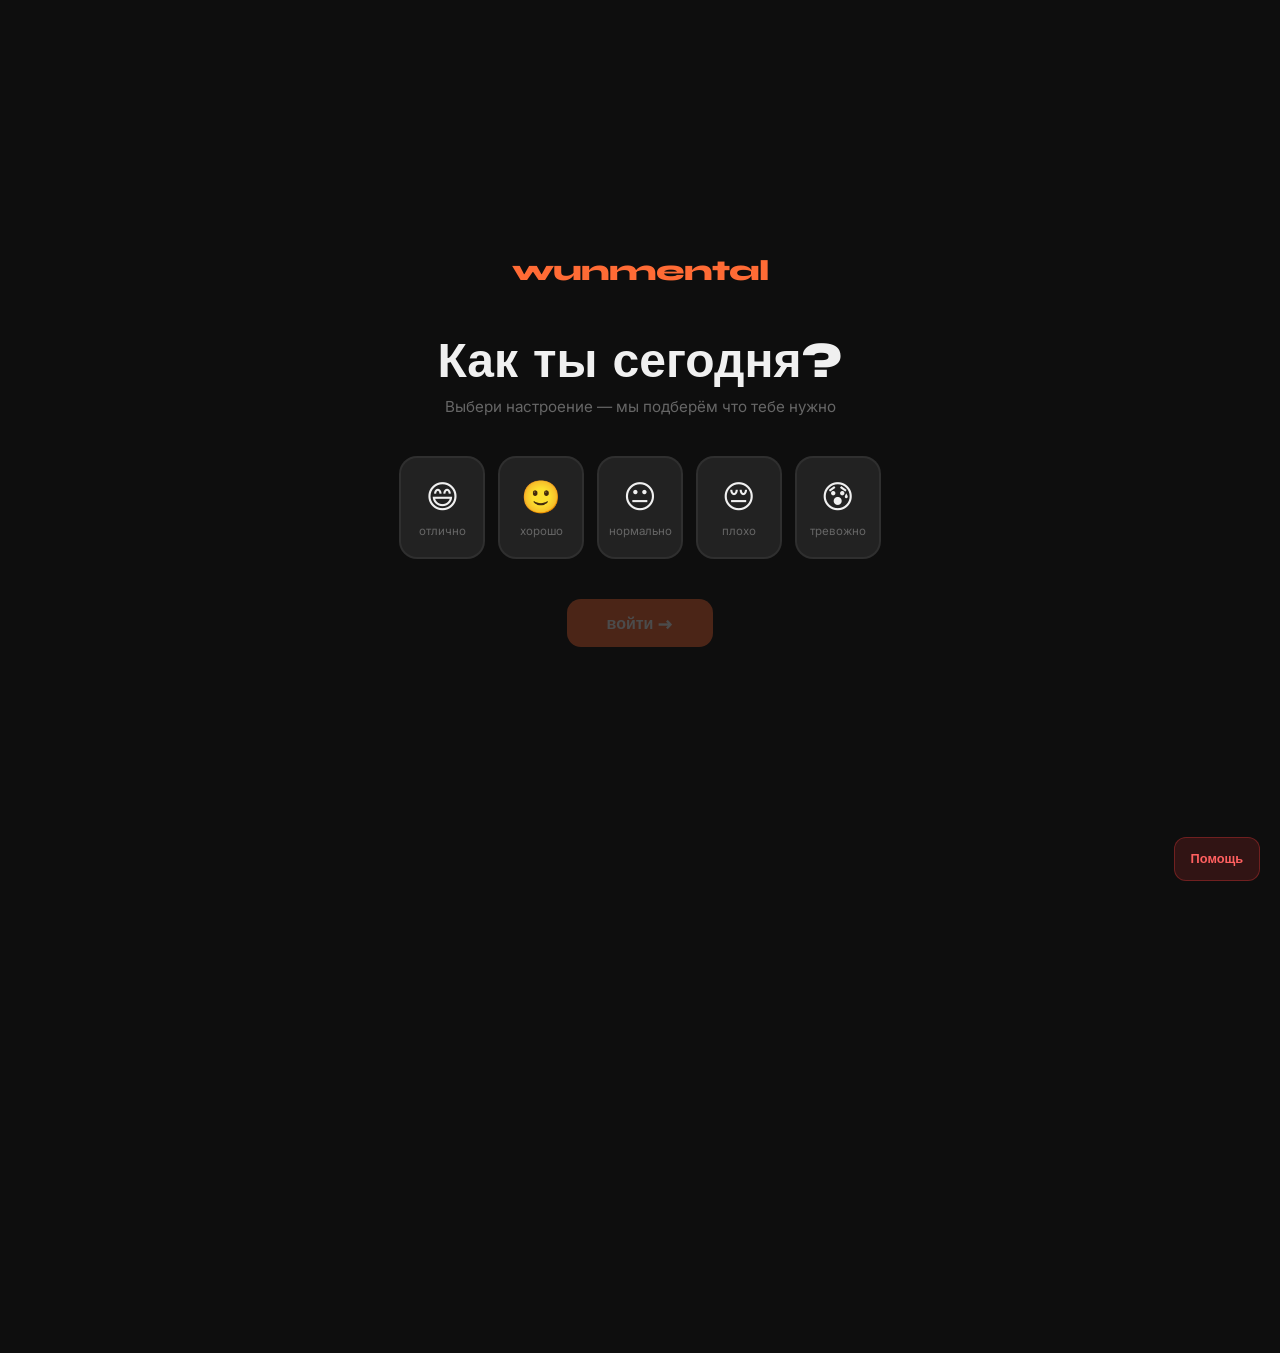
<file: index.html>
﻿<!DOCTYPE html>
<html lang="ru">
<head>
<meta charset="UTF-8">
<meta name="viewport" content="width=device-width, initial-scale=1.0">
<meta name="description" content="Wunmental — сайт с психологическими тестами, поддержкой сообщества и мягким трекером состояния.">
<meta property="og:title" content="Wunmental">
<meta property="og:description" content="Научно обоснованные тесты, публичные посты сообщества и спокойный интерфейс поддержки.">
<meta property="og:type" content="website">
<meta name="theme-color" content="#0e0e0e">
<meta name="color-scheme" content="dark light">
<title>Wunmental</title>
<link rel="icon" href="data:image/svg+xml,%3Csvg xmlns='http://www.w3.org/2000/svg' viewBox='0 0 64 64'%3E%3Ctext y='50' x='8' font-size='48'%3E%F0%9F%A7%A0%3C/text%3E%3C/svg%3E">
<link rel="preconnect" href="https://fonts.googleapis.com">
<link rel="preconnect" href="https://fonts.gstatic.com" crossorigin>
<link rel="preload" as="style" href="https://fonts.googleapis.com/css2?family=Syne:wght@400;700;800&family=Inter:wght@300;400;500;600&display=swap" onload="this.onload=null;this.rel='stylesheet'">
<noscript><link href="https://fonts.googleapis.com/css2?family=Syne:wght@400;700;800&family=Inter:wght@300;400;500;600&display=swap" rel="stylesheet"></noscript>
<style>
:root {
  --bg:#0e0e0e;--bg2:#141414;--card:#1a1a1a;--card2:#222222;--card3:#2a2a2a;
  --orange:#ff6b35;--orange2:#ff8c5a;--orange3:rgba(255,107,53,0.12);--orange4:rgba(255,107,53,0.25);
  --grey:#888;--grey2:#555;--text:#f0f0f0;--muted:#666;
  --border:rgba(255,255,255,0.06);--border2:rgba(255,107,53,0.2);
}
*{margin:0;padding:0;box-sizing:border-box;}
html{scroll-behavior:smooth;}
body{font-family:'Inter',system-ui,-apple-system,'Segoe UI',sans-serif;background:var(--bg);background-image:var(--bg-pattern,none);background-size:cover;background-position:center;background-attachment:fixed;color:var(--text);min-height:100vh;overflow-x:hidden;}
button,input,textarea,select{font:inherit;}
:focus-visible{outline:2px solid var(--orange);outline-offset:2px;}
body[data-bg="default"]{--bg-pattern:none;}
body[data-bg="bg1"]{--bg-pattern:linear-gradient(rgba(8,8,8,.56),rgba(8,8,8,.56)),url('assets/backgrounds/bg1.jfif');}
body[data-bg="bg2"]{--bg-pattern:linear-gradient(rgba(8,8,8,.54),rgba(8,8,8,.54)),url('assets/backgrounds/bg2.jfif');}
body[data-bg="bg3"]{--bg-pattern:linear-gradient(rgba(8,8,8,.58),rgba(8,8,8,.58)),url('assets/backgrounds/bg3.jfif');}
body[data-bg="bg4"]{--bg-pattern:linear-gradient(rgba(8,8,8,.6),rgba(8,8,8,.6)),url('assets/backgrounds/bg4.jfif');}
body[data-bg="bg5"]{--bg-pattern:linear-gradient(rgba(8,8,8,.55),rgba(8,8,8,.55)),url('assets/backgrounds/bg5.jfif');}
 
#sos-btn{position:fixed;bottom:1.2rem;right:1.2rem;z-index:9999;padding:.5rem 1rem;border-radius:12px;background:rgba(255,60,60,.15);border:1px solid rgba(255,60,60,.3);color:#ff6060;font-family:'Syne',sans-serif;font-weight:700;font-size:.8rem;cursor:pointer;transition:all .2s;min-height:44px;}
#sos-btn:hover{background:rgba(255,60,60,.25);}

#mood-gate{position:fixed;inset:0;z-index:500;background:var(--bg);display:flex;flex-direction:column;align-items:center;justify-content:center;text-align:center;padding:2rem;transition:opacity .6s,transform .6s;}
#mood-gate.hide{opacity:0;transform:scale(1.03);pointer-events:none;visibility:hidden;}
.gate-logo{font-family:'Syne',sans-serif;font-size:1.8rem;font-weight:800;color:var(--orange);margin-bottom:3rem;letter-spacing:-1px;}
.gate-q{font-family:'Syne',sans-serif;font-size:clamp(1.8rem,5vw,3rem);font-weight:800;margin-bottom:.5rem;line-height:1.1;}
.gate-sub{color:var(--muted);font-size:.95rem;margin-bottom:2.5rem;}
.gate-moods{display:flex;gap:.8rem;justify-content:center;flex-wrap:wrap;margin-bottom:2.5rem;}
.gate-mood{display:flex;flex-direction:column;align-items:center;gap:.5rem;padding:1.2rem .9rem;border-radius:18px;width:86px;border:2px solid var(--border);background:var(--card2);cursor:pointer;transition:all .2s;}
.gate-mood:hover,.gate-mood.sel{border-color:var(--orange);background:var(--orange3);transform:translateY(-4px);}
.gate-mood-emoji{font-size:2rem;}
.gate-mood-label{font-size:.72rem;color:var(--muted);}
.gate-mood.sel .gate-mood-label{color:var(--orange2);}
.gate-btn{padding:.9rem 2.5rem;border-radius:14px;background:var(--orange);color:white;font-family:'Syne',sans-serif;font-weight:800;font-size:1rem;border:none;cursor:pointer;transition:all .2s;opacity:.25;pointer-events:none;}
.gate-btn.on{opacity:1;pointer-events:all;}
.gate-btn.on:hover{background:var(--orange2);transform:translateY(-2px);}
 
#app{opacity:0;transition:opacity .5s;pointer-events:none;}
#app.on{opacity:1;pointer-events:all;}
 
nav{position:fixed;top:0;left:0;right:0;z-index:100;display:flex;align-items:center;justify-content:space-between;padding:.9rem 1.4rem;background:rgba(14,14,14,.92);backdrop-filter:blur(20px);border-bottom:1px solid var(--border);}
.logo{font-family:'Syne',sans-serif;font-size:1.3rem;font-weight:800;color:var(--orange);letter-spacing:-0.5px;}
.nav-links{display:none;}
.nl{padding:.4rem .9rem;border-radius:10px;font-size:.82rem;color:var(--muted);cursor:pointer;transition:all .2s;border:1px solid transparent;}
.nl:hover,.nl.on{color:var(--text);border-color:var(--border);background:var(--card2);}
.nl.on{color:var(--orange);}
.page{display:none;padding-top:5.4rem;min-height:100vh;padding-left:7rem;}
.page.on{display:block;}
.menu-btn{width:44px;height:44px;border-radius:12px;border:1px solid var(--border);background:var(--card2);display:flex;align-items:center;justify-content:center;cursor:pointer;gap:4px;flex-direction:column;}
.menu-btn span{display:block;width:18px;height:2px;background:var(--text);border-radius:999px;}
.menu-drawer{position:fixed;top:4.7rem;right:1rem;z-index:150;width:min(280px,calc(100vw - 2rem));background:var(--card);border:1px solid var(--border);border-radius:18px;padding:.8rem;display:none;box-shadow:0 20px 60px rgba(0,0,0,.28);}
.menu-drawer.on{display:block;}
.drawer-link{display:block;width:100%;text-align:left;padding:.85rem 1rem;border:none;background:transparent;border-radius:12px;color:var(--text);cursor:pointer;font:inherit;}
.drawer-link:hover,.drawer-link.on{background:var(--card2);color:var(--orange2);}
.left-rail{position:fixed;top:5.4rem;left:0;bottom:0;width:86px;padding:1rem .8rem;display:flex;flex-direction:column;gap:.7rem;border-right:1px solid var(--border);background:rgba(14,14,14,.72);backdrop-filter:blur(20px);z-index:90;}
.rail-item{display:flex;flex-direction:column;align-items:center;justify-content:center;gap:.35rem;padding:.7rem .45rem;border-radius:16px;border:1px solid transparent;background:transparent;color:var(--muted);cursor:pointer;font-size:.72rem;text-align:center;transition:all .2s;line-height:1.2;}
.rail-item:hover,.rail-item.on{background:var(--card2);border-color:var(--border);color:var(--orange2);}
.rail-icon{font-size:1.2rem;}
.stats-row{display:none;}
.auth-soon{position:fixed;inset:0;z-index:10000;background:rgba(0,0,0,.65);display:none;align-items:center;justify-content:center;padding:1rem;}
.auth-soon.on{display:flex;}
.auth-card{width:min(480px,100%);background:var(--card);border:1px solid var(--border);border-radius:18px;padding:1.4rem;}
.auth-title{font-family:'Syne',sans-serif;font-size:1.2rem;font-weight:700;margin-bottom:.35rem;}
.auth-sub{font-size:.86rem;color:var(--muted);line-height:1.5;margin-bottom:1rem;}
.auth-field{display:flex;flex-direction:column;gap:.35rem;margin-bottom:.75rem;}
.auth-field label{font-size:.78rem;color:var(--muted);}
.auth-field input{padding:.75rem .9rem;border-radius:12px;background:var(--card2);border:1px solid var(--border);color:var(--text);outline:none;}
.auth-field input:focus{border-color:var(--orange);}
.auth-note{margin-top:.7rem;font-size:.78rem;color:var(--orange2);}
.auth-tabs{display:flex;gap:.45rem;margin-bottom:.95rem;}
.auth-tab{flex:1;padding:.6rem .8rem;border-radius:11px;border:1px solid var(--border);background:var(--card2);color:var(--muted);font-family:'Syne',sans-serif;font-size:.8rem;font-weight:700;cursor:pointer;transition:all .2s;}
.auth-tab:hover,.auth-tab.on{border-color:var(--orange);color:var(--orange2);}
.auth-msg{min-height:1.25rem;margin-bottom:.45rem;font-size:.8rem;color:#ff8f8f;}
.auth-msg.ok{color:#8ad7a7;}
 
.home-hero{min-height:88vh;display:flex;flex-direction:column;align-items:center;justify-content:center;text-align:center;padding:2rem;position:relative;overflow:hidden;}
.home-hero>*:not(.hero-bg){position:relative;z-index:1;}
.hero-bg{position:absolute;inset:0;background:radial-gradient(ellipse 60% 50% at 50% 60%,rgba(255,107,53,.07) 0%,transparent 70%);pointer-events:none;z-index:0;}
.mood-badge{display:inline-flex;align-items:center;gap:.5rem;padding:.45rem 1.1rem;border-radius:20px;background:var(--orange3);border:1px solid var(--border2);font-size:.85rem;color:var(--orange2);margin-bottom:1.8rem;}
.hero-title{font-family:'Syne',sans-serif;font-size:clamp(2rem,7vw,4.8rem);font-weight:800;line-height:1.05;letter-spacing:-2px;margin-bottom:1rem;}
.hero-title span{color:var(--orange);}
.hero-sub{font-size:1rem;color:var(--muted);max-width:440px;line-height:1.7;margin-bottom:2.5rem;}
.cta-row{display:flex;gap:.8rem;flex-wrap:wrap;justify-content:center;margin-bottom:3rem;position:relative;z-index:2;}
.btn{padding:.75rem 1.6rem;border-radius:12px;font-family:'Syne',sans-serif;font-weight:700;font-size:.9rem;cursor:pointer;border:none;transition:all .2s;}
.btn,.drawer-link,.rail-item,.auth-tab,.profile-tab,.bg-btn,.reaction-btn,.preset-btn,.focus-link,.theme-toggle,.chat-sb,.qb,.close-btn,.help-phone,.community-link-btn{min-height:44px;}
.btn-o{background:var(--orange);color:white;}
.btn-o:hover{background:var(--orange2);transform:translateY(-2px);}
.btn-g{background:transparent;color:var(--text);border:1px solid var(--border);}
.btn-g:hover{border-color:var(--orange);color:var(--orange2);}
 
.tracker-wrap{max-width:700px;width:100%;margin:0 auto;padding:0 2rem 4rem;}
.tracker-card{background:var(--card);border:1px solid var(--border);border-radius:20px;padding:1.5rem;}
.tracker-title{font-family:'Syne',sans-serif;font-weight:700;font-size:1rem;margin-bottom:1.2rem;display:flex;align-items:center;gap:.5rem;}
.tracker-title span{width:8px;height:8px;border-radius:50%;background:var(--orange);display:inline-block;}
.tracker-graph{height:80px;position:relative;margin-bottom:1rem;}
.tracker-days{display:flex;justify-content:space-between;}
.tracker-day{text-align:center;font-size:.7rem;color:var(--muted);}
.graph-line{position:absolute;top:0;left:0;width:100%;height:100%;}
.stats-row{display:flex;gap:1rem;justify-content:center;flex-wrap:wrap;padding:0 2rem 3rem;max-width:820px;margin:0 auto;}
.stat-c{background:var(--card);border:1px solid var(--border);border-radius:14px;padding:1.2rem 1.5rem;text-align:center;flex:1;min-width:130px;}
.stat-n{font-family:'Syne',sans-serif;font-size:1.9rem;font-weight:800;color:var(--orange);}
.stat-l{font-size:.78rem;color:var(--muted);margin-top:.3rem;}
 
.ph{text-align:center;padding:2rem 2rem 1.5rem;}
.pt{font-family:'Syne',sans-serif;font-size:1.9rem;font-weight:800;margin-bottom:.4rem;}
.ps{color:var(--muted);font-size:.9rem;}
.tests-grid{display:grid;grid-template-columns:repeat(auto-fit,minmax(260px,1fr));gap:1rem;padding:1rem 2rem 3rem;max-width:960px;margin:0 auto;}
.test-card{background:var(--card);border:1px solid var(--border);border-radius:18px;padding:1.4rem;cursor:pointer;transition:all .2s;position:relative;overflow:hidden;}
.test-card::before{content:'';position:absolute;top:0;left:0;right:0;height:2px;background:var(--orange);opacity:0;transition:opacity .2s;}
.test-card:hover{border-color:var(--border2);transform:translateY(-3px);}
.test-card:hover::before{opacity:1;}
.test-badge{display:inline-block;padding:.2rem .6rem;border-radius:6px;font-size:.68rem;font-weight:700;letter-spacing:.5px;text-transform:uppercase;margin-bottom:.8rem;}
.badge-sci{background:rgba(255,107,53,.15);color:var(--orange2);}
.badge-own{background:rgba(100,100,255,.12);color:#a0a0ff;}
.test-icon{font-size:1.8rem;margin-bottom:.6rem;}
.test-name{font-family:'Syne',sans-serif;font-weight:700;font-size:1rem;margin-bottom:.3rem;}
.test-desc{font-size:.82rem;color:var(--muted);line-height:1.5;}
.test-meta{margin-top:.8rem;font-size:.72rem;color:var(--orange2);font-weight:500;}
 
.quiz-wrap{max-width:620px;margin:0 auto;padding:0 2rem 3rem;display:none;}
.quiz-wrap.on{display:block;}
.back-btn{background:none;border:none;color:var(--muted);cursor:pointer;font-size:.85rem;margin-bottom:1rem;display:flex;align-items:center;gap:.3rem;}
.back-btn:hover{color:var(--text);}
.quiz-card{background:var(--card);border:1px solid var(--border);border-radius:22px;padding:2rem;}
.qprog{display:flex;gap:.3rem;margin-bottom:1.5rem;}
.qd{height:3px;flex:1;border-radius:2px;background:var(--border);transition:background .3s;}
.qd.done{background:var(--orange);}
.q-label{font-size:.72rem;color:var(--orange2);font-weight:700;letter-spacing:1px;text-transform:uppercase;margin-bottom:.6rem;}
.q-text{font-family:'Syne',sans-serif;font-weight:700;font-size:1rem;margin-bottom:1.4rem;line-height:1.4;color:var(--muted);}
.q-opts{display:flex;flex-direction:column;gap:.6rem;}
.q-opt{padding:.85rem 1.1rem;border-radius:12px;border:1px solid var(--border);background:var(--card2);cursor:pointer;transition:all .2s;font-size:.9rem;text-align:left;color:var(--text);display:flex;gap:.8rem;align-items:center;}
.q-opt:hover{border-color:var(--orange);color:var(--orange2);}
.q-opt.sel{border-color:var(--orange);background:var(--orange3);color:var(--orange2);}
.q-num{width:22px;height:22px;border-radius:6px;background:var(--card3);font-size:.75rem;font-weight:700;display:flex;align-items:center;justify-content:center;flex-shrink:0;color:var(--muted);}
.q-opt.sel .q-num{background:var(--orange);color:white;}
.q-nav{display:flex;justify-content:space-between;align-items:center;margin-top:1.4rem;}
.q-counter{font-size:.82rem;color:var(--muted);}
.r-wrap{text-align:center;padding:.5rem 0;}
.r-emoji{font-size:3.5rem;margin-bottom:1rem;}
.r-score{font-family:'Syne',sans-serif;font-size:.8rem;font-weight:700;color:var(--orange2);letter-spacing:1px;text-transform:uppercase;margin-bottom:.4rem;}
.r-title{font-family:'Syne',sans-serif;font-size:1.5rem;font-weight:800;margin-bottom:.6rem;}
.r-text{color:var(--muted);line-height:1.65;margin-bottom:1.5rem;font-size:.95rem;}
.r-routes{display:flex;gap:.6rem;justify-content:center;flex-wrap:wrap;margin-bottom:1.5rem;}
.route-btn{padding:.65rem 1.2rem;border-radius:12px;font-family:'Syne',sans-serif;font-weight:700;font-size:.82rem;cursor:pointer;border:none;transition:all .2s;display:flex;align-items:center;gap:.4rem;}
.route-urgent{background:rgba(255,60,60,.15);color:#ff7070;border:1px solid rgba(255,60,60,.25);}
.route-self{background:var(--orange3);color:var(--orange2);border:1px solid var(--border2);}
.route-talk{background:rgba(100,200,150,.1);color:#80d9a0;border:1px solid rgba(100,200,150,.2);}
.r-section{text-align:left;margin-bottom:1rem;}
.r-sec-title{font-size:.72rem;color:var(--orange2);font-weight:700;letter-spacing:1px;text-transform:uppercase;margin-bottom:.5rem;}
.r-tip{display:flex;gap:.7rem;padding:.75rem;background:var(--card2);border-radius:10px;margin-bottom:.35rem;font-size:.87rem;line-height:1.4;}
 
.myths-grid{display:grid;grid-template-columns:repeat(auto-fit,minmax(250px,1fr));gap:1rem;padding:1rem 2rem 3rem;max-width:960px;margin:0 auto;}
.myth-card{background:var(--card);border:1px solid var(--border);border-radius:18px;padding:1.3rem;cursor:pointer;min-height:160px;transition:all .2s;}
.myth-card:hover{border-color:var(--border2);}
.myth-card.flipped .myth-front{display:none;}
.myth-card.flipped .myth-back{display:block;}
.myth-card .myth-back{display:none;}
.myth-tag{font-size:.68rem;font-weight:700;letter-spacing:1px;text-transform:uppercase;margin-bottom:.7rem;}
.myth-tag.m{color:#ff9090;}
.myth-tag.f{color:#80d9a0;}
.myth-text{font-size:.9rem;line-height:1.5;}
.myth-hint{font-size:.7rem;color:var(--muted);margin-top:.8rem;}
.myth-card.flipped{background:rgba(100,200,150,.06);border-color:rgba(100,200,150,.2);}
 
.wins-wrap{max-width:500px;margin:0 auto;padding:1rem 2rem 3rem;text-align:center;}
.wins-card{background:var(--card);border:1px solid var(--border);border-radius:22px;padding:2.5rem 2rem;margin-bottom:1.5rem;}
.wins-task{font-family:'Syne',sans-serif;font-size:1.3rem;font-weight:700;margin-bottom:.5rem;min-height:2rem;}
.wins-sub{color:var(--muted);font-size:.9rem;margin-bottom:1.5rem;}
.wins-done{display:flex;gap:1rem;justify-content:center;margin-top:1rem;}
.ach-badge{display:inline-flex;align-items:center;gap:.4rem;padding:.4rem .9rem;border-radius:20px;background:var(--orange3);border:1px solid var(--border2);font-size:.8rem;color:var(--orange2);font-weight:600;}
 
.help-grid{display:grid;grid-template-columns:repeat(auto-fit,minmax(260px,1fr));gap:1rem;padding:1rem 2rem 3rem;max-width:960px;margin:0 auto;}
.help-card{background:var(--card);border:1px solid var(--border);border-radius:18px;padding:1.4rem;}
.help-type{font-size:.68rem;letter-spacing:1.5px;font-weight:600;color:var(--muted);margin-bottom:.7rem;text-transform:uppercase;}
.help-name{font-family:'Syne',sans-serif;font-weight:700;font-size:1rem;margin-bottom:.3rem;}
.help-desc{font-size:.83rem;color:var(--muted);margin-bottom:.9rem;line-height:1.5;}
.help-phone{display:block;padding:.65rem 1rem;border-radius:11px;background:var(--orange3);border:1px solid var(--border2);font-family:'Syne',sans-serif;font-weight:700;font-size:1rem;color:var(--orange2);text-align:center;margin-bottom:.4rem;transition:all .2s;cursor:pointer;}
.help-phone:hover{background:var(--orange4);}
.help-hrs{font-size:.72rem;color:var(--muted);text-align:center;}
.inline-link-btn{padding:0;border:none;background:none;color:var(--orange2);font:inherit;font-weight:700;cursor:pointer;}
.inline-link-btn:hover{text-decoration:underline;}
.sos-banner{margin:1rem auto 1.5rem;background:rgba(255,60,60,.08);border:1px solid rgba(255,60,60,.2);border-radius:18px;padding:1.3rem 1.5rem;max-width:920px;display:grid;grid-template-columns:auto minmax(0,1fr) auto;gap:1rem;align-items:center;}
.sos-icon{font-size:1.8rem;display:flex;align-items:center;justify-content:center;}
.sos-t{text-align:left;}
.sos-t h3{font-family:'Syne',sans-serif;font-weight:700;color:#ff7070;margin-bottom:.2rem;font-size:.95rem;}
.sos-t p{font-size:.82rem;color:var(--muted);}
.sos-n{font-family:'Syne',sans-serif;font-size:1.3rem;font-weight:800;color:#ff7070;justify-self:end;white-space:nowrap;}
 
.chat-wrap{max-width:620px;margin:0 auto;padding:1rem 2rem;display:flex;flex-direction:column;height:calc(100vh - 5rem);}
.chat-hdr{display:flex;align-items:center;gap:.9rem;padding:1rem;background:var(--card);border:1px solid var(--border);border-radius:14px;margin-bottom:.9rem;}
.bot-av{width:42px;height:42px;border-radius:12px;background:linear-gradient(135deg,var(--orange),#ff9f60);display:flex;align-items:center;justify-content:center;font-size:1.2rem;flex-shrink:0;}
.bot-nm{font-family:'Syne',sans-serif;font-weight:700;font-size:.95rem;}
.bot-st{font-size:.75rem;color:var(--orange2);}
.chat-msgs{flex:1;overflow-y:auto;display:flex;flex-direction:column;gap:.7rem;padding:.3rem 0;margin-bottom:.8rem;}
.msg{max-width:80%;padding:.85rem 1rem;border-radius:14px;font-size:.9rem;line-height:1.5;animation:mIn .25s ease;}
@keyframes mIn{from{opacity:0;transform:translateY(6px)}to{opacity:1;transform:translateY(0)}}
.msg.bot{background:var(--card);border:1px solid var(--border);align-self:flex-start;border-bottom-left-radius:3px;}
.msg.user{background:var(--orange);color:white;align-self:flex-end;border-bottom-right-radius:3px;}
.chat-q{display:flex;flex-wrap:wrap;gap:.4rem;margin-bottom:.7rem;}
.qb{padding:.35rem .8rem;border-radius:20px;border:1px solid var(--border);background:var(--card2);font-size:.78rem;cursor:pointer;transition:all .2s;color:var(--text);}
.qb:hover{border-color:var(--orange);color:var(--orange2);}
.chat-ir{display:flex;gap:.4rem;}
.chat-in{flex:1;padding:.85rem 1.1rem;border-radius:12px;background:var(--card);border:1px solid var(--border);color:var(--text);font-size:.9rem;font-family:'Inter',sans-serif;outline:none;transition:border-color .2s;}
.chat-in:focus{border-color:var(--orange);}
.chat-in::placeholder{color:var(--muted);}
.chat-sb{width:44px;height:44px;border-radius:12px;background:var(--orange);border:none;cursor:pointer;display:flex;align-items:center;justify-content:center;font-size:1rem;color:white;transition:all .2s;flex-shrink:0;}
.chat-sb:hover{background:var(--orange2);}
.typing{display:flex;gap:4px;padding:.85rem 1rem;background:var(--card);border:1px solid var(--border);border-radius:14px;border-bottom-left-radius:3px;align-self:flex-start;}
.typing span{width:5px;height:5px;border-radius:50%;background:var(--muted);animation:bo 1.2s infinite;}
.typing span:nth-child(2){animation-delay:.2s;}
.typing span:nth-child(3){animation-delay:.4s;}
@keyframes bo{0%,60%,100%{transform:translateY(0)}30%{transform:translateY(-5px)}}
 
.close-btn{margin-top:2rem;padding:.6rem 1.5rem;border-radius:12px;background:var(--card2);border:1px solid var(--border);color:var(--muted);cursor:pointer;font-size:.85rem;}
.theme-toggle{padding:.45rem .9rem;border-radius:10px;border:1px solid var(--border);background:var(--card2);color:var(--text);cursor:pointer;font-family:'Syne',sans-serif;font-size:.8rem;font-weight:700;transition:all .2s;}
.theme-toggle:hover{border-color:var(--orange);color:var(--orange2);}
.feature-wrap{max-width:1100px;margin:0 auto;padding:1rem 2rem 3rem;}
.feature-grid,.groups-grid,.story-list,.support-list,.roadmap-grid,.focus-grid{display:grid;grid-template-columns:repeat(auto-fit,minmax(240px,1fr));gap:1rem;}
.feature-card,.story-card,.support-card,.digest-card,.focus-card,.roadmap-card{background:var(--card);border:1px solid var(--border);border-radius:18px;padding:1.3rem;}
.feature-kicker{font-size:.7rem;letter-spacing:1px;text-transform:uppercase;color:var(--orange2);margin-bottom:.65rem;font-weight:700;}
.feature-title{font-family:'Syne',sans-serif;font-size:1.1rem;font-weight:700;margin-bottom:.45rem;}
.feature-text{font-size:.86rem;line-height:1.6;color:var(--muted);}
.profile-grid{display:grid;grid-template-columns:repeat(auto-fit,minmax(260px,1fr));gap:1rem;}
.profile-shell{max-width:980px;}
.profile-hero-card{background:linear-gradient(180deg,rgba(255,107,53,.1),rgba(255,107,53,.03));border:1px solid var(--border2);border-radius:24px;padding:1.4rem 1.5rem;}
.profile-hero-main{display:flex;gap:1.1rem;align-items:center;}
.profile-avatar{width:92px;height:92px;border-radius:24px;background:linear-gradient(180deg,var(--card2),var(--card3));border:1px solid var(--border);position:relative;flex-shrink:0;overflow:hidden;}
.profile-avatar::before{content:'';position:absolute;top:18px;left:50%;transform:translateX(-50%);width:28px;height:28px;border-radius:50%;background:rgba(255,255,255,.78);}
.profile-avatar::after{content:'';position:absolute;left:50%;bottom:10px;transform:translateX(-50%);width:58px;height:38px;border-radius:22px 22px 14px 14px;background:rgba(255,255,255,.78);}
.profile-badge{display:inline-flex;align-items:center;gap:.4rem;padding:.34rem .72rem;border-radius:999px;background:rgba(255,255,255,.08);border:1px solid var(--border);font-size:.76rem;color:var(--orange2);font-weight:700;margin-bottom:.7rem;}
.profile-name{font-family:'Syne',sans-serif;font-size:clamp(1.4rem,3vw,2rem);font-weight:800;line-height:1.08;}
.profile-handle{margin-top:.25rem;font-size:.9rem;color:var(--orange2);font-weight:600;}
.profile-copy{margin-top:.55rem;max-width:720px;font-size:.9rem;line-height:1.7;color:var(--muted);}
.profile-metrics{display:grid;grid-template-columns:repeat(4,minmax(0,1fr));gap:.8rem;margin-top:1.25rem;}
.profile-metric{padding:1rem 1.05rem;border-radius:18px;background:rgba(255,255,255,.04);border:1px solid var(--border);}
.profile-metric-value{font-family:'Syne',sans-serif;font-size:1.45rem;font-weight:800;color:var(--text);}
.profile-metric-label{margin-top:.28rem;font-size:.76rem;line-height:1.45;color:var(--muted);}
.account-status{padding:.9rem 1rem;border-radius:14px;background:var(--card2);border:1px solid var(--border);font-size:.86rem;line-height:1.55;color:var(--muted);}
.account-status strong{color:var(--text);}
.profile-auth-card{margin-top:1rem;}
.profile-manage{display:none;}
.profile-tabs{display:flex;gap:.55rem;flex-wrap:wrap;margin:1rem 0;}
.profile-tab{padding:.68rem 1rem;border-radius:12px;border:1px solid var(--border);background:var(--card);color:var(--muted);font-family:'Syne',sans-serif;font-size:.82rem;font-weight:700;cursor:pointer;transition:all .2s;}
.profile-tab:hover,.profile-tab.on{border-color:var(--orange);color:var(--orange2);background:var(--card2);}
.profile-view{display:none;}
.profile-view.on{display:block;}
.profile-overview-grid{display:grid;grid-template-columns:repeat(2,minmax(0,1fr));gap:1rem;}
.profile-stream,.history-list{display:flex;flex-direction:column;gap:.8rem;margin-top:1rem;}
.profile-item,.history-item,.profile-empty{background:var(--card);border:1px solid var(--border);border-radius:18px;padding:1rem 1.1rem;}
.profile-empty{color:var(--muted);line-height:1.65;}
.profile-item-top{display:flex;align-items:flex-start;justify-content:space-between;gap:1rem;margin-bottom:.55rem;}
.profile-item-label{display:inline-flex;align-items:center;gap:.4rem;padding:.28rem .62rem;border-radius:999px;background:var(--orange3);border:1px solid var(--border2);font-size:.68rem;color:var(--orange2);font-weight:700;letter-spacing:.5px;text-transform:uppercase;}
.profile-item-meta{font-size:.76rem;color:var(--muted);margin-top:.3rem;}
.profile-item-body{margin-top:.55rem;font-size:.9rem;line-height:1.7;color:var(--text);}
.history-item{display:flex;gap:.9rem;align-items:flex-start;}
.history-icon{width:38px;height:38px;border-radius:12px;background:var(--orange3);border:1px solid var(--border2);display:flex;align-items:center;justify-content:center;font-size:1rem;flex-shrink:0;}
.history-title{font-family:'Syne',sans-serif;font-size:.92rem;font-weight:700;}
.history-detail{margin-top:.22rem;font-size:.82rem;line-height:1.55;color:var(--muted);}
.history-time{margin-top:.36rem;font-size:.72rem;color:var(--orange2);}
.bg-grid,.ach-grid{display:grid;grid-template-columns:repeat(auto-fit,minmax(150px,1fr));gap:.75rem;margin-top:.9rem;}
.bg-card,.ach-card{border-radius:14px;border:1px solid var(--border);background:var(--card2);padding:.95rem;display:flex;flex-direction:column;gap:.45rem;}
.bg-card.on{border-color:var(--orange);}
.bg-name,.ach-name{font-family:'Syne',sans-serif;font-size:.88rem;font-weight:700;}
.bg-desc,.ach-desc{font-size:.78rem;line-height:1.5;color:var(--muted);}
.bg-preview{width:100%;aspect-ratio:16/10;border-radius:10px;border:1px solid var(--border);background-size:cover;background-position:center;overflow:hidden;background-color:var(--card3);}
.bg-preview-img{display:block;width:100%;height:100%;object-fit:cover;}
.bg-btn{margin-top:auto;padding:.45rem .7rem;border-radius:10px;border:1px solid var(--border);background:transparent;color:var(--text);cursor:pointer;font-family:'Syne',sans-serif;font-size:.76rem;font-weight:700;transition:all .2s;}
.bg-btn:hover{border-color:var(--orange);color:var(--orange2);}
.bg-btn[disabled]{cursor:not-allowed;opacity:.45;}
.ach-card.locked{opacity:.58;filter:saturate(.7);}
.tag-unlock,.tag-lock{display:inline-flex;align-self:flex-start;padding:.2rem .5rem;border-radius:999px;font-size:.65rem;letter-spacing:.5px;text-transform:uppercase;font-weight:700;}
.tag-unlock{background:rgba(100,200,150,.12);border:1px solid rgba(100,200,150,.3);color:#9de0b7;}
.tag-lock{background:rgba(255,255,255,.05);border:1px solid var(--border);color:var(--muted);}
.chatbot-soon{max-width:760px;margin:1rem auto 3rem;padding:2rem;background:var(--card);border:1px solid var(--border);border-radius:22px;text-align:center;}
.chatbot-soon h3{font-family:'Syne',sans-serif;font-size:1.6rem;margin-bottom:.5rem;}
.chatbot-soon p{color:var(--muted);line-height:1.6;}
.group-pill{display:inline-flex;align-items:center;gap:.45rem;padding:.45rem .8rem;border-radius:999px;background:var(--orange3);border:1px solid var(--border2);color:var(--orange2);font-size:.8rem;font-weight:600;margin:.25rem .35rem .25rem 0;}
.story-form textarea,.support-form textarea,.diary-area{width:100%;padding:1rem 1.1rem;border-radius:16px;background:var(--card2);border:1px solid var(--border);color:var(--text);font:inherit;outline:none;resize:vertical;min-height:130px;}
.story-form textarea:focus,.support-form textarea:focus,.diary-area:focus{border-color:var(--orange);}
.inline-actions{display:flex;gap:.7rem;flex-wrap:wrap;margin-top:1rem;}
.story-meta,.support-meta,.diary-meta,.focus-meta{font-size:.76rem;color:var(--muted);}
.story-body,.support-body{margin:.8rem 0 1rem;line-height:1.65;color:var(--text);}
.reaction-row,.preset-row,.focus-links{display:flex;gap:.45rem;flex-wrap:wrap;}
.reaction-btn,.preset-btn,.focus-link{padding:.42rem .8rem;border-radius:999px;border:1px solid var(--border);background:var(--card2);color:var(--text);cursor:pointer;transition:all .2s;text-decoration:none;}
.reaction-btn:hover,.preset-btn:hover,.focus-link:hover{border-color:var(--orange);transform:translateY(-1px);color:var(--orange2);}
.community-shell{display:flex;flex-direction:column;gap:1rem;}
.community-shell [id]{scroll-margin-top:6.2rem;}
.community-hero{display:grid;grid-template-columns:minmax(0,1.2fr) minmax(280px,.8fr);gap:1rem;align-items:stretch;}
.community-banner,.community-stat{background:linear-gradient(180deg,rgba(255,107,53,.08),rgba(255,107,53,.03));border:1px solid var(--border2);border-radius:24px;}
.community-banner{padding:1.5rem;position:relative;overflow:hidden;}
.community-banner::after{content:'';position:absolute;right:-40px;bottom:-70px;width:180px;height:180px;border-radius:50%;background:radial-gradient(circle,rgba(255,107,53,.16),transparent 68%);pointer-events:none;}
.community-title{font-family:'Syne',sans-serif;font-size:clamp(1.5rem,3vw,2.2rem);line-height:1.08;font-weight:800;margin-bottom:.7rem;max-width:620px;}
.community-copy{font-size:.94rem;line-height:1.7;color:var(--muted);max-width:660px;}
.community-actions{display:flex;gap:.7rem;flex-wrap:wrap;margin-top:1.1rem;}
.community-groups{display:flex;flex-wrap:wrap;gap:.35rem;margin-top:1rem;}
.community-metrics{display:grid;grid-template-columns:repeat(2,minmax(0,1fr));gap:1rem;}
.community-stat{padding:1.15rem;display:flex;flex-direction:column;gap:.45rem;justify-content:space-between;min-height:148px;}
.community-stat strong{font-family:'Syne',sans-serif;font-size:1.05rem;line-height:1.2;}
.community-stat p{font-size:.82rem;line-height:1.55;color:var(--muted);}
.community-stat-label{font-size:.68rem;letter-spacing:1px;text-transform:uppercase;color:var(--orange2);font-weight:700;}
.community-layout{display:grid;grid-template-columns:minmax(0,1.2fr) minmax(300px,.8fr);gap:1rem;align-items:start;}
.community-main,.community-side{display:flex;flex-direction:column;gap:1rem;}
.community-panel{background:var(--card);border:1px solid var(--border);border-radius:22px;padding:1.3rem;box-shadow:0 18px 40px rgba(0,0,0,.14);}
.community-panel.soft{background:linear-gradient(180deg,rgba(255,255,255,.02),transparent);}
.community-panel .feature-title{margin-bottom:.35rem;}
.community-note{margin-top:.6rem;padding:.8rem .95rem;border-radius:14px;background:rgba(255,255,255,.03);border:1px solid var(--border);font-size:.82rem;line-height:1.55;color:var(--muted);}
.community-composer-grid{display:grid;grid-template-columns:repeat(2,minmax(0,1fr));gap:1rem;}
.community-list{display:flex;flex-direction:column;gap:.85rem;margin-top:1rem;}
.community-list:empty::before{content:'Пока здесь тихо. Первое сообщение может быть твоим.';display:block;padding:1rem 1.1rem;border-radius:16px;background:var(--card2);border:1px dashed var(--border2);color:var(--muted);font-size:.84rem;line-height:1.6;}
.community-digest{display:grid;grid-template-columns:repeat(2,minmax(0,1fr));gap:.75rem;margin-top:1rem;}
.story-card,.support-card{padding:1.05rem 1.1rem;border-radius:18px;background:linear-gradient(180deg,rgba(255,255,255,.02),transparent);border:1px solid var(--border);}
.story-top,.support-top{display:flex;align-items:flex-start;justify-content:space-between;gap:1rem;margin-bottom:.65rem;}
.story-badge,.support-badge{display:inline-flex;align-items:center;gap:.4rem;padding:.28rem .62rem;border-radius:999px;background:var(--orange3);border:1px solid var(--border2);font-size:.68rem;letter-spacing:.5px;text-transform:uppercase;color:var(--orange2);font-weight:700;}
.story-ghost{padding:.28rem .6rem;border-radius:999px;background:var(--card2);border:1px solid var(--border);font-size:.72rem;color:var(--muted);white-space:nowrap;}
.story-body,.support-body{margin:.2rem 0 .95rem;font-size:.92rem;line-height:1.72;color:var(--text);}
.reaction-btn{background:rgba(255,255,255,.03);}
.reaction-btn:hover{background:var(--orange3);}
.community-link-btn{display:inline-flex;align-items:center;justify-content:center;padding:.65rem 1rem;border-radius:12px;border:1px solid var(--border);background:transparent;color:var(--text);text-decoration:none;font-family:'Syne',sans-serif;font-size:.8rem;font-weight:700;transition:all .2s;}
.community-link-btn:hover{border-color:var(--orange);color:var(--orange2);}
.diary-shell{max-width:900px;margin:0 auto;padding:1rem 2rem 3rem;}
.diary-card{background:var(--card);border:1px solid var(--border);border-radius:22px;padding:1.5rem;}
.diary-toolbar{display:flex;justify-content:space-between;gap:1rem;flex-wrap:wrap;align-items:center;margin-bottom:1rem;}
.diary-note{margin-top:1rem;padding:1rem 1.1rem;border-radius:14px;background:rgba(100,200,150,.08);border:1px solid rgba(100,200,150,.16);font-size:.84rem;color:#9bd6b0;}
.focus-timer{font-family:'Syne',sans-serif;font-size:clamp(2.4rem,8vw,4rem);font-weight:800;letter-spacing:-2px;margin:.7rem 0;}
.digest-big{font-family:'Syne',sans-serif;font-size:2rem;font-weight:800;color:var(--orange);}
.roadmap-card{position:relative;overflow:hidden;}
.roadmap-card::before{content:'Скоро';position:absolute;top:1rem;right:1rem;padding:.25rem .55rem;border-radius:999px;background:var(--orange3);border:1px solid var(--border2);color:var(--orange2);font-size:.66rem;font-weight:700;letter-spacing:.6px;text-transform:uppercase;}
.roadmap-card .test-name{padding-right:3.4rem;}
body.light{
  --bg:#f7f2ea;--bg2:#fff7ef;--card:#fffdf8;--card2:#f4ede4;--card3:#eadfce;
  --orange:#d25b24;--orange2:#f07a43;--orange3:rgba(210,91,36,0.1);--orange4:rgba(210,91,36,0.18);
  --grey:#85776d;--grey2:#bcae9d;--text:#241a14;--muted:#6d5d52;
  --border:rgba(36,26,20,0.08);--border2:rgba(210,91,36,0.22);
}
body.light nav{background:rgba(247,242,234,.9);}
body.light .msg.user{color:#fff;}
body.light .left-rail{background:rgba(247,242,234,.75);}
@media (max-width:768px){
  body{background-attachment:scroll;}
  nav{padding:.8rem 1rem;}
  .chat-wrap{max-width:none;width:100%;height:calc(100dvh - 4.8rem);min-height:calc(100dvh - 4.8rem);padding:0 1rem 6.2rem;}
  .diary-toolbar{align-items:flex-start;}
  .left-rail{width:100%;height:auto;top:auto;bottom:0;left:0;right:0;border-right:none;border-top:1px solid var(--border);flex-direction:row;justify-content:flex-start;padding:.55rem .65rem;overflow-x:auto;overflow-y:hidden;gap:.55rem;scrollbar-width:none;}
  .left-rail::-webkit-scrollbar{display:none;}
  .page{padding-left:0;padding-bottom:5.5rem;}
  .rail-item{flex:0 0 auto;min-width:88px;}
  .feature-wrap{padding:1rem 1rem 6.4rem;}
  .auth-card{padding:1rem;border-radius:14px;}
  .auth-tabs{flex-wrap:wrap;}
  .inline-actions .btn{flex:1;min-width:120px;}
  .tests-grid,.feature-grid,.help-grid,.myths-grid,.profile-overview-grid,.community-metrics,.community-digest,.community-composer-grid,.community-layout,.community-hero{grid-template-columns:1fr;}
  .bg-grid,.ach-grid{grid-template-columns:1fr;}
  .profile-hero-main{flex-direction:column;align-items:flex-start;}
  .profile-metrics{display:grid;grid-template-columns:repeat(2,minmax(0,1fr));}
  .profile-overview-grid{grid-template-columns:1fr;}
  .community-banner,.community-panel,.community-stat{border-radius:18px;}
  .chatbot-soon{min-height:calc(100dvh - 10rem);display:flex;flex-direction:column;justify-content:center;}
  .hero-title{font-size:clamp(1.9rem,9vw,3.2rem);}
  .hero-sub,.feature-text,.ps,.story-body,.support-body{font-size:.88rem;}
  .pt,.community-title,.profile-name{font-size:clamp(1.35rem,6vw,2rem);}
  .feature-title,.help-name,.test-name{font-size:.98rem;}
  .sos-banner{grid-template-columns:1fr;text-align:center;}
  .sos-icon,.sos-n{justify-self:center;}
  .sos-t{text-align:center;}
  #sos-btn{bottom:5.25rem;right:.8rem;}
}
@media (max-width:480px){
  .gate-mood{width:74px;padding:1rem .55rem;}
  .gate-mood-emoji{font-size:1.7rem;}
  .feature-card,.story-card,.support-card,.digest-card{padding:1rem;}
  .auth-field input{padding:.68rem .8rem;}
  .profile-metrics,.bg-grid,.ach-grid{grid-template-columns:1fr;}
  .profile-tabs .profile-tab{width:100%;}
  .community-metrics,.community-digest{grid-template-columns:1fr;}
  .community-actions .btn,.community-link-btn{width:100%;}
  .hero-sub,.feature-text,.story-body,.support-body,.profile-copy,.community-copy{font-size:.84rem;}
  .btn,.drawer-link,.profile-tab,.auth-tab{font-size:.84rem;}
}
@media (prefers-reduced-motion: reduce){
  html{scroll-behavior:auto;}
  *,*::before,*::after{animation-duration:.01ms !important;animation-iteration-count:1 !important;transition-duration:.01ms !important;}
}
::-webkit-scrollbar{width:3px;}
::-webkit-scrollbar-track{background:transparent;}
::-webkit-scrollbar-thumb{background:var(--border);border-radius:2px;}
</style>
</head>
<body>
 
<button id="sos-btn" type="button" title="Открыть помощь" onclick="openHelp()">Помощь</button>
 
<div class="auth-soon" id="authSoon" role="dialog" aria-modal="true" aria-hidden="true" aria-labelledby="authSoonTitle">
  <div class="auth-card">
    <div class="auth-title" id="authSoonTitle">Аккаунт</div>
    <div class="auth-sub" id="authSoonReason">Войди в аккаунт, чтобы публиковать посты и использовать чаты.</div>
    <div class="auth-tabs" role="tablist" aria-label="Вход и регистрация">
      <button id="authTabLogin" class="auth-tab on" type="button" role="tab" aria-selected="true" onclick="switchAuthTab('login')">Вход</button>
      <button id="authTabRegister" class="auth-tab" type="button" role="tab" aria-selected="false" onclick="switchAuthTab('register')">Регистрация</button>
    </div>
    <div id="authMsg" class="auth-msg" aria-live="polite"></div>
    <div id="authLoginPanel" role="tabpanel">
      <div class="auth-field">
        <label for="authLogin">Логин</label>
        <input id="authLogin" type="text" placeholder="Введите логин">
      </div>
      <div class="auth-field">
        <label for="authPassword">Пароль</label>
        <input id="authPassword" type="password" placeholder="Введите пароль">
      </div>
      <div class="inline-actions" style="margin-top:.4rem;">
        <button class="btn btn-o" onclick="submitAuthSoon()">Войти</button>
        <button class="btn btn-g" onclick="closeAuthSoon()">Закрыть</button>
      </div>
    </div>
    <div id="authRegisterPanel" role="tabpanel" style="display:none;">
      <div class="auth-field">
        <label for="regLogin">Логин</label>
        <input id="regLogin" type="text" placeholder="Придумайте логин">
      </div>
      <div class="auth-field">
        <label for="regPassword">Пароль</label>
        <input id="regPassword" type="password" placeholder="Придумайте пароль">
      </div>
      <div class="auth-field">
        <label for="regPassword2">Повторите пароль</label>
        <input id="regPassword2" type="password" placeholder="Повторите пароль">
      </div>
      <div class="inline-actions" style="margin-top:.4rem;">
        <button class="btn btn-o" onclick="registerAccount()">Создать аккаунт</button>
        <button class="btn btn-g" onclick="closeAuthSoon()">Закрыть</button>
      </div>
    </div>
    <div class="auth-note" id="authStatusNote">Данные аккаунта сохраняются локально в этом браузере.</div>
  </div>
</div>
 
<div id="mood-gate">
  <div class="gate-logo">wunmental</div>
  <h1 class="gate-q">Как ты сегодня?</h1>
  <p class="gate-sub">Выбери настроение — мы подберём что тебе нужно</p>
  <div class="gate-moods">
    <div class="gate-mood" onclick="pickMood(this,'отлично','😄')"><div class="gate-mood-emoji">😄</div><div class="gate-mood-label">отлично</div></div>
    <div class="gate-mood" onclick="pickMood(this,'хорошо','🙂')"><div class="gate-mood-emoji">🙂</div><div class="gate-mood-label">хорошо</div></div>
    <div class="gate-mood" onclick="pickMood(this,'нормально','😐')"><div class="gate-mood-emoji">😐</div><div class="gate-mood-label">нормально</div></div>
    <div class="gate-mood" onclick="pickMood(this,'плохо','😔')"><div class="gate-mood-emoji">😔</div><div class="gate-mood-label">плохо</div></div>
    <div class="gate-mood" onclick="pickMood(this,'тревожно','😰')"><div class="gate-mood-emoji">😰</div><div class="gate-mood-label">тревожно</div></div>
  </div>
  <button class="gate-btn" id="gateBtn" onclick="enterApp()">войти →</button>
</div>
 
<div id="app">
  <nav>
    <div class="logo">wunmental</div>
    <button class="menu-btn" type="button" onclick="toggleMenu()" aria-label="Открыть меню" aria-controls="menuDrawer" aria-expanded="false"><span></span><span></span><span></span></button>
  </nav>
  <div class="menu-drawer" id="menuDrawer" role="navigation" aria-hidden="true" aria-label="Меню сайта">
    <button class="drawer-link" type="button" data-page="profile" aria-current="false" onclick="pg('profile')">Профиль</button>
    <button class="drawer-link on" type="button" data-page="home" aria-current="page" onclick="pg('home')">Главная</button>
    <button class="drawer-link" type="button" data-page="tests" aria-current="false" onclick="pg('tests')">Тесты</button>
    <button class="drawer-link" type="button" data-page="myths" aria-current="false" onclick="pg('myths')">Мифы</button>
    <button class="drawer-link" type="button" data-page="wins" aria-current="false" onclick="pg('wins')">Мини-задачи</button>
    <button class="drawer-link" type="button" data-page="help" aria-current="false" onclick="pg('help')">Помощь</button>
    <button class="drawer-link" type="button" data-page="chatbot" aria-current="false" onclick="pg('chatbot')">Чат-бот</button>
  </div>
  <aside class="left-rail">
    <button class="rail-item" type="button" data-rail="profile" onclick="sidebarJump('profile')"><span class="rail-icon">👤</span><span>Профиль</span></button>
    <button class="rail-item" type="button" data-rail="community" onclick="sidebarJump('community')"><span class="rail-icon">🏠</span><span>Сообщество</span></button>
    <button class="rail-item" type="button" data-rail="chats" onclick="sidebarJump('chats')"><span class="rail-icon">💬</span><span>Чаты</span></button>
    <button class="rail-item" type="button" data-rail="post" onclick="sidebarJump('post')"><span class="rail-icon">＋</span><span>Пост</span></button>
  </aside>

  <div id="page-profile" class="page">
    <div class="ph"><div class="pt">Профиль 👤</div><div class="ps">Публичный профиль, оформление сайта и история активности.</div></div>
    <div class="feature-wrap profile-shell">
      <div class="profile-hero-card">
        <div class="profile-hero-main">
          <div class="profile-avatar" aria-hidden="true"></div>
          <div>
            <div class="profile-badge" id="profileSessionBadge">Профиль не открыт</div>
            <div class="profile-name" id="profileDisplayName">Войдите, чтобы открыть профиль</div>
            <div class="profile-handle" id="profileHandle">Демо-режим без сервера</div>
            <div class="profile-copy" id="profileBio">Сейчас профиль, фон и история активности работают локально в этом браузере. Когда подключим сервер, здесь сможет жить уже настоящий публичный профиль.</div>
          </div>
        </div>
        <div class="profile-metrics" id="profileStats"></div>
      </div>

      <div class="feature-card profile-auth-card">
        <div class="feature-kicker">Аккаунт</div>
        <div class="feature-title">Вход / Регистрация</div>
        <div class="feature-text" style="margin-bottom:.7rem;">Обычный вход: логин и пароль. Без Google и без сторонних сервисов.</div>
        <div class="account-status" id="profileAuthStatus">Для публикаций, чатов и сохранения фона войдите в аккаунт.</div>
        <div class="auth-tabs" id="profileAuthTabs" role="tablist" aria-label="Вход и регистрация" style="margin-top:.75rem;">
          <button id="profileTabLogin" class="auth-tab on" type="button" role="tab" aria-selected="true" onclick="switchProfileAuthTab('login')">Вход</button>
          <button id="profileTabRegister" class="auth-tab" type="button" role="tab" aria-selected="false" onclick="switchProfileAuthTab('register')">Регистрация</button>
        </div>
        <div id="profileAuthMsg" class="auth-msg" aria-live="polite"></div>
        <div id="profileLoginPanel" role="tabpanel">
          <div class="auth-field">
            <label for="profileLogin">Логин</label>
            <input id="profileLogin" type="text" placeholder="Введите логин">
          </div>
          <div class="auth-field">
            <label for="profilePassword">Пароль</label>
            <input id="profilePassword" type="password" placeholder="Введите пароль">
          </div>
          <div class="inline-actions">
            <button class="btn btn-o" onclick="submitProfileLogin()">Войти</button>
          </div>
        </div>
        <div id="profileRegisterPanel" role="tabpanel" style="display:none;">
          <div class="auth-field">
            <label for="profileRegLogin">Логин</label>
            <input id="profileRegLogin" type="text" placeholder="Придумайте логин">
          </div>
          <div class="auth-field">
            <label for="profileRegPassword">Пароль</label>
            <input id="profileRegPassword" type="password" placeholder="Придумайте пароль">
          </div>
          <div class="auth-field">
            <label for="profileRegPassword2">Повторите пароль</label>
            <input id="profileRegPassword2" type="password" placeholder="Повторите пароль">
          </div>
          <div class="inline-actions">
            <button class="btn btn-o" onclick="submitProfileRegister()">Создать аккаунт</button>
          </div>
        </div>
        <div id="profileManagePanel" class="profile-manage">
          <div class="account-status" id="profileManageStatus">Вы вошли в аккаунт.</div>
          <div class="inline-actions">
            <button class="btn btn-g" id="profileLogoutBtn" onclick="logoutAccount()">Выйти</button>
          </div>
        </div>
        <div class="auth-note" id="profileAccountHint">Данные аккаунта хранятся локально в этом браузере.</div>
      </div>

      <div class="profile-tabs" role="tablist" aria-label="Вкладки профиля">
        <button class="profile-tab on" type="button" role="tab" aria-selected="true" data-profile-tab="overview" onclick="switchProfileView('overview')">Обзор</button>
        <button class="profile-tab" type="button" role="tab" aria-selected="false" data-profile-tab="posts" onclick="switchProfileView('posts')">Посты</button>
        <button class="profile-tab" type="button" role="tab" aria-selected="false" data-profile-tab="comments" onclick="switchProfileView('comments')">Комментарии</button>
        <button class="profile-tab" type="button" role="tab" aria-selected="false" data-profile-tab="history" onclick="switchProfileView('history')">История</button>
      </div>

      <div id="profileOverviewPanel" class="profile-view on" role="tabpanel">
        <div class="profile-overview-grid">
          <div class="feature-card">
            <div class="feature-kicker">Обзор</div>
            <div class="feature-title">Что уже открыто в профиле</div>
            <div class="feature-text">Здесь видны основные счётчики, текущий статус аккаунта и всё, что уже открыто в демо-версии профиля.</div>
            <div class="account-status" id="profileOverviewNote" style="margin-top:1rem;">После входа здесь появятся твои публикации, достижения и история действий.</div>
          </div>
          <div class="feature-card">
            <div class="feature-kicker">Темы сайта</div>
            <div class="feature-title">Выберите фон</div>
            <div class="feature-text">Обычный фон тоже можно вернуть в один клик. Выбранный вариант сохраняется для этого профиля.</div>
            <div id="backgroundGrid" class="bg-grid"></div>
          </div>
        </div>

        <div class="feature-card" style="margin-top:1rem;">
          <div class="feature-kicker">Карточки</div>
          <div class="feature-title">Достижения профиля</div>
          <div class="feature-text">Мягкие карточки открываются по мере прохождения тестов и активности на сайте.</div>
          <div id="achievementGrid" class="ach-grid"></div>
        </div>
      </div>

      <div id="profilePostsPanel" class="profile-view" role="tabpanel">
        <div class="feature-card">
          <div class="feature-kicker">Публикации</div>
          <div class="feature-title">Твои посты в сообществе</div>
          <div class="feature-text">Здесь собраны все посты и сигналы поддержки, которые были опубликованы с твоим логином.</div>
          <div id="profilePostsList" class="profile-stream"></div>
        </div>
      </div>

      <div id="profileCommentsPanel" class="profile-view" role="tabpanel">
        <div class="feature-card">
          <div class="feature-kicker">Комментарии</div>
          <div class="feature-title">Раздел под следующий этап</div>
          <div id="profileCommentsList" class="profile-stream"></div>
        </div>
      </div>

      <div id="profileHistoryPanel" class="profile-view" role="tabpanel">
        <div class="feature-card">
          <div class="feature-kicker">История</div>
          <div class="feature-title">Последние действия профиля</div>
          <div class="feature-text">Лента активности показывает входы, выбор фона, публикации и прохождение тестов.</div>
          <div id="profileHistoryList" class="history-list"></div>
        </div>
      </div>
    </div>
  </div>
  
  <div id="page-home" class="page on">
    <div class="home-hero">
      <div class="hero-bg"></div>
      <div class="mood-badge" id="moodBadge">👋 Привет!</div>
      <h1 class="hero-title">Ваше здоровье —<br><span>наш главный приоритет</span></h1>
      <p class="hero-sub">Пройди научно обоснованные тесты, отслеживай динамику состояния и получи конкретную помощь.</p>
      <div class="cta-row">
        <button type="button" class="btn btn-o" onclick="pg('tests')">пройти тест</button>
        <button type="button" class="btn btn-g" onclick="pg('community')">посмотреть сообщество</button>
      </div>
    </div>
    <div class="tracker-wrap">
      <div class="tracker-card">
        <div class="tracker-title"><span></span> Трекер настроения — последние 7 дней</div>
        <div class="tracker-graph">
          <svg class="graph-line" id="moodGraph" viewBox="0 0 300 80" preserveAspectRatio="none">
            <defs><linearGradient id="grd" x1="0" y1="0" x2="0" y2="1"><stop offset="0%" stop-color="#ff6b35" stop-opacity=".3"/><stop offset="100%" stop-color="#ff6b35" stop-opacity="0"/></linearGradient></defs>
          </svg>
        </div>
        <div class="tracker-days" id="trackerDays"></div>
      </div>
    </div>
    <div class="feature-wrap">
      <div class="feature-grid">
        <div class="feature-card">
          <div class="feature-kicker">Новое</div>
          <div class="feature-title">Посты сообщества</div>
          <div class="feature-text">Можно писать публичные посты от своего профиля и получать быстрые реакции поддержки.</div>
        </div>
        <div class="feature-card">
          <div class="feature-kicker">Новый модуль</div>
          <div class="feature-title">Аккаунты и доступ</div>
          <div class="feature-text">Публикации и чаты работают через обычный вход по логину и паролю без сторонних сервисов.</div>
        </div>
        <div class="feature-card">
          <div class="feature-kicker">Сообщество</div>
          <div class="feature-title">Посты и обсуждения</div>
          <div class="feature-text">Слева теперь есть быстрый доступ к профилю, сообществу, чатам и созданию нового поста.</div>
        </div>
      </div>
    </div>
  </div>
 
  <div id="page-tests" class="page">
    <div class="ph"><div class="pt">Тесты 🧠</div><div class="ps">Научно обоснованные инструменты самодиагностики. Результат — не диагноз, а ориентир.</div></div>
    <div id="tests-grid" class="tests-grid">
      <div class="test-card" onclick="startTest('beck')"><div class="test-badge badge-sci">Научный · Шкала Бека</div><div class="test-icon">🧩</div><div class="test-name">Уровень депрессии (BDI)</div><div class="test-desc">Опросник Бека — мировой стандарт самодиагностики депрессии с 1961 года.</div><div class="test-meta">⏱ 5 минут · 21 вопрос</div></div>
      <div class="test-card" onclick="startTest('spielberger')"><div class="test-badge badge-sci">Научный · Спилбергер-Ханин</div><div class="test-icon">⚡</div><div class="test-name">Тревожность (STAI)</div><div class="test-desc">Разделяет ситуативную тревогу (сейчас) и личностную (всегда).</div><div class="test-meta">⏱ 4 минуты · 15 вопросов</div></div>
      <div class="test-card" onclick="startTest('chen')"><div class="test-badge badge-sci">Научный · Шкала Чена</div><div class="test-icon">📱</div><div class="test-name">Интернет-зависимость (CIAS)</div><div class="test-desc">Шкала интернет-зависимости Чена — признанный инструмент диагностики.</div><div class="test-meta">⏱ 4 минуты · 15 вопросов</div></div>
      <div class="test-card" onclick="startTest('phq9')"><div class="test-badge badge-sci">Научный · PHQ-9</div><div class="test-icon">🩺</div><div class="test-name">Скрининг депрессии (PHQ-9)</div><div class="test-desc">Краткая международная шкала для первичной оценки депрессивной симптоматики.</div><div class="test-meta">⏱ 2 минуты · 9 вопросов</div></div>
      <div class="test-card" onclick="startTest('gad7')"><div class="test-badge badge-sci">Научный · GAD-7</div><div class="test-icon">📊</div><div class="test-name">Скрининг тревоги (GAD-7)</div><div class="test-desc">Оценивает выраженность генерализованной тревоги по стандартному протоколу.</div><div class="test-meta">⏱ 2 минуты · 7 вопросов</div></div>
      <div class="test-card" onclick="startTest('rses')"><div class="test-badge badge-sci">Научный · RSES</div><div class="test-icon">🪞</div><div class="test-name">Самооценка Розенберга</div><div class="test-desc">Классический опросник глобальной самооценки из 10 утверждений.</div><div class="test-meta">⏱ 3 минуты · 10 вопросов</div></div>
      <div class="test-card" onclick="startTest('ucla')"><div class="test-badge badge-sci">Научный · UCLA</div><div class="test-icon">🧭</div><div class="test-name">Шкала одиночества UCLA</div><div class="test-desc">Оценивает субъективное ощущение одиночества в повседневной жизни.</div><div class="test-meta">⏱ 4 минуты · 20 вопросов</div></div>
      <div class="test-card" onclick="startTest('mps')"><div class="test-badge badge-sci">Научный · MPS</div><div class="test-icon">🎓</div><div class="test-name">Перфекционизм Фроста</div><div class="test-desc">Показывает, как давление стандартов и самокритика влияют на тебя.</div><div class="test-meta">⏱ 7 минут · 35 вопросов</div></div>
      <div class="test-card" onclick="startTest('lay')"><div class="test-badge badge-sci">Научный · Lay</div><div class="test-icon">⏳</div><div class="test-name">Прокрастинация Лэя</div><div class="test-desc">Показывает склонность откладывать дела и выпадать из ритма.</div><div class="test-meta">⏱ 4 минуты · 20 вопросов</div></div>
      <div class="test-card" onclick="startTest('tas20')"><div class="test-badge badge-sci">Научный · TAS-20</div><div class="test-icon">🧠</div><div class="test-name">Алекситимия (TAS-20)</div><div class="test-desc">Оценка трудностей в распознавании и описании своих эмоций.</div><div class="test-meta">⏱ 4 минуты · 20 вопросов</div></div>
      <div class="test-card" onclick="startTest('maddi')"><div class="test-badge badge-sci">Научный · Hardiness</div><div class="test-icon">🛡️</div><div class="test-name">Жизнестойкость Мадди</div><div class="test-desc">Вовлеченность, контроль и готовность к вызовам в стрессовой ситуации.</div><div class="test-meta">⏱ 4 минуты · 18 вопросов</div></div>
      <div class="test-card" onclick="startTest('lazarus')"><div class="test-badge badge-sci">Научный · Coping</div><div class="test-icon">🧯</div><div class="test-name">Копинг-стратегии Лазаруса</div><div class="test-desc">Показывает, какие способы справляться со стрессом ты используешь чаще.</div><div class="test-meta">⏱ 5 минут · 24 вопроса</div></div>
      <div class="test-card" onclick="startTest('msceit')"><div class="test-badge badge-sci">Адаптация · EQ</div><div class="test-icon">🌪</div><div class="test-name">MSCEIT (адапт.)</div><div class="test-desc">Скрининг навыков распознавания и регуляции эмоций в социальных ситуациях. </div><div class="test-meta">⏱ 3 минуты · 16 вопросов</div></div>
    </div>
    <div id="quiz-wrap" class="quiz-wrap">
      <button class="back-btn" onclick="backToTests()">← назад к тестам</button>
      <div class="quiz-card">
        <div class="qprog" id="qProg"></div>
        <div id="qContent"></div>
      </div>
    </div>
  </div>

  <div id="page-community" class="page">
    <div class="ph"><div class="pt">Сообщество</div><div class="ps">Публичные посты, группы по опыту, запросы на поддержку и недельный дайджест.</div></div>
    <div class="feature-wrap">
      <div class="community-shell">
        <section class="community-hero">
          <div class="community-banner" id="community-feed">
            <div class="feature-kicker">Лента поддержки</div>
            <h2 class="community-title">Здесь можно написать честно, от своего профиля и без лишнего шума</h2>
            <p class="community-copy">Сейчас лента работает как публичный режим профиля: у поста виден логин автора, а сервер и обновление в реальном времени мы добавим позже. Пока можно спокойно собрать структуру и подготовить сайт к хостингу.</p>
            <div class="community-actions">
              <button type="button" class="btn btn-o" onclick="sidebarJump('post')">Написать пост</button>
              <button type="button" class="btn btn-g" onclick="sidebarJump('chats')">Открыть чаты</button>
              <button type="button" class="btn btn-g" onclick="pg('profile')">Профиль</button>
            </div>
            <div class="community-groups">
              <span class="group-pill">я тоже интроверт</span>
              <span class="group-pill">я тоже из разведённой семьи</span>
              <span class="group-pill">давление оценок</span>
              <span class="group-pill">тревога перед экзаменами</span>
              <span class="group-pill">не могу уснуть</span>
              <span class="group-pill">чувствую одиночество</span>
            </div>
          </div>
          <div class="community-metrics">
            <div class="community-stat">
              <div class="community-stat-label">Формат</div>
              <strong>Публичный профиль без перегруза</strong>
              <p>Пост публикуется с логином автора, но интерфейс остаётся спокойным и не превращается в шумную соцсеть.</p>
            </div>
            <div class="community-stat">
              <div class="community-stat-label">Поддержка</div>
              <strong>Мягкие реакции вместо давления</strong>
              <p>Если нет сил писать длинный ответ, можно поддержать человека одним нажатием.</p>
            </div>
            <div class="community-stat">
              <div class="community-stat-label">Доступ</div>
              <strong>Посты и чаты через вход</strong>
              <p>Это помогает не превращать ленту в хаос и оставляет больше чувства безопасности.</p>
            </div>
            <div class="community-stat">
              <div class="community-stat-label">Маршрут</div>
              <strong>От ленты к помощи за пару кликов</strong>
              <p>Если нужно срочно, можно сразу уйти в раздел помощи без лишних экранов.</p>
            </div>
          </div>
        </section>

        <section class="community-layout">
          <div class="community-main">
            <div class="community-composer-grid">
              <div class="community-panel story-form soft" id="community-post">
                <div class="feature-kicker">Публикация</div>
                <div class="feature-title">Написать пост</div>
                <div class="feature-text">Подходит, когда хочется поделиться состоянием, мыслью или короткой историей от своего профиля.</div>
                <textarea id="storyInput" placeholder="Например: сегодня в школе было тяжело, и я хочу это просто выписать..."></textarea>
                <div class="inline-actions">
                  <button type="button" class="btn btn-o" onclick="submitStory()">Войти и опубликовать</button>
                  <button type="button" class="btn btn-g" onclick="prefillStory()">Нужна идея</button>
                </div>
                <div class="community-note">Публикация доступна после входа в аккаунт. Сейчас посты видны в публичной ленте с логином автора и сохраняются локально в браузере.</div>
              </div>

              <div class="community-panel support-form soft">
                <div class="feature-kicker">Поддержка</div>
                <div class="feature-title">Сигнал «мне плохо»</div>
                <div class="feature-text">Если писать длинную историю тяжело, можно оставить короткий запрос на отклик.</div>
                <textarea id="supportInput" placeholder="Коротко опиши, что происходит. Это сохранится в локальной стене поддержки сайта."></textarea>
                <div class="inline-actions">
                  <button type="button" class="btn btn-o" onclick="submitSupport()">Войти и отправить</button>
                  <button type="button" class="btn btn-g" onclick="pg('help')">Срочная помощь</button>
                </div>
                <div class="community-note">Такой формат подойдёт, если хочется коротко обозначить состояние. Запрос тоже публикуется от профиля и пока хранится локально.</div>
              </div>
            </div>

            <div class="community-panel">
              <div class="feature-kicker">Лента</div>
              <div class="feature-title">Свежие посты сообщества</div>
              <div class="feature-text">Реакции помогают поддержать без длинных комментариев и не перегружают человека.</div>
              <div id="storyList" class="community-list"></div>
            </div>
          </div>

          <aside class="community-side">
            <div class="community-panel" id="community-chats">
              <div class="feature-kicker">Чаты</div>
              <div class="feature-title">Комнаты по состояниям и темам</div>
              <div class="feature-text">Небольшие пространства для тех, кому проще зайти в разговор, чем писать длинный пост.</div>
              <div class="community-groups">
                <span class="group-pill">поддержка вечером</span>
                <span class="group-pill">антистресс перед учёбой</span>
                <span class="group-pill">разговор без осуждения</span>
              </div>
              <div class="community-actions">
                <button type="button" class="btn btn-o" onclick="sidebarJump('chats')">Войти в чаты</button>
                <button type="button" class="btn btn-g" onclick="pg('profile')">Открыть профиль</button>
              </div>
            </div>

            <div class="community-panel" id="community-profile">
              <div class="feature-kicker">Твой доступ</div>
              <div class="feature-title">Профиль и личные настройки</div>
              <div class="feature-text">Во вкладке «Профиль» можно войти в аккаунт, выбрать фон сайта и открыть карточки достижений.</div>
              <a class="community-link-btn" href="javascript:void(0)" onclick="pg('profile')">Перейти в профиль</a>
            </div>

            <div class="community-panel">
              <div class="feature-kicker">Ответы сообщества</div>
              <div class="feature-title">Кому сейчас нужна поддержка</div>
              <div class="community-note">Если узнаёшь себя в одном из запросов, можно поддержать человека реакцией, постом или переходом в помощь.</div>
              <div id="supportList" class="community-list"></div>
            </div>

            <div class="community-panel">
              <div class="feature-kicker">Дайджест</div>
              <div class="feature-title">Пульс сообщества за неделю</div>
              <div id="digestGrid" class="community-digest"></div>
            </div>
          </aside>
        </section>
      </div>
    </div>
  </div>

  <div id="page-myths" class="page">
    <div class="ph"><div class="pt">Мифы и факты 💡</div><div class="ps">Нажми на карточку чтобы узнать правду</div></div>
    <div class="myths-grid">
      <div class="myth-card" onclick="this.classList.toggle('flipped')"><div class="myth-front"><div class="myth-tag m">МИФ</div><div class="myth-text">«Обратиться к психологу — значит ты псих или слабак»</div><div class="myth-hint">👆 нажми чтобы узнать правду</div></div><div class="myth-back"><div class="myth-tag f">ФАКТ</div><div class="myth-text">К психологу ходят люди которые хотят разобраться в себе — это признак силы. Спортсмены, руководители, учёные работают с психологами регулярно.</div></div></div>
      <div class="myth-card" onclick="this.classList.toggle('flipped')"><div class="myth-front"><div class="myth-tag m">МИФ</div><div class="myth-text">«Психолог сообщит в школу или родителям»</div><div class="myth-hint">👆 нажми чтобы узнать правду</div></div><div class="myth-back"><div class="myth-tag f">ФАКТ</div><div class="myth-text">Работа с психологом конфиденциальна. Без твоего согласия он не может сообщать что-либо — это закреплено в профессиональном кодексе.</div></div></div>
      <div class="myth-card" onclick="this.classList.toggle('flipped')"><div class="myth-front"><div class="myth-tag m">МИФ</div><div class="myth-text">«Депрессия — это просто лень и нежелание шевелиться»</div><div class="myth-hint">👆 нажми чтобы узнать правду</div></div><div class="myth-back"><div class="myth-tag f">ФАКТ</div><div class="myth-text">Депрессия — заболевание с биологической основой. При ней нарушается выработка серотонина и дофамина. «Просто встань» — всё равно что «просто не болей».</div></div></div>
      <div class="myth-card" onclick="this.classList.toggle('flipped')"><div class="myth-front"><div class="myth-tag m">МИФ</div><div class="myth-text">«Тревога само пройдёт, нечего нервничать»</div><div class="myth-hint">👆 нажми чтобы узнать правду</div></div><div class="myth-back"><div class="myth-tag f">ФАКТ</div><div class="myth-text">Хроническая тревога не проходит сама — она накапливается. ВОЗ признаёт тревожные расстройства одними из самых распространённых болезней в мире.</div></div></div>
      <div class="myth-card" onclick="this.classList.toggle('flipped')"><div class="myth-front"><div class="myth-tag m">МИФ</div><div class="myth-text">«Буллинг — нормальная часть школьной жизни»</div><div class="myth-hint">👆 нажми чтобы узнать правду</div></div><div class="myth-back"><div class="myth-tag f">ФАКТ</div><div class="myth-text">Буллинг оставляет последствия на годы. Жертвы в 3 раза чаще страдают депрессией во взрослом возрасте. Это не норма.</div></div></div>
      <div class="myth-card" onclick="this.classList.toggle('flipped')"><div class="myth-front"><div class="myth-tag m">МИФ</div><div class="myth-text">«Много сидишь в телефоне — просто нет силы воли»</div><div class="myth-hint">👆 нажми чтобы узнать правду</div></div><div class="myth-back"><div class="myth-tag f">ФАКТ</div><div class="myth-text">Соцсети спроектированы нейробиологами специально чтобы создавать зависимость. Это не слабость — это борьба с профессионально созданной ловушкой.</div></div></div>
      <div class="myth-card" onclick="this.classList.toggle('flipped')"><div class="myth-front"><div class="myth-tag m">МИФ</div><div class="myth-text">«Плохой сон — лень, можно и 5 часов»</div><div class="myth-hint">👆 нажми чтобы узнать правду</div></div><div class="myth-back"><div class="myth-tag f">ФАКТ</div><div class="myth-text">При недосыпе снижается IQ, иммунитет и контроль эмоций. Хронический недосып у подростков связан с депрессией и плохой успеваемостью.</div></div></div>
      <div class="myth-card" onclick="this.classList.toggle('flipped')"><div class="myth-front"><div class="myth-tag m">МИФ</div><div class="myth-text">«Если тебе плохо — просто не думай об этом»</div><div class="myth-hint">👆 нажми чтобы узнать правду</div></div><div class="myth-back"><div class="myth-tag f">ФАКТ</div><div class="myth-text">Подавление эмоций не убирает их — они накапливаются. Психологи называют это «эмоциональным вытеснением» — оно приводит к взрывам и психосоматике.</div></div></div>
    </div>
  </div>
 
  <div id="page-wins" class="page">
    <div class="ph"><div class="pt">Мини-задачи 🎯</div><div class="ps">Когда сил нет на большое — сделай маленькое. Это работает.</div></div>
    <div class="wins-wrap">
      <div class="wins-card">
        <div class="wins-task" id="winsTask">Нажми кнопку — получи задание</div>
        <div class="wins-sub" id="winsSub">Каждое маленькое действие меняет состояние</div>
        <button class="btn btn-o" onclick="getWin()">дай задание</button>
        <div class="wins-done" id="winsDone" style="display:none;">
          <button class="btn btn-g" onclick="doneWin()">✓ выполнил</button>
          <button class="btn btn-g" onclick="getWin()">другое</button>
        </div>
      </div>
      <div id="winsAch" style="display:none;text-align:center;">
        <div class="ach-badge">🏅 +1 маленькая победа</div>
        <p style="color:var(--muted);font-size:.85rem;margin-top:.6rem;">Серьёзно, это важно. Каждое действие — шаг.</p>
      </div>
    </div>
  </div>
 
  <div id="page-help" class="page">
    <div class="ph"><div class="pt">Помощь в Туве 📞</div><div class="ps">Экстренные и социальные номера Республики Тыва. Нажми на карточку, чтобы сразу позвонить.</div></div>
    <div class="sos-banner">
      <div class="sos-icon" aria-hidden="true">🆘</div>
      <div class="sos-t"><h3>Если ситуация срочная прямо сейчас</h3><p>Для угрозы жизни и опасных ситуаций сначала звони в единую службу 112.</p></div>
      <div class="sos-n">112</div>
    </div>
    <div class="help-grid">
      <div class="help-card"><div class="help-type">Республика Тыва · Психологическая помощь</div><div class="help-name">Экстренная консультация психолога</div><div class="help-desc">Если тяжело, тревожно или нужен разговор с психологом прямо сейчас.</div><a class="help-phone" href="tel:+79632049009">8-963-204-90-09</a><div class="help-hrs">⏰ Публичный номер психологической помощи по региональным справочникам</div></div>
      <div class="help-card"><div class="help-type">Республика Тыва · Поддержка детей</div><div class="help-name">Детский телефон доверия</div><div class="help-desc">Подростковая и семейная психологическая помощь в регионе.</div><a class="help-phone" href="tel:+73942260007">8 (39422) 6-00-07</a><div class="help-hrs">⏰ Телефон доверия Республики Тыва</div></div>
      <div class="help-card"><div class="help-type">Республика Тыва · Минздрав</div><div class="help-name">Горячая линия Минздрава Тувы</div><div class="help-desc">Если нужна маршрутизация по медпомощи или жалоба на неоказание медицинских услуг.</div><a class="help-phone" href="tel:+73942256262">8 (39422) 5-62-62</a><div class="help-hrs">⏰ 9:00–18:00 по рабочим дням</div></div>
      <div class="help-card"><div class="help-type">Республика Тыва · Каа-Хем</div><div class="help-name">Каа-Хемская ЦКБ, Сарыг-Сеп</div><div class="help-desc">Справочный контакт районной больницы, если нужен локальный номер по Каа-Хему.</div><a class="help-phone" href="tel:+73942222593">8 (39422) 2-25-93</a><div class="help-hrs">⏰ Справочный контакт</div></div>
      <div class="help-card"><div class="help-type">Республика Тыва · Экстренно</div><div class="help-name">Единая служба помощи</div><div class="help-desc">Если опасно, страшно, нужна срочная помощь или не знаешь куда звонить.</div><a class="help-phone" href="tel:112">112</a><div class="help-hrs">⏰ Круглосуточно</div></div>
      <div class="help-card"><div class="help-type">Республика Тыва · Медицина</div><div class="help-name">Скорая помощь</div><div class="help-desc">Если человеку плохо физически, есть риск для здоровья или нужно срочно вызвать медиков.</div><a class="help-phone" href="tel:103">103</a><div class="help-hrs">⏰ Круглосуточно</div></div>
      <div class="help-card"><div class="help-type">Республика Тыва · Безопасность</div><div class="help-name">Полиция</div><div class="help-desc">Угроза, насилие, буллинг с риском для жизни, правонарушения и опасные ситуации.</div><a class="help-phone" href="tel:102">102</a><div class="help-hrs">⏰ Круглосуточно</div></div>
      <div class="help-card"><div class="help-type">Республика Тыва · Пожар и спасатели</div><div class="help-name">Пожарная охрана и МЧС</div><div class="help-desc">Пожар, задымление, спасательные работы и другие чрезвычайные ситуации.</div><a class="help-phone" href="tel:101">101</a><div class="help-hrs">⏰ Круглосуточно</div></div>
      <div class="help-card"><div class="help-type">Республика Тыва · Коммунальная авария</div><div class="help-name">Аварийная газовая служба</div><div class="help-desc">Если чувствуешь запах газа или есть подозрение на утечку.</div><a class="help-phone" href="tel:104">104</a><div class="help-hrs">⏰ Круглосуточно</div></div>
      <div class="help-card"><div class="help-type">Республика Тыва · МЧС</div><div class="help-name">Телефон доверия МЧС по Туве</div><div class="help-desc">Можно обратиться за консультацией и сообщить о тревожной или чрезвычайной ситуации.</div><a class="help-phone" href="tel:+73942299999">8 (39422) 9-99-99</a><div class="help-hrs">⏰ Круглосуточно</div></div>
      <div class="help-card"><div class="help-type">Республика Тыва · МЧС</div><div class="help-name">Оперативный дежурный</div><div class="help-desc">Круглосуточный номер Главного управления МЧС по Туве для экстренных сообщений и уточнений.</div><a class="help-phone" href="tel:+73942226444">8 (39422) 2-64-44</a><div class="help-hrs">⏰ Круглосуточно</div></div>
      <div class="help-card"><div class="help-type">Республика Тыва · МВД</div><div class="help-name">Телефон доверия МВД по Туве</div><div class="help-desc">Если нужна помощь полиции, хочешь сообщить о нарушении или опасной ситуации.</div><a class="help-phone" href="tel:+73942293597">8 (39422) 9-35-97</a><div class="help-hrs">⏰ По данным МВД/госресурсов региона</div></div>
    </div>
  </div>

  <div id="page-chatbot" class="page">
    <div class="ph"><div class="pt">Чат-бот 💬</div><div class="ps">Этот раздел готовим к следующему обновлению.</div></div>
    <div class="chatbot-soon">
      <h3>Скоро добавим</h3>
      <p>Запустим отдельный чат-бот с поддерживающими сценариями и безопасными подсказками.</p>
    </div>
  </div>
  
</div>
 
<script>
 
const DAYS=['Вс','Пн','Вт','Ср','Чт','Пт','Сб'];
const MOOD_VAL={отлично:5,хорошо:4,нормально:3,плохо:2,тревожно:1};
function getHistory(){ try{return JSON.parse(localStorage.getItem('wm_mood')||'{}');}catch{return{};} }
function saveHistory(h){ try{localStorage.setItem('wm_mood',JSON.stringify(h));}catch{} }

function openHelp(){
  const gate=document.getElementById('mood-gate');
  const app=document.getElementById('app');
  if(app)app.classList.add('on');
  if(gate&&gate.style.display!=='none'){
    markGateSeen();
    gate.classList.add('hide');
    setTimeout(()=>{
      if(gate)gate.style.display='none';
    },650);
  }
  pg('help');
}
 
function renderGraph(){
  const h=getHistory();
  const daysEl=document.getElementById('trackerDays');
  const svg=document.getElementById('moodGraph');
  const labels=[],vals=[];
  for(let i=6;i>=0;i--){
    const d=new Date(); d.setDate(d.getDate()-i);
    const key=d.toISOString().slice(0,10);
    labels.push(DAYS[d.getDay()]);
    vals.push(h[key]!==undefined?h[key]:null);
  }
  const dayFragment=document.createDocumentFragment();
  labels.forEach(label=>{
    dayFragment.append(createNode('div',{className:'tracker-day',text:label}));
  });
  daysEl.replaceChildren(dayFragment);
  if(vals.filter(v=>v!==null).length<2){
    svg.innerHTML=`<text x="150" y="45" text-anchor="middle" fill="#555" font-size="12" font-family="Inter">Заходи каждый день — появится график</text>`;
    return;
  }
  const pts=vals.map((v,i)=>v===null?null:{x:(i/6)*300,y:70-((v-1)/4)*60}).filter(Boolean);
  const linePts=pts.map(p=>`${p.x},${p.y}`).join(' ');
  const areaPts=`${pts[0].x},75 `+pts.map(p=>`${p.x},${p.y}`).join(' ')+` ${pts[pts.length-1].x},75`;
  svg.innerHTML=`<defs><linearGradient id="grd" x1="0" y1="0" x2="0" y2="1"><stop offset="0%" stop-color="#ff6b35" stop-opacity=".3"/><stop offset="100%" stop-color="#ff6b35" stop-opacity="0"/></linearGradient></defs>
    <polygon points="${areaPts}" fill="url(#grd)"/>
    <polyline points="${linePts}" fill="none" stroke="#ff6b35" stroke-width="2" stroke-linejoin="round" stroke-linecap="round"/>
    ${pts.map(p=>`<circle cx="${p.x}" cy="${p.y}" r="4" fill="#ff6b35"/>`).join('')}`;
  const recent=vals.slice(-5).filter(v=>v!==null);
  if(recent.length>=4&&recent.every((v,i)=>i===0||v<=recent[i-1])){
    setTimeout(()=>{
      const warn=document.createElement('div');
      warn.style.cssText='margin-top:.8rem;padding:.7rem 1rem;background:rgba(255,60,60,.1);border:1px solid rgba(255,60,60,.2);border-radius:10px;font-size:.82rem;color:#ff9090;';
      warn.append(
        document.createTextNode('📉 Последние дни тебе непросто. '),
        createInlineNavButton('community','→ сообщество'),
        document.createTextNode(' или '),
        createInlineNavButton('help','телефон доверия')
      );
      document.querySelector('.tracker-card')?.appendChild(warn);
    },500);
  }
}
 
let mood='',moodEmoji='';
function pickMood(el,m,e){
  document.querySelectorAll('.gate-mood').forEach(x=>x.classList.remove('sel'));
  el.classList.add('sel'); mood=m; moodEmoji=e;
  document.getElementById('gateBtn').classList.add('on');
}
function enterApp(){
  if(!mood)return;
  const h=getHistory();
  const today=new Date().toISOString().slice(0,10);
  h[today]=MOOD_VAL[mood]||3;
  saveHistory(h);
  markGateSeen();
  const gate=document.getElementById('mood-gate');
  gate.classList.add('hide');
  document.getElementById('app').classList.add('on');
  const g={отлично:`${moodEmoji} Отлично — держи этот настрой!`,хорошо:`${moodEmoji} Хорошо — уже неплохо`,нормально:`${moodEmoji} Нормально — проверь как ты на самом деле`,плохо:`${moodEmoji} Плохой день — это временно`,тревожно:`${moodEmoji} Тревога — разберёмся что происходит`};
  document.getElementById('moodBadge').textContent=g[mood]||'👋 Привет!';
  setTimeout(()=>{
    if(gate)gate.style.display='none';
  },650);
  setTimeout(renderGraph,300);
}
 
function pg(id){
  document.querySelectorAll('.page').forEach(p=>p.classList.remove('on'));
  const page=document.getElementById('page-'+id);
  if(!page)return;
  page.classList.add('on');
  if(id==='profile')switchProfileView('overview');
  closeMenu();
  document.querySelectorAll('.drawer-link').forEach(link=>{
    const active=link.dataset.page===id;
    link.classList.toggle('on',active);
    link.setAttribute('aria-current',active?'page':'false');
  });
  window.scrollTo(0,0);
}

function toggleMenu(){
  const drawer=document.getElementById('menuDrawer');
  const button=document.querySelector('.menu-btn');
  if(!drawer)return;
  const open=drawer.classList.toggle('on');
  drawer.setAttribute('aria-hidden',String(!open));
  button?.setAttribute('aria-expanded',String(open));
}

function closeMenu(){
  document.getElementById('menuDrawer')?.classList.remove('on');
  document.getElementById('menuDrawer')?.setAttribute('aria-hidden','true');
  document.querySelector('.menu-btn')?.setAttribute('aria-expanded','false');
}

const SAFE_KEYS={
  theme:'wm_theme',
  background:'wm_bg_pref',
  gateSeen:'wm_gate_seen'
};
const DEFAULT_ACCOUNT={login:'wunmental',password:'mental2026'};
const runtimeStore={account:null,session:'',profile:null,lists:{},testHistory:{}};
let activeProfileView='overview';

function markGateSeen(){
  try{localStorage.setItem(SAFE_KEYS.gateSeen,'1');}catch{}
}

function hasSeenGate(){
  try{return localStorage.getItem(SAFE_KEYS.gateSeen)==='1';}catch{return false;}
}

function hideGateImmediately(){
  const gate=document.getElementById('mood-gate');
  const app=document.getElementById('app');
  if(gate){
    gate.classList.add('hide');
    gate.style.display='none';
  }
  if(app)app.classList.add('on');
}

function restoreEntryState(){
  if(!hasSeenGate())return;
  hideGateImmediately();
  const moodBadge=document.getElementById('moodBadge');
  if(moodBadge && moodBadge.textContent.trim()==='👋 Привет!'){
    moodBadge.textContent='👋 С возвращением!';
  }
  setTimeout(renderGraph,120);
}

const ACHIEVEMENT_CARDS=[
  {id:'first_step',icon:'🌱',title:'Первый шаг',desc:'Ты прошёл первый тест и начал отслеживать состояние.'},
  {id:'beck_focus',icon:'🧭',title:'Вдумчивый подход',desc:'Тест Бека пройден в хорошем темпе и с фокусом до 5 минут.'},
  {id:'explorer',icon:'🧠',title:'Исследователь себя',desc:'Пройдено 5 разных тестов — уже видна целостная картина.'},
  {id:'optimist',icon:'☀️',title:'Светлый взгляд',desc:'В нескольких тестах подряд ты сохраняешь ресурсный эмоциональный тон.'}
];

const BACKGROUND_CARDS=[
  {id:'bg1',name:'Фон 1',preview:'assets/backgrounds/bg1.jfif'},
  {id:'bg2',name:'Фон 2',preview:'assets/backgrounds/bg2.jfif'},
  {id:'bg3',name:'Фон 3',preview:'assets/backgrounds/bg3.jfif'},
  {id:'bg4',name:'Фон 4',preview:'assets/backgrounds/bg4.jfif'},
  {id:'bg5',name:'Фон 5',preview:'assets/backgrounds/bg5.jfif'}
];

function getAccount(){
  return runtimeStore.account;
}

function hasAccount(login){
  const account=getAccount();
  return Boolean(account && account.login===login);
}

function upsertAccount(login,password){
  const account={
    login,
    password,
    createdAt:getAccount()?.createdAt||new Date().toISOString()
  };
  runtimeStore.account=account;
}

function ensureSingleAccount(){
  if(getAccount())return;
  upsertAccount(DEFAULT_ACCOUNT.login,DEFAULT_ACCOUNT.password);
}

function getSessionLogin(){
  return runtimeStore.session||'';
}

function setSessionLogin(login){
  runtimeStore.session=login||'';
}

function isLoggedIn(){
  const login=getSessionLogin();
  const account=getAccount();
  return Boolean(login && account && account.login===login);
}

function normalizePublicLogin(login=''){
  const cleaned=String(login).trim().replace(/^@+/,'');
  return cleaned||'user';
}

function getPublicHandle(login=''){
  return '@'+normalizePublicLogin(login);
}

function getBackgroundMeta(bgId){
  if(bgId==='default')return {id:'default',name:'Обычный фон'};
  return BACKGROUND_CARDS.find(bg=>bg.id===bgId)||{id:bgId||'default',name:'Тема сайта'};
}

function formatActivityTime(date=new Date()){
  try{
    return new Intl.DateTimeFormat('ru-RU',{day:'2-digit',month:'2-digit',hour:'2-digit',minute:'2-digit'}).format(date);
  }catch{
    return date.toLocaleString();
  }
}

function createNode(tag,{className,text,attrs}={}){
  const node=document.createElement(tag);
  if(className)node.className=className;
  if(text!==undefined)node.textContent=text;
  if(attrs){
    Object.entries(attrs).forEach(([key,value])=>{
      if(value!==undefined && value!==null)node.setAttribute(key,String(value));
    });
  }
  return node;
}

function createInlineNavButton(page,text){
  return createNode('button',{
    className:'inline-link-btn',
    text,
    attrs:{type:'button','data-nav-page':page}
  });
}

function bindEnterSubmit(ids,handler){
  ids.forEach(id=>{
    document.getElementById(id)?.addEventListener('keydown',event=>{
      if(event.key==='Enter')handler();
    });
  });
}

function createDigestCard(kicker,value,description){
  const card=createNode('div',{className:'digest-card'});
  card.append(
    createNode('div',{className:'feature-kicker',text:kicker}),
    createNode('div',{className:'digest-big',text:value}),
    createNode('div',{className:'feature-text',text:description})
  );
  return card;
}

function pushProfileHistory(icon,title,detail=''){
  const state=getProfileState();
  state.history=[
    {
      id:`h-${Date.now()}-${Math.random().toString(36).slice(2,6)}`,
      icon,
      title,
      detail,
      time:formatActivityTime(new Date())
    },
    ...(state.history||[])
  ].slice(0,18);
  saveProfileState(state);
}

function getProfileState(){
  const allBackgroundIds=BACKGROUND_CARDS.map(bg=>bg.id);
  let safeBackground='default';
  try{
    const storedBg=localStorage.getItem(SAFE_KEYS.background)||'default';
    safeBackground=storedBg==='default' || allBackgroundIds.includes(storedBg) ? storedBg : 'default';
  }catch{}
  const fallback={achievements:{},unlockedBackgrounds:[...allBackgroundIds],selectedBackground:safeBackground,stats:{completed:0,lowTone:0,beckDone:false},history:[]};
  const saved=runtimeStore.profile||{};
  const merged={
    ...fallback,
    ...saved,
    achievements:{...fallback.achievements,...(saved.achievements||{})},
    stats:{...fallback.stats,...(saved.stats||{})},
    history:Array.isArray(saved.history)?saved.history:fallback.history
  };
  const uniq=Array.from(new Set([...(merged.unlockedBackgrounds||[]),...allBackgroundIds])).filter(id=>allBackgroundIds.includes(id));
  merged.unlockedBackgrounds=uniq;
  if(!(merged.selectedBackground==='default' || uniq.includes(merged.selectedBackground)))merged.selectedBackground='default';
  runtimeStore.profile=merged;
  return merged;
}

function saveProfileState(state){
  runtimeStore.profile=state;
  try{
    if(state?.selectedBackground && state.selectedBackground!=='default')localStorage.setItem(SAFE_KEYS.background,state.selectedBackground);
    else localStorage.removeItem(SAFE_KEYS.background);
  }catch{}
}

function applySelectedBackground(bgId){
  document.body.dataset.bg=bgId&&bgId!=='default'?bgId:'default';
}

function selectBackground(bgId){
  if(!isLoggedIn()){
    switchProfileAuthTab('login');
    setProfileAuthMessage('Войдите в аккаунт, чтобы сохранить фон.',true);
    return;
  }
  const state=getProfileState();
  if(bgId!=='default' && !state.unlockedBackgrounds.includes(bgId))return;
  const prevBg=state.selectedBackground||'default';
  state.selectedBackground=bgId;
  saveProfileState(state);
  applySelectedBackground(bgId);
  if(prevBg!==bgId){
    const detail=bgId==='default'?'Возвращён обычный фон сайта.':`Выбран ${getBackgroundMeta(bgId).name.toLowerCase()}.`;
    pushProfileHistory('🖼️','Обновлён фон профиля',detail);
  }
  renderProfileCards();
}

function setAuthMessage(message='',isError=true){
  const msg=document.getElementById('authMsg');
  if(!msg)return;
  msg.textContent=message;
  msg.classList.toggle('ok',Boolean(message) && !isError);
}

function setProfileAuthMessage(message='',isError=true){
  const msg=document.getElementById('profileAuthMsg');
  if(!msg)return;
  msg.textContent=message;
  msg.classList.toggle('ok',Boolean(message) && !isError);
}

function switchProfileAuthTab(tab){
  const loginTab=document.getElementById('profileTabLogin');
  const regTab=document.getElementById('profileTabRegister');
  const loginPanel=document.getElementById('profileLoginPanel');
  const regPanel=document.getElementById('profileRegisterPanel');
  const isRegister=tab==='register';
  loginTab?.classList.toggle('on',!isRegister);
  regTab?.classList.toggle('on',isRegister);
  loginTab?.setAttribute('aria-selected',String(!isRegister));
  regTab?.setAttribute('aria-selected',String(isRegister));
  if(loginPanel)loginPanel.style.display=isRegister?'none':'block';
  if(regPanel)regPanel.style.display=isRegister?'block':'none';
  setProfileAuthMessage('');
}

function switchProfileView(view){
  activeProfileView=view;
  document.querySelectorAll('.profile-tab').forEach(tab=>{
    const active=tab.dataset.profileTab===view;
    tab.classList.toggle('on',active);
    tab.setAttribute('aria-selected',String(active));
  });
  document.querySelectorAll('.profile-view').forEach(panel=>{
    panel.classList.toggle('on',panel.id===`profile${view.charAt(0).toUpperCase()+view.slice(1)}Panel`);
  });
}

function switchAuthTab(tab){
  const loginTab=document.getElementById('authTabLogin');
  const regTab=document.getElementById('authTabRegister');
  const loginPanel=document.getElementById('authLoginPanel');
  const regPanel=document.getElementById('authRegisterPanel');
  const isRegister=tab==='register';
  loginTab?.classList.toggle('on',!isRegister);
  regTab?.classList.toggle('on',isRegister);
  loginTab?.setAttribute('aria-selected',String(!isRegister));
  regTab?.setAttribute('aria-selected',String(isRegister));
  if(loginPanel)loginPanel.style.display=isRegister?'none':'block';
  if(regPanel)regPanel.style.display=isRegister?'block':'none';
  setAuthMessage('');
}

function updateAuthStatusNote(){
  const note=document.getElementById('authStatusNote');
  if(!note)return;
  note.textContent='Сейчас аккаунт работает в демо-режиме: данные сохраняются локально в браузере, без сервера и синхронизации.';
}

function openAuthSoon(reason,tab='login'){
  const modal=document.getElementById('authSoon');
  const text=document.getElementById('authSoonReason');
  if(text && reason)text.textContent=reason;
  updateAuthStatusNote();
  switchAuthTab(tab);
  if(modal){
    modal.classList.add('on');
    modal.setAttribute('aria-hidden','false');
  }
}

function closeAuthSoon(){
  setAuthMessage('');
  ['authLogin','authPassword','regLogin','regPassword','regPassword2'].forEach(id=>{
    const input=document.getElementById(id);
    if(input)input.value='';
  });
  document.getElementById('authSoon')?.classList.remove('on');
  document.getElementById('authSoon')?.setAttribute('aria-hidden','true');
}

function tryLogin(login,pass,onError,onSuccess){
  if(!login || !pass){
    onError('Введите логин и пароль.');
    return false;
  }
  const account=getAccount();
  if(!account || account.login!==login || account.password!==pass){
    onError('Неверный логин или пароль.');
    return false;
  }
  setSessionLogin(login);
  applySelectedBackground(getProfileState().selectedBackground);
  pushProfileHistory('🔐','Вы вошли в аккаунт',`Активирован профиль ${getPublicHandle(login)}.`);
  onSuccess?.();
  return true;
}

function tryRegister(login,pass,pass2,onError,onSuccess){
  if(!login || !pass || !pass2){
    onError('Заполните логин и оба поля пароля.');
    return false;
  }
  if(login.length<3){
    onError('Логин должен быть не короче 3 символов.');
    return false;
  }
  if(pass.length<4){
    onError('Пароль должен быть не короче 4 символов.');
    return false;
  }
  if(pass!==pass2){
    onError('Пароли не совпадают.');
    return false;
  }
  upsertAccount(login,pass);
  setSessionLogin(login);
  const state=getProfileState();
  state.selectedBackground='default';
  saveProfileState(state);
  applySelectedBackground('default');
  pushProfileHistory('✨','Профиль обновлён',`Аккаунт ${getPublicHandle(login)} готов к использованию.`);
  onSuccess?.();
  return true;
}

function submitAuthSoon(){
  const login=document.getElementById('authLogin')?.value.trim();
  const pass=document.getElementById('authPassword')?.value.trim();
  const ok=tryLogin(login,pass,(msg)=>setAuthMessage(msg,true),()=>{
    closeAuthSoon();
    renderProfileCards();
  });
  if(ok)setProfileAuthMessage('Вход выполнен.',false);
}

function registerAccount(){
  const login=document.getElementById('regLogin')?.value.trim();
  const pass=document.getElementById('regPassword')?.value.trim();
  const pass2=document.getElementById('regPassword2')?.value.trim();
  const ok=tryRegister(login,pass,pass2,(msg)=>setAuthMessage(msg,true),()=>{
    updateAuthStatusNote();
    closeAuthSoon();
    renderProfileCards();
  });
  if(ok)setProfileAuthMessage('Аккаунт создан, вход выполнен.',false);
}

function logoutAccount(){
  if(isLoggedIn()){
    pushProfileHistory('🚪','Вы вышли из аккаунта','Профиль вернулся к обычному фону сайта.');
  }
  setSessionLogin('');
  applySelectedBackground('default');
  switchProfileAuthTab('login');
  switchProfileView('overview');
  setProfileAuthMessage('');
  renderProfileCards();
}

function submitProfileLogin(){
  const login=document.getElementById('profileLogin')?.value.trim();
  const pass=document.getElementById('profilePassword')?.value.trim();
  tryLogin(login,pass,(msg)=>setProfileAuthMessage(msg,true),()=>{
    ['profileLogin','profilePassword'].forEach(id=>{
      const input=document.getElementById(id);
      if(input)input.value='';
    });
    setProfileAuthMessage('Вход выполнен.',false);
    switchProfileView('overview');
    renderProfileCards();
  });
}

function submitProfileRegister(){
  const login=document.getElementById('profileRegLogin')?.value.trim();
  const pass=document.getElementById('profileRegPassword')?.value.trim();
  const pass2=document.getElementById('profileRegPassword2')?.value.trim();
  tryRegister(login,pass,pass2,(msg)=>setProfileAuthMessage(msg,true),()=>{
    ['profileRegLogin','profileRegPassword','profileRegPassword2'].forEach(id=>{
      const input=document.getElementById(id);
      if(input)input.value='';
    });
    switchProfileAuthTab('login');
    setProfileAuthMessage('Аккаунт создан и вход выполнен.',false);
    switchProfileView('overview');
    renderProfileCards();
  });
}

function requireAuth(reason){
  if(isLoggedIn())return true;
  pg('profile');
  switchProfileAuthTab('login');
  setProfileAuthMessage(reason||'Для этого действия нужен вход в аккаунт.',true);
  return false;
}

function renderProfileCards(){
  const status=document.getElementById('profileAuthStatus');
  const logoutBtn=document.getElementById('profileLogoutBtn');
  const hint=document.getElementById('profileAccountHint');
  const authTabs=document.getElementById('profileAuthTabs');
  const loginPanel=document.getElementById('profileLoginPanel');
  const regPanel=document.getElementById('profileRegisterPanel');
  const managePanel=document.getElementById('profileManagePanel');
  const manageStatus=document.getElementById('profileManageStatus');
  const sessionBadge=document.getElementById('profileSessionBadge');
  const displayName=document.getElementById('profileDisplayName');
  const handle=document.getElementById('profileHandle');
  const bio=document.getElementById('profileBio');
  const stats=document.getElementById('profileStats');
  const overviewNote=document.getElementById('profileOverviewNote');
  const logged=isLoggedIn();
  const currentLogin=normalizePublicLogin(getSessionLogin());

  if(status){
    status.textContent=logged
      ?'Вы вошли в аккаунт. Можно публиковать посты, открывать чаты и настраивать профиль.'
      :'Войдите или зарегистрируйтесь, чтобы публиковать посты, открывать чаты и сохранять настройки профиля.';
  }
  if(logoutBtn){
    logoutBtn.style.display=logged?'inline-flex':'none';
  }
  if(hint){
    hint.textContent=logged
      ?'Профиль работает в демо-режиме текущей сессии. Сервер и общую синхронизацию подключим позже.'
      :'До подключения сервера вход, профиль и публикации живут только в текущей сессии браузера.';
  }
  if(authTabs)authTabs.style.display=logged?'none':'flex';
  if(loginPanel)loginPanel.style.display=logged?'none':(document.getElementById('profileTabRegister')?.classList.contains('on')?'none':'block');
  if(regPanel)regPanel.style.display=logged?'none':(document.getElementById('profileTabRegister')?.classList.contains('on')?'block':'none');
  if(managePanel)managePanel.style.display=logged?'block':'none';
  if(manageStatus && logged){
    manageStatus.textContent=`Вы вошли в аккаунт ${getPublicHandle(currentLogin)}. Сейчас профиль оформляется как публичная страница, а серверную часть добавим позже.`;
  }

  const state=getProfileState();
  const myStories=getStories().filter(story=>normalizePublicLogin(story.author||'')===currentLogin);
  const mySupport=getSupportRequests().filter(item=>normalizePublicLogin(item.author||'')===currentLogin);
  const unlockedCount=ACHIEVEMENT_CARDS.filter(card=>Boolean(state.achievements[card.id])).length;
  const currentBgMeta=getBackgroundMeta(state.selectedBackground);
  const totalPosts=myStories.length+mySupport.length;

  if(sessionBadge){
    sessionBadge.textContent=logged?'Вы вошли в аккаунт':'Профиль не открыт';
  }
  if(displayName){
    displayName.textContent=logged?getPublicHandle(currentLogin):'Войдите, чтобы открыть профиль';
  }
  if(handle){
    handle.textContent=logged?'Публичный профиль демо-режима':'Демо-режим без сервера';
  }
  if(bio){
    bio.textContent=logged
      ?'Здесь собраны твои публикации, история действий, оформление сайта и карточки достижений. Позже этот раздел можно будет связать с реальным сервером.'
      :'После входа здесь появятся счётчики профиля, посты сообщества, история действий и выбор темы сайта.';
  }
  if(stats){
    const fragment=document.createDocumentFragment();
    [
      [logged?String(totalPosts):'—','постов и сигналов поддержки'],
      [String(state.stats.completed||0),'пройдено тестов'],
      [String(unlockedCount),'открыто карточек'],
      [currentBgMeta.name,'текущий фон сайта']
    ].forEach(([value,label])=>{
      const metric=createNode('div',{className:'profile-metric'});
      metric.append(
        createNode('div',{className:'profile-metric-value',text:value}),
        createNode('div',{className:'profile-metric-label',text:label})
      );
      fragment.append(metric);
    });
    stats.replaceChildren(fragment);
  }
  if(overviewNote){
    overviewNote.textContent=logged
      ?`Сейчас активен профиль ${getPublicHandle(currentLogin)}. Публикации работают как публичная лента, а сервер и режим реального времени мы подключим позже.`
      :'После входа здесь откроются твои посты, история профиля и сохранённое оформление сайта.';
  }

  const bgGrid=document.getElementById('backgroundGrid');
  if(bgGrid){
    const cards=[
      {id:'default',name:'Обычный фон',previewStyle:'linear-gradient(135deg,#171717 0%,#0f0f0f 100%)'},
      ...BACKGROUND_CARDS
    ];
    const fragment=document.createDocumentFragment();
    cards.forEach(bg=>{
      const selected=state.selectedBackground===bg.id;
      const btnLabel=!logged?'Войти для выбора':(selected?'Выбран':'Применить');
      const card=createNode('div',{className:`bg-card${selected?' on':''}`});
      const preview=createNode('div',{className:'bg-preview'});
      if(bg.preview){
        const img=createNode('img',{className:'bg-preview-img',attrs:{src:bg.preview,alt:`Превью ${bg.name}`,loading:'lazy',decoding:'async'}});
        preview.append(img);
      }else{
        preview.style.background=bg.previewStyle;
        preview.style.backgroundSize='cover';
        preview.style.backgroundPosition='center';
      }
      const button=createNode('button',{className:'bg-btn',text:btnLabel,attrs:{type:'button','data-bg-id':bg.id}});
      card.append(preview,createNode('div',{className:'bg-name',text:bg.name}),button);
      fragment.append(card);
    });
    bgGrid.replaceChildren(fragment);
  }

  const achGrid=document.getElementById('achievementGrid');
  if(achGrid){
    const fragment=document.createDocumentFragment();
    ACHIEVEMENT_CARDS.forEach(card=>{
      const unlocked=Boolean(state.achievements[card.id]);
      const cardNode=createNode('div',{className:`ach-card${unlocked?'':' locked'}`});
      cardNode.append(
        createNode('div',{className:'ach-name',text:`${card.icon} ${card.title}`}),
        createNode('div',{className:'ach-desc',text:card.desc}),
        createNode('div',{className:unlocked?'tag-unlock':'tag-lock',text:unlocked?'Открыто':'Пока закрыто'})
      );
      fragment.append(cardNode);
    });
    achGrid.replaceChildren(fragment);
  }

  const postsList=document.getElementById('profilePostsList');
  if(postsList){
    if(!logged){
      postsList.replaceChildren(createNode('div',{className:'profile-empty',text:'Войдите в аккаунт, чтобы увидеть свои публикации в сообществе.'}));
    }else{
      const items=[
        ...myStories.map(item=>({kind:'Пост сообщества',text:item.text,createdAt:item.createdAt,id:item.id})),
        ...mySupport.map(item=>({kind:'Запрос поддержки',text:item.text,createdAt:item.createdAt,id:item.id}))
      ].sort((a,b)=>(Number(b.id)||0)-(Number(a.id)||0));
      if(!items.length){
        postsList.replaceChildren(createNode('div',{className:'profile-empty',text:'Пока публикаций нет. После первого поста или сигнала поддержки они появятся здесь.'}));
      }else{
        const fragment=document.createDocumentFragment();
        items.forEach(item=>{
          const card=createNode('div',{className:'profile-item'});
          const top=createNode('div',{className:'profile-item-top'});
          const info=createNode('div');
          info.append(
            createNode('div',{className:'profile-item-label',text:item.kind}),
            createNode('div',{className:'profile-item-meta',text:`${getPublicHandle(currentLogin)} · ${item.createdAt}`})
          );
          top.append(info,createNode('div',{className:'story-ghost',text:'публично'}));
          card.append(top,createNode('div',{className:'profile-item-body',text:item.text}));
          fragment.append(card);
        });
        postsList.replaceChildren(fragment);
      }
    }
  }

  const commentsList=document.getElementById('profileCommentsList');
  if(commentsList){
    commentsList.replaceChildren(createNode('div',{
      className:'profile-empty',
      text:logged
        ?'Комментарии подготовлены под следующий этап. Когда мы добавим ответы к постам и серверную синхронизацию, здесь появится твоя ветка обсуждений.'
        :'Войдите в аккаунт, чтобы потом видеть здесь свою историю комментариев.'
    }));
  }

  const historyList=document.getElementById('profileHistoryList');
  if(historyList){
    const events=Array.isArray(state.history)?state.history:[];
    if(!logged){
      historyList.replaceChildren(createNode('div',{className:'profile-empty',text:'Войдите в аккаунт, чтобы видеть историю действий профиля.'}));
    }else if(!events.length){
      historyList.replaceChildren(createNode('div',{className:'profile-empty',text:'История пока пустая. После входа, тестов и публикаций здесь появится активность профиля.'}));
    }else{
      const fragment=document.createDocumentFragment();
      events.forEach(item=>{
        const row=createNode('div',{className:'history-item'});
        const body=createNode('div');
        body.append(
          createNode('div',{className:'history-title',text:item.title||'Действие'}),
          createNode('div',{className:'history-detail',text:item.detail||''}),
          createNode('div',{className:'history-time',text:item.time||''})
        );
        row.append(createNode('div',{className:'history-icon',text:item.icon||'•'}),body);
        fragment.append(row);
      });
      historyList.replaceChildren(fragment);
    }
  }

  switchProfileView(activeProfileView);
}

function registerProgressUnlock(testKey,level,durationMs){
  if(!isLoggedIn())return{unlockedAchievements:[],unlockedBackgrounds:[]};
  const state=getProfileState();
  const unlockedAchievements=[];
  state.stats.completed=(state.stats.completed||0)+1;
  if(level==='low')state.stats.lowTone=(state.stats.lowTone||0)+1;

  if(!state.achievements.first_step){
    state.achievements.first_step=true;
    unlockedAchievements.push('карточка «Первый шаг»');
  }
  if(testKey==='beck'){
    state.stats.beckDone=true;
    if(durationMs<=5*60*1000 && !state.achievements.beck_focus){
      state.achievements.beck_focus=true;
      unlockedAchievements.push('карточка «Вдумчивый подход»');
    }
  }
  if(state.stats.completed>=5){
    if(!state.achievements.explorer){
      state.achievements.explorer=true;
      unlockedAchievements.push('карточка «Исследователь себя»');
    }
  }
  if(state.stats.lowTone>=4 && !state.achievements.optimist){
    state.achievements.optimist=true;
    unlockedAchievements.push('карточка «Светлый взгляд»');
  }

  saveProfileState(state);
  applySelectedBackground(state.selectedBackground);
  const unlockText=unlockedAchievements.length?` Открыто: ${unlockedAchievements.join(', ')}.`:'';
  pushProfileHistory('🧪',`Пройден тест: ${tests[testKey]?.name||testKey}`,`Результат сохранён в профиле.${unlockText}`);
  renderProfileCards();
  return {unlockedAchievements,unlockedBackgrounds:[]};
}

function sidebarJump(section){
  document.querySelectorAll('.rail-item').forEach(item=>item.classList.toggle('on',item.dataset.rail===section));
  if(section==='profile'){
    pg('profile');
    return;
  }
  if(section==='chats' && !requireAuth('Чтобы открыть чаты, войди в аккаунт.')){
    return;
  }
  if(section==='post' && !requireAuth('Чтобы создать пост, войди в аккаунт.')){
    return;
  }
  pg('community');
  const targetMap={
    community:'community-feed',
    chats:'community-chats',
    post:'community-post'
  };
  const target=document.getElementById(targetMap[section]||'community-feed');
  if(target)target.scrollIntoView({behavior:'smooth',block:'start'});
}
 
const OPT_FREQ4=['Никогда','Редко','Иногда','Часто'];
const OPT_AGREE5=['Совсем не согласен','Скорее не согласен','Затрудняюсь','Скорее согласен','Полностью согласен'];
const OPT_USE4=['Не использую','Иногда','Часто','Почти всегда'];
function makeQuestions(items,opts,reverseIdx=[]){
  const reversed=[...Array(opts.length).keys()].reverse();
  return items.map((q,i)=>reverseIdx.includes(i)?{q,opts,values:reversed}:{q,opts});
}

const tests={
  beck:{
    name:'Шкала Бека (BDI)',
    desc:'Выбери утверждение которое лучше описывает твоё состояние за последние 2 недели',
    questions:[
      {q:'Грусть',opts:['Я не чувствую себя расстроенным','Мне грустно','Мне всё время грустно и я не могу от этого освободиться','Мне так грустно что я не могу это выносить']},
      {q:'Пессимизм',opts:['Я смотрю в будущее с оптимизмом','Я думаю что будущее будет трудным','Я чувствую что у меня нет будущего','Моё будущее безнадёжно']},
      {q:'Ощущение неудачи',opts:['Я не чувствую себя неудачником','Я терпел неудач больше чем другие','Когда смотрю назад — вижу много неудач','Я чувствую что потерпел полный провал как личность']},
      {q:'Удовлетворение',opts:['Я получаю удовольствие как обычно','Я получаю меньше удовольствия чем раньше','Больше ничто не даёт настоящего удовлетворения','Я всем недоволен или скучаю по всему']},
      {q:'Чувство вины',opts:['Я не чувствую никакой вины','Значительную часть времени чувствую вину','Большую часть времени чувствую себя виновным','Я постоянно чувствую себя виновным']},
      {q:'Самооценка',opts:['Я не разочарован в себе','Я разочарован в себе','Я испытываю отвращение к себе','Я ненавижу себя']},
      {q:'Самообвинение',opts:['Я не чувствую что хуже других','Я критикую свои слабости и ошибки','Я всё время обвиняю себя за свои поступки','Я виню себя во всём плохом что происходит']},
      {q:'Суицидальные мысли',opts:['У меня нет мыслей о причинении себе вреда','Иногда такие мысли бывают — но я им не следую','Я хотел бы умереть','Я бы убил себя если бы имел возможность']},
      {q:'Слёзы',opts:['Я плачу не больше обычного','Сейчас я плачу больше чем обычно','Я плачу постоянно','Раньше мог плакать — сейчас даже если хочу не могу']},
      {q:'Раздражительность',opts:['Меня раздражает не больше чем обычно','Я чуть больше обычного раздражаюсь','Меня сильно раздражают вещи','Всё что раньше раздражало — теперь не трогает']},
      {q:'Общение',opts:['Я не потерял интерес к людям','Я менее заинтересован в людях чем раньше','Я потерял большую часть интереса к людям','Я потерял весь интерес к людям']},
      {q:'Принятие решений',opts:['Я принимаю решения так же хорошо как всегда','Я откладываю решения чаще чем раньше','Мне трудно принимать решения','Я вообще не могу принимать решений']},
      {q:'Работоспособность',opts:['Я работаю так же хорошо как прежде','Мне нужны дополнительные усилия чтобы начать','Я с трудом заставляю себя делать что-либо','Я вообще не могу делать никакой работы']},
      {q:'Сон',opts:['Я сплю так же хорошо как обычно','Сейчас я сплю хуже чем обычно','Я встаю на 1–2 часа раньше и трудно засыпаю','Я встаю на несколько часов раньше и не могу заснуть']},
      {q:'Усталость',opts:['Я устаю не больше обычного','Я устаю быстрее чем обычно','Я устаю почти от всего что делаю','Я слишком устал чтобы что-либо делать']},
      {q:'Аппетит',opts:['Мой аппетит не хуже обычного','Мой аппетит немного хуже','Мой аппетит значительно хуже','У меня совсем нет аппетита']},
      {q:'Вес',opts:['В последнее время я не похудел','Я похудел более чем на 2 кг','Я похудел более чем на 5 кг','Я намеренно пытаюсь похудеть']},
      {q:'Здоровье',opts:['Я беспокоюсь о здоровье не больше обычного','Меня беспокоят физические проблемы — боли','Меня очень беспокоят физические проблемы','Я так обеспокоен физическими проблемами что ни о чём другом не думаю']},
      {q:'Концентрация',opts:['Я концентрируюсь так же хорошо как всегда','Мне труднее сосредоточиться чем обычно','Мне очень трудно на чём-либо сосредоточиться','Я вообще не могу ни на чём сосредоточиться']},
      {q:'Интерес к жизни',opts:['Я не заметил изменений в своих интересах','Я менее заинтересован в людях и вещах','Я потерял почти весь интерес к людям и вещам','Мне трудно интересоваться чем-либо']},
      {q:'Самоценность',opts:['Я чувствую себя так же ценным как прежде','Я чувствую себя менее ценным чем прежде','Я чувствую себя менее ценным по сравнению с другими','Я чувствую что вообще не имею никакой ценности']},
    ],
    score:(s)=>{
      if(s<=9)return{emoji:'😌',title:'Минимальная депрессия',text:'Признаков депрессии нет или они минимальны.',level:'low',causes:[],solutions:['Продолжай следить за своим состоянием','Физическая активность и сон — лучшая профилактика']};
      if(s<=18)return{emoji:'😐',title:'Лёгкая депрессия',text:'Есть некоторые признаки депрессивного состояния.',level:'mid',causes:['Сниженный фон может быть реакцией на стресс'],solutions:['Поговори с кем-то кому доверяешь','Попробуй техники самопомощи — дыхание, прогулки']};
      if(s<=29)return{emoji:'😟',title:'Умеренная депрессия',text:'Не оставайся с этим один.',level:'high',causes:['Умеренная депрессия влияет на качество жизни','Без помощи может ухудшиться'],solutions:['Обратись к школьному психологу','Открой вкладку «Помощь» или звони 112 если ситуация срочная']};
      return{emoji:'🆘',title:'Выраженная депрессия',text:'Пожалуйста, обратись за помощью прямо сейчас.',level:'urgent',causes:['Ты не виноват в том что чувствуешь'],solutions:['Если есть риск для жизни — сразу звони 112','Скажи взрослому которому доверяешь и открой вкладку «Помощь»']};
    }
  },
  spielberger:{
    name:'Тест тревожности (Спилбергер-Ханин)',
    desc:'Как ты себя чувствуешь ПРЯМО СЕЙЧАС?',
    questions:[
      {q:'Я спокоен',opts:['Нет','Пожалуй да','Верно','Совершенно верно']},
      {q:'Мне ничто не угрожает',opts:['Нет','Пожалуй да','Верно','Совершенно верно']},
      {q:'Я нахожусь в напряжении',opts:['Нет','Пожалуй да','Верно','Совершенно верно']},
      {q:'Я расстроен',opts:['Нет','Пожалуй да','Верно','Совершенно верно']},
      {q:'Я чувствую себя свободно',opts:['Нет','Пожалуй да','Верно','Совершенно верно']},
      {q:'Меня волнуют возможные неудачи',opts:['Нет','Пожалуй да','Верно','Совершенно верно']},
      {q:'Я чувствую себя отдохнувшим',opts:['Нет','Пожалуй да','Верно','Совершенно верно']},
      {q:'Я встревожен',opts:['Нет','Пожалуй да','Верно','Совершенно верно']},
      {q:'Я нервничаю',opts:['Нет','Пожалуй да','Верно','Совершенно верно']},
      {q:'Я не нахожу себе места, не могу расслабиться',opts:['Нет','Пожалуй да','Верно','Совершенно верно']},
      {q:'Я взвинчен',opts:['Нет','Пожалуй да','Верно','Совершенно верно']},
      {q:'Я доволен',opts:['Нет','Пожалуй да','Верно','Совершенно верно']},
      {q:'Я озабочен',opts:['Нет','Пожалуй да','Верно','Совершенно верно']},
      {q:'Я слишком возбуждён и мне не по себе',opts:['Нет','Пожалуй да','Верно','Совершенно верно']},
      {q:'Мне радостно',opts:['Нет','Пожалуй да','Верно','Совершенно верно']},
    ],
    score:(s)=>{
      if(s<=15)return{emoji:'😌',title:'Низкая тревожность',text:'Уровень тревоги сейчас низкий. Ты в спокойном состоянии.',level:'low',causes:[],solutions:['Продолжай поддерживать этот баланс']};
      if(s<=30)return{emoji:'😐',title:'Умеренная тревожность',text:'Тревога есть, но в пределах нормы.',level:'mid',causes:['Умеренная тревога — нормальная реакция на стресс'],solutions:['Попробуй квадратное дыхание','Физическая активность снижает тревогу']};
      return{emoji:'😟',title:'Высокая тревожность',text:'Уровень тревоги повышен. Это влияет на самочувствие и сон.',level:'high',causes:['Хроническая тревога без помощи усиливается'],solutions:['Открой вкладку «Помощь» с номерами Тувы','Если чувствуешь угрозу себе или другим — звони 112']};
    }
  },
  chen:{
    name:'Интернет-зависимость (Шкала Чена)',
    desc:'Оцени применительно к своему использованию интернета и соцсетей',
    questions:[
      {q:'Я чувствую себя хорошо только когда нахожусь в интернете',opts:['Совсем нет','Редко','Иногда','Часто']},
      {q:'Я трачу в интернете больше времени чем планировал',opts:['Совсем нет','Редко','Иногда','Часто']},
      {q:'Я пытался проводить меньше времени онлайн — но не получалось',opts:['Совсем нет','Редко','Иногда','Часто']},
      {q:'Когда я не в интернете — я думаю о том чтобы войти туда',opts:['Совсем нет','Редко','Иногда','Часто']},
      {q:'Из-за интернета я стал хуже учиться',opts:['Совсем нет','Редко','Иногда','Часто']},
      {q:'Я чувствую раздражение когда не могу выйти в интернет',opts:['Совсем нет','Редко','Иногда','Часто']},
      {q:'Интернет мешает мне общаться с людьми в реальной жизни',opts:['Совсем нет','Редко','Иногда','Часто']},
      {q:'Я использую интернет чтобы уйти от проблем или плохого настроения',opts:['Совсем нет','Редко','Иногда','Часто']},
      {q:'Я скрываю от близких сколько времени провожу онлайн',opts:['Совсем нет','Редко','Иногда','Часто']},
      {q:'Я думаю об интернете даже когда занимаюсь другими делами',opts:['Совсем нет','Редко','Иногда','Часто']},
      {q:'Из-за интернета я жертвую сном',opts:['Совсем нет','Редко','Иногда','Часто']},
      {q:'Я чувствую что интернет управляет мной а не я им',opts:['Совсем нет','Редко','Иногда','Часто']},
      {q:'Без доступа в интернет я чувствую пустоту',opts:['Совсем нет','Редко','Иногда','Часто']},
      {q:'Я теряю счёт времени когда нахожусь онлайн',opts:['Совсем нет','Редко','Иногда','Часто']},
      {q:'Интернет — первое что я делаю утром и последнее ночью',opts:['Совсем нет','Редко','Иногда','Часто']},
    ],
    score:(s)=>{
      if(s<=20)return{emoji:'📵',title:'Нормальное использование',text:'Признаков интернет-зависимости нет.',level:'low',causes:[],solutions:['Продолжай использовать интернет осознанно']};
      if(s<=32)return{emoji:'📱',title:'Склонность к зависимости',text:'Есть признаки проблемного использования интернета.',level:'mid',causes:['Алгоритмы соцсетей специально созданы чтобы удерживать'],solutions:['Установи лимиты в настройках телефона','Телефон вне спальни — улучшает сон']};
      return{emoji:'😵',title:'Интернет-зависимость',text:'Выявлены признаки выраженной интернет-зависимости.',level:'high',causes:['Это не слабость — это борьба с профессионально созданной ловушкой'],solutions:['Посмотри сколько часов реально уходит в Screen Time','Поговори с кем-то об этом']};
    }
  },
  phq9:{
    name:'PHQ-9',
    desc:'За последние 2 недели как часто тебя беспокоили эти состояния?',
    questions:[
      {q:'Малый интерес или отсутствие удовольствия от дел',opts:['Совсем нет','Несколько дней','Больше половины дней','Почти каждый день']},
      {q:'Пониженное настроение, подавленность или безнадежность',opts:['Совсем нет','Несколько дней','Больше половины дней','Почти каждый день']},
      {q:'Проблемы со сном (трудно заснуть / слишком много сплю)',opts:['Совсем нет','Несколько дней','Больше половины дней','Почти каждый день']},
      {q:'Чувство усталости или нехватки энергии',opts:['Совсем нет','Несколько дней','Больше половины дней','Почти каждый день']},
      {q:'Плохой аппетит или переедание',opts:['Совсем нет','Несколько дней','Больше половины дней','Почти каждый день']},
      {q:'Негативные мысли о себе, чувство вины или неудачи',opts:['Совсем нет','Несколько дней','Больше половины дней','Почти каждый день']},
      {q:'Трудно сосредоточиться на чтении, учебе или задачах',opts:['Совсем нет','Несколько дней','Больше половины дней','Почти каждый день']},
      {q:'Двигательная заторможенность или сильная суетливость',opts:['Совсем нет','Несколько дней','Больше половины дней','Почти каждый день']},
      {q:'Мысли, что лучше бы тебя не было, или о причинении вреда себе',opts:['Совсем нет','Несколько дней','Больше половины дней','Почти каждый день']},
    ],
    score:(s)=>{
      if(s<=4)return{emoji:'🙂',title:'Минимальная симптоматика (PHQ-9)',text:'Выраженных симптомов не выявлено.',level:'low',causes:[],solutions:['Продолжай наблюдать за своим состоянием и режимом сна.']};
      if(s<=9)return{emoji:'😕',title:'Легкая симптоматика (PHQ-9)',text:'Есть признаки эмоциональной перегрузки.',level:'mid',causes:['Накопленный стресс может давать устойчивый упадок сил.'],solutions:['Поддержка окружения и базовый режим могут заметно помочь.']};
      if(s<=14)return{emoji:'😟',title:'Умеренная симптоматика (PHQ-9)',text:'Сигнал значимый, лучше не оставаться с этим в одиночку.',level:'high',causes:['Состояние может мешать учебе и восстановлению.'],solutions:['Рекомендуется обсудить результат со специалистом или доверенным взрослым.']};
      if(s<=19)return{emoji:'🆘',title:'Выраженная симптоматика (PHQ-9)',text:'Нужна поддержка и желательно контакт со специалистом в ближайшее время.',level:'urgent',causes:['Сильные симптомы требуют более внимательного сопровождения.'],solutions:['Обратись на линию помощи и к специалисту.']};
      return{emoji:'🆘',title:'Тяжелая симптоматика (PHQ-9)',text:'Не откладывай помощь. Это состояние лечится, и поддержка доступна.',level:'urgent',causes:['Высокий уровень симптомов — повод действовать сразу.'],solutions:['Используй экстренные контакты и обратись к специалисту.']};
    }
  },
  gad7:{
    name:'GAD-7',
    desc:'За последние 2 недели как часто тебя беспокоили следующие симптомы тревоги?',
    questions:[
      {q:'Нервозность, тревожность или ощущение “на пределе”',opts:['Совсем нет','Несколько дней','Больше половины дней','Почти каждый день']},
      {q:'Неспособность остановить или контролировать тревогу',opts:['Совсем нет','Несколько дней','Больше половины дней','Почти каждый день']},
      {q:'Чрезмерное беспокойство по разным поводам',opts:['Совсем нет','Несколько дней','Больше половины дней','Почти каждый день']},
      {q:'Трудно расслабиться',opts:['Совсем нет','Несколько дней','Больше половины дней','Почти каждый день']},
      {q:'Сильная суетливость, трудно усидеть на месте',opts:['Совсем нет','Несколько дней','Больше половины дней','Почти каждый день']},
      {q:'Раздражительность',opts:['Совсем нет','Несколько дней','Больше половины дней','Почти каждый день']},
      {q:'Ощущение, что может случиться что-то ужасное',opts:['Совсем нет','Несколько дней','Больше половины дней','Почти каждый день']},
    ],
    score:(s)=>{
      if(s<=4)return{emoji:'🙂',title:'Низкая тревожность (GAD-7)',text:'Уровень тревоги в пределах нормы.',level:'low',causes:[],solutions:['Сохраняй режим сна и нагрузку без перегруза.']};
      if(s<=9)return{emoji:'😕',title:'Легкая тревожность (GAD-7)',text:'Есть умеренные тревожные симптомы.',level:'mid',causes:['Длительная нагрузка усиливает ощущение тревоги.'],solutions:['Регулярные короткие практики дыхания и паузы помогают стабилизироваться.']};
      if(s<=14)return{emoji:'😟',title:'Умеренная тревожность (GAD-7)',text:'Симптомы заметно влияют на самочувствие.',level:'high',causes:['При постоянной тревоге истощаются внимание и сон.'],solutions:['Рекомендуется обсудить состояние со специалистом.']};
      return{emoji:'🆘',title:'Высокая тревожность (GAD-7)',text:'Нужна более интенсивная поддержка и контакт со специалистом.',level:'urgent',causes:['Высокая выраженность тревоги требует внимания сейчас.'],solutions:['Используй контакты помощи и обратись к специалисту.']};
    }
  },
  rses:{
    name:'RSES (Розенберг)',
    desc:'Отметь, насколько каждое утверждение относится к тебе.',
    questions:[
      {q:'Я чувствую, что я человек достойный, не хуже других.',opts:['Полностью согласен','Скорее согласен','Скорее не согласен','Полностью не согласен'],values:[3,2,1,0]},
      {q:'У меня есть ряд хороших качеств.',opts:['Полностью согласен','Скорее согласен','Скорее не согласен','Полностью не согласен'],values:[3,2,1,0]},
      {q:'Я склонен думать, что я неудачник.',opts:['Полностью согласен','Скорее согласен','Скорее не согласен','Полностью не согласен'],values:[0,1,2,3]},
      {q:'Я способен делать дела не хуже большинства людей.',opts:['Полностью согласен','Скорее согласен','Скорее не согласен','Полностью не согласен'],values:[3,2,1,0]},
      {q:'Мне кажется, что мне нечем гордиться.',opts:['Полностью согласен','Скорее согласен','Скорее не согласен','Полностью не согласен'],values:[0,1,2,3]},
      {q:'Я хорошо к себе отношусь.',opts:['Полностью согласен','Скорее согласен','Скорее не согласен','Полностью не согласен'],values:[3,2,1,0]},
      {q:'В целом я доволен собой.',opts:['Полностью согласен','Скорее согласен','Скорее не согласен','Полностью не согласен'],values:[3,2,1,0]},
      {q:'Я хотел бы относиться к себе с большим уважением.',opts:['Полностью согласен','Скорее согласен','Скорее не согласен','Полностью не согласен'],values:[0,1,2,3]},
      {q:'Иногда я чувствую себя бесполезным.',opts:['Полностью согласен','Скорее согласен','Скорее не согласен','Полностью не согласен'],values:[0,1,2,3]},
      {q:'Иногда я думаю, что я совсем ни на что не гожусь.',opts:['Полностью согласен','Скорее согласен','Скорее не согласен','Полностью не согласен'],values:[0,1,2,3]},
    ],
    score:(s)=>{
      if(s<=14)return{emoji:'😟',title:'Низкая самооценка (RSES)',text:'Самооценка снижена, это может усиливать тревогу и усталость.',level:'high',causes:['Жесткая самокритика часто искажает восприятие своих достижений.'],solutions:['Полезно обсудить это с психологом и тренировать более поддерживающий внутренний диалог.']};
      if(s<=25)return{emoji:'🙂',title:'Средняя самооценка (RSES)',text:'Самооценка в среднем диапазоне.',level:'mid',causes:['Колебания самооценки зависят от контекста и стресса.'],solutions:['Фиксируй реальные достижения и поддерживающие факты о себе.']};
      return{emoji:'😌',title:'Высокая самооценка (RSES)',text:'Уровень самооценки устойчивый.',level:'low',causes:[],solutions:['Сохраняй практики, которые поддерживают это состояние.']};
    }
  },
  ucla:{
    name:'UCLA',
    desc:'Отметь, как часто тебе знакомы эти ощущения.',
    questions:makeQuestions([
      'Я чувствую себя в гармонии с людьми вокруг.',
      'Мне не хватает компании.',
      'Нет никого, к кому я могу обратиться.',
      'Я чувствую себя одиноким.',
      'Я чувствую себя частью группы друзей.',
      'У меня есть люди, с которыми можно поговорить.',
      'Мне кажется, что меня никто по-настоящему не понимает.',
      'Мне трудно заводить близкие отношения.',
      'Есть люди, к которым я могу обратиться за поддержкой.',
      'Я чувствую себя «своим» среди других.',
      'Я чувствую себя изолированным от других.',
      'Я чувствую себя оставленным.',
      'Мне не хватает близости в отношениях.',
      'Я чувствую, что мои интересы мало кто разделяет.',
      'Есть люди, с которыми мне комфортно проводить время.',
      'Я легко нахожу компанию, когда хочу.',
      'Я чувствую себя отчужденным.',
      'Мне кажется, что меня игнорируют.',
      'Я чувствую связь с людьми вокруг.',
      'Я испытываю глубокое ощущение одиночества.'
    ],OPT_FREQ4,[0,4,5,8,9,14,15,18]),
    score:(s)=>{
      if(s<=20)return{emoji:'🙂',title:'Низкий уровень одиночества (UCLA)',text:'Ощущение социальной изоляции выражено минимально.',level:'low',causes:[],solutions:['Поддерживай связи, которые уже дают тебе опору.']};
      if(s<=35)return{emoji:'🙁',title:'Умеренное одиночество (UCLA)',text:'Иногда может не хватать близости и понимания.',level:'mid',causes:['На ощущение одиночества влияют нагрузка и недостаток безопасных контактов.'],solutions:['Начни с одного надежного контакта и короткого разговора.']};
      if(s<=45)return{emoji:'😔',title:'Высокое одиночество (UCLA)',text:'Одиночество заметно влияет на состояние.',level:'high',causes:['Длительная изоляция усиливает тревогу и усталость.'],solutions:['Попробуй обсудить свое состояние со специалистом или доверенным взрослым.']};
      return{emoji:'🆘',title:'Очень высокое одиночество (UCLA)',text:'Состояние требует поддержки уже сейчас.',level:'urgent',causes:['Изоляция может быстро усиливать кризисные переживания.'],solutions:['Не оставайся один: используй раздел помощи и телефон доверия.']};
    }
  },
  mps:{
    name:'MPS (Frost)',
    desc:'Оцени, насколько утверждения про перфекционизм про тебя.',
    questions:makeQuestions([
      'Я ставлю перед собой очень высокие стандарты.',
      'Ошибка для меня почти неприемлема.',
      'Я долго переживаю из-за мелких промахов.',
      'Мне сложно закончить задачу, пока все не идеально.',
      'Если результат не лучший, я считаю это провалом.',
      'Я часто сравниваю себя с более успешными.',
      'Мне трудно отдыхать, если дела не сделаны идеально.',
      'Я критикую себя сильнее, чем других.',
      'Я боюсь разочаровать значимых людей.',
      'Даже хороший результат кажется мне недостаточным.',
      'Я замечаю в работе прежде всего недочеты.',
      'Мне трудно делегировать задачи.',
      'Я откладываю начало, если боюсь сделать неидеально.',
      'Я часто чувствую вину за результат «не на максимум».',
      'Мне важно получать только высокие оценки.',
      'Я испытываю напряжение перед проверкой результата.',
      'Я редко бываю доволен своей работой.',
      'Я думаю, что другие ждут от меня безошибочности.',
      'Любая критика воспринимается очень болезненно.',
      'Я трачу слишком много времени на детали.',
      'Я боюсь начинать новое из-за риска ошибки.',
      'Я часто переделываю уже готовое.',
      'Мне трудно принять «достаточно хороший» результат.',
      'Успех быстро обесценивается в моих глазах.',
      'Я часто ощущаю, что не соответствую своим стандартам.',
      'Я стараюсь контролировать каждую мелочь.',
      'Мне трудно просить помощь.',
      'Я боюсь, что одна ошибка перечеркнет все.',
      'Я часто думаю, как можно было сделать лучше.',
      'Я редко хвалю себя за достигнутое.',
      'Я волнуюсь, что окружающие заметят мои слабые стороны.',
      'Мне сложно переключиться после неудачи.',
      'Я избегаю задач, где не уверен в идеальном результате.',
      'Мое настроение сильно зависит от результата.',
      'Мне трудно принять себя, когда что-то не получается.'
    ],OPT_AGREE5),
    score:(s)=>{
      if(s<=35)return{emoji:'🙂',title:'Низкий перфекционизм (MPS)',text:'Стандарты реалистичные, давление невысокое.',level:'low',causes:[],solutions:['Сохраняй баланс между качеством и отдыхом.']};
      if(s<=70)return{emoji:'🙁',title:'Умеренный перфекционизм (MPS)',text:'Есть склонность завышать планку к себе.',level:'mid',causes:['Школьное давление и сравнения часто усиливают перфекционизм.'],solutions:['Пробуй формулировать задачи как «достаточно хорошо».']};
      if(s<=100)return{emoji:'😟',title:'Высокий перфекционизм (MPS)',text:'Жесткие стандарты заметно истощают ресурсы.',level:'high',causes:['Страх ошибки и самокритика усиливают тревогу и прокрастинацию.'],solutions:['Полезно обсудить это с психологом или наставником.']};
      return{emoji:'🆘',title:'Очень высокий перфекционизм (MPS)',text:'Давление стандартов может быть кризисным.',level:'urgent',causes:['Сочетание самокритики и постоянной нагрузки требует поддержки.'],solutions:['Снизь нагрузку и обратись за живой помощью.']};
    }
  },
  lay:{
    name:'Lay Procrastination',
    desc:'Отметь, насколько утверждения про откладывание про тебя.',
    questions:makeQuestions([
      'Я откладываю важные дела до последнего момента.',
      'Я обычно начинаю задания заранее.',
      'Мне трудно приступить к неприятной задаче.',
      'Я часто заменяю важные дела мелочами.',
      'Я тяну время, даже когда понимаю последствия.',
      'Я быстро берусь за дело, если есть дедлайн.',
      'Я часто жду «правильного настроения», чтобы начать.',
      'Я завершаю дела без лишних отсрочек.',
      'Я откладываю даже простые решения.',
      'Я часто жалею, что снова тянул.',
      'Я разбиваю большие задачи на шаги и начинаю сразу.',
      'Мне сложно держать стабильный темп работы.',
      'Я отвлекаюсь, когда дело становится трудным.',
      'Я умею доводить начатое до конца вовремя.',
      'Я часто откладываю непростые разговоры.',
      'Я начинаю подготовку только когда «горит».',
      'Я быстро возвращаюсь к задаче после перерыва.',
      'Я откладываю из-за страха сделать плохо.',
      'Я обещаю себе начать «с понедельника».',
      'Из-за откладывания у меня накапливается стресс.'
    ],OPT_AGREE5,[1,5,7,10,13,16]),
    score:(s)=>{
      if(s<=20)return{emoji:'🙂',title:'Низкая прокрастинация (Lay)',text:'Откладывание в пределах нормы.',level:'low',causes:[],solutions:['Продолжай разбивать задачи на малые шаги.']};
      if(s<=40)return{emoji:'🙁',title:'Умеренная прокрастинация (Lay)',text:'Иногда откладывание мешает темпу.',level:'mid',causes:['Откладывание часто усиливается при страхе оценки.'],solutions:['Используй правило «5 минут старта» для сложных дел.']};
      if(s<=60)return{emoji:'😟',title:'Высокая прокрастинация (Lay)',text:'Откладывание заметно влияет на стресс и результаты.',level:'high',causes:['Порочный круг: тревога → откладывание → еще больше тревоги.'],solutions:['Попробуй план дня с одной ключевой задачей и контролем отвлечений.']};
      return{emoji:'🆘',title:'Очень высокая прокрастинация (Lay)',text:'Нужна поддержка в настройке режима и нагрузки.',level:'urgent',causes:['Хроническое откладывание истощает и снижает самооценку.'],solutions:['Обсуди с наставником или психологом поэтапный план восстановления.']};
    }
  },
  tas20:{
    name:'TAS-20',
    desc:'Отметь, насколько тебе близки эти утверждения об эмоциях.',
    questions:makeQuestions([
      'Мне трудно понять, что я чувствую.',
      'Мне сложно подобрать слова для своих чувств.',
      'У меня бывают телесные реакции, и я не понимаю их эмоциональную причину.',
      'Я легко описываю свои чувства другим.',
      'Я хорошо различаю оттенки своих эмоций.',
      'Мне труднее говорить о чувствах, чем о фактах.',
      'Я часто путаю тревогу, злость и усталость.',
      'Мне кажется, что эмоции только мешают.',
      'Когда я расстроен, не всегда понимаю почему.',
      'Я обычно хорошо понимаю чувства других.',
      'Мне проще избегать чувств, чем разбираться в них.',
      'Я редко могу точно назвать свое состояние.',
      'Я замечаю эмоции слишком поздно.',
      'Я предпочитаю обсуждать события, а не переживания.',
      'Я теряюсь, когда меня спрашивают «что ты чувствуешь?».',
      'Мне трудно объяснить близким, что со мной происходит.',
      'Я чаще описываю симптомы, чем эмоции.',
      'Я могу подробно рассказать о своем эмоциональном состоянии.',
      'Я умею отделять мысли от чувств.',
      'Иногда я не понимаю, почему реагирую так сильно.'
    ],OPT_AGREE5,[3,4,9,17,18]),
    score:(s)=>{
      if(s<=20)return{emoji:'🙂',title:'Низкий риск алекситимии (TAS-20)',text:'Ты достаточно хорошо различаешь и описываешь эмоции.',level:'low',causes:[],solutions:['Сохраняй практику эмоциональной рефлексии.']};
      if(s<=40)return{emoji:'🙁',title:'Умеренные трудности (TAS-20)',text:'Иногда бывает сложно понять и озвучить свои чувства.',level:'mid',causes:['При нагрузке эмоциональная осознанность часто снижается.'],solutions:['Попробуй дневник эмоций: ситуация → чувство → мысль → действие.']};
      if(s<=60)return{emoji:'😟',title:'Высокий риск алекситимии (TAS-20)',text:'Трудности с распознаванием эмоций могут влиять на стресс и отношения.',level:'high',causes:['Нераспознанные эмоции часто переходят в телесное напряжение.'],solutions:['Рекомендуется поддержка специалиста по эмоциональной регуляции.']};
      return{emoji:'🆘',title:'Очень высокий риск алекситимии (TAS-20)',text:'Состояние требует мягкой, но регулярной помощи.',level:'urgent',causes:['Длительное подавление эмоций усиливает истощение.'],solutions:['Обратись за помощью к специалисту и не оставайся один.']};
    }
  },
  maddi:{
    name:'Hardiness (Maddi)',
    desc:'Оцени, как ты обычно реагируешь на стресс и перемены.',
    questions:makeQuestions([
      'В сложной ситуации я ищу, что можно сделать прямо сейчас.',
      'При стрессе мне кажется, что от меня ничего не зависит.',
      'Мне удается сохранять вовлеченность, даже когда тяжело.',
      'Я воспринимаю трудности как возможность научиться новому.',
      'Когда не получается, я быстро опускаю руки.',
      'Я умею делить проблему на решаемые шаги.',
      'Я чувствую, что могу влиять на свои решения.',
      'Любые перемены вызывают у меня только страх.',
      'В кризисе я стараюсь сохранять контакт с поддерживающими людьми.',
      'Я могу продолжать важные дела даже при напряжении.',
      'Если обстоятельства меняются, я теряюсь и замираю.',
      'Мне помогает чувство смысла в том, что я делаю.',
      'Я способен восстанавливаться после неудач.',
      'Под давлением я чувствую себя беспомощным.',
      'Я умею замечать, что уже работает в моей ситуации.',
      'Стресс делает меня пассивным надолго.',
      'Я могу просить помощь, когда она нужна.',
      'Даже в трудный период я сохраняю опору на ценности.'
    ],OPT_AGREE5,[1,4,7,10,13,15]),
    score:(s)=>{
      if(s>=54)return{emoji:'💪',title:'Высокая жизнестойкость (Maddi)',text:'Ты сохраняешь контроль и вовлеченность в стрессе.',level:'low',causes:[],solutions:['Продолжай опираться на привычки, которые тебя поддерживают.']};
      if(s>=40)return{emoji:'🙂',title:'Средняя жизнестойкость (Maddi)',text:'Ресурс есть, но в периоды нагрузки он снижается.',level:'mid',causes:['При перегрузке может снижаться ощущение контроля.'],solutions:['Разделяй цели на малые шаги и закрепляй рутину восстановления.']};
      if(s>=28)return{emoji:'😕',title:'Сниженная жизнестойкость (Maddi)',text:'Стресс трудно выносится, нужна дополнительная опора.',level:'high',causes:['Постоянное напряжение истощает психологические ресурсы.'],solutions:['Полезно обсудить стратегии поддержки со специалистом.']};
      return{emoji:'🆘',title:'Низкая жизнестойкость (Maddi)',text:'Сейчас важна живая поддержка и восстановление ресурса.',level:'urgent',causes:['При долгом стрессе недостаток опоры может усиливать кризис.'],solutions:['Обратись за помощью в раздел помощи и к доверенным взрослым.']};
    }
  },
  lazarus:{
    name:'Lazarus Coping',
    desc:'Отметь, какие стратегии справления со стрессом ты используешь.',
    questions:makeQuestions([
      'Я стараюсь четко определить проблему.',
      'Я составляю конкретный план действий.',
      'Я ищу информацию, чтобы лучше понять ситуацию.',
      'Я обсуждаю проблему с тем, кто может помочь.',
      'Я прошу поддержки у близких.',
      'Я стараюсь посмотреть на ситуацию под другим углом.',
      'Я напоминаю себе, что это временно.',
      'Я сознательно переключаюсь на полезную активность.',
      'Я стараюсь сдерживать эмоции, чтобы не навредить себе.',
      'Я позволяю себе выплескивать эмоции безопасно.',
      'Я откладываю решение и надеюсь, что все пройдет само.',
      'Я избегаю мыслей о проблеме.',
      'Я виню себя за происходящее.',
      'Я виню других за происходящее.',
      'Я использую юмор, чтобы снизить напряжение.',
      'Я стараюсь принять то, что изменить нельзя.',
      'Я пересматриваю приоритеты и сокращаю нагрузку.',
      'Я откладываю дела из-за стресса.',
      'Я возвращаю контроль через маленькие шаги.',
      'Я ищу профессиональную помощь.',
      'Я веду записи, чтобы отслеживать состояние.',
      'Я использую дыхание или релаксацию.',
      'Я замыкаюсь и перестаю общаться.',
      'Я отмечаю даже небольшой прогресс.'
    ],OPT_USE4,[10,11,12,13,17,22]),
    score:(s)=>{
      if(s>=54)return{emoji:'🙂',title:'Гибкий копинг (Lazarus)',text:'Ты используешь много рабочих стратегий справления.',level:'low',causes:[],solutions:['Поддерживай стратегии, которые дают ощутимый эффект.']};
      if(s>=38)return{emoji:'🙁',title:'Средний копинг-ресурс (Lazarus)',text:'Часть стратегий работает, но не всегда стабильно.',level:'mid',causes:['При перегрузке можно соскальзывать в избегание.'],solutions:['Выбери 2–3 стратегии и фиксируй их ежедневно.']};
      if(s>=24)return{emoji:'😕',title:'Сниженная эффективность копинга (Lazarus)',text:'Стресс чаще усиливается, чем снижается.',level:'high',causes:['Мало ресурсных стратегий и больше избегания.'],solutions:['Начни с плана на день, поддержки и короткой релаксации.']};
      return{emoji:'🆘',title:'Перегрузка в стрессе (Lazarus)',text:'Справляться в одиночку сейчас очень трудно.',level:'urgent',causes:['Длительный стресс без опоры быстро истощает.'],solutions:['Используй контакты помощи и обсуди план поддержки со специалистом.']};
    }
  },
  msceit:{
    name:'MSCEIT (adapt.)',
    desc:'Адаптированный скрининг эмоционального интеллекта.',
    questions:makeQuestions([
      'Я замечаю изменения в своем настроении в течение дня.',
      'Я понимаю, какие события запускают мои сильные эмоции.',
      'В конфликте я могу распознать эмоции собеседника.',
      'Если я злюсь, мне трудно остановиться.',
      'Перед важным разговором я умею себя успокоить.',
      'Я понимаю разницу между тревогой, стыдом и злостью.',
      'Я могу поддержать человека без обесценивания его чувств.',
      'Под давлением я действую импульсивно.',
      'Я могу подобрать слова для сложных чувств.',
      'Я учитываю эмоции при принятии решений.',
      'Мне сложно понять, что чувствует другой человек.',
      'Я могу переключиться с негативной эмоции на конструктивное действие.',
      'Я замечаю, когда эмоции мешают мне сосредоточиться.',
      'Я игнорирую свои чувства, пока не «накроет».',
      'Я умею выдерживать неприятные эмоции без резких поступков.',
      'После ссоры я способен восстановить контакт и обсудить ситуацию.'
    ],OPT_AGREE5,[3,7,10,13]),
    score:(s)=>{
      if(s>=48)return{emoji:'🙂',title:'Высокий эмоциональный интеллект (MSCEIT adapt.)',text:'Ты уверенно распознаешь и регулируешь эмоции.',level:'low',causes:[],solutions:['Продолжай использовать эти навыки в трудных разговорах.']};
      if(s>=36)return{emoji:'🙁',title:'Средний уровень EQ (MSCEIT adapt.)',text:'Базовые навыки есть, но они не всегда устойчивы.',level:'mid',causes:['При усталости и стрессе эмоциональная регуляция снижается.'],solutions:['Практикуй паузу 10 секунд перед ответом в напряженной ситуации.']};
      if(s>=24)return{emoji:'😕',title:'Сниженные навыки EQ (MSCEIT adapt.)',text:'Распознавание и регуляция эмоций могут быть затруднены.',level:'high',causes:['Импульсивные реакции усиливают конфликты и тревогу.'],solutions:['Полезно отработать навыки саморегуляции с психологом.']};
      return{emoji:'🆘',title:'Высокий риск эмоциональной дезрегуляции',text:'Сейчас важно получить опору и безопасную помощь.',level:'urgent',causes:['Длительные эмоциональные срывы усиливают истощение.'],solutions:['Обратись за помощью к специалисту или на линию поддержки.']};
    }
  },
};
 
let curTest=null,curTestKey='',curQ=0,curAnswers=[],curTestStartedAt=0;
 
function startTest(key){
  curTestKey=key;
  curTest=tests[key]; curQ=0; curAnswers=[];
  curTestStartedAt=Date.now();
  document.getElementById('tests-grid').style.display='none';
  document.getElementById('quiz-wrap').classList.add('on');
  renderQ();
}
 
function renderQ(){
  if(curQ>=curTest.questions.length){showRes();return;}
  const q=curTest.questions[curQ];
  const prog=curTest.questions.map((_,i)=>`<div class="qd ${i<curQ?'done':''}"></div>`).join('');
  document.getElementById('qProg').innerHTML=prog;
  const saved=curAnswers[curQ];
  document.getElementById('qContent').innerHTML=
    `<div class="q-label">${curTest.name}</div>`+
    `<div class="q-text">${curTest.desc}</div>`+
    `<div style="font-family:'Syne',sans-serif;font-weight:700;font-size:1rem;margin-bottom:1rem;">${curQ+1}. ${q.q}</div>`+
    `<div class="q-opts">${q.opts.map((o,i)=>`<button class="q-opt${saved===i?' sel':''}" onclick="pickOpt(this,${i})"><div class="q-num">${i+1}</div>${o}</button>`).join('')}</div>`+
    `<div class="q-nav"><span class="q-counter">${curQ+1} из ${curTest.questions.length}</span><button class="btn btn-o" id="nBtn" onclick="nextQ()" style="opacity:${saved!==undefined?'1':'.3'};pointer-events:${saved!==undefined?'all':'none'};">далее →</button></div>`;
}
 
function pickOpt(btn,idx){
  document.querySelectorAll('.q-opt').forEach(b=>b.classList.remove('sel'));
  btn.classList.add('sel');
  curAnswers[curQ]=idx;
  const nb=document.getElementById('nBtn');
  nb.style.opacity='1'; nb.style.pointerEvents='all';
}
 
function nextQ(){
  if(curAnswers[curQ]===undefined)return;
  curQ++; renderQ();
}

function getAnswerValue(question, idx){
  if(question && Array.isArray(question.values) && question.values[idx] !== undefined){
    return question.values[idx];
  }
  return idx;
}
 
function showRes(){
  const durationMs=Math.max(0,Date.now()-curTestStartedAt);
  const total=curAnswers.reduce((sum,answerIdx,questionIdx)=>{
    return sum + getAnswerValue(curTest.questions[questionIdx], answerIdx);
  },0);

  let r=curTest.score(total);
  let customText='';

  if(curTestKey==='beck'){
    if(total<=13){
      r={emoji:'🙂',title:'Все в порядке (норма)',text:'Твой эмоциональный фон в пределах нормы. Незначительные колебания — это естественно. Ты справляешься!',level:'low',causes:[],solutions:['Продолжай прислушиваться к себе. Сейчас хорошее время закрепить полезные привычки и отдых.']};
    }else if(total<=19){
      r={emoji:'😕',title:'Легкая депрессия (субдепрессия)',text:'Похоже, ты чувствуешь упадок сил. Это может быть связано с выгоранием или временными трудностями.',level:'mid',causes:['Ресурсы могут быть на минимуме, и это нормально в период высокой нагрузки.'],solutions:['Снизь требования к себе на ближайшие дни и попробуй обсуждать чувства с безопасными людьми.']};
    }else if(total<=28){
      r={emoji:'😟',title:'Умеренная депрессия',text:'Состояние указывает на выраженную депрессивную симптоматику. Этот сигнал важно не игнорировать.',level:'high',causes:['Когда тяжесть держится долго, справляться в одиночку становится намного сложнее.'],solutions:['Рекомендуется не откладывать разговор с близким взрослым или специалистом.']};
    }else{
      r={emoji:'🆘',title:'Тяжелая депрессия',text:'Выявлен высокий уровень депрессивных симптомов. Сейчас особенно важна живая поддержка и быстрый контакт со специалистом.',level:'urgent',causes:['Сильная симптоматика — это не слабость, а состояние, которое требует помощи и лечится.'],solutions:['Самый важный шаг сейчас — обратиться за профессиональной поддержкой.']};
    }
  }

  const unlocks=registerProgressUnlock(curTestKey,r.level,durationMs);
  if(unlocks.unlockedAchievements.length || unlocks.unlockedBackgrounds.length){
    const parts=[
      ...unlocks.unlockedAchievements.map(item=>`🏅 ${item}`),
      ...unlocks.unlockedBackgrounds.map(item=>`🎨 ${item}`)
    ];
    customText=`<div class="r-section"><div class="r-sec-title">Новое открытие</div>${parts.map(item=>`<div class="r-tip">${item}</div>`).join('')}</div>`;
  }

  const history = runtimeStore.testHistory;
  const prev = history[curTestKey]?.[history[curTestKey].length-1];
  history[curTestKey] = [...(history[curTestKey]||[]),{d:new Date().toISOString().slice(0,10),s:total}].slice(-20);

  let trendHtml='';
  if(prev){
    const diff = total - prev.s;
    const trend = diff===0 ? 'без изменений' : (diff<0 ? `лучше на ${Math.abs(diff)} балл(ов)` : `выше на ${diff} балл(ов)`);
    trendHtml = `<div class="r-tip">📈 Динамика: в прошлый раз было ${prev.s}, сейчас ${total} (${trend}).</div>`;
  }

  const routeMap={
    urgent:`<button class="route-btn route-urgent" onclick="pg('help')">🆘 ЭКСТРЕННАЯ ПОМОЩЬ</button><button class="route-btn route-self" onclick="pg('community')">🏠 Зайти в сообщество</button><button class="route-btn route-talk" onclick="sidebarJump('chats')">💬 Чаты сообщества</button>`,
    high:`<button class="route-btn route-urgent" onclick="pg('help')">📞 Помощь специалистов</button><button class="route-btn route-self" onclick="pg('community')">🏠 Обсудить в сообществе</button><button class="route-btn route-talk" onclick="sidebarJump('chats')">💬 Чаты сообщества</button>`,
    mid:`<button class="route-btn route-self" onclick="pg('community')">🏠 Обсудить в сообществе</button><button class="route-btn route-talk" onclick="pg('help')">📞 Помощь и ресурсы</button>`,
    low:`<button class="route-btn route-self" onclick="pg('community')">🏠 Зайти в сообщество</button><button class="route-btn route-talk" onclick="renderGraph();pg('home')">📊 Трекер настроения</button>`
  };

  const causesHtml=r.causes.length?`<div class="r-section"><div class="r-sec-title">Почему так происходит</div>${r.causes.map(c=>`<div class="r-tip">⚡ ${c}</div>`).join('')}</div>`:'';
  const solHtml=`<div class="r-section"><div class="r-sec-title">Что делать</div>${r.solutions.map(s=>`<div class="r-tip">💡 ${s}</div>`).join('')}</div>`;
  const disclaimer=`<p class="r-text" style="font-size:.83rem;margin-top:1rem;border-top:1px dashed var(--border);padding-top:1rem;"><em>Важно: результат теста не является медицинским диагнозом. Итог отражает твое состояние в моменте и может служить только ориентиром для саморефлексии и обращения к специалисту.</em></p>`;
  const nextStep=`<div class="r-section"><div class="r-sec-title">Что делать дальше?</div><div class="r-tip">💬 Мне нужно выговориться: <span onclick="pg('community')" style="cursor:pointer;color:var(--orange2);font-weight:700;">открыть сообщество</span></div><div class="r-tip">🌬 Я хочу успокоиться: <span onclick="pg('help')" style="cursor:pointer;color:var(--orange2);font-weight:700;">перейти в помощь</span></div><div class="r-tip">📞 Мне нужна помощь: <span onclick="pg('help')" style="cursor:pointer;color:var(--orange2);font-weight:700;">контакты специалистов</span></div></div>`;

  document.getElementById('qContent').innerHTML=
    `<div class="r-wrap">`+
    `<div class="r-emoji">${r.emoji}</div>`+
    `<div class="r-score">Результат: ${total} баллов</div>`+
    `<div class="r-title">${r.title}</div>`+
    `<p class="r-text">${r.text}</p>`+
    `<div class="r-routes">${routeMap[r.level]}</div>`+
    `${trendHtml}`+
    causesHtml+solHtml+nextStep+customText+disclaimer+
    `<div style="margin-top:1.2rem;"><button class="btn btn-g" onclick="backToTests()">← все тесты</button></div>`+
    `</div>`;
}
 
function backToTests(){
  document.getElementById('tests-grid').style.display='grid';
  document.getElementById('quiz-wrap').classList.remove('on');
}
 
const wins=[
  ['Выпей стакан воды прямо сейчас 💧','Тело просит воды гораздо чаще чем кажется'],
  ['Умойся прохладной водой 💦','Холодная вода мгновенно снижает тревогу'],
  ['Проветри комнату 2 минуты 🪟','Свежий воздух = больше кислорода = лучше думается'],
  ['Встань и потянись 30 секунд 🙆','Тело хранит стресс — движение его высвобождает'],
  ['Напиши одному человеку «привет» 💬','Один контакт — уже меньше одиночества'],
  ['Найди вокруг 3 разных цвета 🎨','Это техника заземления — возвращает в «здесь и сейчас»'],
  ['Съешь что-нибудь если не ел больше 4 часов 🍎','Мозгу нужна энергия — без еды всё кажется хуже'],
  ['Сделай 10 глубоких вдохов 🌬️','Дыхание — самый быстрый способ успокоить нервную систему'],
  ['Положи телефон на 15 минут в другую комнату 📵','Просто попробуй — это сложнее чем кажется'],
  ['Запиши одну вещь за которую ты благодарен ✏️','Это перестраивает фокус мозга с негатива на позитив'],
];
 
function getWin(){
  const[task,sub]=wins[Math.floor(Math.random()*wins.length)];
  document.getElementById('winsTask').textContent=task;
  document.getElementById('winsSub').textContent=sub;
  document.getElementById('winsDone').style.display='flex';
  document.getElementById('winsAch').style.display='none';
}
 
function doneWin(){
  document.getElementById('winsDone').style.display='none';
  document.getElementById('winsAch').style.display='block';
  document.getElementById('winsTask').textContent='Молодец 🎉';
  document.getElementById('winsSub').textContent='Серьёзно — это важнее чем кажется';
}
 
const EXTRA_KEYS={
  stories:'stories',
  support:'support'
};
const STORY_REACTIONS=['🫶','💛','🫂','🔥'];
const STORY_PROMPTS=[
  'Сегодня было тяжело из-за учёбы, и я не знаю, как от этого переключиться.',
  'Иногда вокруг люди есть, а внутри всё равно очень одиноко.',
  'Хочу написать честно: я устал делать вид, что всё нормально.'
];

function getStoredList(key,fallback=[]){
  if(!runtimeStore.lists[key]){
    runtimeStore.lists[key]=JSON.parse(JSON.stringify(fallback));
  }
  return runtimeStore.lists[key];
}

function setStoredList(key,value){
  runtimeStore.lists[key]=value;
}

function escapeHtml(value=''){
  return String(value)
    .replace(/&/g,'&amp;')
    .replace(/</g,'&lt;')
    .replace(/>/g,'&gt;')
    .replace(/"/g,'&quot;')
    .replace(/'/g,'&#39;');
}

function toggleTheme(){
  const light=!document.body.classList.contains('light');
  document.body.classList.toggle('light',light);
  try{localStorage.setItem(SAFE_KEYS.theme,light?'light':'dark');}catch{}
}

function applySavedTheme(){
  try{
    document.body.classList.toggle('light',localStorage.getItem(SAFE_KEYS.theme)==='light');
  }catch{
    document.body.classList.remove('light');
  }
}

function prefillStory(){
  const input=document.getElementById('storyInput');
  if(input && !input.value.trim())input.value=STORY_PROMPTS[Math.floor(Math.random()*STORY_PROMPTS.length)];
}

function getStories(){
  return getStoredList(EXTRA_KEYS.stories,[
    {id:'seed-1',author:'night_reader',text:'Иногда кажется, что все вокруг справляются лучше меня, хотя я уже выжат.',reactions:{'🫶':4,'💛':2,'🫂':1,'🔥':0},createdAt:'сегодня'},
    {id:'seed-2',author:'schoolmate',text:'Хочу просто напомнить кому-то ещё: переживать и просить помощи не стыдно.',reactions:{'🫶':6,'💛':3,'🫂':2,'🔥':1},createdAt:'вчера'}
  ]);
}

function getSupportRequests(){
  return getStoredList(EXTRA_KEYS.support,[
    {id:'support-1',author:'exam_help',text:'Мне очень тревожно перед экзаменами, хочется просто чтобы кто-то сказал, что я справлюсь.',createdAt:'сегодня'},
    {id:'support-2',author:'quiet_room',text:'Снова тяжело дома. Хочу просто выговориться и не чувствовать себя странно.',createdAt:'вчера'}
  ]);
}

function submitStory(){
  if(!requireAuth('Чтобы публиковать пост, войди в аккаунт.'))return;
  const input=document.getElementById('storyInput');
  const text=input?.value.trim();
  if(!text)return;
  const stories=getStories();
  const author=normalizePublicLogin(getSessionLogin());
  stories.unshift({id:String(Date.now()),author,text,reactions:{'🫶':0,'💛':0,'🫂':0,'🔥':0},createdAt:'только что'});
  setStoredList(EXTRA_KEYS.stories,stories);
  input.value='';
  pushProfileHistory('📝','Опубликован пост',text.length>72?`${text.slice(0,72)}...`:text);
  renderStories();
  renderProfileCards();
  renderDigest();
}

function submitSupport(){
  if(!requireAuth('Чтобы отправить пост поддержки, войди в аккаунт.'))return;
  const input=document.getElementById('supportInput');
  const text=input?.value.trim();
  if(!text)return;
  const items=getSupportRequests();
  const author=normalizePublicLogin(getSessionLogin());
  items.unshift({id:String(Date.now()),author,text,createdAt:'только что'});
  setStoredList(EXTRA_KEYS.support,items);
  input.value='';
  pushProfileHistory('🫂','Отправлен сигнал поддержки',text.length>72?`${text.slice(0,72)}...`:text);
  renderSupport();
  renderProfileCards();
  renderDigest();
}

function reactStory(id,emoji){
  const stories=getStories().map(story=>{
    if(story.id===id)story.reactions[emoji]=(story.reactions[emoji]||0)+1;
    return story;
  });
  setStoredList(EXTRA_KEYS.stories,stories);
  renderStories();
  renderDigest();
}

function renderStories(){
  const list=document.getElementById('storyList');
  if(!list)return;
  const fragment=document.createDocumentFragment();
  getStories().slice(0,6).forEach(story=>{
    const card=createNode('div',{className:'story-card'});
    const top=createNode('div',{className:'story-top'});
    const info=createNode('div');
    info.append(
      createNode('div',{className:'story-badge',text:'Пост сообщества'}),
      createNode('div',{className:'story-meta',text:`${getPublicHandle(story.author||'user')} · опубликовано ${story.createdAt}`})
    );
    const reactions=createNode('div',{className:'reaction-row'});
    STORY_REACTIONS.forEach(emoji=>{
      const btn=createNode('button',{
        className:'reaction-btn',
        text:`${emoji} ${story.reactions[emoji]||0}`,
        attrs:{type:'button','data-story-id':story.id,'data-reaction':emoji}
      });
      reactions.append(btn);
    });
    top.append(info,createNode('div',{className:'story-ghost',text:'публично'}));
    card.append(top,createNode('div',{className:'story-body',text:story.text}),reactions);
    fragment.append(card);
  });
  list.replaceChildren(fragment);
}

function renderSupport(){
  const list=document.getElementById('supportList');
  if(!list)return;
  const fragment=document.createDocumentFragment();
  getSupportRequests().slice(0,6).forEach(item=>{
    const card=createNode('div',{className:'support-card'});
    const top=createNode('div',{className:'support-top'});
    const info=createNode('div');
    info.append(
      createNode('div',{className:'support-badge',text:'Нужна поддержка'}),
      createNode('div',{className:'support-meta',text:`${getPublicHandle(item.author||'user')} · сигнал отправлен ${item.createdAt}`})
    );
    top.append(info,createNode('div',{className:'story-ghost',text:'публично'}));
    card.append(
      top,
      createNode('div',{className:'support-body',text:item.text}),
      createNode('div',{className:'feature-text',text:'Можно откликнуться в историях, зайти в чаты или сразу перейти в раздел помощи.'})
    );
    fragment.append(card);
  });
  list.replaceChildren(fragment);
}

function renderDigest(){
  const digest=document.getElementById('digestGrid');
  if(!digest)return;
  const stories=getStories();
  const support=getSupportRequests();
  const moodHistory=JSON.parse(localStorage.getItem('wm_mood')||'{}');
  const moodValues=Object.values(moodHistory);
  const avgMood=moodValues.length?(moodValues.reduce((a,b)=>a+b,0)/moodValues.length).toFixed(1):'—';
  const topReaction=stories.reduce((acc,story)=>{
    STORY_REACTIONS.forEach(emoji=>acc[emoji]=(acc[emoji]||0)+(story.reactions[emoji]||0));
    return acc;
  },{});
  const reactionWinner=Object.entries(topReaction).sort((a,b)=>b[1]-a[1])[0]?.[0]||'🫶';
  const fragment=document.createDocumentFragment();
  [
    ['Посты',String(stories.length),'постов сообщества в локальной ленте'],
    ['Поддержка',String(support.length),'запросов «мне плохо» зафиксировано'],
    ['Настроение',String(avgMood),'средний балл настроения по журналу'],
    ['Тон сообщества',reactionWinner,'самая частая реакция поддержки']
  ].forEach(([kicker,value,description])=>{
    fragment.append(createDigestCard(kicker,value,description));
  });
  digest.replaceChildren(fragment);
}

document.addEventListener('DOMContentLoaded',()=>{
  try{
    ['wm_account_single','wm_profile_state','wm_single_account','wm_account_session','wm_single_profile','wm_stories','wm_support_requests','wm_test_history'].forEach(key=>localStorage.removeItem(key));
  }catch{}
  ensureSingleAccount();
  applySavedTheme();
  setSessionLogin('');
  applySelectedBackground('default');
  restoreEntryState();
  updateAuthStatusNote();
  renderProfileCards();
  renderStories();
  renderSupport();
  renderDigest();
  bindEnterSubmit(['authLogin','authPassword'],submitAuthSoon);
  bindEnterSubmit(['regLogin','regPassword','regPassword2'],registerAccount);
  bindEnterSubmit(['profileLogin','profilePassword'],submitProfileLogin);
  bindEnterSubmit(['profileRegLogin','profileRegPassword','profileRegPassword2'],submitProfileRegister);
  document.addEventListener('click',e=>{
    const navBtn=e.target.closest('[data-nav-page]');
    if(navBtn){
      pg(navBtn.dataset.navPage);
      return;
    }
    const bgBtn=e.target.closest('[data-bg-id]');
    if(bgBtn){
      selectBackground(bgBtn.dataset.bgId);
      return;
    }
    const reactionBtn=e.target.closest('[data-story-id][data-reaction]');
    if(reactionBtn){
      reactStory(reactionBtn.dataset.storyId,reactionBtn.dataset.reaction);
      return;
    }
    const drawer=document.getElementById('menuDrawer');
    if(!drawer?.classList.contains('on'))return;
    if(e.target.closest('.menu-btn')||e.target.closest('.menu-drawer'))return;
    closeMenu();
  });
  document.addEventListener('keydown',e=>{
    if(e.key==='Escape'){
      closeAuthSoon();
      closeMenu();
    }
  });
});
</script>
</body>
</html>
</file>
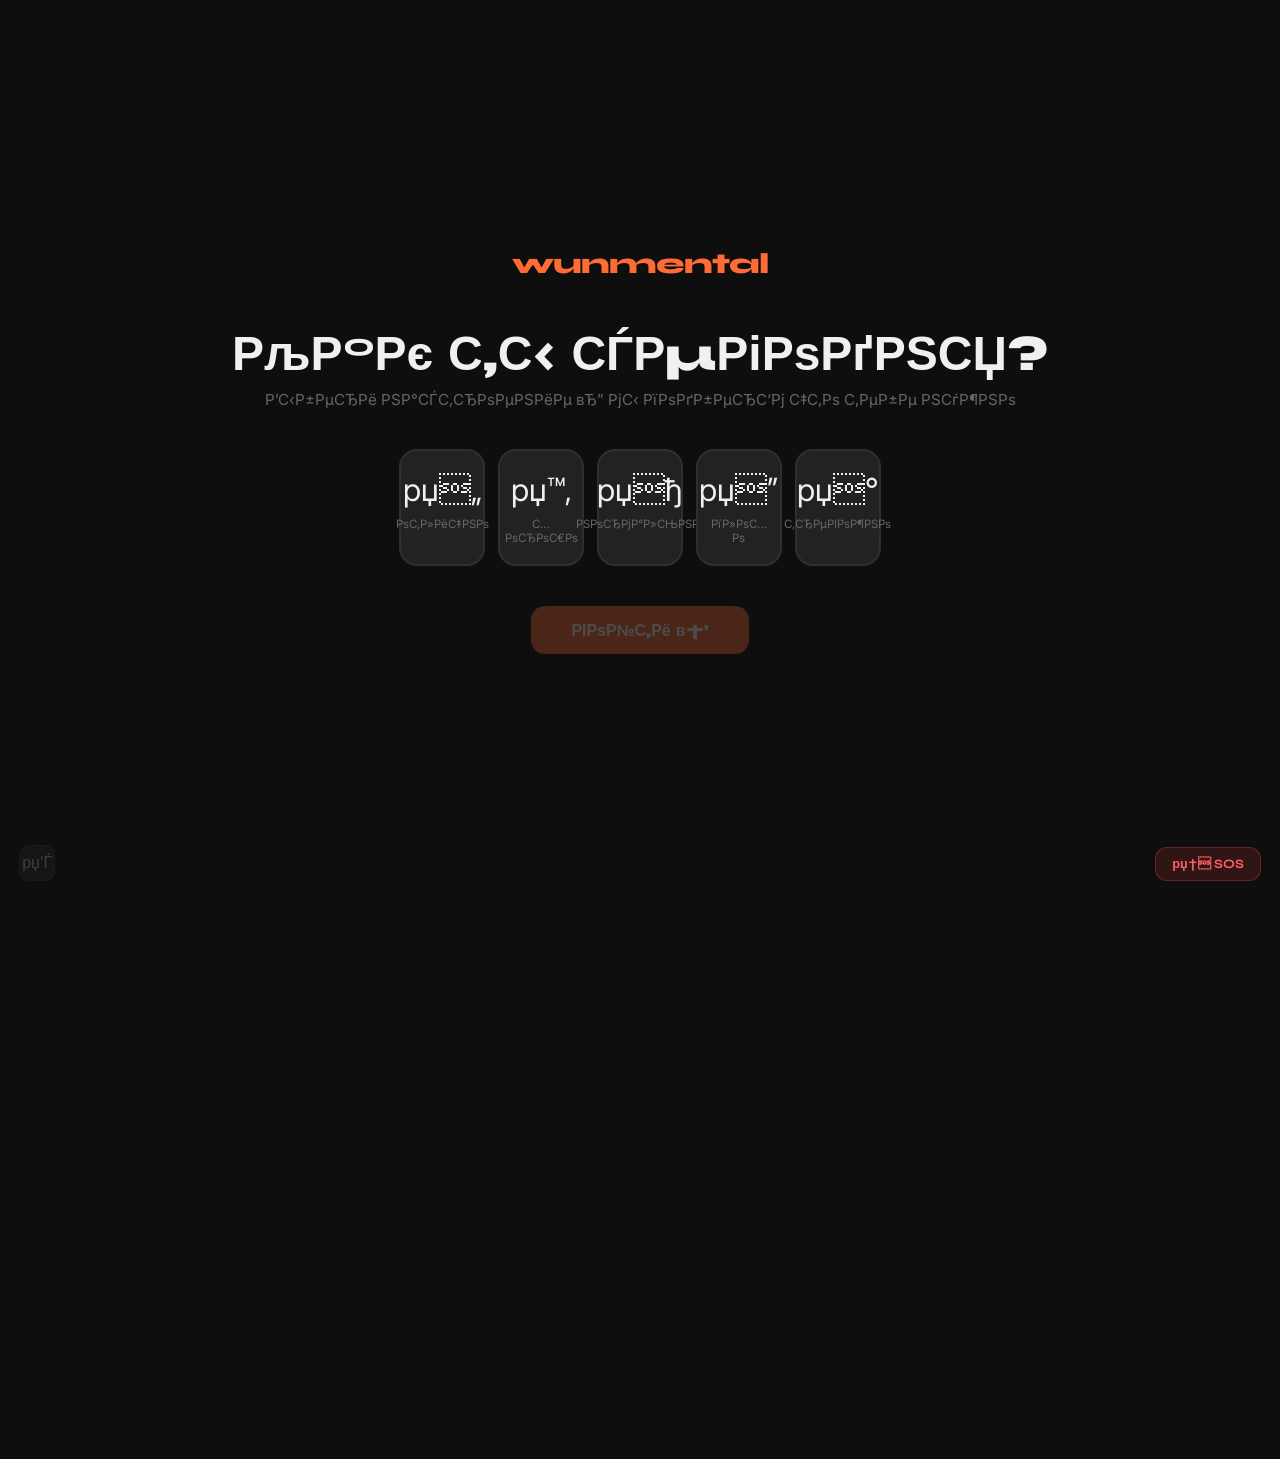
<file: index.mojibake.bak.html>
﻿<!DOCTYPE html>
<html lang="ru">
<head>
<meta charset="UTF-8">
<meta name="viewport" content="width=device-width, initial-scale=1.0">
<title>Wunmental</title>
<link href="https://fonts.googleapis.com/css2?family=Syne:wght@400;700;800&family=Inter:wght@300;400;500;600&display=swap" rel="stylesheet">
<style>
:root {
  --bg:#0e0e0e;--bg2:#141414;--card:#1a1a1a;--card2:#222222;--card3:#2a2a2a;
  --orange:#ff6b35;--orange2:#ff8c5a;--orange3:rgba(255,107,53,0.12);--orange4:rgba(255,107,53,0.25);
  --grey:#888;--grey2:#555;--text:#f0f0f0;--muted:#666;
  --border:rgba(255,255,255,0.06);--border2:rgba(255,107,53,0.2);
}
*{margin:0;padding:0;box-sizing:border-box;}
html{scroll-behavior:smooth;}
body{font-family:'Inter',sans-serif;background:var(--bg);color:var(--text);min-height:100vh;overflow-x:hidden;}
 
#stealth-btn{position:fixed;bottom:1.2rem;left:1.2rem;z-index:9999;width:36px;height:36px;border-radius:10px;background:var(--card2);border:1px solid var(--border);cursor:pointer;display:flex;align-items:center;justify-content:center;font-size:1rem;opacity:.4;transition:opacity .2s;color:var(--grey);}
#stealth-btn:hover{opacity:1;}
#sos-btn{position:fixed;bottom:1.2rem;right:1.2rem;z-index:9999;padding:.5rem 1rem;border-radius:12px;background:rgba(255,60,60,.15);border:1px solid rgba(255,60,60,.3);color:#ff6060;font-family:'Syne',sans-serif;font-weight:700;font-size:.8rem;cursor:pointer;transition:all .2s;}
#sos-btn:hover{background:rgba(255,60,60,.25);}
#sos-overlay{position:fixed;inset:0;z-index:9998;background:rgba(10,10,10,.97);display:none;flex-direction:column;align-items:center;justify-content:center;text-align:center;padding:2rem;}
#sos-overlay.active{display:flex;}
.breath-circle{width:160px;height:160px;border-radius:50%;background:rgba(255,107,53,.15);border:2px solid var(--orange);display:flex;align-items:center;justify-content:center;font-family:'Syne',sans-serif;font-size:1rem;font-weight:700;color:var(--orange);margin:2rem auto;animation:breathe 8s ease-in-out infinite;}
@keyframes breathe{0%,100%{transform:scale(1);opacity:.7}50%{transform:scale(1.4);opacity:1}}
.breath-text{font-size:.85rem;color:var(--muted);margin-bottom:2rem;}
.sos-phone{font-family:'Syne',sans-serif;font-size:2rem;font-weight:800;color:var(--orange);margin:.5rem 0;}

#mood-gate{position:fixed;inset:0;z-index:500;background:var(--bg);display:flex;flex-direction:column;align-items:center;justify-content:center;text-align:center;padding:2rem;transition:opacity .6s,transform .6s;}
#mood-gate.hide{opacity:0;transform:scale(1.03);pointer-events:none;}
.gate-logo{font-family:'Syne',sans-serif;font-size:1.8rem;font-weight:800;color:var(--orange);margin-bottom:3rem;letter-spacing:-1px;}
.gate-q{font-family:'Syne',sans-serif;font-size:clamp(1.8rem,5vw,3rem);font-weight:800;margin-bottom:.5rem;line-height:1.1;}
.gate-sub{color:var(--muted);font-size:.95rem;margin-bottom:2.5rem;}
.gate-moods{display:flex;gap:.8rem;justify-content:center;flex-wrap:wrap;margin-bottom:2.5rem;}
.gate-mood{display:flex;flex-direction:column;align-items:center;gap:.5rem;padding:1.2rem .9rem;border-radius:18px;width:86px;border:2px solid var(--border);background:var(--card2);cursor:pointer;transition:all .2s;}
.gate-mood:hover,.gate-mood.sel{border-color:var(--orange);background:var(--orange3);transform:translateY(-4px);}
.gate-mood-emoji{font-size:2rem;}
.gate-mood-label{font-size:.72rem;color:var(--muted);}
.gate-mood.sel .gate-mood-label{color:var(--orange2);}
.gate-btn{padding:.9rem 2.5rem;border-radius:14px;background:var(--orange);color:white;font-family:'Syne',sans-serif;font-weight:800;font-size:1rem;border:none;cursor:pointer;transition:all .2s;opacity:.25;pointer-events:none;}
.gate-btn.on{opacity:1;pointer-events:all;}
.gate-btn.on:hover{background:var(--orange2);transform:translateY(-2px);}
 
#app{opacity:0;transition:opacity .5s;pointer-events:none;}
#app.on{opacity:1;pointer-events:all;}
 
nav{position:fixed;top:0;left:0;right:0;z-index:100;display:flex;align-items:center;justify-content:space-between;padding:.9rem 1.4rem;background:rgba(14,14,14,.92);backdrop-filter:blur(20px);border-bottom:1px solid var(--border);}
.logo{font-family:'Syne',sans-serif;font-size:1.3rem;font-weight:800;color:var(--orange);letter-spacing:-0.5px;}
.nav-links{display:none;}
.nl{padding:.4rem .9rem;border-radius:10px;font-size:.82rem;color:var(--muted);cursor:pointer;transition:all .2s;border:1px solid transparent;}
.nl:hover,.nl.on{color:var(--text);border-color:var(--border);background:var(--card2);}
.nl.on{color:var(--orange);}
.page{display:none;padding-top:5.4rem;min-height:100vh;padding-left:7rem;}
.page.on{display:block;}
.menu-btn{width:44px;height:44px;border-radius:12px;border:1px solid var(--border);background:var(--card2);display:flex;align-items:center;justify-content:center;cursor:pointer;gap:4px;flex-direction:column;}
.menu-btn span{display:block;width:18px;height:2px;background:var(--text);border-radius:999px;}
.menu-drawer{position:fixed;top:4.7rem;right:1rem;z-index:150;width:min(280px,calc(100vw - 2rem));background:var(--card);border:1px solid var(--border);border-radius:18px;padding:.8rem;display:none;box-shadow:0 20px 60px rgba(0,0,0,.28);}
.menu-drawer.on{display:block;}
.drawer-link{display:block;width:100%;text-align:left;padding:.85rem 1rem;border:none;background:transparent;border-radius:12px;color:var(--text);cursor:pointer;font:inherit;}
.drawer-link:hover,.drawer-link.on{background:var(--card2);color:var(--orange2);}
.left-rail{position:fixed;top:5.4rem;left:0;bottom:0;width:86px;padding:1rem .8rem;display:flex;flex-direction:column;gap:.7rem;border-right:1px solid var(--border);background:rgba(14,14,14,.72);backdrop-filter:blur(20px);z-index:90;}
.rail-item{display:flex;flex-direction:column;align-items:center;justify-content:center;gap:.35rem;padding:.7rem .45rem;border-radius:16px;border:1px solid transparent;background:transparent;color:var(--muted);cursor:pointer;font-size:.72rem;text-align:center;transition:all .2s;line-height:1.2;}
.rail-item:hover,.rail-item.on{background:var(--card2);border-color:var(--border);color:var(--orange2);}
.rail-icon{font-size:1.2rem;}
.stats-row{display:none;}
.auth-soon{position:fixed;inset:0;z-index:10000;background:rgba(0,0,0,.65);display:none;align-items:center;justify-content:center;padding:1rem;}
.auth-soon.on{display:flex;}
.auth-card{width:min(480px,100%);background:var(--card);border:1px solid var(--border);border-radius:18px;padding:1.4rem;}
.auth-title{font-family:'Syne',sans-serif;font-size:1.2rem;font-weight:700;margin-bottom:.35rem;}
.auth-sub{font-size:.86rem;color:var(--muted);line-height:1.5;margin-bottom:1rem;}
.auth-field{display:flex;flex-direction:column;gap:.35rem;margin-bottom:.75rem;}
.auth-field label{font-size:.78rem;color:var(--muted);}
.auth-field input{padding:.75rem .9rem;border-radius:12px;background:var(--card2);border:1px solid var(--border);color:var(--text);outline:none;}
.auth-field input:focus{border-color:var(--orange);}
.auth-note{margin-top:.7rem;font-size:.78rem;color:var(--orange2);}
 
.home-hero{min-height:88vh;display:flex;flex-direction:column;align-items:center;justify-content:center;text-align:center;padding:2rem;position:relative;overflow:hidden;}
.hero-bg{position:absolute;inset:0;background:radial-gradient(ellipse 60% 50% at 50% 60%,rgba(255,107,53,.07) 0%,transparent 70%);pointer-events:none;}
.mood-badge{display:inline-flex;align-items:center;gap:.5rem;padding:.45rem 1.1rem;border-radius:20px;background:var(--orange3);border:1px solid var(--border2);font-size:.85rem;color:var(--orange2);margin-bottom:1.8rem;}
.hero-title{font-family:'Syne',sans-serif;font-size:clamp(2rem,7vw,4.8rem);font-weight:800;line-height:1.05;letter-spacing:-2px;margin-bottom:1rem;}
.hero-title span{color:var(--orange);}
.hero-sub{font-size:1rem;color:var(--muted);max-width:440px;line-height:1.7;margin-bottom:2.5rem;}
.cta-row{display:flex;gap:.8rem;flex-wrap:wrap;justify-content:center;margin-bottom:3rem;}
.btn{padding:.75rem 1.6rem;border-radius:12px;font-family:'Syne',sans-serif;font-weight:700;font-size:.9rem;cursor:pointer;border:none;transition:all .2s;}
.btn-o{background:var(--orange);color:white;}
.btn-o:hover{background:var(--orange2);transform:translateY(-2px);}
.btn-g{background:transparent;color:var(--text);border:1px solid var(--border);}
.btn-g:hover{border-color:var(--orange);color:var(--orange2);}
 
.tracker-wrap{max-width:700px;width:100%;margin:0 auto;padding:0 2rem 4rem;}
.tracker-card{background:var(--card);border:1px solid var(--border);border-radius:20px;padding:1.5rem;}
.tracker-title{font-family:'Syne',sans-serif;font-weight:700;font-size:1rem;margin-bottom:1.2rem;display:flex;align-items:center;gap:.5rem;}
.tracker-title span{width:8px;height:8px;border-radius:50%;background:var(--orange);display:inline-block;}
.tracker-graph{height:80px;position:relative;margin-bottom:1rem;}
.tracker-days{display:flex;justify-content:space-between;}
.tracker-day{text-align:center;font-size:.7rem;color:var(--muted);}
.graph-line{position:absolute;top:0;left:0;width:100%;height:100%;}
.stats-row{display:flex;gap:1rem;justify-content:center;flex-wrap:wrap;padding:0 2rem 3rem;max-width:820px;margin:0 auto;}
.stat-c{background:var(--card);border:1px solid var(--border);border-radius:14px;padding:1.2rem 1.5rem;text-align:center;flex:1;min-width:130px;}
.stat-n{font-family:'Syne',sans-serif;font-size:1.9rem;font-weight:800;color:var(--orange);}
.stat-l{font-size:.78rem;color:var(--muted);margin-top:.3rem;}
 
.ph{text-align:center;padding:2rem 2rem 1.5rem;}
.pt{font-family:'Syne',sans-serif;font-size:1.9rem;font-weight:800;margin-bottom:.4rem;}
.ps{color:var(--muted);font-size:.9rem;}
.tests-grid{display:grid;grid-template-columns:repeat(auto-fit,minmax(260px,1fr));gap:1rem;padding:1rem 2rem 3rem;max-width:960px;margin:0 auto;}
.test-card{background:var(--card);border:1px solid var(--border);border-radius:18px;padding:1.4rem;cursor:pointer;transition:all .2s;position:relative;overflow:hidden;}
.test-card::before{content:'';position:absolute;top:0;left:0;right:0;height:2px;background:var(--orange);opacity:0;transition:opacity .2s;}
.test-card:hover{border-color:var(--border2);transform:translateY(-3px);}
.test-card:hover::before{opacity:1;}
.test-badge{display:inline-block;padding:.2rem .6rem;border-radius:6px;font-size:.68rem;font-weight:700;letter-spacing:.5px;text-transform:uppercase;margin-bottom:.8rem;}
.badge-sci{background:rgba(255,107,53,.15);color:var(--orange2);}
.badge-own{background:rgba(100,100,255,.12);color:#a0a0ff;}
.test-icon{font-size:1.8rem;margin-bottom:.6rem;}
.test-name{font-family:'Syne',sans-serif;font-weight:700;font-size:1rem;margin-bottom:.3rem;}
.test-desc{font-size:.82rem;color:var(--muted);line-height:1.5;}
.test-meta{margin-top:.8rem;font-size:.72rem;color:var(--orange2);font-weight:500;}
 
.quiz-wrap{max-width:620px;margin:0 auto;padding:0 2rem 3rem;display:none;}
.quiz-wrap.on{display:block;}
.back-btn{background:none;border:none;color:var(--muted);cursor:pointer;font-size:.85rem;margin-bottom:1rem;display:flex;align-items:center;gap:.3rem;}
.back-btn:hover{color:var(--text);}
.quiz-card{background:var(--card);border:1px solid var(--border);border-radius:22px;padding:2rem;}
.qprog{display:flex;gap:.3rem;margin-bottom:1.5rem;}
.qd{height:3px;flex:1;border-radius:2px;background:var(--border);transition:background .3s;}
.qd.done{background:var(--orange);}
.q-label{font-size:.72rem;color:var(--orange2);font-weight:700;letter-spacing:1px;text-transform:uppercase;margin-bottom:.6rem;}
.q-text{font-family:'Syne',sans-serif;font-weight:700;font-size:1rem;margin-bottom:1.4rem;line-height:1.4;color:var(--muted);}
.q-opts{display:flex;flex-direction:column;gap:.6rem;}
.q-opt{padding:.85rem 1.1rem;border-radius:12px;border:1px solid var(--border);background:var(--card2);cursor:pointer;transition:all .2s;font-size:.9rem;text-align:left;color:var(--text);display:flex;gap:.8rem;align-items:center;}
.q-opt:hover{border-color:var(--orange);color:var(--orange2);}
.q-opt.sel{border-color:var(--orange);background:var(--orange3);color:var(--orange2);}
.q-num{width:22px;height:22px;border-radius:6px;background:var(--card3);font-size:.75rem;font-weight:700;display:flex;align-items:center;justify-content:center;flex-shrink:0;color:var(--muted);}
.q-opt.sel .q-num{background:var(--orange);color:white;}
.q-nav{display:flex;justify-content:space-between;align-items:center;margin-top:1.4rem;}
.q-counter{font-size:.82rem;color:var(--muted);}
.r-wrap{text-align:center;padding:.5rem 0;}
.r-emoji{font-size:3.5rem;margin-bottom:1rem;}
.r-score{font-family:'Syne',sans-serif;font-size:.8rem;font-weight:700;color:var(--orange2);letter-spacing:1px;text-transform:uppercase;margin-bottom:.4rem;}
.r-title{font-family:'Syne',sans-serif;font-size:1.5rem;font-weight:800;margin-bottom:.6rem;}
.r-text{color:var(--muted);line-height:1.65;margin-bottom:1.5rem;font-size:.95rem;}
.r-routes{display:flex;gap:.6rem;justify-content:center;flex-wrap:wrap;margin-bottom:1.5rem;}
.route-btn{padding:.65rem 1.2rem;border-radius:12px;font-family:'Syne',sans-serif;font-weight:700;font-size:.82rem;cursor:pointer;border:none;transition:all .2s;display:flex;align-items:center;gap:.4rem;}
.route-urgent{background:rgba(255,60,60,.15);color:#ff7070;border:1px solid rgba(255,60,60,.25);}
.route-self{background:var(--orange3);color:var(--orange2);border:1px solid var(--border2);}
.route-talk{background:rgba(100,200,150,.1);color:#80d9a0;border:1px solid rgba(100,200,150,.2);}
.r-section{text-align:left;margin-bottom:1rem;}
.r-sec-title{font-size:.72rem;color:var(--orange2);font-weight:700;letter-spacing:1px;text-transform:uppercase;margin-bottom:.5rem;}
.r-tip{display:flex;gap:.7rem;padding:.75rem;background:var(--card2);border-radius:10px;margin-bottom:.35rem;font-size:.87rem;line-height:1.4;}
 
.myths-grid{display:grid;grid-template-columns:repeat(auto-fit,minmax(250px,1fr));gap:1rem;padding:1rem 2rem 3rem;max-width:960px;margin:0 auto;}
.myth-card{background:var(--card);border:1px solid var(--border);border-radius:18px;padding:1.3rem;cursor:pointer;min-height:160px;transition:all .2s;}
.myth-card:hover{border-color:var(--border2);}
.myth-card.flipped .myth-front{display:none;}
.myth-card.flipped .myth-back{display:block;}
.myth-card .myth-back{display:none;}
.myth-tag{font-size:.68rem;font-weight:700;letter-spacing:1px;text-transform:uppercase;margin-bottom:.7rem;}
.myth-tag.m{color:#ff9090;}
.myth-tag.f{color:#80d9a0;}
.myth-text{font-size:.9rem;line-height:1.5;}
.myth-hint{font-size:.7rem;color:var(--muted);margin-top:.8rem;}
.myth-card.flipped{background:rgba(100,200,150,.06);border-color:rgba(100,200,150,.2);}
 
.wins-wrap{max-width:500px;margin:0 auto;padding:1rem 2rem 3rem;text-align:center;}
.wins-card{background:var(--card);border:1px solid var(--border);border-radius:22px;padding:2.5rem 2rem;margin-bottom:1.5rem;}
.wins-task{font-family:'Syne',sans-serif;font-size:1.3rem;font-weight:700;margin-bottom:.5rem;min-height:2rem;}
.wins-sub{color:var(--muted);font-size:.9rem;margin-bottom:1.5rem;}
.wins-done{display:flex;gap:1rem;justify-content:center;margin-top:1rem;}
.ach-badge{display:inline-flex;align-items:center;gap:.4rem;padding:.4rem .9rem;border-radius:20px;background:var(--orange3);border:1px solid var(--border2);font-size:.8rem;color:var(--orange2);font-weight:600;}
 
.help-grid{display:grid;grid-template-columns:repeat(auto-fit,minmax(260px,1fr));gap:1rem;padding:1rem 2rem 3rem;max-width:960px;margin:0 auto;}
.help-card{background:var(--card);border:1px solid var(--border);border-radius:18px;padding:1.4rem;}
.help-type{font-size:.68rem;letter-spacing:1.5px;font-weight:600;color:var(--muted);margin-bottom:.7rem;text-transform:uppercase;}
.help-name{font-family:'Syne',sans-serif;font-weight:700;font-size:1rem;margin-bottom:.3rem;}
.help-desc{font-size:.83rem;color:var(--muted);margin-bottom:.9rem;line-height:1.5;}
.help-phone{display:block;padding:.65rem 1rem;border-radius:11px;background:var(--orange3);border:1px solid var(--border2);font-family:'Syne',sans-serif;font-weight:700;font-size:1rem;color:var(--orange2);text-align:center;margin-bottom:.4rem;transition:all .2s;cursor:pointer;}
.help-phone:hover{background:var(--orange4);}
.help-hrs{font-size:.72rem;color:var(--muted);text-align:center;}
.sos-banner{margin:1rem auto 1.5rem;background:rgba(255,60,60,.08);border:1px solid rgba(255,60,60,.2);border-radius:18px;padding:1.3rem 1.5rem;max-width:920px;display:flex;gap:1rem;align-items:center;flex-wrap:wrap;}
.sos-t h3{font-family:'Syne',sans-serif;font-weight:700;color:#ff7070;margin-bottom:.2rem;font-size:.95rem;}
.sos-t p{font-size:.82rem;color:var(--muted);}
.sos-n{font-family:'Syne',sans-serif;font-size:1.3rem;font-weight:800;color:#ff7070;margin-left:auto;}
 
.chat-wrap{max-width:620px;margin:0 auto;padding:1rem 2rem;display:flex;flex-direction:column;height:calc(100vh - 5rem);}
.chat-hdr{display:flex;align-items:center;gap:.9rem;padding:1rem;background:var(--card);border:1px solid var(--border);border-radius:14px;margin-bottom:.9rem;}
.bot-av{width:42px;height:42px;border-radius:12px;background:linear-gradient(135deg,var(--orange),#ff9f60);display:flex;align-items:center;justify-content:center;font-size:1.2rem;flex-shrink:0;}
.bot-nm{font-family:'Syne',sans-serif;font-weight:700;font-size:.95rem;}
.bot-st{font-size:.75rem;color:var(--orange2);}
.chat-msgs{flex:1;overflow-y:auto;display:flex;flex-direction:column;gap:.7rem;padding:.3rem 0;margin-bottom:.8rem;}
.msg{max-width:80%;padding:.85rem 1rem;border-radius:14px;font-size:.9rem;line-height:1.5;animation:mIn .25s ease;}
@keyframes mIn{from{opacity:0;transform:translateY(6px)}to{opacity:1;transform:translateY(0)}}
.msg.bot{background:var(--card);border:1px solid var(--border);align-self:flex-start;border-bottom-left-radius:3px;}
.msg.user{background:var(--orange);color:white;align-self:flex-end;border-bottom-right-radius:3px;}
.chat-q{display:flex;flex-wrap:wrap;gap:.4rem;margin-bottom:.7rem;}
.qb{padding:.35rem .8rem;border-radius:20px;border:1px solid var(--border);background:var(--card2);font-size:.78rem;cursor:pointer;transition:all .2s;color:var(--text);}
.qb:hover{border-color:var(--orange);color:var(--orange2);}
.chat-ir{display:flex;gap:.4rem;}
.chat-in{flex:1;padding:.85rem 1.1rem;border-radius:12px;background:var(--card);border:1px solid var(--border);color:var(--text);font-size:.9rem;font-family:'Inter',sans-serif;outline:none;transition:border-color .2s;}
.chat-in:focus{border-color:var(--orange);}
.chat-in::placeholder{color:var(--muted);}
.chat-sb{width:44px;height:44px;border-radius:12px;background:var(--orange);border:none;cursor:pointer;display:flex;align-items:center;justify-content:center;font-size:1rem;color:white;transition:all .2s;flex-shrink:0;}
.chat-sb:hover{background:var(--orange2);}
.typing{display:flex;gap:4px;padding:.85rem 1rem;background:var(--card);border:1px solid var(--border);border-radius:14px;border-bottom-left-radius:3px;align-self:flex-start;}
.typing span{width:5px;height:5px;border-radius:50%;background:var(--muted);animation:bo 1.2s infinite;}
.typing span:nth-child(2){animation-delay:.2s;}
.typing span:nth-child(3){animation-delay:.4s;}
@keyframes bo{0%,60%,100%{transform:translateY(0)}30%{transform:translateY(-5px)}}
 
.close-btn{margin-top:2rem;padding:.6rem 1.5rem;border-radius:12px;background:var(--card2);border:1px solid var(--border);color:var(--muted);cursor:pointer;font-size:.85rem;}
.theme-toggle{padding:.45rem .9rem;border-radius:10px;border:1px solid var(--border);background:var(--card2);color:var(--text);cursor:pointer;font-family:'Syne',sans-serif;font-size:.8rem;font-weight:700;transition:all .2s;}
.theme-toggle:hover{border-color:var(--orange);color:var(--orange2);}
.feature-wrap{max-width:1100px;margin:0 auto;padding:1rem 2rem 3rem;}
.feature-grid,.groups-grid,.story-list,.support-list,.roadmap-grid,.focus-grid{display:grid;grid-template-columns:repeat(auto-fit,minmax(240px,1fr));gap:1rem;}
.feature-card,.story-card,.support-card,.digest-card,.focus-card,.roadmap-card{background:var(--card);border:1px solid var(--border);border-radius:18px;padding:1.3rem;}
.feature-kicker{font-size:.7rem;letter-spacing:1px;text-transform:uppercase;color:var(--orange2);margin-bottom:.65rem;font-weight:700;}
.feature-title{font-family:'Syne',sans-serif;font-size:1.1rem;font-weight:700;margin-bottom:.45rem;}
.feature-text{font-size:.86rem;line-height:1.6;color:var(--muted);}
.group-pill{display:inline-flex;align-items:center;gap:.45rem;padding:.45rem .8rem;border-radius:999px;background:var(--orange3);border:1px solid var(--border2);color:var(--orange2);font-size:.8rem;font-weight:600;margin:.25rem .35rem .25rem 0;}
.story-form textarea,.support-form textarea,.diary-area{width:100%;padding:1rem 1.1rem;border-radius:16px;background:var(--card2);border:1px solid var(--border);color:var(--text);font:inherit;outline:none;resize:vertical;min-height:130px;}
.story-form textarea:focus,.support-form textarea:focus,.diary-area:focus{border-color:var(--orange);}
.inline-actions{display:flex;gap:.7rem;flex-wrap:wrap;margin-top:1rem;}
.story-meta,.support-meta,.diary-meta,.focus-meta{font-size:.76rem;color:var(--muted);}
.story-body,.support-body{margin:.8rem 0 1rem;line-height:1.65;color:var(--text);}
.reaction-row,.preset-row,.focus-links{display:flex;gap:.45rem;flex-wrap:wrap;}
.reaction-btn,.preset-btn,.focus-link{padding:.42rem .8rem;border-radius:999px;border:1px solid var(--border);background:var(--card2);color:var(--text);cursor:pointer;transition:all .2s;text-decoration:none;}
.reaction-btn:hover,.preset-btn:hover,.focus-link:hover{border-color:var(--orange);transform:translateY(-1px);color:var(--orange2);}
.diary-shell{max-width:900px;margin:0 auto;padding:1rem 2rem 3rem;}
.diary-card{background:var(--card);border:1px solid var(--border);border-radius:22px;padding:1.5rem;}
.diary-toolbar{display:flex;justify-content:space-between;gap:1rem;flex-wrap:wrap;align-items:center;margin-bottom:1rem;}
.diary-note{margin-top:1rem;padding:1rem 1.1rem;border-radius:14px;background:rgba(100,200,150,.08);border:1px solid rgba(100,200,150,.16);font-size:.84rem;color:#9bd6b0;}
.focus-timer{font-family:'Syne',sans-serif;font-size:clamp(2.4rem,8vw,4rem);font-weight:800;letter-spacing:-2px;margin:.7rem 0;}
.digest-big{font-family:'Syne',sans-serif;font-size:2rem;font-weight:800;color:var(--orange);}
.roadmap-card{position:relative;overflow:hidden;}
.roadmap-card::before{content:'РЎРєРѕСЂРѕ';position:absolute;top:1rem;right:1rem;padding:.25rem .55rem;border-radius:999px;background:var(--orange3);border:1px solid var(--border2);color:var(--orange2);font-size:.66rem;font-weight:700;letter-spacing:.6px;text-transform:uppercase;}
.roadmap-card .test-name{padding-right:3.4rem;}
body.light{
  --bg:#f7f2ea;--bg2:#fff7ef;--card:#fffdf8;--card2:#f4ede4;--card3:#eadfce;
  --orange:#d25b24;--orange2:#f07a43;--orange3:rgba(210,91,36,0.1);--orange4:rgba(210,91,36,0.18);
  --grey:#85776d;--grey2:#bcae9d;--text:#241a14;--muted:#6d5d52;
  --border:rgba(36,26,20,0.08);--border2:rgba(210,91,36,0.22);
}
body.light nav{background:rgba(247,242,234,.9);}
body.light #sos-overlay{background:rgba(247,242,234,.96);}
body.light .msg.user{color:#fff;}
body.light .left-rail{background:rgba(247,242,234,.75);}
@media (max-width:760px){
  nav{padding:.8rem 1rem;}
  .chat-wrap{height:auto;min-height:calc(100vh - 5rem);}
  .diary-toolbar{align-items:flex-start;}
  .left-rail{width:100%;height:auto;top:auto;bottom:0;left:0;right:0;border-right:none;border-top:1px solid var(--border);flex-direction:row;justify-content:space-around;padding:.55rem;}
  .page{padding-left:0;padding-bottom:5.5rem;}
  .rail-item{flex:1;}
}
::-webkit-scrollbar{width:3px;}
::-webkit-scrollbar-track{background:transparent;}
::-webkit-scrollbar-thumb{background:var(--border);border-radius:2px;}
</style>
</head>
<body>
 
<button id="stealth-btn" title="Р‘С‹СЃС‚СЂС‹Р№ РІС‹С…РѕРґ (Esc)" onclick="stealth()">рџ‘Ѓ</button>
<button id="sos-btn" onclick="toggleSOS()">рџ† SOS</button>
 
<div id="sos-overlay">
  <h2 style="font-family:'Syne',sans-serif;font-size:1.6rem;font-weight:800;margin-bottom:.3rem;">Р”С‹С€Рё РІРјРµСЃС‚Рµ СЃ РєСЂСѓРіРѕРј</h2>
  <p style="color:var(--muted);font-size:.9rem;">Р’РґРѕС… РїРѕРєР° РєСЂСѓРі СЂР°СЃС‚С‘С‚ вЂ” РІС‹РґРѕС… РїРѕРєР° СЃР¶РёРјР°РµС‚СЃСЏ</p>
  <div class="breath-circle">РґС‹С€Рё</div>
  <p class="breath-text">Р”РµР»Р°Р№ СЌС‚Рѕ 3вЂ“5 СЂР°Р·. РџР°РЅРёС‡РµСЃРєР°СЏ Р°С‚Р°РєР° РѕС‚СЃС‚СѓРїРёС‚.</p>
  <div style="margin-bottom:.5rem;font-size:.85rem;color:var(--muted);">Р•СЃР»Рё РЅСѓР¶РЅР° РїРѕРјРѕС‰СЊ РїСЂСЏРјРѕ СЃРµР№С‡Р°СЃ:</div>
  <div class="sos-phone">8-800-2000-122</div>
  <div style="font-size:.8rem;color:var(--muted);margin-bottom:1.5rem;">Р‘РµСЃРїР»Р°С‚РЅРѕ В· РљСЂСѓРіР»РѕСЃСѓС‚РѕС‡РЅРѕ</div>
  <button onclick="toggleSOS()" class="close-btn">Р—Р°РєСЂС‹С‚СЊ</button>
</div>
 
<div class="auth-soon" id="authSoon">
  <div class="auth-card">
    <div class="auth-title">Р’С…РѕРґ РІ Р°РєРєР°СѓРЅС‚</div>
    <div class="auth-sub" id="authSoonReason">Р”Р»СЏ СЌС‚РѕРіРѕ РґРµР№СЃС‚РІРёСЏ РЅСѓР¶РµРЅ РІС…РѕРґ. Р¤СѓРЅРєС†РёСЏ Р°РІС‚РѕСЂРёР·Р°С†РёРё Р±СѓРґРµС‚ РґРѕР±Р°РІР»РµРЅР° РІ Р±Р»РёР¶Р°Р№С€РµРј РѕР±РЅРѕРІР»РµРЅРёРё.</div>
    <div class="auth-field">
      <label for="authLogin">Р›РѕРіРёРЅ</label>
      <input id="authLogin" type="text" placeholder="Р’РІРµРґРёС‚Рµ Р»РѕРіРёРЅ">
    </div>
    <div class="auth-field">
      <label for="authPassword">РџР°СЂРѕР»СЊ</label>
      <input id="authPassword" type="password" placeholder="Р’РІРµРґРёС‚Рµ РїР°СЂРѕР»СЊ">
    </div>
    <div class="inline-actions" style="margin-top:.4rem;">
      <button class="btn btn-o" onclick="submitAuthSoon()">Р’РѕР№С‚Рё</button>
      <button class="btn btn-g" onclick="closeAuthSoon()">Р—Р°РєСЂС‹С‚СЊ</button>
    </div>
    <div class="auth-note">РљР°Р±РёРЅРµС‚С‹ СѓС‡РµРЅРёРєР° Рё СѓС‡РёС‚РµР»СЏ СЃРєРѕСЂРѕ.</div>
  </div>
</div>
 
<div id="mood-gate">
  <div class="gate-logo">wunmental</div>
  <h1 class="gate-q">РљР°Рє С‚С‹ СЃРµРіРѕРґРЅСЏ?</h1>
  <p class="gate-sub">Р’С‹Р±РµСЂРё РЅР°СЃС‚СЂРѕРµРЅРёРµ вЂ” РјС‹ РїРѕРґР±РµСЂС‘Рј С‡С‚Рѕ С‚РµР±Рµ РЅСѓР¶РЅРѕ</p>
  <div class="gate-moods">
    <div class="gate-mood" onclick="pickMood(this,'РѕС‚Р»РёС‡РЅРѕ','рџ„')"><div class="gate-mood-emoji">рџ„</div><div class="gate-mood-label">РѕС‚Р»РёС‡РЅРѕ</div></div>
    <div class="gate-mood" onclick="pickMood(this,'С…РѕСЂРѕС€Рѕ','рџ™‚')"><div class="gate-mood-emoji">рџ™‚</div><div class="gate-mood-label">С…РѕСЂРѕС€Рѕ</div></div>
    <div class="gate-mood" onclick="pickMood(this,'РЅРѕСЂРјР°Р»СЊРЅРѕ','рџђ')"><div class="gate-mood-emoji">рџђ</div><div class="gate-mood-label">РЅРѕСЂРјР°Р»СЊРЅРѕ</div></div>
    <div class="gate-mood" onclick="pickMood(this,'РїР»РѕС…Рѕ','рџ”')"><div class="gate-mood-emoji">рџ”</div><div class="gate-mood-label">РїР»РѕС…Рѕ</div></div>
    <div class="gate-mood" onclick="pickMood(this,'С‚СЂРµРІРѕР¶РЅРѕ','рџ°')"><div class="gate-mood-emoji">рџ°</div><div class="gate-mood-label">С‚СЂРµРІРѕР¶РЅРѕ</div></div>
  </div>
  <button class="gate-btn" id="gateBtn" onclick="enterApp()">РІРѕР№С‚Рё в†’</button>
</div>
 
<div id="app">
  <nav>
    <div class="logo">wunmental</div>
    <button class="menu-btn" onclick="toggleMenu()" aria-label="РћС‚РєСЂС‹С‚СЊ РјРµРЅСЋ"><span></span><span></span><span></span></button>
  </nav>
  <div class="menu-drawer" id="menuDrawer">
    <button class="drawer-link on" data-page="home" onclick="pg('home')">Р“Р»Р°РІРЅР°СЏ</button>
    <button class="drawer-link" data-page="tests" onclick="pg('tests')">РўРµСЃС‚С‹</button>
    <button class="drawer-link" data-page="myths" onclick="pg('myths')">РњРёС„С‹</button>
    <button class="drawer-link" data-page="wins" onclick="pg('wins')">РњРёРЅРё-Р·Р°РґР°С‡Рё</button>
  </div>
  <aside class="left-rail">
    <button class="rail-item on" data-rail="profile" onclick="sidebarJump('profile')"><span class="rail-icon">рџ‘¤</span><span>РџСЂРѕС„РёР»СЊ</span></button>
    <button class="rail-item" data-rail="community" onclick="sidebarJump('community')"><span class="rail-icon">рџЏ </span><span>РЎРѕРѕР±С‰РµСЃС‚РІРѕ</span></button>
    <button class="rail-item" data-rail="chats" onclick="sidebarJump('chats')"><span class="rail-icon">рџ’¬</span><span>Р§Р°С‚С‹</span></button>
    <button class="rail-item" data-rail="post" onclick="sidebarJump('post')"><span class="rail-icon">пј‹</span><span>РџРѕСЃС‚</span></button>
  </aside>
 
  <div id="page-home" class="page on">
    <div class="home-hero">
      <div class="hero-bg"></div>
      <div class="mood-badge" id="moodBadge">рџ‘‹ РџСЂРёРІРµС‚!</div>
      <h1 class="hero-title">Р’Р°С€Рµ Р·РґРѕСЂРѕРІСЊРµ вЂ”<br><span>РЅР°С€ РіР»Р°РІРЅС‹Р№ РїСЂРёРѕСЂРёС‚РµС‚</span></h1>
      <p class="hero-sub">РџСЂРѕР№РґРё РЅР°СѓС‡РЅРѕ РѕР±РѕСЃРЅРѕРІР°РЅРЅС‹Рµ С‚РµСЃС‚С‹, РѕС‚СЃР»РµР¶РёРІР°Р№ РґРёРЅР°РјРёРєСѓ СЃРѕСЃС‚РѕСЏРЅРёСЏ Рё РїРѕР»СѓС‡Рё РєРѕРЅРєСЂРµС‚РЅСѓСЋ РїРѕРјРѕС‰СЊ.</p>
      <div class="cta-row">
        <button class="btn btn-o" onclick="pg('tests')">РїСЂРѕР№С‚Рё С‚РµСЃС‚</button>
        <button class="btn btn-g" onclick="pg('community')">РїРѕСЃРјРѕС‚СЂРµС‚СЊ СЃРѕРѕР±С‰РµСЃС‚РІРѕ</button>
      </div>
    </div>
    <div class="tracker-wrap">
      <div class="tracker-card">
        <div class="tracker-title"><span></span> Р”РЅРµРІРЅРёРє РЅР°СЃС‚СЂРѕРµРЅРёСЏ вЂ” РїРѕСЃР»РµРґРЅРёРµ 7 РґРЅРµР№</div>
        <div class="tracker-graph">
          <svg class="graph-line" id="moodGraph" viewBox="0 0 300 80" preserveAspectRatio="none">
            <defs><linearGradient id="grd" x1="0" y1="0" x2="0" y2="1"><stop offset="0%" stop-color="#ff6b35" stop-opacity=".3"/><stop offset="100%" stop-color="#ff6b35" stop-opacity="0"/></linearGradient></defs>
          </svg>
        </div>
        <div class="tracker-days" id="trackerDays"></div>
      </div>
    </div>
    <div class="feature-wrap">
      <div class="feature-grid">
        <div class="feature-card">
          <div class="feature-kicker">РќРѕРІРѕРµ</div>
          <div class="feature-title">РђРЅРѕРЅРёРјРЅС‹Рµ РёСЃС‚РѕСЂРёРё</div>
          <div class="feature-text">РњРѕР¶РЅРѕ РІС‹РіРѕРІРѕСЂРёС‚СЊСЃСЏ Р±РµР· РёРјРµРЅРё Рё РїРѕР»СѓС‡РёС‚СЊ СЌРјРѕРґР·Рё-СЂРµР°РєС†РёРё РїРѕРґРґРµСЂР¶РєРё РѕС‚ РґСЂСѓРіРёС….</div>
        </div>
        <div class="feature-card">
          <div class="feature-kicker">РќРѕРІС‹Р№ РјРѕРґСѓР»СЊ</div>
          <div class="feature-title">РђРєРєР°СѓРЅС‚С‹ Рё РґРѕСЃС‚СѓРї</div>
          <div class="feature-text">РџСѓР±Р»РёРєР°С†РёРё Рё С‡Р°С‚С‹ РїРµСЂРµС…РѕРґСЏС‚ РЅР° РјРѕРґРµР»СЊ РІС…РѕРґР° РїРѕ Р»РѕРіРёРЅСѓ Рё РїР°СЂРѕР»СЋ. РџРѕР»РЅРѕС†РµРЅРЅС‹Р№ Р°РєРєР°СѓРЅС‚ СЃРєРѕСЂРѕ.</div>
        </div>
        <div class="feature-card">
          <div class="feature-kicker">РЎРѕРѕР±С‰РµСЃС‚РІРѕ</div>
          <div class="feature-title">РџРѕСЃС‚С‹ Рё РѕР±СЃСѓР¶РґРµРЅРёСЏ</div>
          <div class="feature-text">РЎР»РµРІР° С‚РµРїРµСЂСЊ РµСЃС‚СЊ Р±С‹СЃС‚СЂС‹Р№ РґРѕСЃС‚СѓРї Рє РїСЂРѕС„РёР»СЋ, СЃРѕРѕР±С‰РµСЃС‚РІСѓ, С‡Р°С‚Р°Рј Рё СЃРѕР·РґР°РЅРёСЋ РЅРѕРІРѕРіРѕ РїРѕСЃС‚Р°.</div>
        </div>
      </div>
    </div>
  </div>
 
  <div id="page-tests" class="page">
    <div class="ph"><div class="pt">РўРµСЃС‚С‹ рџ§ </div><div class="ps">РќР°СѓС‡РЅРѕ РѕР±РѕСЃРЅРѕРІР°РЅРЅС‹Рµ РёРЅСЃС‚СЂСѓРјРµРЅС‚С‹ СЃР°РјРѕРґРёР°РіРЅРѕСЃС‚РёРєРё. Р РµР·СѓР»СЊС‚Р°С‚ вЂ” РЅРµ РґРёР°РіРЅРѕР·, Р° РѕСЂРёРµРЅС‚РёСЂ.</div></div>
    <div id="tests-grid" class="tests-grid">
      <div class="test-card" onclick="startTest('beck')"><div class="test-badge badge-sci">РќР°СѓС‡РЅС‹Р№ В· РЁРєР°Р»Р° Р‘РµРєР°</div><div class="test-icon">рџ§©</div><div class="test-name">РЈСЂРѕРІРµРЅСЊ РґРµРїСЂРµСЃСЃРёРё (BDI)</div><div class="test-desc">РћРїСЂРѕСЃРЅРёРє Р‘РµРєР° вЂ” РјРёСЂРѕРІРѕР№ СЃС‚Р°РЅРґР°СЂС‚ СЃР°РјРѕРґРёР°РіРЅРѕСЃС‚РёРєРё РґРµРїСЂРµСЃСЃРёРё СЃ 1961 РіРѕРґР°.</div><div class="test-meta">вЏ± 5 РјРёРЅСѓС‚ В· 21 РІРѕРїСЂРѕСЃ</div></div>
      <div class="test-card" onclick="startTest('spielberger')"><div class="test-badge badge-sci">РќР°СѓС‡РЅС‹Р№ В· РЎРїРёР»Р±РµСЂРіРµСЂ-РҐР°РЅРёРЅ</div><div class="test-icon">вљЎ</div><div class="test-name">РўСЂРµРІРѕР¶РЅРѕСЃС‚СЊ (STAI)</div><div class="test-desc">Р Р°Р·РґРµР»СЏРµС‚ СЃРёС‚СѓР°С‚РёРІРЅСѓСЋ С‚СЂРµРІРѕРіСѓ (СЃРµР№С‡Р°СЃ) Рё Р»РёС‡РЅРѕСЃС‚РЅСѓСЋ (РІСЃРµРіРґР°).</div><div class="test-meta">вЏ± 4 РјРёРЅСѓС‚С‹ В· 15 РІРѕРїСЂРѕСЃРѕРІ</div></div>
      <div class="test-card" onclick="startTest('chen')"><div class="test-badge badge-sci">РќР°СѓС‡РЅС‹Р№ В· РЁРєР°Р»Р° Р§РµРЅР°</div><div class="test-icon">рџ“±</div><div class="test-name">РРЅС‚РµСЂРЅРµС‚-Р·Р°РІРёСЃРёРјРѕСЃС‚СЊ (CIAS)</div><div class="test-desc">РЁРєР°Р»Р° РёРЅС‚РµСЂРЅРµС‚-Р·Р°РІРёСЃРёРјРѕСЃС‚Рё Р§РµРЅР° вЂ” РїСЂРёР·РЅР°РЅРЅС‹Р№ РёРЅСЃС‚СЂСѓРјРµРЅС‚ РґРёР°РіРЅРѕСЃС‚РёРєРё.</div><div class="test-meta">вЏ± 4 РјРёРЅСѓС‚С‹ В· 15 РІРѕРїСЂРѕСЃРѕРІ</div></div>
      <div class="test-card" onclick="startTest('phq9')"><div class="test-badge badge-sci">РќР°СѓС‡РЅС‹Р№ В· PHQ-9</div><div class="test-icon">рџ©є</div><div class="test-name">РЎРєСЂРёРЅРёРЅРі РґРµРїСЂРµСЃСЃРёРё (PHQ-9)</div><div class="test-desc">РљСЂР°С‚РєР°СЏ РјРµР¶РґСѓРЅР°СЂРѕРґРЅР°СЏ С€РєР°Р»Р° РґР»СЏ РїРµСЂРІРёС‡РЅРѕР№ РѕС†РµРЅРєРё РґРµРїСЂРµСЃСЃРёРІРЅРѕР№ СЃРёРјРїС‚РѕРјР°С‚РёРєРё.</div><div class="test-meta">вЏ± 2 РјРёРЅСѓС‚С‹ В· 9 РІРѕРїСЂРѕСЃРѕРІ</div></div>
      <div class="test-card" onclick="startTest('gad7')"><div class="test-badge badge-sci">РќР°СѓС‡РЅС‹Р№ В· GAD-7</div><div class="test-icon">рџ“Љ</div><div class="test-name">РЎРєСЂРёРЅРёРЅРі С‚СЂРµРІРѕРіРё (GAD-7)</div><div class="test-desc">РћС†РµРЅРёРІР°РµС‚ РІС‹СЂР°Р¶РµРЅРЅРѕСЃС‚СЊ РіРµРЅРµСЂР°Р»РёР·РѕРІР°РЅРЅРѕР№ С‚СЂРµРІРѕРіРё РїРѕ СЃС‚Р°РЅРґР°СЂС‚РЅРѕРјСѓ РїСЂРѕС‚РѕРєРѕР»Сѓ.</div><div class="test-meta">вЏ± 2 РјРёРЅСѓС‚С‹ В· 7 РІРѕРїСЂРѕСЃРѕРІ</div></div>
      <div class="test-card" onclick="startTest('rses')"><div class="test-badge badge-sci">РќР°СѓС‡РЅС‹Р№ В· RSES</div><div class="test-icon">рџЄћ</div><div class="test-name">РЎР°РјРѕРѕС†РµРЅРєР° Р РѕР·РµРЅР±РµСЂРіР°</div><div class="test-desc">РљР»Р°СЃСЃРёС‡РµСЃРєРёР№ РѕРїСЂРѕСЃРЅРёРє РіР»РѕР±Р°Р»СЊРЅРѕР№ СЃР°РјРѕРѕС†РµРЅРєРё РёР· 10 СѓС‚РІРµСЂР¶РґРµРЅРёР№.</div><div class="test-meta">вЏ± 3 РјРёРЅСѓС‚С‹ В· 10 РІРѕРїСЂРѕСЃРѕРІ</div></div>
      <div class="test-card" onclick="startTest('ucla')"><div class="test-badge badge-sci">РќР°СѓС‡РЅС‹Р№ В· UCLA</div><div class="test-icon">рџ§­</div><div class="test-name">РЁРєР°Р»Р° РѕРґРёРЅРѕС‡РµСЃС‚РІР° UCLA</div><div class="test-desc">РћС†РµРЅРёРІР°РµС‚ СЃСѓР±СЉРµРєС‚РёРІРЅРѕРµ РѕС‰СѓС‰РµРЅРёРµ РѕРґРёРЅРѕС‡РµСЃС‚РІР° РІ РїРѕРІСЃРµРґРЅРµРІРЅРѕР№ Р¶РёР·РЅРё.</div><div class="test-meta">вЏ± 4 РјРёРЅСѓС‚С‹ В· 20 РІРѕРїСЂРѕСЃРѕРІ</div></div>
      <div class="test-card" onclick="startTest('mps')"><div class="test-badge badge-sci">РќР°СѓС‡РЅС‹Р№ В· MPS</div><div class="test-icon">рџЋ“</div><div class="test-name">РџРµСЂС„РµРєС†РёРѕРЅРёР·Рј Р¤СЂРѕСЃС‚Р°</div><div class="test-desc">РџРѕРєР°Р·С‹РІР°РµС‚, РєР°Рє РґР°РІР»РµРЅРёРµ СЃС‚Р°РЅРґР°СЂС‚РѕРІ Рё СЃР°РјРѕРєСЂРёС‚РёРєР° РІР»РёСЏСЋС‚ РЅР° С‚РµР±СЏ.</div><div class="test-meta">вЏ± 7 РјРёРЅСѓС‚ В· 35 РІРѕРїСЂРѕСЃРѕРІ</div></div>
      <div class="test-card" onclick="startTest('lay')"><div class="test-badge badge-sci">РќР°СѓС‡РЅС‹Р№ В· Lay</div><div class="test-icon">вЏі</div><div class="test-name">РџСЂРѕРєСЂР°СЃС‚РёРЅР°С†РёСЏ Р›СЌСЏ</div><div class="test-desc">РџРѕРєР°Р·С‹РІР°РµС‚ СЃРєР»РѕРЅРЅРѕСЃС‚СЊ РѕС‚РєР»Р°РґС‹РІР°С‚СЊ РґРµР»Р° Рё РІС‹РїР°РґР°С‚СЊ РёР· СЂРёС‚РјР°.</div><div class="test-meta">вЏ± 4 РјРёРЅСѓС‚С‹ В· 20 РІРѕРїСЂРѕСЃРѕРІ</div></div>
      <div class="test-card" onclick="startTest('tas20')"><div class="test-badge badge-sci">РќР°СѓС‡РЅС‹Р№ В· TAS-20</div><div class="test-icon">рџ§ </div><div class="test-name">РђР»РµРєСЃРёС‚РёРјРёСЏ (TAS-20)</div><div class="test-desc">РћС†РµРЅРєР° С‚СЂСѓРґРЅРѕСЃС‚РµР№ РІ СЂР°СЃРїРѕР·РЅР°РІР°РЅРёРё Рё РѕРїРёСЃР°РЅРёРё СЃРІРѕРёС… СЌРјРѕС†РёР№.</div><div class="test-meta">вЏ± 4 РјРёРЅСѓС‚С‹ В· 20 РІРѕРїСЂРѕСЃРѕРІ</div></div>
      <div class="test-card" onclick="startTest('maddi')"><div class="test-badge badge-sci">РќР°СѓС‡РЅС‹Р№ В· Hardiness</div><div class="test-icon">рџ›ЎпёЏ</div><div class="test-name">Р–РёР·РЅРµСЃС‚РѕР№РєРѕСЃС‚СЊ РњР°РґРґРё</div><div class="test-desc">Р’РѕРІР»РµС‡РµРЅРЅРѕСЃС‚СЊ, РєРѕРЅС‚СЂРѕР»СЊ Рё РіРѕС‚РѕРІРЅРѕСЃС‚СЊ Рє РІС‹Р·РѕРІР°Рј РІ СЃС‚СЂРµСЃСЃРѕРІРѕР№ СЃРёС‚СѓР°С†РёРё.</div><div class="test-meta">вЏ± 4 РјРёРЅСѓС‚С‹ В· 18 РІРѕРїСЂРѕСЃРѕРІ</div></div>
      <div class="test-card" onclick="startTest('lazarus')"><div class="test-badge badge-sci">РќР°СѓС‡РЅС‹Р№ В· Coping</div><div class="test-icon">рџ§Ї</div><div class="test-name">РљРѕРїРёРЅРі-СЃС‚СЂР°С‚РµРіРёРё Р›Р°Р·Р°СЂСѓСЃР°</div><div class="test-desc">РџРѕРєР°Р·С‹РІР°РµС‚, РєР°РєРёРµ СЃРїРѕСЃРѕР±С‹ СЃРїСЂР°РІР»СЏС‚СЊСЃСЏ СЃРѕ СЃС‚СЂРµСЃСЃРѕРј С‚С‹ РёСЃРїРѕР»СЊР·СѓРµС€СЊ С‡Р°С‰Рµ.</div><div class="test-meta">вЏ± 5 РјРёРЅСѓС‚ В· 24 РІРѕРїСЂРѕСЃР°</div></div>
      <div class="test-card" onclick="startTest('msceit')"><div class="test-badge badge-sci">РђРґР°РїС‚Р°С†РёСЏ В· EQ</div><div class="test-icon">рџЊЄ</div><div class="test-name">MSCEIT (Р°РґР°РїС‚.)</div><div class="test-desc">РЎРєСЂРёРЅРёРЅРі РЅР°РІС‹РєРѕРІ СЂР°СЃРїРѕР·РЅР°РІР°РЅРёСЏ Рё СЂРµРіСѓР»СЏС†РёРё СЌРјРѕС†РёР№ РІ СЃРѕС†РёР°Р»СЊРЅС‹С… СЃРёС‚СѓР°С†РёСЏС…. </div><div class="test-meta">вЏ± 3 РјРёРЅСѓС‚С‹ В· 16 РІРѕРїСЂРѕСЃРѕРІ</div></div>
    </div>
    <div id="quiz-wrap" class="quiz-wrap">
      <button class="back-btn" onclick="backToTests()">в†ђ РЅР°Р·Р°Рґ Рє С‚РµСЃС‚Р°Рј</button>
      <div class="quiz-card">
        <div class="qprog" id="qProg"></div>
        <div id="qContent"></div>
      </div>
    </div>
  </div>

  <div id="page-community" class="page">
    <div class="ph"><div class="pt">РЎРѕРѕР±С‰РµСЃС‚РІРѕ</div><div class="ps">РђРЅРѕРЅРёРјРЅС‹Рµ РёСЃС‚РѕСЂРёРё, РіСЂСѓРїРїС‹ РїРѕ РѕРїС‹С‚Сѓ, Р·Р°РїСЂРѕСЃС‹ РЅР° РїРѕРґРґРµСЂР¶РєСѓ Рё РЅРµРґРµР»СЊРЅС‹Р№ РґР°Р№РґР¶РµСЃС‚.</div></div>
    <div class="feature-wrap">
      <div class="feature-grid" style="margin-bottom:1rem;">
        <div class="feature-card" id="community-profile">
          <div class="feature-kicker">РџСЂРѕС„РёР»СЊ</div>
          <div class="feature-title">РўРІРѕР№ СѓРіРѕР»РѕРє</div>
          <div class="feature-text">РџРѕРєР° Р±РµР· СЂРµРіРёСЃС‚СЂР°С†РёРё: РЅР°СЃС‚СЂРѕРµРЅРёРµ, Р·Р°РїРёСЃРё Рё Р°РєС‚РёРІРЅРѕСЃС‚СЊ РѕСЃС‚Р°СЋС‚СЃСЏ Р»РѕРєР°Р»СЊРЅРѕ РЅР° СѓСЃС‚СЂРѕР№СЃС‚РІРµ.</div>
        </div>
        <div class="feature-card" id="community-chats">
          <div class="feature-kicker">Р§Р°С‚С‹</div>
          <div class="feature-title">РљРѕРјРЅР°С‚С‹ РїРѕ С‚РµРјР°Рј</div>
          <div>
            <span class="group-pill">РїРѕРґРґРµСЂР¶РєР° РІРµС‡РµСЂРѕРј</span>
            <span class="group-pill">Р°РЅС‚РёСЃС‚СЂРµСЃСЃ РїРµСЂРµРґ СѓС‡С‘Р±РѕР№</span>
            <span class="group-pill">СЂР°Р·РіРѕРІРѕСЂ Р±РµР· РѕСЃСѓР¶РґРµРЅРёСЏ</span>
          </div>
        </div>
      </div>
      <div class="feature-card" style="margin-bottom:1rem;" id="community-feed">
        <div class="feature-kicker">Р“СЂСѓРїРїС‹ РїРѕ РёРЅС‚РµСЂРµСЃР°Рј</div>
        <div class="feature-title">РќР°Р№РґРё Р»СЋРґРµР№ СЃ РїРѕС…РѕР¶РёРј РѕРїС‹С‚РѕРј</div>
        <div>
          <span class="group-pill">СЏ С‚РѕР¶Рµ РёРЅС‚СЂРѕРІРµСЂС‚</span>
          <span class="group-pill">СЏ С‚РѕР¶Рµ РёР· СЂР°Р·РІРµРґС‘РЅРЅРѕР№ СЃРµРјСЊРё</span>
          <span class="group-pill">РґР°РІР»РµРЅРёРµ РѕС†РµРЅРѕРє</span>
          <span class="group-pill">С‚СЂРµРІРѕРіР° РїРµСЂРµРґ СЌРєР·Р°РјРµРЅР°РјРё</span>
          <span class="group-pill">РЅРµ РјРѕРіСѓ СѓСЃРЅСѓС‚СЊ</span>
          <span class="group-pill">С‡СѓРІСЃС‚РІСѓСЋ РѕРґРёРЅРѕС‡РµСЃС‚РІРѕ</span>
        </div>
      </div>
      <div class="feature-grid" style="margin-bottom:1rem;">
        <div class="feature-card story-form" id="community-post">
          <div class="feature-kicker">РђРЅРѕРЅРёРјРЅРѕ</div>
          <div class="feature-title">РќР°РїРёСЃР°С‚СЊ РёСЃС‚РѕСЂРёСЋ (СЃ РІС…РѕРґРѕРј)</div>
          <textarea id="storyInput" placeholder="РќР°РїСЂРёРјРµСЂ: СЃРµРіРѕРґРЅСЏ РІ С€РєРѕР»Рµ Р±С‹Р»Рѕ С‚СЏР¶РµР»Рѕ, Рё СЏ С…РѕС‡Сѓ СЌС‚Рѕ РїСЂРѕСЃС‚Рѕ РІС‹РїРёСЃР°С‚СЊ..."></textarea>
          <div class="inline-actions">
            <button class="btn btn-o" onclick="submitStory()">Р’РѕР№С‚Рё Рё РѕРїСѓР±Р»РёРєРѕРІР°С‚СЊ</button>
            <button class="btn btn-g" onclick="prefillStory()">РќСѓР¶РЅР° РёРґРµСЏ</button>
          </div>
          <div class="auth-note">РџСѓР±Р»РёРєР°С†РёСЏ РґРѕСЃС‚СѓРїРЅР° РїРѕСЃР»Рµ Р°РІС‚РѕСЂРёР·Р°С†РёРё. Р­РєСЂР°РЅ РІС…РѕРґР° СѓР¶Рµ РµСЃС‚СЊ, Р·Р°РїСѓСЃРє СЃРєРѕСЂРѕ.</div>
        </div>
        <div class="feature-card support-form">
          <div class="feature-kicker">РџРѕРґРґРµСЂР¶РєР°</div>
          <div class="feature-title">РЎРёРіРЅР°Р» В«РјРЅРµ РїР»РѕС…РѕВ»</div>
          <textarea id="supportInput" placeholder="РљРѕСЂРѕС‚РєРѕ РѕРїРёС€Рё, С‡С‚Рѕ РїСЂРѕРёСЃС…РѕРґРёС‚. Р­С‚Рѕ СЃРѕС…СЂР°РЅРёС‚СЃСЏ РІ Р»РѕРєР°Р»СЊРЅРѕР№ СЃС‚РµРЅРµ РїРѕРґРґРµСЂР¶РєРё СЃР°Р№С‚Р°."></textarea>
          <div class="inline-actions">
            <button class="btn btn-o" onclick="submitSupport()">Р’РѕР№С‚Рё Рё РѕС‚РїСЂР°РІРёС‚СЊ</button>
            <button class="btn btn-g" onclick="pg('help')">РЎСЂРѕС‡РЅР°СЏ РїРѕРјРѕС‰СЊ</button>
          </div>
        </div>
      </div>
      <div class="feature-grid">
        <div class="feature-card">
          <div class="feature-kicker">Р›РµРЅС‚Р°</div>
          <div class="feature-title">РђРЅРѕРЅРёРјРЅС‹Рµ РёСЃС‚РѕСЂРёРё</div>
          <div id="storyList" class="story-list"></div>
        </div>
        <div class="feature-card">
          <div class="feature-kicker">РћС‚РІРµС‚С‹ СЃРѕРѕР±С‰РµСЃС‚РІР°</div>
          <div class="feature-title">РљРѕРјСѓ РЅСѓР¶РЅР° РїРѕРґРґРµСЂР¶РєР°</div>
          <div id="supportList" class="support-list"></div>
        </div>
      </div>
      <div class="feature-card" style="margin-top:1rem;">
        <div class="feature-kicker">Р”Р°Р№РґР¶РµСЃС‚</div>
        <div class="feature-title">Р§С‚Рѕ РїСЂРѕРёСЃС…РѕРґРёР»Рѕ РЅР° СЃР°Р№С‚Рµ Р·Р° РЅРµРґРµР»СЋ</div>
        <div id="digestGrid" class="feature-grid"></div>
      </div>
    </div>
  </div>

  <div id="page-myths" class="page">
    <div class="ph"><div class="pt">РњРёС„С‹ Рё С„Р°РєС‚С‹ рџ’Ў</div><div class="ps">РќР°Р¶РјРё РЅР° РєР°СЂС‚РѕС‡РєСѓ С‡С‚РѕР±С‹ СѓР·РЅР°С‚СЊ РїСЂР°РІРґСѓ</div></div>
    <div class="myths-grid">
      <div class="myth-card" onclick="this.classList.toggle('flipped')"><div class="myth-front"><div class="myth-tag m">РњРР¤</div><div class="myth-text">В«РћР±СЂР°С‚РёС‚СЊСЃСЏ Рє РїСЃРёС…РѕР»РѕРіСѓ вЂ” Р·РЅР°С‡РёС‚ С‚С‹ РїСЃРёС… РёР»Рё СЃР»Р°Р±Р°РєВ»</div><div class="myth-hint">рџ‘† РЅР°Р¶РјРё С‡С‚РѕР±С‹ СѓР·РЅР°С‚СЊ РїСЂР°РІРґСѓ</div></div><div class="myth-back"><div class="myth-tag f">Р¤РђРљРў</div><div class="myth-text">Рљ РїСЃРёС…РѕР»РѕРіСѓ С…РѕРґСЏС‚ Р»СЋРґРё РєРѕС‚РѕСЂС‹Рµ С…РѕС‚СЏС‚ СЂР°Р·РѕР±СЂР°С‚СЊСЃСЏ РІ СЃРµР±Рµ вЂ” СЌС‚Рѕ РїСЂРёР·РЅР°Рє СЃРёР»С‹. РЎРїРѕСЂС‚СЃРјРµРЅС‹, СЂСѓРєРѕРІРѕРґРёС‚РµР»Рё, СѓС‡С‘РЅС‹Рµ СЂР°Р±РѕС‚Р°СЋС‚ СЃ РїСЃРёС…РѕР»РѕРіР°РјРё СЂРµРіСѓР»СЏСЂРЅРѕ.</div></div></div>
      <div class="myth-card" onclick="this.classList.toggle('flipped')"><div class="myth-front"><div class="myth-tag m">РњРР¤</div><div class="myth-text">В«РџСЃРёС…РѕР»РѕРі СЃРѕРѕР±С‰РёС‚ РІ С€РєРѕР»Сѓ РёР»Рё СЂРѕРґРёС‚РµР»СЏРјВ»</div><div class="myth-hint">рџ‘† РЅР°Р¶РјРё С‡С‚РѕР±С‹ СѓР·РЅР°С‚СЊ РїСЂР°РІРґСѓ</div></div><div class="myth-back"><div class="myth-tag f">Р¤РђРљРў</div><div class="myth-text">Р Р°Р±РѕС‚Р° СЃ РїСЃРёС…РѕР»РѕРіРѕРј РєРѕРЅС„РёРґРµРЅС†РёР°Р»СЊРЅР°. Р‘РµР· С‚РІРѕРµРіРѕ СЃРѕРіР»Р°СЃРёСЏ РѕРЅ РЅРµ РјРѕР¶РµС‚ СЃРѕРѕР±С‰Р°С‚СЊ С‡С‚Рѕ-Р»РёР±Рѕ вЂ” СЌС‚Рѕ Р·Р°РєСЂРµРїР»РµРЅРѕ РІ РїСЂРѕС„РµСЃСЃРёРѕРЅР°Р»СЊРЅРѕРј РєРѕРґРµРєСЃРµ.</div></div></div>
      <div class="myth-card" onclick="this.classList.toggle('flipped')"><div class="myth-front"><div class="myth-tag m">РњРР¤</div><div class="myth-text">В«Р”РµРїСЂРµСЃСЃРёСЏ вЂ” СЌС‚Рѕ РїСЂРѕСЃС‚Рѕ Р»РµРЅСЊ Рё РЅРµР¶РµР»Р°РЅРёРµ С€РµРІРµР»РёС‚СЊСЃСЏВ»</div><div class="myth-hint">рџ‘† РЅР°Р¶РјРё С‡С‚РѕР±С‹ СѓР·РЅР°С‚СЊ РїСЂР°РІРґСѓ</div></div><div class="myth-back"><div class="myth-tag f">Р¤РђРљРў</div><div class="myth-text">Р”РµРїСЂРµСЃСЃРёСЏ вЂ” Р·Р°Р±РѕР»РµРІР°РЅРёРµ СЃ Р±РёРѕР»РѕРіРёС‡РµСЃРєРѕР№ РѕСЃРЅРѕРІРѕР№. РџСЂРё РЅРµР№ РЅР°СЂСѓС€Р°РµС‚СЃСЏ РІС‹СЂР°Р±РѕС‚РєР° СЃРµСЂРѕС‚РѕРЅРёРЅР° Рё РґРѕС„Р°РјРёРЅР°. В«РџСЂРѕСЃС‚Рѕ РІСЃС‚Р°РЅСЊВ» вЂ” РІСЃС‘ СЂР°РІРЅРѕ С‡С‚Рѕ В«РїСЂРѕСЃС‚Рѕ РЅРµ Р±РѕР»РµР№В».</div></div></div>
      <div class="myth-card" onclick="this.classList.toggle('flipped')"><div class="myth-front"><div class="myth-tag m">РњРР¤</div><div class="myth-text">В«РўСЂРµРІРѕРіР° СЃР°РјРѕ РїСЂРѕР№РґС‘С‚, РЅРµС‡РµРіРѕ РЅРµСЂРІРЅРёС‡Р°С‚СЊВ»</div><div class="myth-hint">рџ‘† РЅР°Р¶РјРё С‡С‚РѕР±С‹ СѓР·РЅР°С‚СЊ РїСЂР°РІРґСѓ</div></div><div class="myth-back"><div class="myth-tag f">Р¤РђРљРў</div><div class="myth-text">РҐСЂРѕРЅРёС‡РµСЃРєР°СЏ С‚СЂРµРІРѕРіР° РЅРµ РїСЂРѕС…РѕРґРёС‚ СЃР°РјР° вЂ” РѕРЅР° РЅР°РєР°РїР»РёРІР°РµС‚СЃСЏ. Р’РћР— РїСЂРёР·РЅР°С‘С‚ С‚СЂРµРІРѕР¶РЅС‹Рµ СЂР°СЃСЃС‚СЂРѕР№СЃС‚РІР° РѕРґРЅРёРјРё РёР· СЃР°РјС‹С… СЂР°СЃРїСЂРѕСЃС‚СЂР°РЅС‘РЅРЅС‹С… Р±РѕР»РµР·РЅРµР№ РІ РјРёСЂРµ.</div></div></div>
      <div class="myth-card" onclick="this.classList.toggle('flipped')"><div class="myth-front"><div class="myth-tag m">РњРР¤</div><div class="myth-text">В«Р‘СѓР»Р»РёРЅРі вЂ” РЅРѕСЂРјР°Р»СЊРЅР°СЏ С‡Р°СЃС‚СЊ С€РєРѕР»СЊРЅРѕР№ Р¶РёР·РЅРёВ»</div><div class="myth-hint">рџ‘† РЅР°Р¶РјРё С‡С‚РѕР±С‹ СѓР·РЅР°С‚СЊ РїСЂР°РІРґСѓ</div></div><div class="myth-back"><div class="myth-tag f">Р¤РђРљРў</div><div class="myth-text">Р‘СѓР»Р»РёРЅРі РѕСЃС‚Р°РІР»СЏРµС‚ РїРѕСЃР»РµРґСЃС‚РІРёСЏ РЅР° РіРѕРґС‹. Р–РµСЂС‚РІС‹ РІ 3 СЂР°Р·Р° С‡Р°С‰Рµ СЃС‚СЂР°РґР°СЋС‚ РґРµРїСЂРµСЃСЃРёРµР№ РІРѕ РІР·СЂРѕСЃР»РѕРј РІРѕР·СЂР°СЃС‚Рµ. Р­С‚Рѕ РЅРµ РЅРѕСЂРјР°.</div></div></div>
      <div class="myth-card" onclick="this.classList.toggle('flipped')"><div class="myth-front"><div class="myth-tag m">РњРР¤</div><div class="myth-text">В«РњРЅРѕРіРѕ СЃРёРґРёС€СЊ РІ С‚РµР»РµС„РѕРЅРµ вЂ” РїСЂРѕСЃС‚Рѕ РЅРµС‚ СЃРёР»С‹ РІРѕР»РёВ»</div><div class="myth-hint">рџ‘† РЅР°Р¶РјРё С‡С‚РѕР±С‹ СѓР·РЅР°С‚СЊ РїСЂР°РІРґСѓ</div></div><div class="myth-back"><div class="myth-tag f">Р¤РђРљРў</div><div class="myth-text">РЎРѕС†СЃРµС‚Рё СЃРїСЂРѕРµРєС‚РёСЂРѕРІР°РЅС‹ РЅРµР№СЂРѕР±РёРѕР»РѕРіР°РјРё СЃРїРµС†РёР°Р»СЊРЅРѕ С‡С‚РѕР±С‹ СЃРѕР·РґР°РІР°С‚СЊ Р·Р°РІРёСЃРёРјРѕСЃС‚СЊ. Р­С‚Рѕ РЅРµ СЃР»Р°Р±РѕСЃС‚СЊ вЂ” СЌС‚Рѕ Р±РѕСЂСЊР±Р° СЃ РїСЂРѕС„РµСЃСЃРёРѕРЅР°Р»СЊРЅРѕ СЃРѕР·РґР°РЅРЅРѕР№ Р»РѕРІСѓС€РєРѕР№.</div></div></div>
      <div class="myth-card" onclick="this.classList.toggle('flipped')"><div class="myth-front"><div class="myth-tag m">РњРР¤</div><div class="myth-text">В«РџР»РѕС…РѕР№ СЃРѕРЅ вЂ” Р»РµРЅСЊ, РјРѕР¶РЅРѕ Рё 5 С‡Р°СЃРѕРІВ»</div><div class="myth-hint">рџ‘† РЅР°Р¶РјРё С‡С‚РѕР±С‹ СѓР·РЅР°С‚СЊ РїСЂР°РІРґСѓ</div></div><div class="myth-back"><div class="myth-tag f">Р¤РђРљРў</div><div class="myth-text">РџСЂРё РЅРµРґРѕСЃС‹РїРµ СЃРЅРёР¶Р°РµС‚СЃСЏ IQ, РёРјРјСѓРЅРёС‚РµС‚ Рё РєРѕРЅС‚СЂРѕР»СЊ СЌРјРѕС†РёР№. РҐСЂРѕРЅРёС‡РµСЃРєРёР№ РЅРµРґРѕСЃС‹Рї Сѓ РїРѕРґСЂРѕСЃС‚РєРѕРІ СЃРІСЏР·Р°РЅ СЃ РґРµРїСЂРµСЃСЃРёРµР№ Рё РїР»РѕС…РѕР№ СѓСЃРїРµРІР°РµРјРѕСЃС‚СЊСЋ.</div></div></div>
      <div class="myth-card" onclick="this.classList.toggle('flipped')"><div class="myth-front"><div class="myth-tag m">РњРР¤</div><div class="myth-text">В«Р•СЃР»Рё С‚РµР±Рµ РїР»РѕС…Рѕ вЂ” РїСЂРѕСЃС‚Рѕ РЅРµ РґСѓРјР°Р№ РѕР± СЌС‚РѕРјВ»</div><div class="myth-hint">рџ‘† РЅР°Р¶РјРё С‡С‚РѕР±С‹ СѓР·РЅР°С‚СЊ РїСЂР°РІРґСѓ</div></div><div class="myth-back"><div class="myth-tag f">Р¤РђРљРў</div><div class="myth-text">РџРѕРґР°РІР»РµРЅРёРµ СЌРјРѕС†РёР№ РЅРµ СѓР±РёСЂР°РµС‚ РёС… вЂ” РѕРЅРё РЅР°РєР°РїР»РёРІР°СЋС‚СЃСЏ. РџСЃРёС…РѕР»РѕРіРё РЅР°Р·С‹РІР°СЋС‚ СЌС‚Рѕ В«СЌРјРѕС†РёРѕРЅР°Р»СЊРЅС‹Рј РІС‹С‚РµСЃРЅРµРЅРёРµРјВ» вЂ” РѕРЅРѕ РїСЂРёРІРѕРґРёС‚ Рє РІР·СЂС‹РІР°Рј Рё РїСЃРёС…РѕСЃРѕРјР°С‚РёРєРµ.</div></div></div>
    </div>
  </div>
 
  <div id="page-wins" class="page">
    <div class="ph"><div class="pt">РњРёРЅРё-Р·Р°РґР°С‡Рё рџЋЇ</div><div class="ps">РљРѕРіРґР° СЃРёР» РЅРµС‚ РЅР° Р±РѕР»СЊС€РѕРµ вЂ” СЃРґРµР»Р°Р№ РјР°Р»РµРЅСЊРєРѕРµ. Р­С‚Рѕ СЂР°Р±РѕС‚Р°РµС‚.</div></div>
    <div class="wins-wrap">
      <div class="wins-card">
        <div class="wins-task" id="winsTask">РќР°Р¶РјРё РєРЅРѕРїРєСѓ вЂ” РїРѕР»СѓС‡Рё Р·Р°РґР°РЅРёРµ</div>
        <div class="wins-sub" id="winsSub">РљР°Р¶РґРѕРµ РјР°Р»РµРЅСЊРєРѕРµ РґРµР№СЃС‚РІРёРµ РјРµРЅСЏРµС‚ СЃРѕСЃС‚РѕСЏРЅРёРµ</div>
        <button class="btn btn-o" onclick="getWin()">РґР°Р№ Р·Р°РґР°РЅРёРµ</button>
        <div class="wins-done" id="winsDone" style="display:none;">
          <button class="btn btn-g" onclick="doneWin()">вњ“ РІС‹РїРѕР»РЅРёР»</button>
          <button class="btn btn-g" onclick="getWin()">РґСЂСѓРіРѕРµ</button>
        </div>
      </div>
      <div id="winsAch" style="display:none;text-align:center;">
        <div class="ach-badge">рџЏ… +1 РјР°Р»РµРЅСЊРєР°СЏ РїРѕР±РµРґР°</div>
        <p style="color:var(--muted);font-size:.85rem;margin-top:.6rem;">РЎРµСЂСЊС‘Р·РЅРѕ, СЌС‚Рѕ РІР°Р¶РЅРѕ. РљР°Р¶РґРѕРµ РґРµР№СЃС‚РІРёРµ вЂ” С€Р°Рі.</p>
      </div>
    </div>
  </div>
 
  <div id="page-help" class="page">
    <div class="ph"><div class="pt">РќСѓР¶РЅР° РїРѕРјРѕС‰СЊ? рџ“ћ</div><div class="ps">Р РµР°Р»СЊРЅС‹Рµ РЅРѕРјРµСЂР°. Р‘РµСЃРїР»Р°С‚РЅРѕ. РџСЂСЏРјРѕ СЃРµР№С‡Р°СЃ.</div></div>
    <div class="sos-banner" style="margin:1rem 2rem 1.5rem;">
      <div style="font-size:1.8rem;">рџ†</div>
      <div class="sos-t"><h3>Р•СЃР»Рё С‚РµР±Рµ РѕС‡РµРЅСЊ РїР»РѕС…Рѕ РїСЂСЏРјРѕ СЃРµР№С‡Р°СЃ</h3><p>РџРѕР·РІРѕРЅРё вЂ” С‚Р°Рј Р¶РёРІС‹Рµ Р»СЋРґРё. Р­С‚Рѕ РЅРµ СЃС‚СЂР°С€РЅРѕ.</p></div>
      <div class="sos-n">8-800-2000-122</div>
    </div>
    <div class="help-grid">
      <div class="help-card"><div class="help-type">рџ‡·рџ‡є Р РѕСЃСЃРёСЏ В· Р‘РµСЃРїР»Р°С‚РЅРѕ</div><div class="help-name">РўРµР»РµС„РѕРЅ РґРѕРІРµСЂРёСЏ РґР»СЏ РґРµС‚РµР№</div><div class="help-desc">РџСЃРёС…РѕР»РѕРіРёС‡РµСЃРєР°СЏ РїРѕРјРѕС‰СЊ РґРµС‚СЏРј Рё РїРѕРґСЂРѕСЃС‚РєР°Рј РїРѕ РІСЃРµР№ Р РѕСЃСЃРёРё.</div><div class="help-phone">8-800-2000-122</div><div class="help-hrs">вЏ° РљСЂСѓРіР»РѕСЃСѓС‚РѕС‡РЅРѕ</div></div>
      <div class="help-card"><div class="help-type">рџ‡·рџ‡є Р РѕСЃСЃРёСЏ В· Р‘РµСЃРїР»Р°С‚РЅРѕ</div><div class="help-name">Р­РєСЃС‚СЂРµРЅРЅР°СЏ РїСЃРёС…РѕР»РѕРіРёС‡РµСЃРєР°СЏ РїРѕРјРѕС‰СЊ</div><div class="help-desc">РџСЂРё РѕСЃС‚СЂРѕРј РєСЂРёР·РёСЃРµ. РђРЅРѕРЅРёРјРЅРѕСЃС‚СЊ РіР°СЂР°РЅС‚РёСЂРѕРІР°РЅР°.</div><div class="help-phone">8-800-100-49-94</div><div class="help-hrs">вЏ° РљСЂСѓРіР»РѕСЃСѓС‚РѕС‡РЅРѕ</div></div>
      <div class="help-card"><div class="help-type">вљ пёЏ РљРёР±РµСЂР±СѓР»Р»РёРЅРі</div><div class="help-name">Р›РёРЅРёСЏ РїРѕРјРѕС‰Рё "Р”РµС‚Рё РѕРЅР»Р°Р№РЅ"</div><div class="help-desc">РџРѕРјРѕС‰СЊ РїСЂРё С‚СЂР°РІР»Рµ РІ РёРЅС‚РµСЂРЅРµС‚Рµ Рё РѕРЅР»Р°Р№РЅ-СѓРіСЂРѕР·Р°С….</div><div class="help-phone">8-800-25-000-15</div><div class="help-hrs">вЏ° РџРЅвЂ“РџС‚, 9:00вЂ“18:00</div></div>
      <div class="help-card"><div class="help-type">рџЏ™ РњРѕСЃРєРІР°</div><div class="help-name">РњРѕСЃРєРѕРІСЃРєР°СЏ СЃР»СѓР¶Р±Р° РїСЃРёС…РѕР»РѕРіРёС‡РµСЃРєРѕР№ РїРѕРјРѕС‰Рё</div><div class="help-desc">Р‘РµСЃРїР»Р°С‚РЅР°СЏ РїРѕРјРѕС‰СЊ РґР»СЏ РјРѕСЃРєРІРёС‡РµР№.</div><div class="help-phone">8-800-100-23-85</div><div class="help-hrs">вЏ° РљСЂСѓРіР»РѕСЃСѓС‚РѕС‡РЅРѕ</div></div>
    </div>
  </div>
 
</div>
 
<script>
document.addEventListener('keydown', e => { if(e.key==='Escape') stealth(); });
function stealth(){ window.location.href='https://www.google.com'; }
function toggleSOS(){ document.getElementById('sos-overlay').classList.toggle('active'); }
 
const DAYS=['Р’СЃ','РџРЅ','Р’С‚','РЎСЂ','Р§С‚','РџС‚','РЎР±'];
const MOOD_VAL={РѕС‚Р»РёС‡РЅРѕ:5,С…РѕСЂРѕС€Рѕ:4,РЅРѕСЂРјР°Р»СЊРЅРѕ:3,РїР»РѕС…Рѕ:2,С‚СЂРµРІРѕР¶РЅРѕ:1};
function getHistory(){ try{return JSON.parse(localStorage.getItem('wm_mood')||'{}');}catch{return{};} }
function saveHistory(h){ try{localStorage.setItem('wm_mood',JSON.stringify(h));}catch{} }
 
function renderGraph(){
  const h=getHistory();
  const daysEl=document.getElementById('trackerDays');
  const svg=document.getElementById('moodGraph');
  const labels=[],vals=[];
  for(let i=6;i>=0;i--){
    const d=new Date(); d.setDate(d.getDate()-i);
    const key=d.toISOString().slice(0,10);
    labels.push(DAYS[d.getDay()]);
    vals.push(h[key]!==undefined?h[key]:null);
  }
  daysEl.innerHTML=labels.map(l=>`<div class="tracker-day">${l}</div>`).join('');
  if(vals.filter(v=>v!==null).length<2){
    svg.innerHTML=`<text x="150" y="45" text-anchor="middle" fill="#555" font-size="12" font-family="Inter">Р—Р°С…РѕРґРё РєР°Р¶РґС‹Р№ РґРµРЅСЊ вЂ” РїРѕСЏРІРёС‚СЃСЏ РіСЂР°С„РёРє</text>`;
    return;
  }
  const pts=vals.map((v,i)=>v===null?null:{x:(i/6)*300,y:70-((v-1)/4)*60}).filter(Boolean);
  const linePts=pts.map(p=>`${p.x},${p.y}`).join(' ');
  const areaPts=`${pts[0].x},75 `+pts.map(p=>`${p.x},${p.y}`).join(' ')+` ${pts[pts.length-1].x},75`;
  svg.innerHTML=`<defs><linearGradient id="grd" x1="0" y1="0" x2="0" y2="1"><stop offset="0%" stop-color="#ff6b35" stop-opacity=".3"/><stop offset="100%" stop-color="#ff6b35" stop-opacity="0"/></linearGradient></defs>
    <polygon points="${areaPts}" fill="url(#grd)"/>
    <polyline points="${linePts}" fill="none" stroke="#ff6b35" stroke-width="2" stroke-linejoin="round" stroke-linecap="round"/>
    ${pts.map(p=>`<circle cx="${p.x}" cy="${p.y}" r="4" fill="#ff6b35"/>`).join('')}`;
  const recent=vals.slice(-5).filter(v=>v!==null);
  if(recent.length>=4&&recent.every((v,i)=>i===0||v<=recent[i-1])){
    setTimeout(()=>{
      const warn=document.createElement('div');
      warn.style.cssText='margin-top:.8rem;padding:.7rem 1rem;background:rgba(255,60,60,.1);border:1px solid rgba(255,60,60,.2);border-radius:10px;font-size:.82rem;color:#ff9090;';
      warn.innerHTML='рџ“‰ РџРѕСЃР»РµРґРЅРёРµ РґРЅРё С‚РµР±Рµ РЅРµРїСЂРѕСЃС‚Рѕ. <span onclick="pg(\'community\')" style="cursor:pointer;color:#ff6b35;font-weight:600;">в†’ СЃРѕРѕР±С‰РµСЃС‚РІРѕ</span> РёР»Рё <span onclick="pg(\'help\')" style="cursor:pointer;color:#ff6b35;font-weight:600;">С‚РµР»РµС„РѕРЅ РґРѕРІРµСЂРёСЏ</span>';
      document.querySelector('.tracker-card').appendChild(warn);
    },500);
  }
}
 
let mood='',moodEmoji='';
function pickMood(el,m,e){
  document.querySelectorAll('.gate-mood').forEach(x=>x.classList.remove('sel'));
  el.classList.add('sel'); mood=m; moodEmoji=e;
  document.getElementById('gateBtn').classList.add('on');
}
function enterApp(){
  if(!mood)return;
  const h=getHistory();
  const today=new Date().toISOString().slice(0,10);
  h[today]=MOOD_VAL[mood]||3;
  saveHistory(h);
  document.getElementById('mood-gate').classList.add('hide');
  document.getElementById('app').classList.add('on');
  const g={РѕС‚Р»РёС‡РЅРѕ:`${moodEmoji} РћС‚Р»РёС‡РЅРѕ вЂ” РґРµСЂР¶Рё СЌС‚РѕС‚ РЅР°СЃС‚СЂРѕР№!`,С…РѕСЂРѕС€Рѕ:`${moodEmoji} РҐРѕСЂРѕС€Рѕ вЂ” СѓР¶Рµ РЅРµРїР»РѕС…Рѕ`,РЅРѕСЂРјР°Р»СЊРЅРѕ:`${moodEmoji} РќРѕСЂРјР°Р»СЊРЅРѕ вЂ” РїСЂРѕРІРµСЂСЊ РєР°Рє С‚С‹ РЅР° СЃР°РјРѕРј РґРµР»Рµ`,РїР»РѕС…Рѕ:`${moodEmoji} РџР»РѕС…РѕР№ РґРµРЅСЊ вЂ” СЌС‚Рѕ РІСЂРµРјРµРЅРЅРѕ`,С‚СЂРµРІРѕР¶РЅРѕ:`${moodEmoji} РўСЂРµРІРѕРіР° вЂ” СЂР°Р·Р±РµСЂС‘РјСЃСЏ С‡С‚Рѕ РїСЂРѕРёСЃС…РѕРґРёС‚`};
  document.getElementById('moodBadge').textContent=g[mood]||'рџ‘‹ РџСЂРёРІРµС‚!';
  setTimeout(renderGraph,300);
}
 
function pg(id){
  document.querySelectorAll('.page').forEach(p=>p.classList.remove('on'));
  document.getElementById('page-'+id).classList.add('on');
  closeMenu();
  document.querySelectorAll('.drawer-link').forEach(link=>link.classList.toggle('on',link.dataset.page===id));
  window.scrollTo(0,0);
}

function toggleMenu(){
  document.getElementById('menuDrawer').classList.toggle('on');
}

function closeMenu(){
  document.getElementById('menuDrawer')?.classList.remove('on');
}

function openAuthSoon(reason){
  const modal=document.getElementById('authSoon');
  const text=document.getElementById('authSoonReason');
  if(text && reason)text.textContent=reason;
  if(modal)modal.classList.add('on');
}

function closeAuthSoon(){
  document.getElementById('authSoon')?.classList.remove('on');
}

function submitAuthSoon(){
  const login=document.getElementById('authLogin')?.value.trim();
  const pass=document.getElementById('authPassword')?.value.trim();
  if(!login || !pass){
    openAuthSoon('Р’РІРµРґРёС‚Рµ Р»РѕРіРёРЅ Рё РїР°СЂРѕР»СЊ. РџРѕР»РЅРѕС†РµРЅРЅС‹Р№ РІС…РѕРґ РїРѕСЏРІРёС‚СЃСЏ СЃРєРѕСЂРѕ.');
    return;
  }
  openAuthSoon('РЎРїР°СЃРёР±Рѕ. РЎРёСЃС‚РµРјР° РІС…РѕРґР° Рё РєР°Р±РёРЅРµС‚С‹ СѓС‡РµРЅРёРєР°/СѓС‡РёС‚РµР»СЏ Р±СѓРґСѓС‚ Р°РєС‚РёРІРёСЂРѕРІР°РЅС‹ РІ Р±Р»РёР¶Р°Р№С€РµРј РѕР±РЅРѕРІР»РµРЅРёРё.');
}

function sidebarJump(section){
  if(section==='chats'){
    openAuthSoon('Р§С‚РѕР±С‹ РѕС‚РєСЂС‹С‚СЊ С‡Р°С‚С‹, РЅСѓР¶РµРЅ РІС…РѕРґ РІ Р°РєРєР°СѓРЅС‚. Р›РѕРіРёРЅ Рё РїР°СЂРѕР»СЊ Р±СѓРґСѓС‚ РґРѕСЃС‚СѓРїРЅС‹ СЃРєРѕСЂРѕ.');
    document.querySelectorAll('.rail-item').forEach(item=>item.classList.toggle('on',item.dataset.rail===section));
    return;
  }
  if(section==='post'){
    openAuthSoon('Р§С‚РѕР±С‹ СЃРѕР·РґР°С‚СЊ РїРѕСЃС‚, РЅСѓР¶РµРЅ РІС…РѕРґ РІ Р°РєРєР°СѓРЅС‚. Р¤СѓРЅРєС†РёСЏ РІС…РѕРґР° Р±СѓРґРµС‚ РґРѕР±Р°РІР»РµРЅР° СЃРєРѕСЂРѕ.');
    document.querySelectorAll('.rail-item').forEach(item=>item.classList.toggle('on',item.dataset.rail===section));
    return;
  }
  pg('community');
  document.querySelectorAll('.rail-item').forEach(item=>item.classList.toggle('on',item.dataset.rail===section));
  const targetMap={
    profile:'community-profile',
    community:'community-feed',
    chats:'community-chats',
    post:'community-post'
  };
  const target=document.getElementById(targetMap[section]);
  if(target)target.scrollIntoView({behavior:'smooth',block:'start'});
}
 
const OPT_FREQ4=['РќРёРєРѕРіРґР°','Р РµРґРєРѕ','РРЅРѕРіРґР°','Р§Р°СЃС‚Рѕ'];
const OPT_AGREE5=['РЎРѕРІСЃРµРј РЅРµ СЃРѕРіР»Р°СЃРµРЅ','РЎРєРѕСЂРµРµ РЅРµ СЃРѕРіР»Р°СЃРµРЅ','Р—Р°С‚СЂСѓРґРЅСЏСЋСЃСЊ','РЎРєРѕСЂРµРµ СЃРѕРіР»Р°СЃРµРЅ','РџРѕР»РЅРѕСЃС‚СЊСЋ СЃРѕРіР»Р°СЃРµРЅ'];
const OPT_USE4=['РќРµ РёСЃРїРѕР»СЊР·СѓСЋ','РРЅРѕРіРґР°','Р§Р°СЃС‚Рѕ','РџРѕС‡С‚Рё РІСЃРµРіРґР°'];
function makeQuestions(items,opts,reverseIdx=[]){
  const reversed=[...Array(opts.length).keys()].reverse();
  return items.map((q,i)=>reverseIdx.includes(i)?{q,opts,values:reversed}:{q,opts});
}

const tests={
  beck:{
    name:'РЁРєР°Р»Р° Р‘РµРєР° (BDI)',
    desc:'Р’С‹Р±РµСЂРё СѓС‚РІРµСЂР¶РґРµРЅРёРµ РєРѕС‚РѕСЂРѕРµ Р»СѓС‡С€Рµ РѕРїРёСЃС‹РІР°РµС‚ С‚РІРѕС‘ СЃРѕСЃС‚РѕСЏРЅРёРµ Р·Р° РїРѕСЃР»РµРґРЅРёРµ 2 РЅРµРґРµР»Рё',
    questions:[
      {q:'Р“СЂСѓСЃС‚СЊ',opts:['РЇ РЅРµ С‡СѓРІСЃС‚РІСѓСЋ СЃРµР±СЏ СЂР°СЃСЃС‚СЂРѕРµРЅРЅС‹Рј','РњРЅРµ РіСЂСѓСЃС‚РЅРѕ','РњРЅРµ РІСЃС‘ РІСЂРµРјСЏ РіСЂСѓСЃС‚РЅРѕ Рё СЏ РЅРµ РјРѕРіСѓ РѕС‚ СЌС‚РѕРіРѕ РѕСЃРІРѕР±РѕРґРёС‚СЊСЃСЏ','РњРЅРµ С‚Р°Рє РіСЂСѓСЃС‚РЅРѕ С‡С‚Рѕ СЏ РЅРµ РјРѕРіСѓ СЌС‚Рѕ РІС‹РЅРѕСЃРёС‚СЊ']},
      {q:'РџРµСЃСЃРёРјРёР·Рј',opts:['РЇ СЃРјРѕС‚СЂСЋ РІ Р±СѓРґСѓС‰РµРµ СЃ РѕРїС‚РёРјРёР·РјРѕРј','РЇ РґСѓРјР°СЋ С‡С‚Рѕ Р±СѓРґСѓС‰РµРµ Р±СѓРґРµС‚ С‚СЂСѓРґРЅС‹Рј','РЇ С‡СѓРІСЃС‚РІСѓСЋ С‡С‚Рѕ Сѓ РјРµРЅСЏ РЅРµС‚ Р±СѓРґСѓС‰РµРіРѕ','РњРѕС‘ Р±СѓРґСѓС‰РµРµ Р±РµР·РЅР°РґС‘Р¶РЅРѕ']},
      {q:'РћС‰СѓС‰РµРЅРёРµ РЅРµСѓРґР°С‡Рё',opts:['РЇ РЅРµ С‡СѓРІСЃС‚РІСѓСЋ СЃРµР±СЏ РЅРµСѓРґР°С‡РЅРёРєРѕРј','РЇ С‚РµСЂРїРµР» РЅРµСѓРґР°С‡ Р±РѕР»СЊС€Рµ С‡РµРј РґСЂСѓРіРёРµ','РљРѕРіРґР° СЃРјРѕС‚СЂСЋ РЅР°Р·Р°Рґ вЂ” РІРёР¶Сѓ РјРЅРѕРіРѕ РЅРµСѓРґР°С‡','РЇ С‡СѓРІСЃС‚РІСѓСЋ С‡С‚Рѕ РїРѕС‚РµСЂРїРµР» РїРѕР»РЅС‹Р№ РїСЂРѕРІР°Р» РєР°Рє Р»РёС‡РЅРѕСЃС‚СЊ']},
      {q:'РЈРґРѕРІР»РµС‚РІРѕСЂРµРЅРёРµ',opts:['РЇ РїРѕР»СѓС‡Р°СЋ СѓРґРѕРІРѕР»СЊСЃС‚РІРёРµ РєР°Рє РѕР±С‹С‡РЅРѕ','РЇ РїРѕР»СѓС‡Р°СЋ РјРµРЅСЊС€Рµ СѓРґРѕРІРѕР»СЊСЃС‚РІРёСЏ С‡РµРј СЂР°РЅСЊС€Рµ','Р‘РѕР»СЊС€Рµ РЅРёС‡С‚Рѕ РЅРµ РґР°С‘С‚ РЅР°СЃС‚РѕСЏС‰РµРіРѕ СѓРґРѕРІР»РµС‚РІРѕСЂРµРЅРёСЏ','РЇ РІСЃРµРј РЅРµРґРѕРІРѕР»РµРЅ РёР»Рё СЃРєСѓС‡Р°СЋ РїРѕ РІСЃРµРјСѓ']},
      {q:'Р§СѓРІСЃС‚РІРѕ РІРёРЅС‹',opts:['РЇ РЅРµ С‡СѓРІСЃС‚РІСѓСЋ РЅРёРєР°РєРѕР№ РІРёРЅС‹','Р—РЅР°С‡РёС‚РµР»СЊРЅСѓСЋ С‡Р°СЃС‚СЊ РІСЂРµРјРµРЅРё С‡СѓРІСЃС‚РІСѓСЋ РІРёРЅСѓ','Р‘РѕР»СЊС€СѓСЋ С‡Р°СЃС‚СЊ РІСЂРµРјРµРЅРё С‡СѓРІСЃС‚РІСѓСЋ СЃРµР±СЏ РІРёРЅРѕРІРЅС‹Рј','РЇ РїРѕСЃС‚РѕСЏРЅРЅРѕ С‡СѓРІСЃС‚РІСѓСЋ СЃРµР±СЏ РІРёРЅРѕРІРЅС‹Рј']},
      {q:'РЎР°РјРѕРѕС†РµРЅРєР°',opts:['РЇ РЅРµ СЂР°Р·РѕС‡Р°СЂРѕРІР°РЅ РІ СЃРµР±Рµ','РЇ СЂР°Р·РѕС‡Р°СЂРѕРІР°РЅ РІ СЃРµР±Рµ','РЇ РёСЃРїС‹С‚С‹РІР°СЋ РѕС‚РІСЂР°С‰РµРЅРёРµ Рє СЃРµР±Рµ','РЇ РЅРµРЅР°РІРёР¶Сѓ СЃРµР±СЏ']},
      {q:'РЎР°РјРѕРѕР±РІРёРЅРµРЅРёРµ',opts:['РЇ РЅРµ С‡СѓРІСЃС‚РІСѓСЋ С‡С‚Рѕ С…СѓР¶Рµ РґСЂСѓРіРёС…','РЇ РєСЂРёС‚РёРєСѓСЋ СЃРІРѕРё СЃР»Р°Р±РѕСЃС‚Рё Рё РѕС€РёР±РєРё','РЇ РІСЃС‘ РІСЂРµРјСЏ РѕР±РІРёРЅСЏСЋ СЃРµР±СЏ Р·Р° СЃРІРѕРё РїРѕСЃС‚СѓРїРєРё','РЇ РІРёРЅСЋ СЃРµР±СЏ РІРѕ РІСЃС‘Рј РїР»РѕС…РѕРј С‡С‚Рѕ РїСЂРѕРёСЃС…РѕРґРёС‚']},
      {q:'РЎСѓРёС†РёРґР°Р»СЊРЅС‹Рµ РјС‹СЃР»Рё',opts:['РЈ РјРµРЅСЏ РЅРµС‚ РјС‹СЃР»РµР№ Рѕ РїСЂРёС‡РёРЅРµРЅРёРё СЃРµР±Рµ РІСЂРµРґР°','РРЅРѕРіРґР° С‚Р°РєРёРµ РјС‹СЃР»Рё Р±С‹РІР°СЋС‚ вЂ” РЅРѕ СЏ РёРј РЅРµ СЃР»РµРґСѓСЋ','РЇ С…РѕС‚РµР» Р±С‹ СѓРјРµСЂРµС‚СЊ','РЇ Р±С‹ СѓР±РёР» СЃРµР±СЏ РµСЃР»Рё Р±С‹ РёРјРµР» РІРѕР·РјРѕР¶РЅРѕСЃС‚СЊ']},
      {q:'РЎР»С‘Р·С‹',opts:['РЇ РїР»Р°С‡Сѓ РЅРµ Р±РѕР»СЊС€Рµ РѕР±С‹С‡РЅРѕРіРѕ','РЎРµР№С‡Р°СЃ СЏ РїР»Р°С‡Сѓ Р±РѕР»СЊС€Рµ С‡РµРј РѕР±С‹С‡РЅРѕ','РЇ РїР»Р°С‡Сѓ РїРѕСЃС‚РѕСЏРЅРЅРѕ','Р Р°РЅСЊС€Рµ РјРѕРі РїР»Р°РєР°С‚СЊ вЂ” СЃРµР№С‡Р°СЃ РґР°Р¶Рµ РµСЃР»Рё С…РѕС‡Сѓ РЅРµ РјРѕРіСѓ']},
      {q:'Р Р°Р·РґСЂР°Р¶РёС‚РµР»СЊРЅРѕСЃС‚СЊ',opts:['РњРµРЅСЏ СЂР°Р·РґСЂР°Р¶Р°РµС‚ РЅРµ Р±РѕР»СЊС€Рµ С‡РµРј РѕР±С‹С‡РЅРѕ','РЇ С‡СѓС‚СЊ Р±РѕР»СЊС€Рµ РѕР±С‹С‡РЅРѕРіРѕ СЂР°Р·РґСЂР°Р¶Р°СЋСЃСЊ','РњРµРЅСЏ СЃРёР»СЊРЅРѕ СЂР°Р·РґСЂР°Р¶Р°СЋС‚ РІРµС‰Рё','Р’СЃС‘ С‡С‚Рѕ СЂР°РЅСЊС€Рµ СЂР°Р·РґСЂР°Р¶Р°Р»Рѕ вЂ” С‚РµРїРµСЂСЊ РЅРµ С‚СЂРѕРіР°РµС‚']},
      {q:'РћР±С‰РµРЅРёРµ',opts:['РЇ РЅРµ РїРѕС‚РµСЂСЏР» РёРЅС‚РµСЂРµСЃ Рє Р»СЋРґСЏРј','РЇ РјРµРЅРµРµ Р·Р°РёРЅС‚РµСЂРµСЃРѕРІР°РЅ РІ Р»СЋРґСЏС… С‡РµРј СЂР°РЅСЊС€Рµ','РЇ РїРѕС‚РµСЂСЏР» Р±РѕР»СЊС€СѓСЋ С‡Р°СЃС‚СЊ РёРЅС‚РµСЂРµСЃР° Рє Р»СЋРґСЏРј','РЇ РїРѕС‚РµСЂСЏР» РІРµСЃСЊ РёРЅС‚РµСЂРµСЃ Рє Р»СЋРґСЏРј']},
      {q:'РџСЂРёРЅСЏС‚РёРµ СЂРµС€РµРЅРёР№',opts:['РЇ РїСЂРёРЅРёРјР°СЋ СЂРµС€РµРЅРёСЏ С‚Р°Рє Р¶Рµ С…РѕСЂРѕС€Рѕ РєР°Рє РІСЃРµРіРґР°','РЇ РѕС‚РєР»Р°РґС‹РІР°СЋ СЂРµС€РµРЅРёСЏ С‡Р°С‰Рµ С‡РµРј СЂР°РЅСЊС€Рµ','РњРЅРµ С‚СЂСѓРґРЅРѕ РїСЂРёРЅРёРјР°С‚СЊ СЂРµС€РµРЅРёСЏ','РЇ РІРѕРѕР±С‰Рµ РЅРµ РјРѕРіСѓ РїСЂРёРЅРёРјР°С‚СЊ СЂРµС€РµРЅРёР№']},
      {q:'Р Р°Р±РѕС‚РѕСЃРїРѕСЃРѕР±РЅРѕСЃС‚СЊ',opts:['РЇ СЂР°Р±РѕС‚Р°СЋ С‚Р°Рє Р¶Рµ С…РѕСЂРѕС€Рѕ РєР°Рє РїСЂРµР¶РґРµ','РњРЅРµ РЅСѓР¶РЅС‹ РґРѕРїРѕР»РЅРёС‚РµР»СЊРЅС‹Рµ СѓСЃРёР»РёСЏ С‡С‚РѕР±С‹ РЅР°С‡Р°С‚СЊ','РЇ СЃ С‚СЂСѓРґРѕРј Р·Р°СЃС‚Р°РІР»СЏСЋ СЃРµР±СЏ РґРµР»Р°С‚СЊ С‡С‚Рѕ-Р»РёР±Рѕ','РЇ РІРѕРѕР±С‰Рµ РЅРµ РјРѕРіСѓ РґРµР»Р°С‚СЊ РЅРёРєР°РєРѕР№ СЂР°Р±РѕС‚С‹']},
      {q:'РЎРѕРЅ',opts:['РЇ СЃРїР»СЋ С‚Р°Рє Р¶Рµ С…РѕСЂРѕС€Рѕ РєР°Рє РѕР±С‹С‡РЅРѕ','РЎРµР№С‡Р°СЃ СЏ СЃРїР»СЋ С…СѓР¶Рµ С‡РµРј РѕР±С‹С‡РЅРѕ','РЇ РІСЃС‚Р°СЋ РЅР° 1вЂ“2 С‡Р°СЃР° СЂР°РЅСЊС€Рµ Рё С‚СЂСѓРґРЅРѕ Р·Р°СЃС‹РїР°СЋ','РЇ РІСЃС‚Р°СЋ РЅР° РЅРµСЃРєРѕР»СЊРєРѕ С‡Р°СЃРѕРІ СЂР°РЅСЊС€Рµ Рё РЅРµ РјРѕРіСѓ Р·Р°СЃРЅСѓС‚СЊ']},
      {q:'РЈСЃС‚Р°Р»РѕСЃС‚СЊ',opts:['РЇ СѓСЃС‚Р°СЋ РЅРµ Р±РѕР»СЊС€Рµ РѕР±С‹С‡РЅРѕРіРѕ','РЇ СѓСЃС‚Р°СЋ Р±С‹СЃС‚СЂРµРµ С‡РµРј РѕР±С‹С‡РЅРѕ','РЇ СѓСЃС‚Р°СЋ РїРѕС‡С‚Рё РѕС‚ РІСЃРµРіРѕ С‡С‚Рѕ РґРµР»Р°СЋ','РЇ СЃР»РёС€РєРѕРј СѓСЃС‚Р°Р» С‡С‚РѕР±С‹ С‡С‚Рѕ-Р»РёР±Рѕ РґРµР»Р°С‚СЊ']},
      {q:'РђРїРїРµС‚РёС‚',opts:['РњРѕР№ Р°РїРїРµС‚РёС‚ РЅРµ С…СѓР¶Рµ РѕР±С‹С‡РЅРѕРіРѕ','РњРѕР№ Р°РїРїРµС‚РёС‚ РЅРµРјРЅРѕРіРѕ С…СѓР¶Рµ','РњРѕР№ Р°РїРїРµС‚РёС‚ Р·РЅР°С‡РёС‚РµР»СЊРЅРѕ С…СѓР¶Рµ','РЈ РјРµРЅСЏ СЃРѕРІСЃРµРј РЅРµС‚ Р°РїРїРµС‚РёС‚Р°']},
      {q:'Р’РµСЃ',opts:['Р’ РїРѕСЃР»РµРґРЅРµРµ РІСЂРµРјСЏ СЏ РЅРµ РїРѕС…СѓРґРµР»','РЇ РїРѕС…СѓРґРµР» Р±РѕР»РµРµ С‡РµРј РЅР° 2 РєРі','РЇ РїРѕС…СѓРґРµР» Р±РѕР»РµРµ С‡РµРј РЅР° 5 РєРі','РЇ РЅР°РјРµСЂРµРЅРЅРѕ РїС‹С‚Р°СЋСЃСЊ РїРѕС…СѓРґРµС‚СЊ']},
      {q:'Р—РґРѕСЂРѕРІСЊРµ',opts:['РЇ Р±РµСЃРїРѕРєРѕСЋСЃСЊ Рѕ Р·РґРѕСЂРѕРІСЊРµ РЅРµ Р±РѕР»СЊС€Рµ РѕР±С‹С‡РЅРѕРіРѕ','РњРµРЅСЏ Р±РµСЃРїРѕРєРѕСЏС‚ С„РёР·РёС‡РµСЃРєРёРµ РїСЂРѕР±Р»РµРјС‹ вЂ” Р±РѕР»Рё','РњРµРЅСЏ РѕС‡РµРЅСЊ Р±РµСЃРїРѕРєРѕСЏС‚ С„РёР·РёС‡РµСЃРєРёРµ РїСЂРѕР±Р»РµРјС‹','РЇ С‚Р°Рє РѕР±РµСЃРїРѕРєРѕРµРЅ С„РёР·РёС‡РµСЃРєРёРјРё РїСЂРѕР±Р»РµРјР°РјРё С‡С‚Рѕ РЅРё Рѕ С‡С‘Рј РґСЂСѓРіРѕРј РЅРµ РґСѓРјР°СЋ']},
      {q:'РљРѕРЅС†РµРЅС‚СЂР°С†РёСЏ',opts:['РЇ РєРѕРЅС†РµРЅС‚СЂРёСЂСѓСЋСЃСЊ С‚Р°Рє Р¶Рµ С…РѕСЂРѕС€Рѕ РєР°Рє РІСЃРµРіРґР°','РњРЅРµ С‚СЂСѓРґРЅРµРµ СЃРѕСЃСЂРµРґРѕС‚РѕС‡РёС‚СЊСЃСЏ С‡РµРј РѕР±С‹С‡РЅРѕ','РњРЅРµ РѕС‡РµРЅСЊ С‚СЂСѓРґРЅРѕ РЅР° С‡С‘Рј-Р»РёР±Рѕ СЃРѕСЃСЂРµРґРѕС‚РѕС‡РёС‚СЊСЃСЏ','РЇ РІРѕРѕР±С‰Рµ РЅРµ РјРѕРіСѓ РЅРё РЅР° С‡С‘Рј СЃРѕСЃСЂРµРґРѕС‚РѕС‡РёС‚СЊСЃСЏ']},
      {q:'РРЅС‚РµСЂРµСЃ Рє Р¶РёР·РЅРё',opts:['РЇ РЅРµ Р·Р°РјРµС‚РёР» РёР·РјРµРЅРµРЅРёР№ РІ СЃРІРѕРёС… РёРЅС‚РµСЂРµСЃР°С…','РЇ РјРµРЅРµРµ Р·Р°РёРЅС‚РµСЂРµСЃРѕРІР°РЅ РІ Р»СЋРґСЏС… Рё РІРµС‰Р°С…','РЇ РїРѕС‚РµСЂСЏР» РїРѕС‡С‚Рё РІРµСЃСЊ РёРЅС‚РµСЂРµСЃ Рє Р»СЋРґСЏРј Рё РІРµС‰Р°Рј','РњРЅРµ С‚СЂСѓРґРЅРѕ РёРЅС‚РµСЂРµСЃРѕРІР°С‚СЊСЃСЏ С‡РµРј-Р»РёР±Рѕ']},
      {q:'РЎР°РјРѕС†РµРЅРЅРѕСЃС‚СЊ',opts:['РЇ С‡СѓРІСЃС‚РІСѓСЋ СЃРµР±СЏ С‚Р°Рє Р¶Рµ С†РµРЅРЅС‹Рј РєР°Рє РїСЂРµР¶РґРµ','РЇ С‡СѓРІСЃС‚РІСѓСЋ СЃРµР±СЏ РјРµРЅРµРµ С†РµРЅРЅС‹Рј С‡РµРј РїСЂРµР¶РґРµ','РЇ С‡СѓРІСЃС‚РІСѓСЋ СЃРµР±СЏ РјРµРЅРµРµ С†РµРЅРЅС‹Рј РїРѕ СЃСЂР°РІРЅРµРЅРёСЋ СЃ РґСЂСѓРіРёРјРё','РЇ С‡СѓРІСЃС‚РІСѓСЋ С‡С‚Рѕ РІРѕРѕР±С‰Рµ РЅРµ РёРјРµСЋ РЅРёРєР°РєРѕР№ С†РµРЅРЅРѕСЃС‚Рё']},
    ],
    score:(s)=>{
      if(s<=9)return{emoji:'рџЊ',title:'РњРёРЅРёРјР°Р»СЊРЅР°СЏ РґРµРїСЂРµСЃСЃРёСЏ',text:'РџСЂРёР·РЅР°РєРѕРІ РґРµРїСЂРµСЃСЃРёРё РЅРµС‚ РёР»Рё РѕРЅРё РјРёРЅРёРјР°Р»СЊРЅС‹.',level:'low',causes:[],solutions:['РџСЂРѕРґРѕР»Р¶Р°Р№ СЃР»РµРґРёС‚СЊ Р·Р° СЃРІРѕРёРј СЃРѕСЃС‚РѕСЏРЅРёРµРј','Р¤РёР·РёС‡РµСЃРєР°СЏ Р°РєС‚РёРІРЅРѕСЃС‚СЊ Рё СЃРѕРЅ вЂ” Р»СѓС‡С€Р°СЏ РїСЂРѕС„РёР»Р°РєС‚РёРєР°']};
      if(s<=18)return{emoji:'рџђ',title:'Р›С‘РіРєР°СЏ РґРµРїСЂРµСЃСЃРёСЏ',text:'Р•СЃС‚СЊ РЅРµРєРѕС‚РѕСЂС‹Рµ РїСЂРёР·РЅР°РєРё РґРµРїСЂРµСЃСЃРёРІРЅРѕРіРѕ СЃРѕСЃС‚РѕСЏРЅРёСЏ.',level:'mid',causes:['РЎРЅРёР¶РµРЅРЅС‹Р№ С„РѕРЅ РјРѕР¶РµС‚ Р±С‹С‚СЊ СЂРµР°РєС†РёРµР№ РЅР° СЃС‚СЂРµСЃСЃ'],solutions:['РџРѕРіРѕРІРѕСЂРё СЃ РєРµРј-С‚Рѕ РєРѕРјСѓ РґРѕРІРµСЂСЏРµС€СЊ','РџРѕРїСЂРѕР±СѓР№ С‚РµС…РЅРёРєРё СЃР°РјРѕРїРѕРјРѕС‰Рё вЂ” РґС‹С…Р°РЅРёРµ, РїСЂРѕРіСѓР»РєРё']};
      if(s<=29)return{emoji:'рџџ',title:'РЈРјРµСЂРµРЅРЅР°СЏ РґРµРїСЂРµСЃСЃРёСЏ',text:'РќРµ РѕСЃС‚Р°РІР°Р№СЃСЏ СЃ СЌС‚РёРј РѕРґРёРЅ.',level:'high',causes:['РЈРјРµСЂРµРЅРЅР°СЏ РґРµРїСЂРµСЃСЃРёСЏ РІР»РёСЏРµС‚ РЅР° РєР°С‡РµСЃС‚РІРѕ Р¶РёР·РЅРё','Р‘РµР· РїРѕРјРѕС‰Рё РјРѕР¶РµС‚ СѓС…СѓРґС€РёС‚СЊСЃСЏ'],solutions:['РћР±СЂР°С‚РёСЃСЊ Рє С€РєРѕР»СЊРЅРѕРјСѓ РїСЃРёС…РѕР»РѕРіСѓ','8-800-2000-122 вЂ” Р±РµСЃРїР»Р°С‚РЅРѕ Рё РєРѕРЅС„РёРґРµРЅС†РёР°Р»СЊРЅРѕ']};
      return{emoji:'рџ†',title:'Р’С‹СЂР°Р¶РµРЅРЅР°СЏ РґРµРїСЂРµСЃСЃРёСЏ',text:'РџРѕР¶Р°Р»СѓР№СЃС‚Р°, РѕР±СЂР°С‚РёСЃСЊ Р·Р° РїРѕРјРѕС‰СЊСЋ РїСЂСЏРјРѕ СЃРµР№С‡Р°СЃ.',level:'urgent',causes:['РўС‹ РЅРµ РІРёРЅРѕРІР°С‚ РІ С‚РѕРј С‡С‚Рѕ С‡СѓРІСЃС‚РІСѓРµС€СЊ'],solutions:['РџРѕР·РІРѕРЅРё РїСЂСЏРјРѕ СЃРµР№С‡Р°СЃ: 8-800-2000-122','РЎРєР°Р¶Рё РІР·СЂРѕСЃР»РѕРјСѓ РєРѕС‚РѕСЂРѕРјСѓ РґРѕРІРµСЂСЏРµС€СЊ']};
    }
  },
  spielberger:{
    name:'РўРµСЃС‚ С‚СЂРµРІРѕР¶РЅРѕСЃС‚Рё (РЎРїРёР»Р±РµСЂРіРµСЂ-РҐР°РЅРёРЅ)',
    desc:'РљР°Рє С‚С‹ СЃРµР±СЏ С‡СѓРІСЃС‚РІСѓРµС€СЊ РџР РЇРњРћ РЎР•Р™Р§РђРЎ?',
    questions:[
      {q:'РЇ СЃРїРѕРєРѕРµРЅ',opts:['РќРµС‚','РџРѕР¶Р°Р»СѓР№ РґР°','Р’РµСЂРЅРѕ','РЎРѕРІРµСЂС€РµРЅРЅРѕ РІРµСЂРЅРѕ']},
      {q:'РњРЅРµ РЅРёС‡С‚Рѕ РЅРµ СѓРіСЂРѕР¶Р°РµС‚',opts:['РќРµС‚','РџРѕР¶Р°Р»СѓР№ РґР°','Р’РµСЂРЅРѕ','РЎРѕРІРµСЂС€РµРЅРЅРѕ РІРµСЂРЅРѕ']},
      {q:'РЇ РЅР°С…РѕР¶СѓСЃСЊ РІ РЅР°РїСЂСЏР¶РµРЅРёРё',opts:['РќРµС‚','РџРѕР¶Р°Р»СѓР№ РґР°','Р’РµСЂРЅРѕ','РЎРѕРІРµСЂС€РµРЅРЅРѕ РІРµСЂРЅРѕ']},
      {q:'РЇ СЂР°СЃСЃС‚СЂРѕРµРЅ',opts:['РќРµС‚','РџРѕР¶Р°Р»СѓР№ РґР°','Р’РµСЂРЅРѕ','РЎРѕРІРµСЂС€РµРЅРЅРѕ РІРµСЂРЅРѕ']},
      {q:'РЇ С‡СѓРІСЃС‚РІСѓСЋ СЃРµР±СЏ СЃРІРѕР±РѕРґРЅРѕ',opts:['РќРµС‚','РџРѕР¶Р°Р»СѓР№ РґР°','Р’РµСЂРЅРѕ','РЎРѕРІРµСЂС€РµРЅРЅРѕ РІРµСЂРЅРѕ']},
      {q:'РњРµРЅСЏ РІРѕР»РЅСѓСЋС‚ РІРѕР·РјРѕР¶РЅС‹Рµ РЅРµСѓРґР°С‡Рё',opts:['РќРµС‚','РџРѕР¶Р°Р»СѓР№ РґР°','Р’РµСЂРЅРѕ','РЎРѕРІРµСЂС€РµРЅРЅРѕ РІРµСЂРЅРѕ']},
      {q:'РЇ С‡СѓРІСЃС‚РІСѓСЋ СЃРµР±СЏ РѕС‚РґРѕС…РЅСѓРІС€РёРј',opts:['РќРµС‚','РџРѕР¶Р°Р»СѓР№ РґР°','Р’РµСЂРЅРѕ','РЎРѕРІРµСЂС€РµРЅРЅРѕ РІРµСЂРЅРѕ']},
      {q:'РЇ РІСЃС‚СЂРµРІРѕР¶РµРЅ',opts:['РќРµС‚','РџРѕР¶Р°Р»СѓР№ РґР°','Р’РµСЂРЅРѕ','РЎРѕРІРµСЂС€РµРЅРЅРѕ РІРµСЂРЅРѕ']},
      {q:'РЇ РЅРµСЂРІРЅРёС‡Р°СЋ',opts:['РќРµС‚','РџРѕР¶Р°Р»СѓР№ РґР°','Р’РµСЂРЅРѕ','РЎРѕРІРµСЂС€РµРЅРЅРѕ РІРµСЂРЅРѕ']},
      {q:'РЇ РЅРµ РЅР°С…РѕР¶Сѓ СЃРµР±Рµ РјРµСЃС‚Р°, РЅРµ РјРѕРіСѓ СЂР°СЃСЃР»Р°Р±РёС‚СЊСЃСЏ',opts:['РќРµС‚','РџРѕР¶Р°Р»СѓР№ РґР°','Р’РµСЂРЅРѕ','РЎРѕРІРµСЂС€РµРЅРЅРѕ РІРµСЂРЅРѕ']},
      {q:'РЇ РІР·РІРёРЅС‡РµРЅ',opts:['РќРµС‚','РџРѕР¶Р°Р»СѓР№ РґР°','Р’РµСЂРЅРѕ','РЎРѕРІРµСЂС€РµРЅРЅРѕ РІРµСЂРЅРѕ']},
      {q:'РЇ РґРѕРІРѕР»РµРЅ',opts:['РќРµС‚','РџРѕР¶Р°Р»СѓР№ РґР°','Р’РµСЂРЅРѕ','РЎРѕРІРµСЂС€РµРЅРЅРѕ РІРµСЂРЅРѕ']},
      {q:'РЇ РѕР·Р°Р±РѕС‡РµРЅ',opts:['РќРµС‚','РџРѕР¶Р°Р»СѓР№ РґР°','Р’РµСЂРЅРѕ','РЎРѕРІРµСЂС€РµРЅРЅРѕ РІРµСЂРЅРѕ']},
      {q:'РЇ СЃР»РёС€РєРѕРј РІРѕР·Р±СѓР¶РґС‘РЅ Рё РјРЅРµ РЅРµ РїРѕ СЃРµР±Рµ',opts:['РќРµС‚','РџРѕР¶Р°Р»СѓР№ РґР°','Р’РµСЂРЅРѕ','РЎРѕРІРµСЂС€РµРЅРЅРѕ РІРµСЂРЅРѕ']},
      {q:'РњРЅРµ СЂР°РґРѕСЃС‚РЅРѕ',opts:['РќРµС‚','РџРѕР¶Р°Р»СѓР№ РґР°','Р’РµСЂРЅРѕ','РЎРѕРІРµСЂС€РµРЅРЅРѕ РІРµСЂРЅРѕ']},
    ],
    score:(s)=>{
      if(s<=15)return{emoji:'рџЊ',title:'РќРёР·РєР°СЏ С‚СЂРµРІРѕР¶РЅРѕСЃС‚СЊ',text:'РЈСЂРѕРІРµРЅСЊ С‚СЂРµРІРѕРіРё СЃРµР№С‡Р°СЃ РЅРёР·РєРёР№. РўС‹ РІ СЃРїРѕРєРѕР№РЅРѕРј СЃРѕСЃС‚РѕСЏРЅРёРё.',level:'low',causes:[],solutions:['РџСЂРѕРґРѕР»Р¶Р°Р№ РїРѕРґРґРµСЂР¶РёРІР°С‚СЊ СЌС‚РѕС‚ Р±Р°Р»Р°РЅСЃ']};
      if(s<=30)return{emoji:'рџђ',title:'РЈРјРµСЂРµРЅРЅР°СЏ С‚СЂРµРІРѕР¶РЅРѕСЃС‚СЊ',text:'РўСЂРµРІРѕРіР° РµСЃС‚СЊ, РЅРѕ РІ РїСЂРµРґРµР»Р°С… РЅРѕСЂРјС‹.',level:'mid',causes:['РЈРјРµСЂРµРЅРЅР°СЏ С‚СЂРµРІРѕРіР° вЂ” РЅРѕСЂРјР°Р»СЊРЅР°СЏ СЂРµР°РєС†РёСЏ РЅР° СЃС‚СЂРµСЃСЃ'],solutions:['РџРѕРїСЂРѕР±СѓР№ РєРІР°РґСЂР°С‚РЅРѕРµ РґС‹С…Р°РЅРёРµ','Р¤РёР·РёС‡РµСЃРєР°СЏ Р°РєС‚РёРІРЅРѕСЃС‚СЊ СЃРЅРёР¶Р°РµС‚ С‚СЂРµРІРѕРіСѓ']};
      return{emoji:'рџџ',title:'Р’С‹СЃРѕРєР°СЏ С‚СЂРµРІРѕР¶РЅРѕСЃС‚СЊ',text:'РЈСЂРѕРІРµРЅСЊ С‚СЂРµРІРѕРіРё РїРѕРІС‹С€РµРЅ. Р­С‚Рѕ РІР»РёСЏРµС‚ РЅР° СЃР°РјРѕС‡СѓРІСЃС‚РІРёРµ Рё СЃРѕРЅ.',level:'high',causes:['РҐСЂРѕРЅРёС‡РµСЃРєР°СЏ С‚СЂРµРІРѕРіР° Р±РµР· РїРѕРјРѕС‰Рё СѓСЃРёР»РёРІР°РµС‚СЃСЏ'],solutions:['8-800-2000-122','РўРµС…РЅРёРєРё РґС‹С…Р°РЅРёСЏ Рё Р·Р°Р·РµРјР»РµРЅРёСЏ РїРѕРјРѕРіСѓС‚ РїСЂСЏРјРѕ СЃРµР№С‡Р°СЃ']};
    }
  },
  chen:{
    name:'РРЅС‚РµСЂРЅРµС‚-Р·Р°РІРёСЃРёРјРѕСЃС‚СЊ (РЁРєР°Р»Р° Р§РµРЅР°)',
    desc:'РћС†РµРЅРё РїСЂРёРјРµРЅРёС‚РµР»СЊРЅРѕ Рє СЃРІРѕРµРјСѓ РёСЃРїРѕР»СЊР·РѕРІР°РЅРёСЋ РёРЅС‚РµСЂРЅРµС‚Р° Рё СЃРѕС†СЃРµС‚РµР№',
    questions:[
      {q:'РЇ С‡СѓРІСЃС‚РІСѓСЋ СЃРµР±СЏ С…РѕСЂРѕС€Рѕ С‚РѕР»СЊРєРѕ РєРѕРіРґР° РЅР°С…РѕР¶СѓСЃСЊ РІ РёРЅС‚РµСЂРЅРµС‚Рµ',opts:['РЎРѕРІСЃРµРј РЅРµС‚','Р РµРґРєРѕ','РРЅРѕРіРґР°','Р§Р°СЃС‚Рѕ']},
      {q:'РЇ С‚СЂР°С‡Сѓ РІ РёРЅС‚РµСЂРЅРµС‚Рµ Р±РѕР»СЊС€Рµ РІСЂРµРјРµРЅРё С‡РµРј РїР»Р°РЅРёСЂРѕРІР°Р»',opts:['РЎРѕРІСЃРµРј РЅРµС‚','Р РµРґРєРѕ','РРЅРѕРіРґР°','Р§Р°СЃС‚Рѕ']},
      {q:'РЇ РїС‹С‚Р°Р»СЃСЏ РїСЂРѕРІРѕРґРёС‚СЊ РјРµРЅСЊС€Рµ РІСЂРµРјРµРЅРё РѕРЅР»Р°Р№РЅ вЂ” РЅРѕ РЅРµ РїРѕР»СѓС‡Р°Р»РѕСЃСЊ',opts:['РЎРѕРІСЃРµРј РЅРµС‚','Р РµРґРєРѕ','РРЅРѕРіРґР°','Р§Р°СЃС‚Рѕ']},
      {q:'РљРѕРіРґР° СЏ РЅРµ РІ РёРЅС‚РµСЂРЅРµС‚Рµ вЂ” СЏ РґСѓРјР°СЋ Рѕ С‚РѕРј С‡С‚РѕР±С‹ РІРѕР№С‚Рё С‚СѓРґР°',opts:['РЎРѕРІСЃРµРј РЅРµС‚','Р РµРґРєРѕ','РРЅРѕРіРґР°','Р§Р°СЃС‚Рѕ']},
      {q:'РР·-Р·Р° РёРЅС‚РµСЂРЅРµС‚Р° СЏ СЃС‚Р°Р» С…СѓР¶Рµ СѓС‡РёС‚СЊСЃСЏ',opts:['РЎРѕРІСЃРµРј РЅРµС‚','Р РµРґРєРѕ','РРЅРѕРіРґР°','Р§Р°СЃС‚Рѕ']},
      {q:'РЇ С‡СѓРІСЃС‚РІСѓСЋ СЂР°Р·РґСЂР°Р¶РµРЅРёРµ РєРѕРіРґР° РЅРµ РјРѕРіСѓ РІС‹Р№С‚Рё РІ РёРЅС‚РµСЂРЅРµС‚',opts:['РЎРѕРІСЃРµРј РЅРµС‚','Р РµРґРєРѕ','РРЅРѕРіРґР°','Р§Р°СЃС‚Рѕ']},
      {q:'РРЅС‚РµСЂРЅРµС‚ РјРµС€Р°РµС‚ РјРЅРµ РѕР±С‰Р°С‚СЊСЃСЏ СЃ Р»СЋРґСЊРјРё РІ СЂРµР°Р»СЊРЅРѕР№ Р¶РёР·РЅРё',opts:['РЎРѕРІСЃРµРј РЅРµС‚','Р РµРґРєРѕ','РРЅРѕРіРґР°','Р§Р°СЃС‚Рѕ']},
      {q:'РЇ РёСЃРїРѕР»СЊР·СѓСЋ РёРЅС‚РµСЂРЅРµС‚ С‡С‚РѕР±С‹ СѓР№С‚Рё РѕС‚ РїСЂРѕР±Р»РµРј РёР»Рё РїР»РѕС…РѕРіРѕ РЅР°СЃС‚СЂРѕРµРЅРёСЏ',opts:['РЎРѕРІСЃРµРј РЅРµС‚','Р РµРґРєРѕ','РРЅРѕРіРґР°','Р§Р°СЃС‚Рѕ']},
      {q:'РЇ СЃРєСЂС‹РІР°СЋ РѕС‚ Р±Р»РёР·РєРёС… СЃРєРѕР»СЊРєРѕ РІСЂРµРјРµРЅРё РїСЂРѕРІРѕР¶Сѓ РѕРЅР»Р°Р№РЅ',opts:['РЎРѕРІСЃРµРј РЅРµС‚','Р РµРґРєРѕ','РРЅРѕРіРґР°','Р§Р°СЃС‚Рѕ']},
      {q:'РЇ РґСѓРјР°СЋ РѕР± РёРЅС‚РµСЂРЅРµС‚Рµ РґР°Р¶Рµ РєРѕРіРґР° Р·Р°РЅРёРјР°СЋСЃСЊ РґСЂСѓРіРёРјРё РґРµР»Р°РјРё',opts:['РЎРѕРІСЃРµРј РЅРµС‚','Р РµРґРєРѕ','РРЅРѕРіРґР°','Р§Р°СЃС‚Рѕ']},
      {q:'РР·-Р·Р° РёРЅС‚РµСЂРЅРµС‚Р° СЏ Р¶РµСЂС‚РІСѓСЋ СЃРЅРѕРј',opts:['РЎРѕРІСЃРµРј РЅРµС‚','Р РµРґРєРѕ','РРЅРѕРіРґР°','Р§Р°СЃС‚Рѕ']},
      {q:'РЇ С‡СѓРІСЃС‚РІСѓСЋ С‡С‚Рѕ РёРЅС‚РµСЂРЅРµС‚ СѓРїСЂР°РІР»СЏРµС‚ РјРЅРѕР№ Р° РЅРµ СЏ РёРј',opts:['РЎРѕРІСЃРµРј РЅРµС‚','Р РµРґРєРѕ','РРЅРѕРіРґР°','Р§Р°СЃС‚Рѕ']},
      {q:'Р‘РµР· РґРѕСЃС‚СѓРїР° РІ РёРЅС‚РµСЂРЅРµС‚ СЏ С‡СѓРІСЃС‚РІСѓСЋ РїСѓСЃС‚РѕС‚Сѓ',opts:['РЎРѕРІСЃРµРј РЅРµС‚','Р РµРґРєРѕ','РРЅРѕРіРґР°','Р§Р°СЃС‚Рѕ']},
      {q:'РЇ С‚РµСЂСЏСЋ СЃС‡С‘С‚ РІСЂРµРјРµРЅРё РєРѕРіРґР° РЅР°С…РѕР¶СѓСЃСЊ РѕРЅР»Р°Р№РЅ',opts:['РЎРѕРІСЃРµРј РЅРµС‚','Р РµРґРєРѕ','РРЅРѕРіРґР°','Р§Р°СЃС‚Рѕ']},
      {q:'РРЅС‚РµСЂРЅРµС‚ вЂ” РїРµСЂРІРѕРµ С‡С‚Рѕ СЏ РґРµР»Р°СЋ СѓС‚СЂРѕРј Рё РїРѕСЃР»РµРґРЅРµРµ РЅРѕС‡СЊСЋ',opts:['РЎРѕРІСЃРµРј РЅРµС‚','Р РµРґРєРѕ','РРЅРѕРіРґР°','Р§Р°СЃС‚Рѕ']},
    ],
    score:(s)=>{
      if(s<=20)return{emoji:'рџ“µ',title:'РќРѕСЂРјР°Р»СЊРЅРѕРµ РёСЃРїРѕР»СЊР·РѕРІР°РЅРёРµ',text:'РџСЂРёР·РЅР°РєРѕРІ РёРЅС‚РµСЂРЅРµС‚-Р·Р°РІРёСЃРёРјРѕСЃС‚Рё РЅРµС‚.',level:'low',causes:[],solutions:['РџСЂРѕРґРѕР»Р¶Р°Р№ РёСЃРїРѕР»СЊР·РѕРІР°С‚СЊ РёРЅС‚РµСЂРЅРµС‚ РѕСЃРѕР·РЅР°РЅРЅРѕ']};
      if(s<=32)return{emoji:'рџ“±',title:'РЎРєР»РѕРЅРЅРѕСЃС‚СЊ Рє Р·Р°РІРёСЃРёРјРѕСЃС‚Рё',text:'Р•СЃС‚СЊ РїСЂРёР·РЅР°РєРё РїСЂРѕР±Р»РµРјРЅРѕРіРѕ РёСЃРїРѕР»СЊР·РѕРІР°РЅРёСЏ РёРЅС‚РµСЂРЅРµС‚Р°.',level:'mid',causes:['РђР»РіРѕСЂРёС‚РјС‹ СЃРѕС†СЃРµС‚РµР№ СЃРїРµС†РёР°Р»СЊРЅРѕ СЃРѕР·РґР°РЅС‹ С‡С‚РѕР±С‹ СѓРґРµСЂР¶РёРІР°С‚СЊ'],solutions:['РЈСЃС‚Р°РЅРѕРІРё Р»РёРјРёС‚С‹ РІ РЅР°СЃС‚СЂРѕР№РєР°С… С‚РµР»РµС„РѕРЅР°','РўРµР»РµС„РѕРЅ РІРЅРµ СЃРїР°Р»СЊРЅРё вЂ” СѓР»СѓС‡С€Р°РµС‚ СЃРѕРЅ']};
      return{emoji:'рџµ',title:'РРЅС‚РµСЂРЅРµС‚-Р·Р°РІРёСЃРёРјРѕСЃС‚СЊ',text:'Р’С‹СЏРІР»РµРЅС‹ РїСЂРёР·РЅР°РєРё РІС‹СЂР°Р¶РµРЅРЅРѕР№ РёРЅС‚РµСЂРЅРµС‚-Р·Р°РІРёСЃРёРјРѕСЃС‚Рё.',level:'high',causes:['Р­С‚Рѕ РЅРµ СЃР»Р°Р±РѕСЃС‚СЊ вЂ” СЌС‚Рѕ Р±РѕСЂСЊР±Р° СЃ РїСЂРѕС„РµСЃСЃРёРѕРЅР°Р»СЊРЅРѕ СЃРѕР·РґР°РЅРЅРѕР№ Р»РѕРІСѓС€РєРѕР№'],solutions:['РџРѕСЃРјРѕС‚СЂРё СЃРєРѕР»СЊРєРѕ С‡Р°СЃРѕРІ СЂРµР°Р»СЊРЅРѕ СѓС…РѕРґРёС‚ РІ Screen Time','РџРѕРіРѕРІРѕСЂРё СЃ РєРµРј-С‚Рѕ РѕР± СЌС‚РѕРј']};
    }
  },
  phq9:{
    name:'PHQ-9',
    desc:'Р—Р° РїРѕСЃР»РµРґРЅРёРµ 2 РЅРµРґРµР»Рё РєР°Рє С‡Р°СЃС‚Рѕ С‚РµР±СЏ Р±РµСЃРїРѕРєРѕРёР»Рё СЌС‚Рё СЃРѕСЃС‚РѕСЏРЅРёСЏ?',
    questions:[
      {q:'РњР°Р»С‹Р№ РёРЅС‚РµСЂРµСЃ РёР»Рё РѕС‚СЃСѓС‚СЃС‚РІРёРµ СѓРґРѕРІРѕР»СЊСЃС‚РІРёСЏ РѕС‚ РґРµР»',opts:['РЎРѕРІСЃРµРј РЅРµС‚','РќРµСЃРєРѕР»СЊРєРѕ РґРЅРµР№','Р‘РѕР»СЊС€Рµ РїРѕР»РѕРІРёРЅС‹ РґРЅРµР№','РџРѕС‡С‚Рё РєР°Р¶РґС‹Р№ РґРµРЅСЊ']},
      {q:'РџРѕРЅРёР¶РµРЅРЅРѕРµ РЅР°СЃС‚СЂРѕРµРЅРёРµ, РїРѕРґР°РІР»РµРЅРЅРѕСЃС‚СЊ РёР»Рё Р±РµР·РЅР°РґРµР¶РЅРѕСЃС‚СЊ',opts:['РЎРѕРІСЃРµРј РЅРµС‚','РќРµСЃРєРѕР»СЊРєРѕ РґРЅРµР№','Р‘РѕР»СЊС€Рµ РїРѕР»РѕРІРёРЅС‹ РґРЅРµР№','РџРѕС‡С‚Рё РєР°Р¶РґС‹Р№ РґРµРЅСЊ']},
      {q:'РџСЂРѕР±Р»РµРјС‹ СЃРѕ СЃРЅРѕРј (С‚СЂСѓРґРЅРѕ Р·Р°СЃРЅСѓС‚СЊ / СЃР»РёС€РєРѕРј РјРЅРѕРіРѕ СЃРїР»СЋ)',opts:['РЎРѕРІСЃРµРј РЅРµС‚','РќРµСЃРєРѕР»СЊРєРѕ РґРЅРµР№','Р‘РѕР»СЊС€Рµ РїРѕР»РѕРІРёРЅС‹ РґРЅРµР№','РџРѕС‡С‚Рё РєР°Р¶РґС‹Р№ РґРµРЅСЊ']},
      {q:'Р§СѓРІСЃС‚РІРѕ СѓСЃС‚Р°Р»РѕСЃС‚Рё РёР»Рё РЅРµС…РІР°С‚РєРё СЌРЅРµСЂРіРёРё',opts:['РЎРѕРІСЃРµРј РЅРµС‚','РќРµСЃРєРѕР»СЊРєРѕ РґРЅРµР№','Р‘РѕР»СЊС€Рµ РїРѕР»РѕРІРёРЅС‹ РґРЅРµР№','РџРѕС‡С‚Рё РєР°Р¶РґС‹Р№ РґРµРЅСЊ']},
      {q:'РџР»РѕС…РѕР№ Р°РїРїРµС‚РёС‚ РёР»Рё РїРµСЂРµРµРґР°РЅРёРµ',opts:['РЎРѕРІСЃРµРј РЅРµС‚','РќРµСЃРєРѕР»СЊРєРѕ РґРЅРµР№','Р‘РѕР»СЊС€Рµ РїРѕР»РѕРІРёРЅС‹ РґРЅРµР№','РџРѕС‡С‚Рё РєР°Р¶РґС‹Р№ РґРµРЅСЊ']},
      {q:'РќРµРіР°С‚РёРІРЅС‹Рµ РјС‹СЃР»Рё Рѕ СЃРµР±Рµ, С‡СѓРІСЃС‚РІРѕ РІРёРЅС‹ РёР»Рё РЅРµСѓРґР°С‡Рё',opts:['РЎРѕРІСЃРµРј РЅРµС‚','РќРµСЃРєРѕР»СЊРєРѕ РґРЅРµР№','Р‘РѕР»СЊС€Рµ РїРѕР»РѕРІРёРЅС‹ РґРЅРµР№','РџРѕС‡С‚Рё РєР°Р¶РґС‹Р№ РґРµРЅСЊ']},
      {q:'РўСЂСѓРґРЅРѕ СЃРѕСЃСЂРµРґРѕС‚РѕС‡РёС‚СЊСЃСЏ РЅР° С‡С‚РµРЅРёРё, СѓС‡РµР±Рµ РёР»Рё Р·Р°РґР°С‡Р°С…',opts:['РЎРѕРІСЃРµРј РЅРµС‚','РќРµСЃРєРѕР»СЊРєРѕ РґРЅРµР№','Р‘РѕР»СЊС€Рµ РїРѕР»РѕРІРёРЅС‹ РґРЅРµР№','РџРѕС‡С‚Рё РєР°Р¶РґС‹Р№ РґРµРЅСЊ']},
      {q:'Р”РІРёРіР°С‚РµР»СЊРЅР°СЏ Р·Р°С‚РѕСЂРјРѕР¶РµРЅРЅРѕСЃС‚СЊ РёР»Рё СЃРёР»СЊРЅР°СЏ СЃСѓРµС‚Р»РёРІРѕСЃС‚СЊ',opts:['РЎРѕРІСЃРµРј РЅРµС‚','РќРµСЃРєРѕР»СЊРєРѕ РґРЅРµР№','Р‘РѕР»СЊС€Рµ РїРѕР»РѕРІРёРЅС‹ РґРЅРµР№','РџРѕС‡С‚Рё РєР°Р¶РґС‹Р№ РґРµРЅСЊ']},
      {q:'РњС‹СЃР»Рё, С‡С‚Рѕ Р»СѓС‡С€Рµ Р±С‹ С‚РµР±СЏ РЅРµ Р±С‹Р»Рѕ, РёР»Рё Рѕ РїСЂРёС‡РёРЅРµРЅРёРё РІСЂРµРґР° СЃРµР±Рµ',opts:['РЎРѕРІСЃРµРј РЅРµС‚','РќРµСЃРєРѕР»СЊРєРѕ РґРЅРµР№','Р‘РѕР»СЊС€Рµ РїРѕР»РѕРІРёРЅС‹ РґРЅРµР№','РџРѕС‡С‚Рё РєР°Р¶РґС‹Р№ РґРµРЅСЊ']},
    ],
    score:(s)=>{
      if(s<=4)return{emoji:'рџ™‚',title:'РњРёРЅРёРјР°Р»СЊРЅР°СЏ СЃРёРјРїС‚РѕРјР°С‚РёРєР° (PHQ-9)',text:'Р’С‹СЂР°Р¶РµРЅРЅС‹С… СЃРёРјРїС‚РѕРјРѕРІ РЅРµ РІС‹СЏРІР»РµРЅРѕ.',level:'low',causes:[],solutions:['РџСЂРѕРґРѕР»Р¶Р°Р№ РЅР°Р±Р»СЋРґР°С‚СЊ Р·Р° СЃРІРѕРёРј СЃРѕСЃС‚РѕСЏРЅРёРµРј Рё СЂРµР¶РёРјРѕРј СЃРЅР°.']};
      if(s<=9)return{emoji:'рџ•',title:'Р›РµРіРєР°СЏ СЃРёРјРїС‚РѕРјР°С‚РёРєР° (PHQ-9)',text:'Р•СЃС‚СЊ РїСЂРёР·РЅР°РєРё СЌРјРѕС†РёРѕРЅР°Р»СЊРЅРѕР№ РїРµСЂРµРіСЂСѓР·РєРё.',level:'mid',causes:['РќР°РєРѕРїР»РµРЅРЅС‹Р№ СЃС‚СЂРµСЃСЃ РјРѕР¶РµС‚ РґР°РІР°С‚СЊ СѓСЃС‚РѕР№С‡РёРІС‹Р№ СѓРїР°РґРѕРє СЃРёР».'],solutions:['РџРѕРґРґРµСЂР¶РєР° РѕРєСЂСѓР¶РµРЅРёСЏ Рё Р±Р°Р·РѕРІС‹Р№ СЂРµР¶РёРј РјРѕРіСѓС‚ Р·Р°РјРµС‚РЅРѕ РїРѕРјРѕС‡СЊ.']};
      if(s<=14)return{emoji:'рџџ',title:'РЈРјРµСЂРµРЅРЅР°СЏ СЃРёРјРїС‚РѕРјР°С‚РёРєР° (PHQ-9)',text:'РЎРёРіРЅР°Р» Р·РЅР°С‡РёРјС‹Р№, Р»СѓС‡С€Рµ РЅРµ РѕСЃС‚Р°РІР°С‚СЊСЃСЏ СЃ СЌС‚РёРј РІ РѕРґРёРЅРѕС‡РєСѓ.',level:'high',causes:['РЎРѕСЃС‚РѕСЏРЅРёРµ РјРѕР¶РµС‚ РјРµС€Р°С‚СЊ СѓС‡РµР±Рµ Рё РІРѕСЃСЃС‚Р°РЅРѕРІР»РµРЅРёСЋ.'],solutions:['Р РµРєРѕРјРµРЅРґСѓРµС‚СЃСЏ РѕР±СЃСѓРґРёС‚СЊ СЂРµР·СѓР»СЊС‚Р°С‚ СЃРѕ СЃРїРµС†РёР°Р»РёСЃС‚РѕРј РёР»Рё РґРѕРІРµСЂРµРЅРЅС‹Рј РІР·СЂРѕСЃР»С‹Рј.']};
      if(s<=19)return{emoji:'рџ†',title:'Р’С‹СЂР°Р¶РµРЅРЅР°СЏ СЃРёРјРїС‚РѕРјР°С‚РёРєР° (PHQ-9)',text:'РќСѓР¶РЅР° РїРѕРґРґРµСЂР¶РєР° Рё Р¶РµР»Р°С‚РµР»СЊРЅРѕ РєРѕРЅС‚Р°РєС‚ СЃРѕ СЃРїРµС†РёР°Р»РёСЃС‚РѕРј РІ Р±Р»РёР¶Р°Р№С€РµРµ РІСЂРµРјСЏ.',level:'urgent',causes:['РЎРёР»СЊРЅС‹Рµ СЃРёРјРїС‚РѕРјС‹ С‚СЂРµР±СѓСЋС‚ Р±РѕР»РµРµ РІРЅРёРјР°С‚РµР»СЊРЅРѕРіРѕ СЃРѕРїСЂРѕРІРѕР¶РґРµРЅРёСЏ.'],solutions:['РћР±СЂР°С‚РёСЃСЊ РЅР° Р»РёРЅРёСЋ РїРѕРјРѕС‰Рё Рё Рє СЃРїРµС†РёР°Р»РёСЃС‚Сѓ.']};
      return{emoji:'рџ†',title:'РўСЏР¶РµР»Р°СЏ СЃРёРјРїС‚РѕРјР°С‚РёРєР° (PHQ-9)',text:'РќРµ РѕС‚РєР»Р°РґС‹РІР°Р№ РїРѕРјРѕС‰СЊ. Р­С‚Рѕ СЃРѕСЃС‚РѕСЏРЅРёРµ Р»РµС‡РёС‚СЃСЏ, Рё РїРѕРґРґРµСЂР¶РєР° РґРѕСЃС‚СѓРїРЅР°.',level:'urgent',causes:['Р’С‹СЃРѕРєРёР№ СѓСЂРѕРІРµРЅСЊ СЃРёРјРїС‚РѕРјРѕРІ вЂ” РїРѕРІРѕРґ РґРµР№СЃС‚РІРѕРІР°С‚СЊ СЃСЂР°Р·Сѓ.'],solutions:['РСЃРїРѕР»СЊР·СѓР№ СЌРєСЃС‚СЂРµРЅРЅС‹Рµ РєРѕРЅС‚Р°РєС‚С‹ Рё РѕР±СЂР°С‚РёСЃСЊ Рє СЃРїРµС†РёР°Р»РёСЃС‚Сѓ.']};
    }
  },
  gad7:{
    name:'GAD-7',
    desc:'Р—Р° РїРѕСЃР»РµРґРЅРёРµ 2 РЅРµРґРµР»Рё РєР°Рє С‡Р°СЃС‚Рѕ С‚РµР±СЏ Р±РµСЃРїРѕРєРѕРёР»Рё СЃР»РµРґСѓСЋС‰РёРµ СЃРёРјРїС‚РѕРјС‹ С‚СЂРµРІРѕРіРё?',
    questions:[
      {q:'РќРµСЂРІРѕР·РЅРѕСЃС‚СЊ, С‚СЂРµРІРѕР¶РЅРѕСЃС‚СЊ РёР»Рё РѕС‰СѓС‰РµРЅРёРµ вЂњРЅР° РїСЂРµРґРµР»РµвЂќ',opts:['РЎРѕРІСЃРµРј РЅРµС‚','РќРµСЃРєРѕР»СЊРєРѕ РґРЅРµР№','Р‘РѕР»СЊС€Рµ РїРѕР»РѕРІРёРЅС‹ РґРЅРµР№','РџРѕС‡С‚Рё РєР°Р¶РґС‹Р№ РґРµРЅСЊ']},
      {q:'РќРµСЃРїРѕСЃРѕР±РЅРѕСЃС‚СЊ РѕСЃС‚Р°РЅРѕРІРёС‚СЊ РёР»Рё РєРѕРЅС‚СЂРѕР»РёСЂРѕРІР°С‚СЊ С‚СЂРµРІРѕРіСѓ',opts:['РЎРѕРІСЃРµРј РЅРµС‚','РќРµСЃРєРѕР»СЊРєРѕ РґРЅРµР№','Р‘РѕР»СЊС€Рµ РїРѕР»РѕРІРёРЅС‹ РґРЅРµР№','РџРѕС‡С‚Рё РєР°Р¶РґС‹Р№ РґРµРЅСЊ']},
      {q:'Р§СЂРµР·РјРµСЂРЅРѕРµ Р±РµСЃРїРѕРєРѕР№СЃС‚РІРѕ РїРѕ СЂР°Р·РЅС‹Рј РїРѕРІРѕРґР°Рј',opts:['РЎРѕРІСЃРµРј РЅРµС‚','РќРµСЃРєРѕР»СЊРєРѕ РґРЅРµР№','Р‘РѕР»СЊС€Рµ РїРѕР»РѕРІРёРЅС‹ РґРЅРµР№','РџРѕС‡С‚Рё РєР°Р¶РґС‹Р№ РґРµРЅСЊ']},
      {q:'РўСЂСѓРґРЅРѕ СЂР°СЃСЃР»Р°Р±РёС‚СЊСЃСЏ',opts:['РЎРѕРІСЃРµРј РЅРµС‚','РќРµСЃРєРѕР»СЊРєРѕ РґРЅРµР№','Р‘РѕР»СЊС€Рµ РїРѕР»РѕРІРёРЅС‹ РґРЅРµР№','РџРѕС‡С‚Рё РєР°Р¶РґС‹Р№ РґРµРЅСЊ']},
      {q:'РЎРёР»СЊРЅР°СЏ СЃСѓРµС‚Р»РёРІРѕСЃС‚СЊ, С‚СЂСѓРґРЅРѕ СѓСЃРёРґРµС‚СЊ РЅР° РјРµСЃС‚Рµ',opts:['РЎРѕРІСЃРµРј РЅРµС‚','РќРµСЃРєРѕР»СЊРєРѕ РґРЅРµР№','Р‘РѕР»СЊС€Рµ РїРѕР»РѕРІРёРЅС‹ РґРЅРµР№','РџРѕС‡С‚Рё РєР°Р¶РґС‹Р№ РґРµРЅСЊ']},
      {q:'Р Р°Р·РґСЂР°Р¶РёС‚РµР»СЊРЅРѕСЃС‚СЊ',opts:['РЎРѕРІСЃРµРј РЅРµС‚','РќРµСЃРєРѕР»СЊРєРѕ РґРЅРµР№','Р‘РѕР»СЊС€Рµ РїРѕР»РѕРІРёРЅС‹ РґРЅРµР№','РџРѕС‡С‚Рё РєР°Р¶РґС‹Р№ РґРµРЅСЊ']},
      {q:'РћС‰СѓС‰РµРЅРёРµ, С‡С‚Рѕ РјРѕР¶РµС‚ СЃР»СѓС‡РёС‚СЊСЃСЏ С‡С‚Рѕ-С‚Рѕ СѓР¶Р°СЃРЅРѕРµ',opts:['РЎРѕРІСЃРµРј РЅРµС‚','РќРµСЃРєРѕР»СЊРєРѕ РґРЅРµР№','Р‘РѕР»СЊС€Рµ РїРѕР»РѕРІРёРЅС‹ РґРЅРµР№','РџРѕС‡С‚Рё РєР°Р¶РґС‹Р№ РґРµРЅСЊ']},
    ],
    score:(s)=>{
      if(s<=4)return{emoji:'рџ™‚',title:'РќРёР·РєР°СЏ С‚СЂРµРІРѕР¶РЅРѕСЃС‚СЊ (GAD-7)',text:'РЈСЂРѕРІРµРЅСЊ С‚СЂРµРІРѕРіРё РІ РїСЂРµРґРµР»Р°С… РЅРѕСЂРјС‹.',level:'low',causes:[],solutions:['РЎРѕС…СЂР°РЅСЏР№ СЂРµР¶РёРј СЃРЅР° Рё РЅР°РіСЂСѓР·РєСѓ Р±РµР· РїРµСЂРµРіСЂСѓР·Р°.']};
      if(s<=9)return{emoji:'рџ•',title:'Р›РµРіРєР°СЏ С‚СЂРµРІРѕР¶РЅРѕСЃС‚СЊ (GAD-7)',text:'Р•СЃС‚СЊ СѓРјРµСЂРµРЅРЅС‹Рµ С‚СЂРµРІРѕР¶РЅС‹Рµ СЃРёРјРїС‚РѕРјС‹.',level:'mid',causes:['Р”Р»РёС‚РµР»СЊРЅР°СЏ РЅР°РіСЂСѓР·РєР° СѓСЃРёР»РёРІР°РµС‚ РѕС‰СѓС‰РµРЅРёРµ С‚СЂРµРІРѕРіРё.'],solutions:['Р РµРіСѓР»СЏСЂРЅС‹Рµ РєРѕСЂРѕС‚РєРёРµ РїСЂР°РєС‚РёРєРё РґС‹С…Р°РЅРёСЏ Рё РїР°СѓР·С‹ РїРѕРјРѕРіР°СЋС‚ СЃС‚Р°Р±РёР»РёР·РёСЂРѕРІР°С‚СЊСЃСЏ.']};
      if(s<=14)return{emoji:'рџџ',title:'РЈРјРµСЂРµРЅРЅР°СЏ С‚СЂРµРІРѕР¶РЅРѕСЃС‚СЊ (GAD-7)',text:'РЎРёРјРїС‚РѕРјС‹ Р·Р°РјРµС‚РЅРѕ РІР»РёСЏСЋС‚ РЅР° СЃР°РјРѕС‡СѓРІСЃС‚РІРёРµ.',level:'high',causes:['РџСЂРё РїРѕСЃС‚РѕСЏРЅРЅРѕР№ С‚СЂРµРІРѕРіРµ РёСЃС‚РѕС‰Р°СЋС‚СЃСЏ РІРЅРёРјР°РЅРёРµ Рё СЃРѕРЅ.'],solutions:['Р РµРєРѕРјРµРЅРґСѓРµС‚СЃСЏ РѕР±СЃСѓРґРёС‚СЊ СЃРѕСЃС‚РѕСЏРЅРёРµ СЃРѕ СЃРїРµС†РёР°Р»РёСЃС‚РѕРј.']};
      return{emoji:'рџ†',title:'Р’С‹СЃРѕРєР°СЏ С‚СЂРµРІРѕР¶РЅРѕСЃС‚СЊ (GAD-7)',text:'РќСѓР¶РЅР° Р±РѕР»РµРµ РёРЅС‚РµРЅСЃРёРІРЅР°СЏ РїРѕРґРґРµСЂР¶РєР° Рё РєРѕРЅС‚Р°РєС‚ СЃРѕ СЃРїРµС†РёР°Р»РёСЃС‚РѕРј.',level:'urgent',causes:['Р’С‹СЃРѕРєР°СЏ РІС‹СЂР°Р¶РµРЅРЅРѕСЃС‚СЊ С‚СЂРµРІРѕРіРё С‚СЂРµР±СѓРµС‚ РІРЅРёРјР°РЅРёСЏ СЃРµР№С‡Р°СЃ.'],solutions:['РСЃРїРѕР»СЊР·СѓР№ РєРѕРЅС‚Р°РєС‚С‹ РїРѕРјРѕС‰Рё Рё РѕР±СЂР°С‚РёСЃСЊ Рє СЃРїРµС†РёР°Р»РёСЃС‚Сѓ.']};
    }
  },
  rses:{
    name:'RSES (Р РѕР·РµРЅР±РµСЂРі)',
    desc:'РћС‚РјРµС‚СЊ, РЅР°СЃРєРѕР»СЊРєРѕ РєР°Р¶РґРѕРµ СѓС‚РІРµСЂР¶РґРµРЅРёРµ РѕС‚РЅРѕСЃРёС‚СЃСЏ Рє С‚РµР±Рµ.',
    questions:[
      {q:'РЇ С‡СѓРІСЃС‚РІСѓСЋ, С‡С‚Рѕ СЏ С‡РµР»РѕРІРµРє РґРѕСЃС‚РѕР№РЅС‹Р№, РЅРµ С…СѓР¶Рµ РґСЂСѓРіРёС….',opts:['РџРѕР»РЅРѕСЃС‚СЊСЋ СЃРѕРіР»Р°СЃРµРЅ','РЎРєРѕСЂРµРµ СЃРѕРіР»Р°СЃРµРЅ','РЎРєРѕСЂРµРµ РЅРµ СЃРѕРіР»Р°СЃРµРЅ','РџРѕР»РЅРѕСЃС‚СЊСЋ РЅРµ СЃРѕРіР»Р°СЃРµРЅ'],values:[3,2,1,0]},
      {q:'РЈ РјРµРЅСЏ РµСЃС‚СЊ СЂСЏРґ С…РѕСЂРѕС€РёС… РєР°С‡РµСЃС‚РІ.',opts:['РџРѕР»РЅРѕСЃС‚СЊСЋ СЃРѕРіР»Р°СЃРµРЅ','РЎРєРѕСЂРµРµ СЃРѕРіР»Р°СЃРµРЅ','РЎРєРѕСЂРµРµ РЅРµ СЃРѕРіР»Р°СЃРµРЅ','РџРѕР»РЅРѕСЃС‚СЊСЋ РЅРµ СЃРѕРіР»Р°СЃРµРЅ'],values:[3,2,1,0]},
      {q:'РЇ СЃРєР»РѕРЅРµРЅ РґСѓРјР°С‚СЊ, С‡С‚Рѕ СЏ РЅРµСѓРґР°С‡РЅРёРє.',opts:['РџРѕР»РЅРѕСЃС‚СЊСЋ СЃРѕРіР»Р°СЃРµРЅ','РЎРєРѕСЂРµРµ СЃРѕРіР»Р°СЃРµРЅ','РЎРєРѕСЂРµРµ РЅРµ СЃРѕРіР»Р°СЃРµРЅ','РџРѕР»РЅРѕСЃС‚СЊСЋ РЅРµ СЃРѕРіР»Р°СЃРµРЅ'],values:[0,1,2,3]},
      {q:'РЇ СЃРїРѕСЃРѕР±РµРЅ РґРµР»Р°С‚СЊ РґРµР»Р° РЅРµ С…СѓР¶Рµ Р±РѕР»СЊС€РёРЅСЃС‚РІР° Р»СЋРґРµР№.',opts:['РџРѕР»РЅРѕСЃС‚СЊСЋ СЃРѕРіР»Р°СЃРµРЅ','РЎРєРѕСЂРµРµ СЃРѕРіР»Р°СЃРµРЅ','РЎРєРѕСЂРµРµ РЅРµ СЃРѕРіР»Р°СЃРµРЅ','РџРѕР»РЅРѕСЃС‚СЊСЋ РЅРµ СЃРѕРіР»Р°СЃРµРЅ'],values:[3,2,1,0]},
      {q:'РњРЅРµ РєР°Р¶РµС‚СЃСЏ, С‡С‚Рѕ РјРЅРµ РЅРµС‡РµРј РіРѕСЂРґРёС‚СЊСЃСЏ.',opts:['РџРѕР»РЅРѕСЃС‚СЊСЋ СЃРѕРіР»Р°СЃРµРЅ','РЎРєРѕСЂРµРµ СЃРѕРіР»Р°СЃРµРЅ','РЎРєРѕСЂРµРµ РЅРµ СЃРѕРіР»Р°СЃРµРЅ','РџРѕР»РЅРѕСЃС‚СЊСЋ РЅРµ СЃРѕРіР»Р°СЃРµРЅ'],values:[0,1,2,3]},
      {q:'РЇ С…РѕСЂРѕС€Рѕ Рє СЃРµР±Рµ РѕС‚РЅРѕС€СѓСЃСЊ.',opts:['РџРѕР»РЅРѕСЃС‚СЊСЋ СЃРѕРіР»Р°СЃРµРЅ','РЎРєРѕСЂРµРµ СЃРѕРіР»Р°СЃРµРЅ','РЎРєРѕСЂРµРµ РЅРµ СЃРѕРіР»Р°СЃРµРЅ','РџРѕР»РЅРѕСЃС‚СЊСЋ РЅРµ СЃРѕРіР»Р°СЃРµРЅ'],values:[3,2,1,0]},
      {q:'Р’ С†РµР»РѕРј СЏ РґРѕРІРѕР»РµРЅ СЃРѕР±РѕР№.',opts:['РџРѕР»РЅРѕСЃС‚СЊСЋ СЃРѕРіР»Р°СЃРµРЅ','РЎРєРѕСЂРµРµ СЃРѕРіР»Р°СЃРµРЅ','РЎРєРѕСЂРµРµ РЅРµ СЃРѕРіР»Р°СЃРµРЅ','РџРѕР»РЅРѕСЃС‚СЊСЋ РЅРµ СЃРѕРіР»Р°СЃРµРЅ'],values:[3,2,1,0]},
      {q:'РЇ С…РѕС‚РµР» Р±С‹ РѕС‚РЅРѕСЃРёС‚СЊСЃСЏ Рє СЃРµР±Рµ СЃ Р±РѕР»СЊС€РёРј СѓРІР°Р¶РµРЅРёРµРј.',opts:['РџРѕР»РЅРѕСЃС‚СЊСЋ СЃРѕРіР»Р°СЃРµРЅ','РЎРєРѕСЂРµРµ СЃРѕРіР»Р°СЃРµРЅ','РЎРєРѕСЂРµРµ РЅРµ СЃРѕРіР»Р°СЃРµРЅ','РџРѕР»РЅРѕСЃС‚СЊСЋ РЅРµ СЃРѕРіР»Р°СЃРµРЅ'],values:[0,1,2,3]},
      {q:'РРЅРѕРіРґР° СЏ С‡СѓРІСЃС‚РІСѓСЋ СЃРµР±СЏ Р±РµСЃРїРѕР»РµР·РЅС‹Рј.',opts:['РџРѕР»РЅРѕСЃС‚СЊСЋ СЃРѕРіР»Р°СЃРµРЅ','РЎРєРѕСЂРµРµ СЃРѕРіР»Р°СЃРµРЅ','РЎРєРѕСЂРµРµ РЅРµ СЃРѕРіР»Р°СЃРµРЅ','РџРѕР»РЅРѕСЃС‚СЊСЋ РЅРµ СЃРѕРіР»Р°СЃРµРЅ'],values:[0,1,2,3]},
      {q:'РРЅРѕРіРґР° СЏ РґСѓРјР°СЋ, С‡С‚Рѕ СЏ СЃРѕРІСЃРµРј РЅРё РЅР° С‡С‚Рѕ РЅРµ РіРѕР¶СѓСЃСЊ.',opts:['РџРѕР»РЅРѕСЃС‚СЊСЋ СЃРѕРіР»Р°СЃРµРЅ','РЎРєРѕСЂРµРµ СЃРѕРіР»Р°СЃРµРЅ','РЎРєРѕСЂРµРµ РЅРµ СЃРѕРіР»Р°СЃРµРЅ','РџРѕР»РЅРѕСЃС‚СЊСЋ РЅРµ СЃРѕРіР»Р°СЃРµРЅ'],values:[0,1,2,3]},
    ],
    score:(s)=>{
      if(s<=14)return{emoji:'рџџ',title:'РќРёР·РєР°СЏ СЃР°РјРѕРѕС†РµРЅРєР° (RSES)',text:'РЎР°РјРѕРѕС†РµРЅРєР° СЃРЅРёР¶РµРЅР°, СЌС‚Рѕ РјРѕР¶РµС‚ СѓСЃРёР»РёРІР°С‚СЊ С‚СЂРµРІРѕРіСѓ Рё СѓСЃС‚Р°Р»РѕСЃС‚СЊ.',level:'high',causes:['Р–РµСЃС‚РєР°СЏ СЃР°РјРѕРєСЂРёС‚РёРєР° С‡Р°СЃС‚Рѕ РёСЃРєР°Р¶Р°РµС‚ РІРѕСЃРїСЂРёСЏС‚РёРµ СЃРІРѕРёС… РґРѕСЃС‚РёР¶РµРЅРёР№.'],solutions:['РџРѕР»РµР·РЅРѕ РѕР±СЃСѓРґРёС‚СЊ СЌС‚Рѕ СЃ РїСЃРёС…РѕР»РѕРіРѕРј Рё С‚СЂРµРЅРёСЂРѕРІР°С‚СЊ Р±РѕР»РµРµ РїРѕРґРґРµСЂР¶РёРІР°СЋС‰РёР№ РІРЅСѓС‚СЂРµРЅРЅРёР№ РґРёР°Р»РѕРі.']};
      if(s<=25)return{emoji:'рџ™‚',title:'РЎСЂРµРґРЅСЏСЏ СЃР°РјРѕРѕС†РµРЅРєР° (RSES)',text:'РЎР°РјРѕРѕС†РµРЅРєР° РІ СЃСЂРµРґРЅРµРј РґРёР°РїР°Р·РѕРЅРµ.',level:'mid',causes:['РљРѕР»РµР±Р°РЅРёСЏ СЃР°РјРѕРѕС†РµРЅРєРё Р·Р°РІРёСЃСЏС‚ РѕС‚ РєРѕРЅС‚РµРєСЃС‚Р° Рё СЃС‚СЂРµСЃСЃР°.'],solutions:['Р¤РёРєСЃРёСЂСѓР№ СЂРµР°Р»СЊРЅС‹Рµ РґРѕСЃС‚РёР¶РµРЅРёСЏ Рё РїРѕРґРґРµСЂР¶РёРІР°СЋС‰РёРµ С„Р°РєС‚С‹ Рѕ СЃРµР±Рµ.']};
      return{emoji:'рџЊ',title:'Р’С‹СЃРѕРєР°СЏ СЃР°РјРѕРѕС†РµРЅРєР° (RSES)',text:'РЈСЂРѕРІРµРЅСЊ СЃР°РјРѕРѕС†РµРЅРєРё СѓСЃС‚РѕР№С‡РёРІС‹Р№.',level:'low',causes:[],solutions:['РЎРѕС…СЂР°РЅСЏР№ РїСЂР°РєС‚РёРєРё, РєРѕС‚РѕСЂС‹Рµ РїРѕРґРґРµСЂР¶РёРІР°СЋС‚ СЌС‚Рѕ СЃРѕСЃС‚РѕСЏРЅРёРµ.']};
    }
  },
  ucla:{
    name:'UCLA',
    desc:'РћС‚РјРµС‚СЊ, РєР°Рє С‡Р°СЃС‚Рѕ С‚РµР±Рµ Р·РЅР°РєРѕРјС‹ СЌС‚Рё РѕС‰СѓС‰РµРЅРёСЏ.',
    questions:makeQuestions([
      'РЇ С‡СѓРІСЃС‚РІСѓСЋ СЃРµР±СЏ РІ РіР°СЂРјРѕРЅРёРё СЃ Р»СЋРґСЊРјРё РІРѕРєСЂСѓРі.',
      'РњРЅРµ РЅРµ С…РІР°С‚Р°РµС‚ РєРѕРјРїР°РЅРёРё.',
      'РќРµС‚ РЅРёРєРѕРіРѕ, Рє РєРѕРјСѓ СЏ РјРѕРіСѓ РѕР±СЂР°С‚РёС‚СЊСЃСЏ.',
      'РЇ С‡СѓРІСЃС‚РІСѓСЋ СЃРµР±СЏ РѕРґРёРЅРѕРєРёРј.',
      'РЇ С‡СѓРІСЃС‚РІСѓСЋ СЃРµР±СЏ С‡Р°СЃС‚СЊСЋ РіСЂСѓРїРїС‹ РґСЂСѓР·РµР№.',
      'РЈ РјРµРЅСЏ РµСЃС‚СЊ Р»СЋРґРё, СЃ РєРѕС‚РѕСЂС‹РјРё РјРѕР¶РЅРѕ РїРѕРіРѕРІРѕСЂРёС‚СЊ.',
      'РњРЅРµ РєР°Р¶РµС‚СЃСЏ, С‡С‚Рѕ РјРµРЅСЏ РЅРёРєС‚Рѕ РїРѕ-РЅР°СЃС‚РѕСЏС‰РµРјСѓ РЅРµ РїРѕРЅРёРјР°РµС‚.',
      'РњРЅРµ С‚СЂСѓРґРЅРѕ Р·Р°РІРѕРґРёС‚СЊ Р±Р»РёР·РєРёРµ РѕС‚РЅРѕС€РµРЅРёСЏ.',
      'Р•СЃС‚СЊ Р»СЋРґРё, Рє РєРѕС‚РѕСЂС‹Рј СЏ РјРѕРіСѓ РѕР±СЂР°С‚РёС‚СЊСЃСЏ Р·Р° РїРѕРґРґРµСЂР¶РєРѕР№.',
      'РЇ С‡СѓРІСЃС‚РІСѓСЋ СЃРµР±СЏ В«СЃРІРѕРёРјВ» СЃСЂРµРґРё РґСЂСѓРіРёС….',
      'РЇ С‡СѓРІСЃС‚РІСѓСЋ СЃРµР±СЏ РёР·РѕР»РёСЂРѕРІР°РЅРЅС‹Рј РѕС‚ РґСЂСѓРіРёС….',
      'РЇ С‡СѓРІСЃС‚РІСѓСЋ СЃРµР±СЏ РѕСЃС‚Р°РІР»РµРЅРЅС‹Рј.',
      'РњРЅРµ РЅРµ С…РІР°С‚Р°РµС‚ Р±Р»РёР·РѕСЃС‚Рё РІ РѕС‚РЅРѕС€РµРЅРёСЏС….',
      'РЇ С‡СѓРІСЃС‚РІСѓСЋ, С‡С‚Рѕ РјРѕРё РёРЅС‚РµСЂРµСЃС‹ РјР°Р»Рѕ РєС‚Рѕ СЂР°Р·РґРµР»СЏРµС‚.',
      'Р•СЃС‚СЊ Р»СЋРґРё, СЃ РєРѕС‚РѕСЂС‹РјРё РјРЅРµ РєРѕРјС„РѕСЂС‚РЅРѕ РїСЂРѕРІРѕРґРёС‚СЊ РІСЂРµРјСЏ.',
      'РЇ Р»РµРіРєРѕ РЅР°С…РѕР¶Сѓ РєРѕРјРїР°РЅРёСЋ, РєРѕРіРґР° С…РѕС‡Сѓ.',
      'РЇ С‡СѓРІСЃС‚РІСѓСЋ СЃРµР±СЏ РѕС‚С‡СѓР¶РґРµРЅРЅС‹Рј.',
      'РњРЅРµ РєР°Р¶РµС‚СЃСЏ, С‡С‚Рѕ РјРµРЅСЏ РёРіРЅРѕСЂРёСЂСѓСЋС‚.',
      'РЇ С‡СѓРІСЃС‚РІСѓСЋ СЃРІСЏР·СЊ СЃ Р»СЋРґСЊРјРё РІРѕРєСЂСѓРі.',
      'РЇ РёСЃРїС‹С‚С‹РІР°СЋ РіР»СѓР±РѕРєРѕРµ РѕС‰СѓС‰РµРЅРёРµ РѕРґРёРЅРѕС‡РµСЃС‚РІР°.'
    ],OPT_FREQ4,[0,4,5,8,9,14,15,18]),
    score:(s)=>{
      if(s<=20)return{emoji:'рџ™‚',title:'РќРёР·РєРёР№ СѓСЂРѕРІРµРЅСЊ РѕРґРёРЅРѕС‡РµСЃС‚РІР° (UCLA)',text:'РћС‰СѓС‰РµРЅРёРµ СЃРѕС†РёР°Р»СЊРЅРѕР№ РёР·РѕР»СЏС†РёРё РІС‹СЂР°Р¶РµРЅРѕ РјРёРЅРёРјР°Р»СЊРЅРѕ.',level:'low',causes:[],solutions:['РџРѕРґРґРµСЂР¶РёРІР°Р№ СЃРІСЏР·Рё, РєРѕС‚РѕСЂС‹Рµ СѓР¶Рµ РґР°СЋС‚ С‚РµР±Рµ РѕРїРѕСЂСѓ.']};
      if(s<=35)return{emoji:'рџ™Ѓ',title:'РЈРјРµСЂРµРЅРЅРѕРµ РѕРґРёРЅРѕС‡РµСЃС‚РІРѕ (UCLA)',text:'РРЅРѕРіРґР° РјРѕР¶РµС‚ РЅРµ С…РІР°С‚Р°С‚СЊ Р±Р»РёР·РѕСЃС‚Рё Рё РїРѕРЅРёРјР°РЅРёСЏ.',level:'mid',causes:['РќР° РѕС‰СѓС‰РµРЅРёРµ РѕРґРёРЅРѕС‡РµСЃС‚РІР° РІР»РёСЏСЋС‚ РЅР°РіСЂСѓР·РєР° Рё РЅРµРґРѕСЃС‚Р°С‚РѕРє Р±РµР·РѕРїР°СЃРЅС‹С… РєРѕРЅС‚Р°РєС‚РѕРІ.'],solutions:['РќР°С‡РЅРё СЃ РѕРґРЅРѕРіРѕ РЅР°РґРµР¶РЅРѕРіРѕ РєРѕРЅС‚Р°РєС‚Р° Рё РєРѕСЂРѕС‚РєРѕРіРѕ СЂР°Р·РіРѕРІРѕСЂР°.']};
      if(s<=45)return{emoji:'рџ”',title:'Р’С‹СЃРѕРєРѕРµ РѕРґРёРЅРѕС‡РµСЃС‚РІРѕ (UCLA)',text:'РћРґРёРЅРѕС‡РµСЃС‚РІРѕ Р·Р°РјРµС‚РЅРѕ РІР»РёСЏРµС‚ РЅР° СЃРѕСЃС‚РѕСЏРЅРёРµ.',level:'high',causes:['Р”Р»РёС‚РµР»СЊРЅР°СЏ РёР·РѕР»СЏС†РёСЏ СѓСЃРёР»РёРІР°РµС‚ С‚СЂРµРІРѕРіСѓ Рё СѓСЃС‚Р°Р»РѕСЃС‚СЊ.'],solutions:['РџРѕРїСЂРѕР±СѓР№ РѕР±СЃСѓРґРёС‚СЊ СЃРІРѕРµ СЃРѕСЃС‚РѕСЏРЅРёРµ СЃРѕ СЃРїРµС†РёР°Р»РёСЃС‚РѕРј РёР»Рё РґРѕРІРµСЂРµРЅРЅС‹Рј РІР·СЂРѕСЃР»С‹Рј.']};
      return{emoji:'рџ†',title:'РћС‡РµРЅСЊ РІС‹СЃРѕРєРѕРµ РѕРґРёРЅРѕС‡РµСЃС‚РІРѕ (UCLA)',text:'РЎРѕСЃС‚РѕСЏРЅРёРµ С‚СЂРµР±СѓРµС‚ РїРѕРґРґРµСЂР¶РєРё СѓР¶Рµ СЃРµР№С‡Р°СЃ.',level:'urgent',causes:['РР·РѕР»СЏС†РёСЏ РјРѕР¶РµС‚ Р±С‹СЃС‚СЂРѕ СѓСЃРёР»РёРІР°С‚СЊ РєСЂРёР·РёСЃРЅС‹Рµ РїРµСЂРµР¶РёРІР°РЅРёСЏ.'],solutions:['РќРµ РѕСЃС‚Р°РІР°Р№СЃСЏ РѕРґРёРЅ: РёСЃРїРѕР»СЊР·СѓР№ СЂР°Р·РґРµР» РїРѕРјРѕС‰Рё Рё С‚РµР»РµС„РѕРЅ РґРѕРІРµСЂРёСЏ.']};
    }
  },
  mps:{
    name:'MPS (Frost)',
    desc:'РћС†РµРЅРё, РЅР°СЃРєРѕР»СЊРєРѕ СѓС‚РІРµСЂР¶РґРµРЅРёСЏ РїСЂРѕ РїРµСЂС„РµРєС†РёРѕРЅРёР·Рј РїСЂРѕ С‚РµР±СЏ.',
    questions:makeQuestions([
      'РЇ СЃС‚Р°РІР»СЋ РїРµСЂРµРґ СЃРѕР±РѕР№ РѕС‡РµРЅСЊ РІС‹СЃРѕРєРёРµ СЃС‚Р°РЅРґР°СЂС‚С‹.',
      'РћС€РёР±РєР° РґР»СЏ РјРµРЅСЏ РїРѕС‡С‚Рё РЅРµРїСЂРёРµРјР»РµРјР°.',
      'РЇ РґРѕР»РіРѕ РїРµСЂРµР¶РёРІР°СЋ РёР·-Р·Р° РјРµР»РєРёС… РїСЂРѕРјР°С…РѕРІ.',
      'РњРЅРµ СЃР»РѕР¶РЅРѕ Р·Р°РєРѕРЅС‡РёС‚СЊ Р·Р°РґР°С‡Сѓ, РїРѕРєР° РІСЃРµ РЅРµ РёРґРµР°Р»СЊРЅРѕ.',
      'Р•СЃР»Рё СЂРµР·СѓР»СЊС‚Р°С‚ РЅРµ Р»СѓС‡С€РёР№, СЏ СЃС‡РёС‚Р°СЋ СЌС‚Рѕ РїСЂРѕРІР°Р»РѕРј.',
      'РЇ С‡Р°СЃС‚Рѕ СЃСЂР°РІРЅРёРІР°СЋ СЃРµР±СЏ СЃ Р±РѕР»РµРµ СѓСЃРїРµС€РЅС‹РјРё.',
      'РњРЅРµ С‚СЂСѓРґРЅРѕ РѕС‚РґС‹С…Р°С‚СЊ, РµСЃР»Рё РґРµР»Р° РЅРµ СЃРґРµР»Р°РЅС‹ РёРґРµР°Р»СЊРЅРѕ.',
      'РЇ РєСЂРёС‚РёРєСѓСЋ СЃРµР±СЏ СЃРёР»СЊРЅРµРµ, С‡РµРј РґСЂСѓРіРёС….',
      'РЇ Р±РѕСЋСЃСЊ СЂР°Р·РѕС‡Р°СЂРѕРІР°С‚СЊ Р·РЅР°С‡РёРјС‹С… Р»СЋРґРµР№.',
      'Р”Р°Р¶Рµ С…РѕСЂРѕС€РёР№ СЂРµР·СѓР»СЊС‚Р°С‚ РєР°Р¶РµС‚СЃСЏ РјРЅРµ РЅРµРґРѕСЃС‚Р°С‚РѕС‡РЅС‹Рј.',
      'РЇ Р·Р°РјРµС‡Р°СЋ РІ СЂР°Р±РѕС‚Рµ РїСЂРµР¶РґРµ РІСЃРµРіРѕ РЅРµРґРѕС‡РµС‚С‹.',
      'РњРЅРµ С‚СЂСѓРґРЅРѕ РґРµР»РµРіРёСЂРѕРІР°С‚СЊ Р·Р°РґР°С‡Рё.',
      'РЇ РѕС‚РєР»Р°РґС‹РІР°СЋ РЅР°С‡Р°Р»Рѕ, РµСЃР»Рё Р±РѕСЋСЃСЊ СЃРґРµР»Р°С‚СЊ РЅРµРёРґРµР°Р»СЊРЅРѕ.',
      'РЇ С‡Р°СЃС‚Рѕ С‡СѓРІСЃС‚РІСѓСЋ РІРёРЅСѓ Р·Р° СЂРµР·СѓР»СЊС‚Р°С‚ В«РЅРµ РЅР° РјР°РєСЃРёРјСѓРјВ».',
      'РњРЅРµ РІР°Р¶РЅРѕ РїРѕР»СѓС‡Р°С‚СЊ С‚РѕР»СЊРєРѕ РІС‹СЃРѕРєРёРµ РѕС†РµРЅРєРё.',
      'РЇ РёСЃРїС‹С‚С‹РІР°СЋ РЅР°РїСЂСЏР¶РµРЅРёРµ РїРµСЂРµРґ РїСЂРѕРІРµСЂРєРѕР№ СЂРµР·СѓР»СЊС‚Р°С‚Р°.',
      'РЇ СЂРµРґРєРѕ Р±С‹РІР°СЋ РґРѕРІРѕР»РµРЅ СЃРІРѕРµР№ СЂР°Р±РѕС‚РѕР№.',
      'РЇ РґСѓРјР°СЋ, С‡С‚Рѕ РґСЂСѓРіРёРµ Р¶РґСѓС‚ РѕС‚ РјРµРЅСЏ Р±РµР·РѕС€РёР±РѕС‡РЅРѕСЃС‚Рё.',
      'Р›СЋР±Р°СЏ РєСЂРёС‚РёРєР° РІРѕСЃРїСЂРёРЅРёРјР°РµС‚СЃСЏ РѕС‡РµРЅСЊ Р±РѕР»РµР·РЅРµРЅРЅРѕ.',
      'РЇ С‚СЂР°С‡Сѓ СЃР»РёС€РєРѕРј РјРЅРѕРіРѕ РІСЂРµРјРµРЅРё РЅР° РґРµС‚Р°Р»Рё.',
      'РЇ Р±РѕСЋСЃСЊ РЅР°С‡РёРЅР°С‚СЊ РЅРѕРІРѕРµ РёР·-Р·Р° СЂРёСЃРєР° РѕС€РёР±РєРё.',
      'РЇ С‡Р°СЃС‚Рѕ РїРµСЂРµРґРµР»С‹РІР°СЋ СѓР¶Рµ РіРѕС‚РѕРІРѕРµ.',
      'РњРЅРµ С‚СЂСѓРґРЅРѕ РїСЂРёРЅСЏС‚СЊ В«РґРѕСЃС‚Р°С‚РѕС‡РЅРѕ С…РѕСЂРѕС€РёР№В» СЂРµР·СѓР»СЊС‚Р°С‚.',
      'РЈСЃРїРµС… Р±С‹СЃС‚СЂРѕ РѕР±РµСЃС†РµРЅРёРІР°РµС‚СЃСЏ РІ РјРѕРёС… РіР»Р°Р·Р°С….',
      'РЇ С‡Р°СЃС‚Рѕ РѕС‰СѓС‰Р°СЋ, С‡С‚Рѕ РЅРµ СЃРѕРѕС‚РІРµС‚СЃС‚РІСѓСЋ СЃРІРѕРёРј СЃС‚Р°РЅРґР°СЂС‚Р°Рј.',
      'РЇ СЃС‚Р°СЂР°СЋСЃСЊ РєРѕРЅС‚СЂРѕР»РёСЂРѕРІР°С‚СЊ РєР°Р¶РґСѓСЋ РјРµР»РѕС‡СЊ.',
      'РњРЅРµ С‚СЂСѓРґРЅРѕ РїСЂРѕСЃРёС‚СЊ РїРѕРјРѕС‰СЊ.',
      'РЇ Р±РѕСЋСЃСЊ, С‡С‚Рѕ РѕРґРЅР° РѕС€РёР±РєР° РїРµСЂРµС‡РµСЂРєРЅРµС‚ РІСЃРµ.',
      'РЇ С‡Р°СЃС‚Рѕ РґСѓРјР°СЋ, РєР°Рє РјРѕР¶РЅРѕ Р±С‹Р»Рѕ СЃРґРµР»Р°С‚СЊ Р»СѓС‡С€Рµ.',
      'РЇ СЂРµРґРєРѕ С…РІР°Р»СЋ СЃРµР±СЏ Р·Р° РґРѕСЃС‚РёРіРЅСѓС‚РѕРµ.',
      'РЇ РІРѕР»РЅСѓСЋСЃСЊ, С‡С‚Рѕ РѕРєСЂСѓР¶Р°СЋС‰РёРµ Р·Р°РјРµС‚СЏС‚ РјРѕРё СЃР»Р°Р±С‹Рµ СЃС‚РѕСЂРѕРЅС‹.',
      'РњРЅРµ СЃР»РѕР¶РЅРѕ РїРµСЂРµРєР»СЋС‡РёС‚СЊСЃСЏ РїРѕСЃР»Рµ РЅРµСѓРґР°С‡Рё.',
      'РЇ РёР·Р±РµРіР°СЋ Р·Р°РґР°С‡, РіРґРµ РЅРµ СѓРІРµСЂРµРЅ РІ РёРґРµР°Р»СЊРЅРѕРј СЂРµР·СѓР»СЊС‚Р°С‚Рµ.',
      'РњРѕРµ РЅР°СЃС‚СЂРѕРµРЅРёРµ СЃРёР»СЊРЅРѕ Р·Р°РІРёСЃРёС‚ РѕС‚ СЂРµР·СѓР»СЊС‚Р°С‚Р°.',
      'РњРЅРµ С‚СЂСѓРґРЅРѕ РїСЂРёРЅСЏС‚СЊ СЃРµР±СЏ, РєРѕРіРґР° С‡С‚Рѕ-С‚Рѕ РЅРµ РїРѕР»СѓС‡Р°РµС‚СЃСЏ.'
    ],OPT_AGREE5),
    score:(s)=>{
      if(s<=35)return{emoji:'рџ™‚',title:'РќРёР·РєРёР№ РїРµСЂС„РµРєС†РёРѕРЅРёР·Рј (MPS)',text:'РЎС‚Р°РЅРґР°СЂС‚С‹ СЂРµР°Р»РёСЃС‚РёС‡РЅС‹Рµ, РґР°РІР»РµРЅРёРµ РЅРµРІС‹СЃРѕРєРѕРµ.',level:'low',causes:[],solutions:['РЎРѕС…СЂР°РЅСЏР№ Р±Р°Р»Р°РЅСЃ РјРµР¶РґСѓ РєР°С‡РµСЃС‚РІРѕРј Рё РѕС‚РґС‹С…РѕРј.']};
      if(s<=70)return{emoji:'рџ™Ѓ',title:'РЈРјРµСЂРµРЅРЅС‹Р№ РїРµСЂС„РµРєС†РёРѕРЅРёР·Рј (MPS)',text:'Р•СЃС‚СЊ СЃРєР»РѕРЅРЅРѕСЃС‚СЊ Р·Р°РІС‹С€Р°С‚СЊ РїР»Р°РЅРєСѓ Рє СЃРµР±Рµ.',level:'mid',causes:['РЁРєРѕР»СЊРЅРѕРµ РґР°РІР»РµРЅРёРµ Рё СЃСЂР°РІРЅРµРЅРёСЏ С‡Р°СЃС‚Рѕ СѓСЃРёР»РёРІР°СЋС‚ РїРµСЂС„РµРєС†РёРѕРЅРёР·Рј.'],solutions:['РџСЂРѕР±СѓР№ С„РѕСЂРјСѓР»РёСЂРѕРІР°С‚СЊ Р·Р°РґР°С‡Рё РєР°Рє В«РґРѕСЃС‚Р°С‚РѕС‡РЅРѕ С…РѕСЂРѕС€РѕВ».']};
      if(s<=100)return{emoji:'рџџ',title:'Р’С‹СЃРѕРєРёР№ РїРµСЂС„РµРєС†РёРѕРЅРёР·Рј (MPS)',text:'Р–РµСЃС‚РєРёРµ СЃС‚Р°РЅРґР°СЂС‚С‹ Р·Р°РјРµС‚РЅРѕ РёСЃС‚РѕС‰Р°СЋС‚ СЂРµСЃСѓСЂСЃС‹.',level:'high',causes:['РЎС‚СЂР°С… РѕС€РёР±РєРё Рё СЃР°РјРѕРєСЂРёС‚РёРєР° СѓСЃРёР»РёРІР°СЋС‚ С‚СЂРµРІРѕРіСѓ Рё РїСЂРѕРєСЂР°СЃС‚РёРЅР°С†РёСЋ.'],solutions:['РџРѕР»РµР·РЅРѕ РѕР±СЃСѓРґРёС‚СЊ СЌС‚Рѕ СЃ РїСЃРёС…РѕР»РѕРіРѕРј РёР»Рё РЅР°СЃС‚Р°РІРЅРёРєРѕРј.']};
      return{emoji:'рџ†',title:'РћС‡РµРЅСЊ РІС‹СЃРѕРєРёР№ РїРµСЂС„РµРєС†РёРѕРЅРёР·Рј (MPS)',text:'Р”Р°РІР»РµРЅРёРµ СЃС‚Р°РЅРґР°СЂС‚РѕРІ РјРѕР¶РµС‚ Р±С‹С‚СЊ РєСЂРёР·РёСЃРЅС‹Рј.',level:'urgent',causes:['РЎРѕС‡РµС‚Р°РЅРёРµ СЃР°РјРѕРєСЂРёС‚РёРєРё Рё РїРѕСЃС‚РѕСЏРЅРЅРѕР№ РЅР°РіСЂСѓР·РєРё С‚СЂРµР±СѓРµС‚ РїРѕРґРґРµСЂР¶РєРё.'],solutions:['РЎРЅРёР·СЊ РЅР°РіСЂСѓР·РєСѓ Рё РѕР±СЂР°С‚РёСЃСЊ Р·Р° Р¶РёРІРѕР№ РїРѕРјРѕС‰СЊСЋ.']};
    }
  },
  lay:{
    name:'Lay Procrastination',
    desc:'РћС‚РјРµС‚СЊ, РЅР°СЃРєРѕР»СЊРєРѕ СѓС‚РІРµСЂР¶РґРµРЅРёСЏ РїСЂРѕ РѕС‚РєР»Р°РґС‹РІР°РЅРёРµ РїСЂРѕ С‚РµР±СЏ.',
    questions:makeQuestions([
      'РЇ РѕС‚РєР»Р°РґС‹РІР°СЋ РІР°Р¶РЅС‹Рµ РґРµР»Р° РґРѕ РїРѕСЃР»РµРґРЅРµРіРѕ РјРѕРјРµРЅС‚Р°.',
      'РЇ РѕР±С‹С‡РЅРѕ РЅР°С‡РёРЅР°СЋ Р·Р°РґР°РЅРёСЏ Р·Р°СЂР°РЅРµРµ.',
      'РњРЅРµ С‚СЂСѓРґРЅРѕ РїСЂРёСЃС‚СѓРїРёС‚СЊ Рє РЅРµРїСЂРёСЏС‚РЅРѕР№ Р·Р°РґР°С‡Рµ.',
      'РЇ С‡Р°СЃС‚Рѕ Р·Р°РјРµРЅСЏСЋ РІР°Р¶РЅС‹Рµ РґРµР»Р° РјРµР»РѕС‡Р°РјРё.',
      'РЇ С‚СЏРЅСѓ РІСЂРµРјСЏ, РґР°Р¶Рµ РєРѕРіРґР° РїРѕРЅРёРјР°СЋ РїРѕСЃР»РµРґСЃС‚РІРёСЏ.',
      'РЇ Р±С‹СЃС‚СЂРѕ Р±РµСЂСѓСЃСЊ Р·Р° РґРµР»Рѕ, РµСЃР»Рё РµСЃС‚СЊ РґРµРґР»Р°Р№РЅ.',
      'РЇ С‡Р°СЃС‚Рѕ Р¶РґСѓ В«РїСЂР°РІРёР»СЊРЅРѕРіРѕ РЅР°СЃС‚СЂРѕРµРЅРёСЏВ», С‡С‚РѕР±С‹ РЅР°С‡Р°С‚СЊ.',
      'РЇ Р·Р°РІРµСЂС€Р°СЋ РґРµР»Р° Р±РµР· Р»РёС€РЅРёС… РѕС‚СЃСЂРѕС‡РµРє.',
      'РЇ РѕС‚РєР»Р°РґС‹РІР°СЋ РґР°Р¶Рµ РїСЂРѕСЃС‚С‹Рµ СЂРµС€РµРЅРёСЏ.',
      'РЇ С‡Р°СЃС‚Рѕ Р¶Р°Р»РµСЋ, С‡С‚Рѕ СЃРЅРѕРІР° С‚СЏРЅСѓР».',
      'РЇ СЂР°Р·Р±РёРІР°СЋ Р±РѕР»СЊС€РёРµ Р·Р°РґР°С‡Рё РЅР° С€Р°РіРё Рё РЅР°С‡РёРЅР°СЋ СЃСЂР°Р·Сѓ.',
      'РњРЅРµ СЃР»РѕР¶РЅРѕ РґРµСЂР¶Р°С‚СЊ СЃС‚Р°Р±РёР»СЊРЅС‹Р№ С‚РµРјРї СЂР°Р±РѕС‚С‹.',
      'РЇ РѕС‚РІР»РµРєР°СЋСЃСЊ, РєРѕРіРґР° РґРµР»Рѕ СЃС‚Р°РЅРѕРІРёС‚СЃСЏ С‚СЂСѓРґРЅС‹Рј.',
      'РЇ СѓРјРµСЋ РґРѕРІРѕРґРёС‚СЊ РЅР°С‡Р°С‚РѕРµ РґРѕ РєРѕРЅС†Р° РІРѕРІСЂРµРјСЏ.',
      'РЇ С‡Р°СЃС‚Рѕ РѕС‚РєР»Р°РґС‹РІР°СЋ РЅРµРїСЂРѕСЃС‚С‹Рµ СЂР°Р·РіРѕРІРѕСЂС‹.',
      'РЇ РЅР°С‡РёРЅР°СЋ РїРѕРґРіРѕС‚РѕРІРєСѓ С‚РѕР»СЊРєРѕ РєРѕРіРґР° В«РіРѕСЂРёС‚В».',
      'РЇ Р±С‹СЃС‚СЂРѕ РІРѕР·РІСЂР°С‰Р°СЋСЃСЊ Рє Р·Р°РґР°С‡Рµ РїРѕСЃР»Рµ РїРµСЂРµСЂС‹РІР°.',
      'РЇ РѕС‚РєР»Р°РґС‹РІР°СЋ РёР·-Р·Р° СЃС‚СЂР°С…Р° СЃРґРµР»Р°С‚СЊ РїР»РѕС…Рѕ.',
      'РЇ РѕР±РµС‰Р°СЋ СЃРµР±Рµ РЅР°С‡Р°С‚СЊ В«СЃ РїРѕРЅРµРґРµР»СЊРЅРёРєР°В».',
      'РР·-Р·Р° РѕС‚РєР»Р°РґС‹РІР°РЅРёСЏ Сѓ РјРµРЅСЏ РЅР°РєР°РїР»РёРІР°РµС‚СЃСЏ СЃС‚СЂРµСЃСЃ.'
    ],OPT_AGREE5,[1,5,7,10,13,16]),
    score:(s)=>{
      if(s<=20)return{emoji:'рџ™‚',title:'РќРёР·РєР°СЏ РїСЂРѕРєСЂР°СЃС‚РёРЅР°С†РёСЏ (Lay)',text:'РћС‚РєР»Р°РґС‹РІР°РЅРёРµ РІ РїСЂРµРґРµР»Р°С… РЅРѕСЂРјС‹.',level:'low',causes:[],solutions:['РџСЂРѕРґРѕР»Р¶Р°Р№ СЂР°Р·Р±РёРІР°С‚СЊ Р·Р°РґР°С‡Рё РЅР° РјР°Р»С‹Рµ С€Р°РіРё.']};
      if(s<=40)return{emoji:'рџ™Ѓ',title:'РЈРјРµСЂРµРЅРЅР°СЏ РїСЂРѕРєСЂР°СЃС‚РёРЅР°С†РёСЏ (Lay)',text:'РРЅРѕРіРґР° РѕС‚РєР»Р°РґС‹РІР°РЅРёРµ РјРµС€Р°РµС‚ С‚РµРјРїСѓ.',level:'mid',causes:['РћС‚РєР»Р°РґС‹РІР°РЅРёРµ С‡Р°СЃС‚Рѕ СѓСЃРёР»РёРІР°РµС‚СЃСЏ РїСЂРё СЃС‚СЂР°С…Рµ РѕС†РµРЅРєРё.'],solutions:['РСЃРїРѕР»СЊР·СѓР№ РїСЂР°РІРёР»Рѕ В«5 РјРёРЅСѓС‚ СЃС‚Р°СЂС‚Р°В» РґР»СЏ СЃР»РѕР¶РЅС‹С… РґРµР».']};
      if(s<=60)return{emoji:'рџџ',title:'Р’С‹СЃРѕРєР°СЏ РїСЂРѕРєСЂР°СЃС‚РёРЅР°С†РёСЏ (Lay)',text:'РћС‚РєР»Р°РґС‹РІР°РЅРёРµ Р·Р°РјРµС‚РЅРѕ РІР»РёСЏРµС‚ РЅР° СЃС‚СЂРµСЃСЃ Рё СЂРµР·СѓР»СЊС‚Р°С‚С‹.',level:'high',causes:['РџРѕСЂРѕС‡РЅС‹Р№ РєСЂСѓРі: С‚СЂРµРІРѕРіР° в†’ РѕС‚РєР»Р°РґС‹РІР°РЅРёРµ в†’ РµС‰Рµ Р±РѕР»СЊС€Рµ С‚СЂРµРІРѕРіРё.'],solutions:['РџРѕРїСЂРѕР±СѓР№ РїР»Р°РЅ РґРЅСЏ СЃ РѕРґРЅРѕР№ РєР»СЋС‡РµРІРѕР№ Р·Р°РґР°С‡РµР№ Рё РєРѕРЅС‚СЂРѕР»РµРј РѕС‚РІР»РµС‡РµРЅРёР№.']};
      return{emoji:'рџ†',title:'РћС‡РµРЅСЊ РІС‹СЃРѕРєР°СЏ РїСЂРѕРєСЂР°СЃС‚РёРЅР°С†РёСЏ (Lay)',text:'РќСѓР¶РЅР° РїРѕРґРґРµСЂР¶РєР° РІ РЅР°СЃС‚СЂРѕР№РєРµ СЂРµР¶РёРјР° Рё РЅР°РіСЂСѓР·РєРё.',level:'urgent',causes:['РҐСЂРѕРЅРёС‡РµСЃРєРѕРµ РѕС‚РєР»Р°РґС‹РІР°РЅРёРµ РёСЃС‚РѕС‰Р°РµС‚ Рё СЃРЅРёР¶Р°РµС‚ СЃР°РјРѕРѕС†РµРЅРєСѓ.'],solutions:['РћР±СЃСѓРґРё СЃ РЅР°СЃС‚Р°РІРЅРёРєРѕРј РёР»Рё РїСЃРёС…РѕР»РѕРіРѕРј РїРѕСЌС‚Р°РїРЅС‹Р№ РїР»Р°РЅ РІРѕСЃСЃС‚Р°РЅРѕРІР»РµРЅРёСЏ.']};
    }
  },
  tas20:{
    name:'TAS-20',
    desc:'РћС‚РјРµС‚СЊ, РЅР°СЃРєРѕР»СЊРєРѕ С‚РµР±Рµ Р±Р»РёР·РєРё СЌС‚Рё СѓС‚РІРµСЂР¶РґРµРЅРёСЏ РѕР± СЌРјРѕС†РёСЏС….',
    questions:makeQuestions([
      'РњРЅРµ С‚СЂСѓРґРЅРѕ РїРѕРЅСЏС‚СЊ, С‡С‚Рѕ СЏ С‡СѓРІСЃС‚РІСѓСЋ.',
      'РњРЅРµ СЃР»РѕР¶РЅРѕ РїРѕРґРѕР±СЂР°С‚СЊ СЃР»РѕРІР° РґР»СЏ СЃРІРѕРёС… С‡СѓРІСЃС‚РІ.',
      'РЈ РјРµРЅСЏ Р±С‹РІР°СЋС‚ С‚РµР»РµСЃРЅС‹Рµ СЂРµР°РєС†РёРё, Рё СЏ РЅРµ РїРѕРЅРёРјР°СЋ РёС… СЌРјРѕС†РёРѕРЅР°Р»СЊРЅСѓСЋ РїСЂРёС‡РёРЅСѓ.',
      'РЇ Р»РµРіРєРѕ РѕРїРёСЃС‹РІР°СЋ СЃРІРѕРё С‡СѓРІСЃС‚РІР° РґСЂСѓРіРёРј.',
      'РЇ С…РѕСЂРѕС€Рѕ СЂР°Р·Р»РёС‡Р°СЋ РѕС‚С‚РµРЅРєРё СЃРІРѕРёС… СЌРјРѕС†РёР№.',
      'РњРЅРµ С‚СЂСѓРґРЅРµРµ РіРѕРІРѕСЂРёС‚СЊ Рѕ С‡СѓРІСЃС‚РІР°С…, С‡РµРј Рѕ С„Р°РєС‚Р°С….',
      'РЇ С‡Р°СЃС‚Рѕ РїСѓС‚Р°СЋ С‚СЂРµРІРѕРіСѓ, Р·Р»РѕСЃС‚СЊ Рё СѓСЃС‚Р°Р»РѕСЃС‚СЊ.',
      'РњРЅРµ РєР°Р¶РµС‚СЃСЏ, С‡С‚Рѕ СЌРјРѕС†РёРё С‚РѕР»СЊРєРѕ РјРµС€Р°СЋС‚.',
      'РљРѕРіРґР° СЏ СЂР°СЃСЃС‚СЂРѕРµРЅ, РЅРµ РІСЃРµРіРґР° РїРѕРЅРёРјР°СЋ РїРѕС‡РµРјСѓ.',
      'РЇ РѕР±С‹С‡РЅРѕ С…РѕСЂРѕС€Рѕ РїРѕРЅРёРјР°СЋ С‡СѓРІСЃС‚РІР° РґСЂСѓРіРёС….',
      'РњРЅРµ РїСЂРѕС‰Рµ РёР·Р±РµРіР°С‚СЊ С‡СѓРІСЃС‚РІ, С‡РµРј СЂР°Р·Р±РёСЂР°С‚СЊСЃСЏ РІ РЅРёС….',
      'РЇ СЂРµРґРєРѕ РјРѕРіСѓ С‚РѕС‡РЅРѕ РЅР°Р·РІР°С‚СЊ СЃРІРѕРµ СЃРѕСЃС‚РѕСЏРЅРёРµ.',
      'РЇ Р·Р°РјРµС‡Р°СЋ СЌРјРѕС†РёРё СЃР»РёС€РєРѕРј РїРѕР·РґРЅРѕ.',
      'РЇ РїСЂРµРґРїРѕС‡РёС‚Р°СЋ РѕР±СЃСѓР¶РґР°С‚СЊ СЃРѕР±С‹С‚РёСЏ, Р° РЅРµ РїРµСЂРµР¶РёРІР°РЅРёСЏ.',
      'РЇ С‚РµСЂСЏСЋСЃСЊ, РєРѕРіРґР° РјРµРЅСЏ СЃРїСЂР°С€РёРІР°СЋС‚ В«С‡С‚Рѕ С‚С‹ С‡СѓРІСЃС‚РІСѓРµС€СЊ?В».',
      'РњРЅРµ С‚СЂСѓРґРЅРѕ РѕР±СЉСЏСЃРЅРёС‚СЊ Р±Р»РёР·РєРёРј, С‡С‚Рѕ СЃРѕ РјРЅРѕР№ РїСЂРѕРёСЃС…РѕРґРёС‚.',
      'РЇ С‡Р°С‰Рµ РѕРїРёСЃС‹РІР°СЋ СЃРёРјРїС‚РѕРјС‹, С‡РµРј СЌРјРѕС†РёРё.',
      'РЇ РјРѕРіСѓ РїРѕРґСЂРѕР±РЅРѕ СЂР°СЃСЃРєР°Р·Р°С‚СЊ Рѕ СЃРІРѕРµРј СЌРјРѕС†РёРѕРЅР°Р»СЊРЅРѕРј СЃРѕСЃС‚РѕСЏРЅРёРё.',
      'РЇ СѓРјРµСЋ РѕС‚РґРµР»СЏС‚СЊ РјС‹СЃР»Рё РѕС‚ С‡СѓРІСЃС‚РІ.',
      'РРЅРѕРіРґР° СЏ РЅРµ РїРѕРЅРёРјР°СЋ, РїРѕС‡РµРјСѓ СЂРµР°РіРёСЂСѓСЋ С‚Р°Рє СЃРёР»СЊРЅРѕ.'
    ],OPT_AGREE5,[3,4,9,17,18]),
    score:(s)=>{
      if(s<=20)return{emoji:'рџ™‚',title:'РќРёР·РєРёР№ СЂРёСЃРє Р°Р»РµРєСЃРёС‚РёРјРёРё (TAS-20)',text:'РўС‹ РґРѕСЃС‚Р°С‚РѕС‡РЅРѕ С…РѕСЂРѕС€Рѕ СЂР°Р·Р»РёС‡Р°РµС€СЊ Рё РѕРїРёСЃС‹РІР°РµС€СЊ СЌРјРѕС†РёРё.',level:'low',causes:[],solutions:['РЎРѕС…СЂР°РЅСЏР№ РїСЂР°РєС‚РёРєСѓ СЌРјРѕС†РёРѕРЅР°Р»СЊРЅРѕР№ СЂРµС„Р»РµРєСЃРёРё.']};
      if(s<=40)return{emoji:'рџ™Ѓ',title:'РЈРјРµСЂРµРЅРЅС‹Рµ С‚СЂСѓРґРЅРѕСЃС‚Рё (TAS-20)',text:'РРЅРѕРіРґР° Р±С‹РІР°РµС‚ СЃР»РѕР¶РЅРѕ РїРѕРЅСЏС‚СЊ Рё РѕР·РІСѓС‡РёС‚СЊ СЃРІРѕРё С‡СѓРІСЃС‚РІР°.',level:'mid',causes:['РџСЂРё РЅР°РіСЂСѓР·РєРµ СЌРјРѕС†РёРѕРЅР°Р»СЊРЅР°СЏ РѕСЃРѕР·РЅР°РЅРЅРѕСЃС‚СЊ С‡Р°СЃС‚Рѕ СЃРЅРёР¶Р°РµС‚СЃСЏ.'],solutions:['РџРѕРїСЂРѕР±СѓР№ РґРЅРµРІРЅРёРє СЌРјРѕС†РёР№: СЃРёС‚СѓР°С†РёСЏ в†’ С‡СѓРІСЃС‚РІРѕ в†’ РјС‹СЃР»СЊ в†’ РґРµР№СЃС‚РІРёРµ.']};
      if(s<=60)return{emoji:'рџџ',title:'Р’С‹СЃРѕРєРёР№ СЂРёСЃРє Р°Р»РµРєСЃРёС‚РёРјРёРё (TAS-20)',text:'РўСЂСѓРґРЅРѕСЃС‚Рё СЃ СЂР°СЃРїРѕР·РЅР°РІР°РЅРёРµРј СЌРјРѕС†РёР№ РјРѕРіСѓС‚ РІР»РёСЏС‚СЊ РЅР° СЃС‚СЂРµСЃСЃ Рё РѕС‚РЅРѕС€РµРЅРёСЏ.',level:'high',causes:['РќРµСЂР°СЃРїРѕР·РЅР°РЅРЅС‹Рµ СЌРјРѕС†РёРё С‡Р°СЃС‚Рѕ РїРµСЂРµС…РѕРґСЏС‚ РІ С‚РµР»РµСЃРЅРѕРµ РЅР°РїСЂСЏР¶РµРЅРёРµ.'],solutions:['Р РµРєРѕРјРµРЅРґСѓРµС‚СЃСЏ РїРѕРґРґРµСЂР¶РєР° СЃРїРµС†РёР°Р»РёСЃС‚Р° РїРѕ СЌРјРѕС†РёРѕРЅР°Р»СЊРЅРѕР№ СЂРµРіСѓР»СЏС†РёРё.']};
      return{emoji:'рџ†',title:'РћС‡РµРЅСЊ РІС‹СЃРѕРєРёР№ СЂРёСЃРє Р°Р»РµРєСЃРёС‚РёРјРёРё (TAS-20)',text:'РЎРѕСЃС‚РѕСЏРЅРёРµ С‚СЂРµР±СѓРµС‚ РјСЏРіРєРѕР№, РЅРѕ СЂРµРіСѓР»СЏСЂРЅРѕР№ РїРѕРјРѕС‰Рё.',level:'urgent',causes:['Р”Р»РёС‚РµР»СЊРЅРѕРµ РїРѕРґР°РІР»РµРЅРёРµ СЌРјРѕС†РёР№ СѓСЃРёР»РёРІР°РµС‚ РёСЃС‚РѕС‰РµРЅРёРµ.'],solutions:['РћР±СЂР°С‚РёСЃСЊ Р·Р° РїРѕРјРѕС‰СЊСЋ Рє СЃРїРµС†РёР°Р»РёСЃС‚Сѓ Рё РЅРµ РѕСЃС‚Р°РІР°Р№СЃСЏ РѕРґРёРЅ.']};
    }
  },
  maddi:{
    name:'Hardiness (Maddi)',
    desc:'РћС†РµРЅРё, РєР°Рє С‚С‹ РѕР±С‹С‡РЅРѕ СЂРµР°РіРёСЂСѓРµС€СЊ РЅР° СЃС‚СЂРµСЃСЃ Рё РїРµСЂРµРјРµРЅС‹.',
    questions:makeQuestions([
      'Р’ СЃР»РѕР¶РЅРѕР№ СЃРёС‚СѓР°С†РёРё СЏ РёС‰Сѓ, С‡С‚Рѕ РјРѕР¶РЅРѕ СЃРґРµР»Р°С‚СЊ РїСЂСЏРјРѕ СЃРµР№С‡Р°СЃ.',
      'РџСЂРё СЃС‚СЂРµСЃСЃРµ РјРЅРµ РєР°Р¶РµС‚СЃСЏ, С‡С‚Рѕ РѕС‚ РјРµРЅСЏ РЅРёС‡РµРіРѕ РЅРµ Р·Р°РІРёСЃРёС‚.',
      'РњРЅРµ СѓРґР°РµС‚СЃСЏ СЃРѕС…СЂР°РЅСЏС‚СЊ РІРѕРІР»РµС‡РµРЅРЅРѕСЃС‚СЊ, РґР°Р¶Рµ РєРѕРіРґР° С‚СЏР¶РµР»Рѕ.',
      'РЇ РІРѕСЃРїСЂРёРЅРёРјР°СЋ С‚СЂСѓРґРЅРѕСЃС‚Рё РєР°Рє РІРѕР·РјРѕР¶РЅРѕСЃС‚СЊ РЅР°СѓС‡РёС‚СЊСЃСЏ РЅРѕРІРѕРјСѓ.',
      'РљРѕРіРґР° РЅРµ РїРѕР»СѓС‡Р°РµС‚СЃСЏ, СЏ Р±С‹СЃС‚СЂРѕ РѕРїСѓСЃРєР°СЋ СЂСѓРєРё.',
      'РЇ СѓРјРµСЋ РґРµР»РёС‚СЊ РїСЂРѕР±Р»РµРјСѓ РЅР° СЂРµС€Р°РµРјС‹Рµ С€Р°РіРё.',
      'РЇ С‡СѓРІСЃС‚РІСѓСЋ, С‡С‚Рѕ РјРѕРіСѓ РІР»РёСЏС‚СЊ РЅР° СЃРІРѕРё СЂРµС€РµРЅРёСЏ.',
      'Р›СЋР±С‹Рµ РїРµСЂРµРјРµРЅС‹ РІС‹Р·С‹РІР°СЋС‚ Сѓ РјРµРЅСЏ С‚РѕР»СЊРєРѕ СЃС‚СЂР°С….',
      'Р’ РєСЂРёР·РёСЃРµ СЏ СЃС‚Р°СЂР°СЋСЃСЊ СЃРѕС…СЂР°РЅСЏС‚СЊ РєРѕРЅС‚Р°РєС‚ СЃ РїРѕРґРґРµСЂР¶РёРІР°СЋС‰РёРјРё Р»СЋРґСЊРјРё.',
      'РЇ РјРѕРіСѓ РїСЂРѕРґРѕР»Р¶Р°С‚СЊ РІР°Р¶РЅС‹Рµ РґРµР»Р° РґР°Р¶Рµ РїСЂРё РЅР°РїСЂСЏР¶РµРЅРёРё.',
      'Р•СЃР»Рё РѕР±СЃС‚РѕСЏС‚РµР»СЊСЃС‚РІР° РјРµРЅСЏСЋС‚СЃСЏ, СЏ С‚РµСЂСЏСЋСЃСЊ Рё Р·Р°РјРёСЂР°СЋ.',
      'РњРЅРµ РїРѕРјРѕРіР°РµС‚ С‡СѓРІСЃС‚РІРѕ СЃРјС‹СЃР»Р° РІ С‚РѕРј, С‡С‚Рѕ СЏ РґРµР»Р°СЋ.',
      'РЇ СЃРїРѕСЃРѕР±РµРЅ РІРѕСЃСЃС‚Р°РЅР°РІР»РёРІР°С‚СЊСЃСЏ РїРѕСЃР»Рµ РЅРµСѓРґР°С‡.',
      'РџРѕРґ РґР°РІР»РµРЅРёРµРј СЏ С‡СѓРІСЃС‚РІСѓСЋ СЃРµР±СЏ Р±РµСЃРїРѕРјРѕС‰РЅС‹Рј.',
      'РЇ СѓРјРµСЋ Р·Р°РјРµС‡Р°С‚СЊ, С‡С‚Рѕ СѓР¶Рµ СЂР°Р±РѕС‚Р°РµС‚ РІ РјРѕРµР№ СЃРёС‚СѓР°С†РёРё.',
      'РЎС‚СЂРµСЃСЃ РґРµР»Р°РµС‚ РјРµРЅСЏ РїР°СЃСЃРёРІРЅС‹Рј РЅР°РґРѕР»РіРѕ.',
      'РЇ РјРѕРіСѓ РїСЂРѕСЃРёС‚СЊ РїРѕРјРѕС‰СЊ, РєРѕРіРґР° РѕРЅР° РЅСѓР¶РЅР°.',
      'Р”Р°Р¶Рµ РІ С‚СЂСѓРґРЅС‹Р№ РїРµСЂРёРѕРґ СЏ СЃРѕС…СЂР°РЅСЏСЋ РѕРїРѕСЂСѓ РЅР° С†РµРЅРЅРѕСЃС‚Рё.'
    ],OPT_AGREE5,[1,4,7,10,13,15]),
    score:(s)=>{
      if(s>=54)return{emoji:'рџ’Є',title:'Р’С‹СЃРѕРєР°СЏ Р¶РёР·РЅРµСЃС‚РѕР№РєРѕСЃС‚СЊ (Maddi)',text:'РўС‹ СЃРѕС…СЂР°РЅСЏРµС€СЊ РєРѕРЅС‚СЂРѕР»СЊ Рё РІРѕРІР»РµС‡РµРЅРЅРѕСЃС‚СЊ РІ СЃС‚СЂРµСЃСЃРµ.',level:'low',causes:[],solutions:['РџСЂРѕРґРѕР»Р¶Р°Р№ РѕРїРёСЂР°С‚СЊСЃСЏ РЅР° РїСЂРёРІС‹С‡РєРё, РєРѕС‚РѕСЂС‹Рµ С‚РµР±СЏ РїРѕРґРґРµСЂР¶РёРІР°СЋС‚.']};
      if(s>=40)return{emoji:'рџ™‚',title:'РЎСЂРµРґРЅСЏСЏ Р¶РёР·РЅРµСЃС‚РѕР№РєРѕСЃС‚СЊ (Maddi)',text:'Р РµСЃСѓСЂСЃ РµСЃС‚СЊ, РЅРѕ РІ РїРµСЂРёРѕРґС‹ РЅР°РіСЂСѓР·РєРё РѕРЅ СЃРЅРёР¶Р°РµС‚СЃСЏ.',level:'mid',causes:['РџСЂРё РїРµСЂРµРіСЂСѓР·РєРµ РјРѕР¶РµС‚ СЃРЅРёР¶Р°С‚СЊСЃСЏ РѕС‰СѓС‰РµРЅРёРµ РєРѕРЅС‚СЂРѕР»СЏ.'],solutions:['Р Р°Р·РґРµР»СЏР№ С†РµР»Рё РЅР° РјР°Р»С‹Рµ С€Р°РіРё Рё Р·Р°РєСЂРµРїР»СЏР№ СЂСѓС‚РёРЅСѓ РІРѕСЃСЃС‚Р°РЅРѕРІР»РµРЅРёСЏ.']};
      if(s>=28)return{emoji:'рџ•',title:'РЎРЅРёР¶РµРЅРЅР°СЏ Р¶РёР·РЅРµСЃС‚РѕР№РєРѕСЃС‚СЊ (Maddi)',text:'РЎС‚СЂРµСЃСЃ С‚СЂСѓРґРЅРѕ РІС‹РЅРѕСЃРёС‚СЃСЏ, РЅСѓР¶РЅР° РґРѕРїРѕР»РЅРёС‚РµР»СЊРЅР°СЏ РѕРїРѕСЂР°.',level:'high',causes:['РџРѕСЃС‚РѕСЏРЅРЅРѕРµ РЅР°РїСЂСЏР¶РµРЅРёРµ РёСЃС‚РѕС‰Р°РµС‚ РїСЃРёС…РѕР»РѕРіРёС‡РµСЃРєРёРµ СЂРµСЃСѓСЂСЃС‹.'],solutions:['РџРѕР»РµР·РЅРѕ РѕР±СЃСѓРґРёС‚СЊ СЃС‚СЂР°С‚РµРіРёРё РїРѕРґРґРµСЂР¶РєРё СЃРѕ СЃРїРµС†РёР°Р»РёСЃС‚РѕРј.']};
      return{emoji:'рџ†',title:'РќРёР·РєР°СЏ Р¶РёР·РЅРµСЃС‚РѕР№РєРѕСЃС‚СЊ (Maddi)',text:'РЎРµР№С‡Р°СЃ РІР°Р¶РЅР° Р¶РёРІР°СЏ РїРѕРґРґРµСЂР¶РєР° Рё РІРѕСЃСЃС‚Р°РЅРѕРІР»РµРЅРёРµ СЂРµСЃСѓСЂСЃР°.',level:'urgent',causes:['РџСЂРё РґРѕР»РіРѕРј СЃС‚СЂРµСЃСЃРµ РЅРµРґРѕСЃС‚Р°С‚РѕРє РѕРїРѕСЂС‹ РјРѕР¶РµС‚ СѓСЃРёР»РёРІР°С‚СЊ РєСЂРёР·РёСЃ.'],solutions:['РћР±СЂР°С‚РёСЃСЊ Р·Р° РїРѕРјРѕС‰СЊСЋ РІ СЂР°Р·РґРµР» РїРѕРјРѕС‰Рё Рё Рє РґРѕРІРµСЂРµРЅРЅС‹Рј РІР·СЂРѕСЃР»С‹Рј.']};
    }
  },
  lazarus:{
    name:'Lazarus Coping',
    desc:'РћС‚РјРµС‚СЊ, РєР°РєРёРµ СЃС‚СЂР°С‚РµРіРёРё СЃРїСЂР°РІР»РµРЅРёСЏ СЃРѕ СЃС‚СЂРµСЃСЃРѕРј С‚С‹ РёСЃРїРѕР»СЊР·СѓРµС€СЊ.',
    questions:makeQuestions([
      'РЇ СЃС‚Р°СЂР°СЋСЃСЊ С‡РµС‚РєРѕ РѕРїСЂРµРґРµР»РёС‚СЊ РїСЂРѕР±Р»РµРјСѓ.',
      'РЇ СЃРѕСЃС‚Р°РІР»СЏСЋ РєРѕРЅРєСЂРµС‚РЅС‹Р№ РїР»Р°РЅ РґРµР№СЃС‚РІРёР№.',
      'РЇ РёС‰Сѓ РёРЅС„РѕСЂРјР°С†РёСЋ, С‡С‚РѕР±С‹ Р»СѓС‡С€Рµ РїРѕРЅСЏС‚СЊ СЃРёС‚СѓР°С†РёСЋ.',
      'РЇ РѕР±СЃСѓР¶РґР°СЋ РїСЂРѕР±Р»РµРјСѓ СЃ С‚РµРј, РєС‚Рѕ РјРѕР¶РµС‚ РїРѕРјРѕС‡СЊ.',
      'РЇ РїСЂРѕС€Сѓ РїРѕРґРґРµСЂР¶РєРё Сѓ Р±Р»РёР·РєРёС….',
      'РЇ СЃС‚Р°СЂР°СЋСЃСЊ РїРѕСЃРјРѕС‚СЂРµС‚СЊ РЅР° СЃРёС‚СѓР°С†РёСЋ РїРѕРґ РґСЂСѓРіРёРј СѓРіР»РѕРј.',
      'РЇ РЅР°РїРѕРјРёРЅР°СЋ СЃРµР±Рµ, С‡С‚Рѕ СЌС‚Рѕ РІСЂРµРјРµРЅРЅРѕ.',
      'РЇ СЃРѕР·РЅР°С‚РµР»СЊРЅРѕ РїРµСЂРµРєР»СЋС‡Р°СЋСЃСЊ РЅР° РїРѕР»РµР·РЅСѓСЋ Р°РєС‚РёРІРЅРѕСЃС‚СЊ.',
      'РЇ СЃС‚Р°СЂР°СЋСЃСЊ СЃРґРµСЂР¶РёРІР°С‚СЊ СЌРјРѕС†РёРё, С‡С‚РѕР±С‹ РЅРµ РЅР°РІСЂРµРґРёС‚СЊ СЃРµР±Рµ.',
      'РЇ РїРѕР·РІРѕР»СЏСЋ СЃРµР±Рµ РІС‹РїР»РµСЃРєРёРІР°С‚СЊ СЌРјРѕС†РёРё Р±РµР·РѕРїР°СЃРЅРѕ.',
      'РЇ РѕС‚РєР»Р°РґС‹РІР°СЋ СЂРµС€РµРЅРёРµ Рё РЅР°РґРµСЋСЃСЊ, С‡С‚Рѕ РІСЃРµ РїСЂРѕР№РґРµС‚ СЃР°РјРѕ.',
      'РЇ РёР·Р±РµРіР°СЋ РјС‹СЃР»РµР№ Рѕ РїСЂРѕР±Р»РµРјРµ.',
      'РЇ РІРёРЅСЋ СЃРµР±СЏ Р·Р° РїСЂРѕРёСЃС…РѕРґСЏС‰РµРµ.',
      'РЇ РІРёРЅСЋ РґСЂСѓРіРёС… Р·Р° РїСЂРѕРёСЃС…РѕРґСЏС‰РµРµ.',
      'РЇ РёСЃРїРѕР»СЊР·СѓСЋ СЋРјРѕСЂ, С‡С‚РѕР±С‹ СЃРЅРёР·РёС‚СЊ РЅР°РїСЂСЏР¶РµРЅРёРµ.',
      'РЇ СЃС‚Р°СЂР°СЋСЃСЊ РїСЂРёРЅСЏС‚СЊ С‚Рѕ, С‡С‚Рѕ РёР·РјРµРЅРёС‚СЊ РЅРµР»СЊР·СЏ.',
      'РЇ РїРµСЂРµСЃРјР°С‚СЂРёРІР°СЋ РїСЂРёРѕСЂРёС‚РµС‚С‹ Рё СЃРѕРєСЂР°С‰Р°СЋ РЅР°РіСЂСѓР·РєСѓ.',
      'РЇ РѕС‚РєР»Р°РґС‹РІР°СЋ РґРµР»Р° РёР·-Р·Р° СЃС‚СЂРµСЃСЃР°.',
      'РЇ РІРѕР·РІСЂР°С‰Р°СЋ РєРѕРЅС‚СЂРѕР»СЊ С‡РµСЂРµР· РјР°Р»РµРЅСЊРєРёРµ С€Р°РіРё.',
      'РЇ РёС‰Сѓ РїСЂРѕС„РµСЃСЃРёРѕРЅР°Р»СЊРЅСѓСЋ РїРѕРјРѕС‰СЊ.',
      'РЇ РІРµРґСѓ Р·Р°РїРёСЃРё, С‡С‚РѕР±С‹ РѕС‚СЃР»РµР¶РёРІР°С‚СЊ СЃРѕСЃС‚РѕСЏРЅРёРµ.',
      'РЇ РёСЃРїРѕР»СЊР·СѓСЋ РґС‹С…Р°РЅРёРµ РёР»Рё СЂРµР»Р°РєСЃР°С†РёСЋ.',
      'РЇ Р·Р°РјС‹РєР°СЋСЃСЊ Рё РїРµСЂРµСЃС‚Р°СЋ РѕР±С‰Р°С‚СЊСЃСЏ.',
      'РЇ РѕС‚РјРµС‡Р°СЋ РґР°Р¶Рµ РЅРµР±РѕР»СЊС€РѕР№ РїСЂРѕРіСЂРµСЃСЃ.'
    ],OPT_USE4,[10,11,12,13,17,22]),
    score:(s)=>{
      if(s>=54)return{emoji:'рџ™‚',title:'Р“РёР±РєРёР№ РєРѕРїРёРЅРі (Lazarus)',text:'РўС‹ РёСЃРїРѕР»СЊР·СѓРµС€СЊ РјРЅРѕРіРѕ СЂР°Р±РѕС‡РёС… СЃС‚СЂР°С‚РµРіРёР№ СЃРїСЂР°РІР»РµРЅРёСЏ.',level:'low',causes:[],solutions:['РџРѕРґРґРµСЂР¶РёРІР°Р№ СЃС‚СЂР°С‚РµРіРёРё, РєРѕС‚РѕСЂС‹Рµ РґР°СЋС‚ РѕС‰СѓС‚РёРјС‹Р№ СЌС„С„РµРєС‚.']};
      if(s>=38)return{emoji:'рџ™Ѓ',title:'РЎСЂРµРґРЅРёР№ РєРѕРїРёРЅРі-СЂРµСЃСѓСЂСЃ (Lazarus)',text:'Р§Р°СЃС‚СЊ СЃС‚СЂР°С‚РµРіРёР№ СЂР°Р±РѕС‚Р°РµС‚, РЅРѕ РЅРµ РІСЃРµРіРґР° СЃС‚Р°Р±РёР»СЊРЅРѕ.',level:'mid',causes:['РџСЂРё РїРµСЂРµРіСЂСѓР·РєРµ РјРѕР¶РЅРѕ СЃРѕСЃРєР°Р»СЊР·С‹РІР°С‚СЊ РІ РёР·Р±РµРіР°РЅРёРµ.'],solutions:['Р’С‹Р±РµСЂРё 2вЂ“3 СЃС‚СЂР°С‚РµРіРёРё Рё С„РёРєСЃРёСЂСѓР№ РёС… РµР¶РµРґРЅРµРІРЅРѕ.']};
      if(s>=24)return{emoji:'рџ•',title:'РЎРЅРёР¶РµРЅРЅР°СЏ СЌС„С„РµРєС‚РёРІРЅРѕСЃС‚СЊ РєРѕРїРёРЅРіР° (Lazarus)',text:'РЎС‚СЂРµСЃСЃ С‡Р°С‰Рµ СѓСЃРёР»РёРІР°РµС‚СЃСЏ, С‡РµРј СЃРЅРёР¶Р°РµС‚СЃСЏ.',level:'high',causes:['РњР°Р»Рѕ СЂРµСЃСѓСЂСЃРЅС‹С… СЃС‚СЂР°С‚РµРіРёР№ Рё Р±РѕР»СЊС€Рµ РёР·Р±РµРіР°РЅРёСЏ.'],solutions:['РќР°С‡РЅРё СЃ РїР»Р°РЅР° РЅР° РґРµРЅСЊ, РїРѕРґРґРµСЂР¶РєРё Рё РєРѕСЂРѕС‚РєРѕР№ СЂРµР»Р°РєСЃР°С†РёРё.']};
      return{emoji:'рџ†',title:'РџРµСЂРµРіСЂСѓР·РєР° РІ СЃС‚СЂРµСЃСЃРµ (Lazarus)',text:'РЎРїСЂР°РІР»СЏС‚СЊСЃСЏ РІ РѕРґРёРЅРѕС‡РєСѓ СЃРµР№С‡Р°СЃ РѕС‡РµРЅСЊ С‚СЂСѓРґРЅРѕ.',level:'urgent',causes:['Р”Р»РёС‚РµР»СЊРЅС‹Р№ СЃС‚СЂРµСЃСЃ Р±РµР· РѕРїРѕСЂС‹ Р±С‹СЃС‚СЂРѕ РёСЃС‚РѕС‰Р°РµС‚.'],solutions:['РСЃРїРѕР»СЊР·СѓР№ РєРѕРЅС‚Р°РєС‚С‹ РїРѕРјРѕС‰Рё Рё РѕР±СЃСѓРґРё РїР»Р°РЅ РїРѕРґРґРµСЂР¶РєРё СЃРѕ СЃРїРµС†РёР°Р»РёСЃС‚РѕРј.']};
    }
  },
  msceit:{
    name:'MSCEIT (adapt.)',
    desc:'РђРґР°РїС‚РёСЂРѕРІР°РЅРЅС‹Р№ СЃРєСЂРёРЅРёРЅРі СЌРјРѕС†РёРѕРЅР°Р»СЊРЅРѕРіРѕ РёРЅС‚РµР»Р»РµРєС‚Р°.',
    questions:makeQuestions([
      'РЇ Р·Р°РјРµС‡Р°СЋ РёР·РјРµРЅРµРЅРёСЏ РІ СЃРІРѕРµРј РЅР°СЃС‚СЂРѕРµРЅРёРё РІ С‚РµС‡РµРЅРёРµ РґРЅСЏ.',
      'РЇ РїРѕРЅРёРјР°СЋ, РєР°РєРёРµ СЃРѕР±С‹С‚РёСЏ Р·Р°РїСѓСЃРєР°СЋС‚ РјРѕРё СЃРёР»СЊРЅС‹Рµ СЌРјРѕС†РёРё.',
      'Р’ РєРѕРЅС„Р»РёРєС‚Рµ СЏ РјРѕРіСѓ СЂР°СЃРїРѕР·РЅР°С‚СЊ СЌРјРѕС†РёРё СЃРѕР±РµСЃРµРґРЅРёРєР°.',
      'Р•СЃР»Рё СЏ Р·Р»СЋСЃСЊ, РјРЅРµ С‚СЂСѓРґРЅРѕ РѕСЃС‚Р°РЅРѕРІРёС‚СЊСЃСЏ.',
      'РџРµСЂРµРґ РІР°Р¶РЅС‹Рј СЂР°Р·РіРѕРІРѕСЂРѕРј СЏ СѓРјРµСЋ СЃРµР±СЏ СѓСЃРїРѕРєРѕРёС‚СЊ.',
      'РЇ РїРѕРЅРёРјР°СЋ СЂР°Р·РЅРёС†Сѓ РјРµР¶РґСѓ С‚СЂРµРІРѕРіРѕР№, СЃС‚С‹РґРѕРј Рё Р·Р»РѕСЃС‚СЊСЋ.',
      'РЇ РјРѕРіСѓ РїРѕРґРґРµСЂР¶Р°С‚СЊ С‡РµР»РѕРІРµРєР° Р±РµР· РѕР±РµСЃС†РµРЅРёРІР°РЅРёСЏ РµРіРѕ С‡СѓРІСЃС‚РІ.',
      'РџРѕРґ РґР°РІР»РµРЅРёРµРј СЏ РґРµР№СЃС‚РІСѓСЋ РёРјРїСѓР»СЊСЃРёРІРЅРѕ.',
      'РЇ РјРѕРіСѓ РїРѕРґРѕР±СЂР°С‚СЊ СЃР»РѕРІР° РґР»СЏ СЃР»РѕР¶РЅС‹С… С‡СѓРІСЃС‚РІ.',
      'РЇ СѓС‡РёС‚С‹РІР°СЋ СЌРјРѕС†РёРё РїСЂРё РїСЂРёРЅСЏС‚РёРё СЂРµС€РµРЅРёР№.',
      'РњРЅРµ СЃР»РѕР¶РЅРѕ РїРѕРЅСЏС‚СЊ, С‡С‚Рѕ С‡СѓРІСЃС‚РІСѓРµС‚ РґСЂСѓРіРѕР№ С‡РµР»РѕРІРµРє.',
      'РЇ РјРѕРіСѓ РїРµСЂРµРєР»СЋС‡РёС‚СЊСЃСЏ СЃ РЅРµРіР°С‚РёРІРЅРѕР№ СЌРјРѕС†РёРё РЅР° РєРѕРЅСЃС‚СЂСѓРєС‚РёРІРЅРѕРµ РґРµР№СЃС‚РІРёРµ.',
      'РЇ Р·Р°РјРµС‡Р°СЋ, РєРѕРіРґР° СЌРјРѕС†РёРё РјРµС€Р°СЋС‚ РјРЅРµ СЃРѕСЃСЂРµРґРѕС‚РѕС‡РёС‚СЊСЃСЏ.',
      'РЇ РёРіРЅРѕСЂРёСЂСѓСЋ СЃРІРѕРё С‡СѓРІСЃС‚РІР°, РїРѕРєР° РЅРµ В«РЅР°РєСЂРѕРµС‚В».',
      'РЇ СѓРјРµСЋ РІС‹РґРµСЂР¶РёРІР°С‚СЊ РЅРµРїСЂРёСЏС‚РЅС‹Рµ СЌРјРѕС†РёРё Р±РµР· СЂРµР·РєРёС… РїРѕСЃС‚СѓРїРєРѕРІ.',
      'РџРѕСЃР»Рµ СЃСЃРѕСЂС‹ СЏ СЃРїРѕСЃРѕР±РµРЅ РІРѕСЃСЃС‚Р°РЅРѕРІРёС‚СЊ РєРѕРЅС‚Р°РєС‚ Рё РѕР±СЃСѓРґРёС‚СЊ СЃРёС‚СѓР°С†РёСЋ.'
    ],OPT_AGREE5,[3,7,10,13]),
    score:(s)=>{
      if(s>=48)return{emoji:'рџ™‚',title:'Р’С‹СЃРѕРєРёР№ СЌРјРѕС†РёРѕРЅР°Р»СЊРЅС‹Р№ РёРЅС‚РµР»Р»РµРєС‚ (MSCEIT adapt.)',text:'РўС‹ СѓРІРµСЂРµРЅРЅРѕ СЂР°СЃРїРѕР·РЅР°РµС€СЊ Рё СЂРµРіСѓР»РёСЂСѓРµС€СЊ СЌРјРѕС†РёРё.',level:'low',causes:[],solutions:['РџСЂРѕРґРѕР»Р¶Р°Р№ РёСЃРїРѕР»СЊР·РѕРІР°С‚СЊ СЌС‚Рё РЅР°РІС‹РєРё РІ С‚СЂСѓРґРЅС‹С… СЂР°Р·РіРѕРІРѕСЂР°С….']};
      if(s>=36)return{emoji:'рџ™Ѓ',title:'РЎСЂРµРґРЅРёР№ СѓСЂРѕРІРµРЅСЊ EQ (MSCEIT adapt.)',text:'Р‘Р°Р·РѕРІС‹Рµ РЅР°РІС‹РєРё РµСЃС‚СЊ, РЅРѕ РѕРЅРё РЅРµ РІСЃРµРіРґР° СѓСЃС‚РѕР№С‡РёРІС‹.',level:'mid',causes:['РџСЂРё СѓСЃС‚Р°Р»РѕСЃС‚Рё Рё СЃС‚СЂРµСЃСЃРµ СЌРјРѕС†РёРѕРЅР°Р»СЊРЅР°СЏ СЂРµРіСѓР»СЏС†РёСЏ СЃРЅРёР¶Р°РµС‚СЃСЏ.'],solutions:['РџСЂР°РєС‚РёРєСѓР№ РїР°СѓР·Сѓ 10 СЃРµРєСѓРЅРґ РїРµСЂРµРґ РѕС‚РІРµС‚РѕРј РІ РЅР°РїСЂСЏР¶РµРЅРЅРѕР№ СЃРёС‚СѓР°С†РёРё.']};
      if(s>=24)return{emoji:'рџ•',title:'РЎРЅРёР¶РµРЅРЅС‹Рµ РЅР°РІС‹РєРё EQ (MSCEIT adapt.)',text:'Р Р°СЃРїРѕР·РЅР°РІР°РЅРёРµ Рё СЂРµРіСѓР»СЏС†РёСЏ СЌРјРѕС†РёР№ РјРѕРіСѓС‚ Р±С‹С‚СЊ Р·Р°С‚СЂСѓРґРЅРµРЅС‹.',level:'high',causes:['Р˜РјРїСѓР»СЊСЃРёРІРЅС‹Рµ СЂРµР°РєС†РёРё СѓСЃРёР»РёРІР°СЋС‚ РєРѕРЅС„Р»РёРєС‚С‹ Рё С‚СЂРµРІРѕРіСѓ.'],solutions:['РџРѕР»РµР·РЅРѕ РѕС‚СЂР°Р±РѕС‚Р°С‚СЊ РЅР°РІС‹РєРё СЃР°РјРѕСЂРµРіСѓР»СЏС†РёРё СЃ РїСЃРёС…РѕР»РѕРіРѕРј.']};
      return{emoji:'рџ†',title:'Р’С‹СЃРѕРєРёР№ СЂРёСЃРє СЌРјРѕС†РёРѕРЅР°Р»СЊРЅРѕР№ РґРµР·СЂРµРіСѓР»СЏС†РёРё',text:'РЎРµР№С‡Р°СЃ РІР°Р¶РЅРѕ РїРѕР»СѓС‡РёС‚СЊ РѕРїРѕСЂСѓ Рё Р±РµР·РѕРїР°СЃРЅСѓСЋ РїРѕРјРѕС‰СЊ.',level:'urgent',causes:['Р”Р»РёС‚РµР»СЊРЅС‹Рµ СЌРјРѕС†РёРѕРЅР°Р»СЊРЅС‹Рµ СЃСЂС‹РІС‹ СѓСЃРёР»РёРІР°СЋС‚ РёСЃС‚РѕС‰РµРЅРёРµ.'],solutions:['РћР±СЂР°С‚РёСЃСЊ Р·Р° РїРѕРјРѕС‰СЊСЋ Рє СЃРїРµС†РёР°Р»РёСЃС‚Сѓ РёР»Рё РЅР° Р»РёРЅРёСЋ РїРѕРґРґРµСЂР¶РєРё.']};
    }
  },
};
 
let curTest=null,curTestKey='',curQ=0,curAnswers=[];
 
function startTest(key){
  curTestKey=key;
  curTest=tests[key]; curQ=0; curAnswers=[];
  document.getElementById('tests-grid').style.display='none';
  document.getElementById('quiz-wrap').classList.add('on');
  renderQ();
}
 
function renderQ(){
  if(curQ>=curTest.questions.length){showRes();return;}
  const q=curTest.questions[curQ];
  const prog=curTest.questions.map((_,i)=>`<div class="qd ${i<curQ?'done':''}"></div>`).join('');
  document.getElementById('qProg').innerHTML=prog;
  const saved=curAnswers[curQ];
  document.getElementById('qContent').innerHTML=
    `<div class="q-label">${curTest.name}</div>`+
    `<div class="q-text">${curTest.desc}</div>`+
    `<div style="font-family:'Syne',sans-serif;font-weight:700;font-size:1rem;margin-bottom:1rem;">${curQ+1}. ${q.q}</div>`+
    `<div class="q-opts">${q.opts.map((o,i)=>`<button class="q-opt${saved===i?' sel':''}" onclick="pickOpt(this,${i})"><div class="q-num">${i+1}</div>${o}</button>`).join('')}</div>`+
    `<div class="q-nav"><span class="q-counter">${curQ+1} РёР· ${curTest.questions.length}</span><button class="btn btn-o" id="nBtn" onclick="nextQ()" style="opacity:${saved!==undefined?'1':'.3'};pointer-events:${saved!==undefined?'all':'none'};">РґР°Р»РµРµ в†’</button></div>`;
}
 
function pickOpt(btn,idx){
  document.querySelectorAll('.q-opt').forEach(b=>b.classList.remove('sel'));
  btn.classList.add('sel');
  curAnswers[curQ]=idx;
  const nb=document.getElementById('nBtn');
  nb.style.opacity='1'; nb.style.pointerEvents='all';
}
 
function nextQ(){
  if(curAnswers[curQ]===undefined)return;
  curQ++; renderQ();
}

function getAnswerValue(question, idx){
  if(question && Array.isArray(question.values) && question.values[idx] !== undefined){
    return question.values[idx];
  }
  return idx;
}
 
function showRes(){
  const total=curAnswers.reduce((sum,answerIdx,questionIdx)=>{
    return sum + getAnswerValue(curTest.questions[questionIdx], answerIdx);
  },0);

  let r=curTest.score(total);
  let customText='';

  if(curTestKey==='beck'){
    if(total<=13){
      r={emoji:'рџ™‚',title:'Р’СЃРµ РІ РїРѕСЂСЏРґРєРµ (РЅРѕСЂРјР°)',text:'РўРІРѕР№ СЌРјРѕС†РёРѕРЅР°Р»СЊРЅС‹Р№ С„РѕРЅ РІ РїСЂРµРґРµР»Р°С… РЅРѕСЂРјС‹. РќРµР·РЅР°С‡РёС‚РµР»СЊРЅС‹Рµ РєРѕР»РµР±Р°РЅРёСЏ вЂ” СЌС‚Рѕ РµСЃС‚РµСЃС‚РІРµРЅРЅРѕ. РўС‹ СЃРїСЂР°РІР»СЏРµС€СЊСЃСЏ!',level:'low',causes:[],solutions:['РџСЂРѕРґРѕР»Р¶Р°Р№ РїСЂРёСЃР»СѓС€РёРІР°С‚СЊСЃСЏ Рє СЃРµР±Рµ. РЎРµР№С‡Р°СЃ С…РѕСЂРѕС€РµРµ РІСЂРµРјСЏ Р·Р°РєСЂРµРїРёС‚СЊ РїРѕР»РµР·РЅС‹Рµ РїСЂРёРІС‹С‡РєРё Рё РѕС‚РґС‹С….']};
    }else if(total<=19){
      r={emoji:'рџ•',title:'Р›РµРіРєР°СЏ РґРµРїСЂРµСЃСЃРёСЏ (СЃСѓР±РґРµРїСЂРµСЃСЃРёСЏ)',text:'РџРѕС…РѕР¶Рµ, С‚С‹ С‡СѓРІСЃС‚РІСѓРµС€СЊ СѓРїР°РґРѕРє СЃРёР». Р­С‚Рѕ РјРѕР¶РµС‚ Р±С‹С‚СЊ СЃРІСЏР·Р°РЅРѕ СЃ РІС‹РіРѕСЂР°РЅРёРµРј РёР»Рё РІСЂРµРјРµРЅРЅС‹РјРё С‚СЂСѓРґРЅРѕСЃС‚СЏРјРё.',level:'mid',causes:['Р РµСЃСѓСЂСЃС‹ РјРѕРіСѓС‚ Р±С‹С‚СЊ РЅР° РјРёРЅРёРјСѓРјРµ, Рё СЌС‚Рѕ РЅРѕСЂРјР°Р»СЊРЅРѕ РІ РїРµСЂРёРѕРґ РІС‹СЃРѕРєРѕР№ РЅР°РіСЂСѓР·РєРё.'],solutions:['РЎРЅРёР·СЊ С‚СЂРµР±РѕРІР°РЅРёСЏ Рє СЃРµР±Рµ РЅР° Р±Р»РёР¶Р°Р№С€РёРµ РґРЅРё Рё РїРѕРїСЂРѕР±СѓР№ РѕР±СЃСѓР¶РґР°С‚СЊ С‡СѓРІСЃС‚РІР° СЃ Р±РµР·РѕРїР°СЃРЅС‹РјРё Р»СЋРґСЊРјРё.']};
    }else if(total<=28){
      r={emoji:'рџџ',title:'РЈРјРµСЂРµРЅРЅР°СЏ РґРµРїСЂРµСЃСЃРёСЏ',text:'РЎРѕСЃС‚РѕСЏРЅРёРµ СѓРєР°Р·С‹РІР°РµС‚ РЅР° РІС‹СЂР°Р¶РµРЅРЅСѓСЋ РґРµРїСЂРµСЃСЃРёРІРЅСѓСЋ СЃРёРјРїС‚РѕРјР°С‚РёРєСѓ. Р­С‚РѕС‚ СЃРёРіРЅР°Р» РІР°Р¶РЅРѕ РЅРµ РёРіРЅРѕСЂРёСЂРѕРІР°С‚СЊ.',level:'high',causes:['РљРѕРіРґР° С‚СЏР¶РµСЃС‚СЊ РґРµСЂР¶РёС‚СЃСЏ РґРѕР»РіРѕ, СЃРїСЂР°РІР»СЏС‚СЊСЃСЏ РІ РѕРґРёРЅРѕС‡РєСѓ СЃС‚Р°РЅРѕРІРёС‚СЃСЏ РЅР°РјРЅРѕРіРѕ СЃР»РѕР¶РЅРµРµ.'],solutions:['Р РµРєРѕРјРµРЅРґСѓРµС‚СЃСЏ РЅРµ РѕС‚РєР»Р°РґС‹РІР°С‚СЊ СЂР°Р·РіРѕРІРѕСЂ СЃ Р±Р»РёР·РєРёРј РІР·СЂРѕСЃР»С‹Рј РёР»Рё СЃРїРµС†РёР°Р»РёСЃС‚РѕРј.']};
    }else{
      r={emoji:'рџ†',title:'РўСЏР¶РµР»Р°СЏ РґРµРїСЂРµСЃСЃРёСЏ',text:'Р’С‹СЏРІР»РµРЅ РІС‹СЃРѕРєРёР№ СѓСЂРѕРІРµРЅСЊ РґРµРїСЂРµСЃСЃРёРІРЅС‹С… СЃРёРјРїС‚РѕРјРѕРІ. РЎРµР№С‡Р°СЃ РѕСЃРѕР±РµРЅРЅРѕ РІР°Р¶РЅР° Р¶РёРІР°СЏ РїРѕРґРґРµСЂР¶РєР° Рё Р±С‹СЃС‚СЂС‹Р№ РєРѕРЅС‚Р°РєС‚ СЃРѕ СЃРїРµС†РёР°Р»РёСЃС‚РѕРј.',level:'urgent',causes:['РЎРёР»СЊРЅР°СЏ СЃРёРјРїС‚РѕРјР°С‚РёРєР° вЂ” СЌС‚Рѕ РЅРµ СЃР»Р°Р±РѕСЃС‚СЊ, Р° СЃРѕСЃС‚РѕСЏРЅРёРµ, РєРѕС‚РѕСЂРѕРµ С‚СЂРµР±СѓРµС‚ РїРѕРјРѕС‰Рё Рё Р»РµС‡РёС‚СЃСЏ.'],solutions:['РЎР°РјС‹Р№ РІР°Р¶РЅС‹Р№ С€Р°Рі СЃРµР№С‡Р°СЃ вЂ” РѕР±СЂР°С‚РёС‚СЊСЃСЏ Р·Р° РїСЂРѕС„РµСЃСЃРёРѕРЅР°Р»СЊРЅРѕР№ РїРѕРґРґРµСЂР¶РєРѕР№.']};
    }
  }

  const history = JSON.parse(localStorage.getItem('wm_test_history')||'{}');
  const prev = history[curTestKey]?.[history[curTestKey].length-1];
  history[curTestKey] = [...(history[curTestKey]||[]),{d:new Date().toISOString().slice(0,10),s:total}].slice(-20);
  localStorage.setItem('wm_test_history',JSON.stringify(history));

  let trendHtml='';
  if(prev){
    const diff = total - prev.s;
    const trend = diff===0 ? 'Р±РµР· РёР·РјРµРЅРµРЅРёР№' : (diff<0 ? `Р»СѓС‡С€Рµ РЅР° ${Math.abs(diff)} Р±Р°Р»Р»(РѕРІ)` : `РІС‹С€Рµ РЅР° ${diff} Р±Р°Р»Р»(РѕРІ)`);
    trendHtml = `<div class="r-tip">рџ“€ Р”РёРЅР°РјРёРєР°: РІ РїСЂРѕС€Р»С‹Р№ СЂР°Р· Р±С‹Р»Рѕ ${prev.s}, СЃРµР№С‡Р°СЃ ${total} (${trend}).</div>`;
  }

  const routeMap={
    urgent:`<button class="route-btn route-urgent" onclick="pg('help')">рџ† Р­РљРЎРўР Р•РќРќРђРЇ РџРћРњРћР©Р¬</button><button class="route-btn route-self" onclick="pg('community')">рџЏ  Р—Р°Р№С‚Рё РІ СЃРѕРѕР±С‰РµСЃС‚РІРѕ</button><button class="route-btn route-talk" onclick="openAuthSoon('Р”Р»СЏ Р°РЅРѕРЅРёРјРЅРѕРіРѕ С‡Р°С‚Р° РЅСѓР¶РµРЅ РІС…РѕРґ. Р¤СѓРЅРєС†РёСЏ СЃРєРѕСЂРѕ.')">рџ’¬ РђРЅРѕРЅРёРјРЅС‹Р№ С‡Р°С‚</button>`,
    high:`<button class="route-btn route-urgent" onclick="pg('help')">рџ“ћ РџРѕРјРѕС‰СЊ СЃРїРµС†РёР°Р»РёСЃС‚РѕРІ</button><button class="route-btn route-self" onclick="pg('community')">рџЏ  РћР±СЃСѓРґРёС‚СЊ РІ СЃРѕРѕР±С‰РµСЃС‚РІРµ</button><button class="route-btn route-talk" onclick="openAuthSoon('Р”Р»СЏ Р°РЅРѕРЅРёРјРЅРѕРіРѕ С‡Р°С‚Р° РЅСѓР¶РµРЅ РІС…РѕРґ. Р¤СѓРЅРєС†РёСЏ СЃРєРѕСЂРѕ.')">рџ’¬ РђРЅРѕРЅРёРјРЅС‹Р№ С‡Р°С‚</button>`,
    mid:`<button class="route-btn route-self" onclick="pg('community')">рџЏ  РћР±СЃСѓРґРёС‚СЊ РІ СЃРѕРѕР±С‰РµСЃС‚РІРµ</button><button class="route-btn route-talk" onclick="pg('help')">рџ“ћ РџРѕРјРѕС‰СЊ Рё СЂРµСЃСѓСЂСЃС‹</button>`,
    low:`<button class="route-btn route-self" onclick="pg('community')">рџЏ  Р—Р°Р№С‚Рё РІ СЃРѕРѕР±С‰РµСЃС‚РІРѕ</button><button class="route-btn route-talk" onclick="renderGraph();pg('home')">рџ“Љ РўСЂРµРєРµСЂ РЅР°СЃС‚СЂРѕРµРЅРёСЏ</button>`
  };

  const causesHtml=r.causes.length?`<div class="r-section"><div class="r-sec-title">РџРѕС‡РµРјСѓ С‚Р°Рє РїСЂРѕРёСЃС…РѕРґРёС‚</div>${r.causes.map(c=>`<div class="r-tip">вљЎ ${c}</div>`).join('')}</div>`:'';
  const solHtml=`<div class="r-section"><div class="r-sec-title">Р§С‚Рѕ РґРµР»Р°С‚СЊ</div>${r.solutions.map(s=>`<div class="r-tip">рџ’Ў ${s}</div>`).join('')}</div>`;
  const disclaimer=`<p class="r-text" style="font-size:.83rem;margin-top:1rem;border-top:1px dashed var(--border);padding-top:1rem;"><em>Р’Р°Р¶РЅРѕ: СЂРµР·СѓР»СЊС‚Р°С‚ С‚РµСЃС‚Р° РЅРµ СЏРІР»СЏРµС‚СЃСЏ РјРµРґРёС†РёРЅСЃРєРёРј РґРёР°РіРЅРѕР·РѕРј. РС‚РѕРі РѕС‚СЂР°Р¶Р°РµС‚ С‚РІРѕРµ СЃРѕСЃС‚РѕСЏРЅРёРµ РІ РјРѕРјРµРЅС‚Рµ Рё РјРѕР¶РµС‚ СЃР»СѓР¶РёС‚СЊ С‚РѕР»СЊРєРѕ РѕСЂРёРµРЅС‚РёСЂРѕРј РґР»СЏ СЃР°РјРѕСЂРµС„Р»РµРєСЃРёРё Рё РѕР±СЂР°С‰РµРЅРёСЏ Рє СЃРїРµС†РёР°Р»РёСЃС‚Сѓ.</em></p>`;
  const nextStep=`<div class="r-section"><div class="r-sec-title">Р§С‚Рѕ РґРµР»Р°С‚СЊ РґР°Р»СЊС€Рµ?</div><div class="r-tip">рџ’¬ РњРЅРµ РЅСѓР¶РЅРѕ РІС‹РіРѕРІРѕСЂРёС‚СЊСЃСЏ: <span onclick="pg('community')" style="cursor:pointer;color:var(--orange2);font-weight:700;">РѕС‚РєСЂС‹С‚СЊ СЃРѕРѕР±С‰РµСЃС‚РІРѕ</span></div><div class="r-tip">рџЊ¬ РЇ С…РѕС‡Сѓ СѓСЃРїРѕРєРѕРёС‚СЊСЃСЏ: <span onclick="pg('help')" style="cursor:pointer;color:var(--orange2);font-weight:700;">РїРµСЂРµР№С‚Рё РІ РїРѕРјРѕС‰СЊ</span></div><div class="r-tip">рџ“ћ РњРЅРµ РЅСѓР¶РЅР° РїРѕРјРѕС‰СЊ: <span onclick="pg('help')" style="cursor:pointer;color:var(--orange2);font-weight:700;">РєРѕРЅС‚Р°РєС‚С‹ СЃРїРµС†РёР°Р»РёСЃС‚РѕРІ</span></div></div>`;

  document.getElementById('qContent').innerHTML=
    `<div class="r-wrap">`+
    `<div class="r-emoji">${r.emoji}</div>`+
    `<div class="r-score">Р РµР·СѓР»СЊС‚Р°С‚: ${total} Р±Р°Р»Р»РѕРІ</div>`+
    `<div class="r-title">${r.title}</div>`+
    `<p class="r-text">${r.text}</p>`+
    `<div class="r-routes">${routeMap[r.level]}</div>`+
    `${trendHtml}`+
    causesHtml+solHtml+nextStep+customText+disclaimer+
    `<div style="margin-top:1.2rem;"><button class="btn btn-g" onclick="backToTests()">в†ђ РІСЃРµ С‚РµСЃС‚С‹</button></div>`+
    `</div>`;
}
 
function backToTests(){
  document.getElementById('tests-grid').style.display='grid';
  document.getElementById('quiz-wrap').classList.remove('on');
}
 
const wins=[
  ['Р’С‹РїРµР№ СЃС‚Р°РєР°РЅ РІРѕРґС‹ РїСЂСЏРјРѕ СЃРµР№С‡Р°СЃ рџ’§','РўРµР»Рѕ РїСЂРѕСЃРёС‚ РІРѕРґС‹ РіРѕСЂР°Р·РґРѕ С‡Р°С‰Рµ С‡РµРј РєР°Р¶РµС‚СЃСЏ'],
  ['РЈРјРѕР№СЃСЏ РїСЂРѕС…Р»Р°РґРЅРѕР№ РІРѕРґРѕР№ рџ’¦','РҐРѕР»РѕРґРЅР°СЏ РІРѕРґР° РјРіРЅРѕРІРµРЅРЅРѕ СЃРЅРёР¶Р°РµС‚ С‚СЂРµРІРѕРіСѓ'],
  ['РџСЂРѕРІРµС‚СЂРё РєРѕРјРЅР°С‚Сѓ 2 РјРёРЅСѓС‚С‹ рџЄџ','РЎРІРµР¶РёР№ РІРѕР·РґСѓС… = Р±РѕР»СЊС€Рµ РєРёСЃР»РѕСЂРѕРґР° = Р»СѓС‡С€Рµ РґСѓРјР°РµС‚СЃСЏ'],
  ['Р’СЃС‚Р°РЅСЊ Рё РїРѕС‚СЏРЅРёСЃСЊ 30 СЃРµРєСѓРЅРґ рџ™†','РўРµР»Рѕ С…СЂР°РЅРёС‚ СЃС‚СЂРµСЃСЃ вЂ” РґРІРёР¶РµРЅРёРµ РµРіРѕ РІС‹СЃРІРѕР±РѕР¶РґР°РµС‚'],
  ['РќР°РїРёС€Рё РѕРґРЅРѕРјСѓ С‡РµР»РѕРІРµРєСѓ В«РїСЂРёРІРµС‚В» рџ’¬','РћРґРёРЅ РєРѕРЅС‚Р°РєС‚ вЂ” СѓР¶Рµ РјРµРЅСЊС€Рµ РѕРґРёРЅРѕС‡РµСЃС‚РІР°'],
  ['РќР°Р№РґРё РІРѕРєСЂСѓРі 3 СЂР°Р·РЅС‹С… С†РІРµС‚Р° рџЋЁ','Р­С‚Рѕ С‚РµС…РЅРёРєР° Р·Р°Р·РµРјР»РµРЅРёСЏ вЂ” РІРѕР·РІСЂР°С‰Р°РµС‚ РІ В«Р·РґРµСЃСЊ Рё СЃРµР№С‡Р°СЃВ»'],
  ['РЎСЉРµС€СЊ С‡С‚Рѕ-РЅРёР±СѓРґСЊ РµСЃР»Рё РЅРµ РµР» Р±РѕР»СЊС€Рµ 4 С‡Р°СЃРѕРІ рџЌЋ','РњРѕР·РіСѓ РЅСѓР¶РЅР° СЌРЅРµСЂРіРёСЏ вЂ” Р±РµР· РµРґС‹ РІСЃС‘ РєР°Р¶РµС‚СЃСЏ С…СѓР¶Рµ'],
  ['РЎРґРµР»Р°Р№ 10 РіР»СѓР±РѕРєРёС… РІРґРѕС…РѕРІ рџЊ¬пёЏ','Р”С‹С…Р°РЅРёРµ вЂ” СЃР°РјС‹Р№ Р±С‹СЃС‚СЂС‹Р№ СЃРїРѕСЃРѕР± СѓСЃРїРѕРєРѕРёС‚СЊ РЅРµСЂРІРЅСѓСЋ СЃРёСЃС‚РµРјСѓ'],
  ['РџРѕР»РѕР¶Рё С‚РµР»РµС„РѕРЅ РЅР° 15 РјРёРЅСѓС‚ РІ РґСЂСѓРіСѓСЋ РєРѕРјРЅР°С‚Сѓ рџ“µ','РџСЂРѕСЃС‚Рѕ РїРѕРїСЂРѕР±СѓР№ вЂ” СЌС‚Рѕ СЃР»РѕР¶РЅРµРµ С‡РµРј РєР°Р¶РµС‚СЃСЏ'],
  ['Р—Р°РїРёС€Рё РѕРґРЅСѓ РІРµС‰СЊ Р·Р° РєРѕС‚РѕСЂСѓСЋ С‚С‹ Р±Р»Р°РіРѕРґР°СЂРµРЅ вњЏпёЏ','Р­С‚Рѕ РїРµСЂРµСЃС‚СЂР°РёРІР°РµС‚ С„РѕРєСѓСЃ РјРѕР·РіР° СЃ РЅРµРіР°С‚РёРІР° РЅР° РїРѕР·РёС‚РёРІ'],
];
 
function getWin(){
  const[task,sub]=wins[Math.floor(Math.random()*wins.length)];
  document.getElementById('winsTask').textContent=task;
  document.getElementById('winsSub').textContent=sub;
  document.getElementById('winsDone').style.display='flex';
  document.getElementById('winsAch').style.display='none';
}
 
function doneWin(){
  document.getElementById('winsDone').style.display='none';
  document.getElementById('winsAch').style.display='block';
  document.getElementById('winsTask').textContent='РњРѕР»РѕРґРµС† рџЋ‰';
  document.getElementById('winsSub').textContent='РЎРµСЂСЊС‘Р·РЅРѕ вЂ” СЌС‚Рѕ РІР°Р¶РЅРµРµ С‡РµРј РєР°Р¶РµС‚СЃСЏ';
}
 
const EXTRA_KEYS={
  theme:'wm_theme',
  stories:'wm_stories',
  support:'wm_support_requests'
};
const STORY_REACTIONS=['рџ«¶','рџ’›','рџ«‚','рџ”Ґ'];
const STORY_PROMPTS=[
  'РЎРµРіРѕРґРЅСЏ Р±С‹Р»Рѕ С‚СЏР¶РµР»Рѕ РёР·-Р·Р° СѓС‡С‘Р±С‹, Рё СЏ РЅРµ Р·РЅР°СЋ, РєР°Рє РѕС‚ СЌС‚РѕРіРѕ РїРµСЂРµРєР»СЋС‡РёС‚СЊСЃСЏ.',
  'РРЅРѕРіРґР° РІРѕРєСЂСѓРі Р»СЋРґРё РµСЃС‚СЊ, Р° РІРЅСѓС‚СЂРё РІСЃС‘ СЂР°РІРЅРѕ РѕС‡РµРЅСЊ РѕРґРёРЅРѕРєРѕ.',
  'РҐРѕС‡Сѓ РЅР°РїРёСЃР°С‚СЊ С‡РµСЃС‚РЅРѕ: СЏ СѓСЃС‚Р°Р» РґРµР»Р°С‚СЊ РІРёРґ, С‡С‚Рѕ РІСЃС‘ РЅРѕСЂРјР°Р»СЊРЅРѕ.'
];

function getStoredList(key,fallback=[]){
  try{return JSON.parse(localStorage.getItem(key)||JSON.stringify(fallback));}
  catch{return fallback;}
}

function setStoredList(key,value){
  localStorage.setItem(key,JSON.stringify(value));
}

function toggleTheme(){
  const light=!document.body.classList.contains('light');
  document.body.classList.toggle('light',light);
  localStorage.setItem(EXTRA_KEYS.theme,light?'light':'dark');
}

function applySavedTheme(){
  document.body.classList.toggle('light',localStorage.getItem(EXTRA_KEYS.theme)==='light');
}

function prefillStory(){
  const input=document.getElementById('storyInput');
  if(input && !input.value.trim())input.value=STORY_PROMPTS[Math.floor(Math.random()*STORY_PROMPTS.length)];
}

function getStories(){
  return getStoredList(EXTRA_KEYS.stories,[
    {id:'seed-1',text:'РРЅРѕРіРґР° РєР°Р¶РµС‚СЃСЏ, С‡С‚Рѕ РІСЃРµ РІРѕРєСЂСѓРі СЃРїСЂР°РІР»СЏСЋС‚СЃСЏ Р»СѓС‡С€Рµ РјРµРЅСЏ, С…РѕС‚СЏ СЏ СѓР¶Рµ РІС‹Р¶Р°С‚.',reactions:{'рџ«¶':4,'рџ’›':2,'рџ«‚':1,'рџ”Ґ':0},createdAt:'СЃРµРіРѕРґРЅСЏ'},
    {id:'seed-2',text:'РҐРѕС‡Сѓ РїСЂРѕСЃС‚Рѕ РЅР°РїРѕРјРЅРёС‚СЊ РєРѕРјСѓ-С‚Рѕ РµС‰С‘: РїРµСЂРµР¶РёРІР°С‚СЊ Рё РїСЂРѕСЃРёС‚СЊ РїРѕРјРѕС‰Рё РЅРµ СЃС‚С‹РґРЅРѕ.',reactions:{'рџ«¶':6,'рџ’›':3,'рџ«‚':2,'рџ”Ґ':1},createdAt:'РІС‡РµСЂР°'}
  ]);
}

function getSupportRequests(){
  return getStoredList(EXTRA_KEYS.support,[
    {id:'support-1',text:'РњРЅРµ РѕС‡РµРЅСЊ С‚СЂРµРІРѕР¶РЅРѕ РїРµСЂРµРґ СЌРєР·Р°РјРµРЅР°РјРё, С…РѕС‡РµС‚СЃСЏ РїСЂРѕСЃС‚Рѕ С‡С‚РѕР±С‹ РєС‚Рѕ-С‚Рѕ СЃРєР°Р·Р°Р», С‡С‚Рѕ СЏ СЃРїСЂР°РІР»СЋСЃСЊ.',createdAt:'СЃРµРіРѕРґРЅСЏ'},
    {id:'support-2',text:'РЎРЅРѕРІР° С‚СЏР¶РµР»Рѕ РґРѕРјР°. РҐРѕС‡Сѓ РїСЂРѕСЃС‚Рѕ РІС‹РіРѕРІРѕСЂРёС‚СЊСЃСЏ Рё РЅРµ С‡СѓРІСЃС‚РІРѕРІР°С‚СЊ СЃРµР±СЏ СЃС‚СЂР°РЅРЅРѕ.',createdAt:'РІС‡РµСЂР°'}
  ]);
}

function submitStory(){
  openAuthSoon('Р§С‚РѕР±С‹ РїСѓР±Р»РёРєРѕРІР°С‚СЊ РёСЃС‚РѕСЂРёСЋ, РІРѕР№РґРё РІ Р°РєРєР°СѓРЅС‚. РџРѕР»РЅС‹Р№ РІС…РѕРґ РїРѕ Р»РѕРіРёРЅСѓ Рё РїР°СЂРѕР»СЋ РїРѕСЏРІРёС‚СЃСЏ СЃРєРѕСЂРѕ.');
  return;
  const input=document.getElementById('storyInput');
  const text=input?.value.trim();
  if(!text)return;
  const stories=getStories();
  stories.unshift({id:String(Date.now()),text,reactions:{'рџ«¶':0,'рџ’›':0,'рџ«‚':0,'рџ”Ґ':0},createdAt:'С‚РѕР»СЊРєРѕ С‡С‚Рѕ'});
  setStoredList(EXTRA_KEYS.stories,stories);
  input.value='';
  renderStories();
  renderDigest();
}

function submitSupport(){
  openAuthSoon('Р§С‚РѕР±С‹ РѕС‚РїСЂР°РІРёС‚СЊ РїРѕСЃС‚ РїРѕРґРґРµСЂР¶РєРё, РЅСѓР¶РµРЅ РІС…РѕРґ РІ Р°РєРєР°СѓРЅС‚. Р¤СѓРЅРєС†РёСЏ РІС…РѕРґР° СЃРєРѕСЂРѕ.');
  return;
  const input=document.getElementById('supportInput');
  const text=input?.value.trim();
  if(!text)return;
  const items=getSupportRequests();
  items.unshift({id:String(Date.now()),text,createdAt:'С‚РѕР»СЊРєРѕ С‡С‚Рѕ'});
  setStoredList(EXTRA_KEYS.support,items);
  input.value='';
  renderSupport();
  renderDigest();
}

function reactStory(id,emoji){
  const stories=getStories().map(story=>{
    if(story.id===id)story.reactions[emoji]=(story.reactions[emoji]||0)+1;
    return story;
  });
  setStoredList(EXTRA_KEYS.stories,stories);
  renderStories();
  renderDigest();
}

function renderStories(){
  const list=document.getElementById('storyList');
  if(!list)return;
  list.innerHTML=getStories().slice(0,6).map(story=>`
    <div class="story-card">
      <div class="story-meta">Р°РЅРѕРЅРёРјРЅРѕ В· ${story.createdAt}</div>
      <div class="story-body">${story.text}</div>
      <div class="reaction-row">
        ${STORY_REACTIONS.map(emoji=>`<button class="reaction-btn" onclick="reactStory('${story.id}','${emoji}')">${emoji} ${story.reactions[emoji]||0}</button>`).join('')}
      </div>
    </div>
  `).join('');
}

function renderSupport(){
  const list=document.getElementById('supportList');
  if(!list)return;
  list.innerHTML=getSupportRequests().slice(0,6).map(item=>`
    <div class="support-card">
      <div class="support-meta">Р·Р°РїСЂРѕСЃ РїРѕРґРґРµСЂР¶РєРё В· ${item.createdAt}</div>
      <div class="support-body">${item.text}</div>
      <div class="feature-text">РњРѕР¶РЅРѕ РѕС‚РІРµС‚РёС‚СЊ СЂРµР°РєС†РёРµР№ РІ РёСЃС‚РѕСЂРёСЏС…, РїРѕРґРґРµСЂР¶Р°С‚СЊ РІ СЃРѕРѕР±С‰РµСЃС‚РІРµ РёР»Рё РїРµСЂРµР№С‚Рё РІ СЂР°Р·РґРµР» РїРѕРјРѕС‰Рё.</div>
    </div>
  `).join('');
}

function renderDigest(){
  const digest=document.getElementById('digestGrid');
  if(!digest)return;
  const stories=getStories();
  const support=getSupportRequests();
  const moodHistory=JSON.parse(localStorage.getItem('wm_mood')||'{}');
  const moodValues=Object.values(moodHistory);
  const avgMood=moodValues.length?(moodValues.reduce((a,b)=>a+b,0)/moodValues.length).toFixed(1):'вЂ”';
  const topReaction=stories.reduce((acc,story)=>{
    STORY_REACTIONS.forEach(emoji=>acc[emoji]=(acc[emoji]||0)+(story.reactions[emoji]||0));
    return acc;
  },{});
  const reactionWinner=Object.entries(topReaction).sort((a,b)=>b[1]-a[1])[0]?.[0]||'рџ«¶';
  digest.innerHTML=`
    <div class="digest-card"><div class="feature-kicker">РСЃС‚РѕСЂРёРё</div><div class="digest-big">${stories.length}</div><div class="feature-text">Р°РЅРѕРЅРёРјРЅС‹С… РёСЃС‚РѕСЂРёР№ РІ Р»РѕРєР°Р»СЊРЅРѕР№ Р»РµРЅС‚Рµ</div></div>
    <div class="digest-card"><div class="feature-kicker">РџРѕРґРґРµСЂР¶РєР°</div><div class="digest-big">${support.length}</div><div class="feature-text">Р·Р°РїСЂРѕСЃРѕРІ В«РјРЅРµ РїР»РѕС…РѕВ» Р·Р°С„РёРєСЃРёСЂРѕРІР°РЅРѕ</div></div>
    <div class="digest-card"><div class="feature-kicker">РќР°СЃС‚СЂРѕРµРЅРёРµ</div><div class="digest-big">${avgMood}</div><div class="feature-text">СЃСЂРµРґРЅРёР№ Р±Р°Р»Р» РЅР°СЃС‚СЂРѕРµРЅРёСЏ РїРѕ Р¶СѓСЂРЅР°Р»Сѓ</div></div>
    <div class="digest-card"><div class="feature-kicker">РўРѕРЅ СЃРѕРѕР±С‰РµСЃС‚РІР°</div><div class="digest-big">${reactionWinner}</div><div class="feature-text">СЃР°РјР°СЏ С‡Р°СЃС‚Р°СЏ СЂРµР°РєС†РёСЏ РїРѕРґРґРµСЂР¶РєРё</div></div>
  `;
}

document.addEventListener('DOMContentLoaded',()=>{
  applySavedTheme();
  renderStories();
  renderSupport();
  renderDigest();
  document.addEventListener('click',e=>{
    const drawer=document.getElementById('menuDrawer');
    if(!drawer?.classList.contains('on'))return;
    if(e.target.closest('.menu-btn')||e.target.closest('.menu-drawer'))return;
    closeMenu();
  });
  document.addEventListener('click',e=>{
    const auth=document.getElementById('authSoon');
    if(!auth?.classList.contains('on'))return;
    if(e.target.closest('.auth-card'))return;
    closeAuthSoon();
  });
  document.addEventListener('keydown',e=>{
    if(e.key==='Escape'){
      closeAuthSoon();
      closeMenu();
    }
  });
});
</script>
</body>
</html>
</file>
